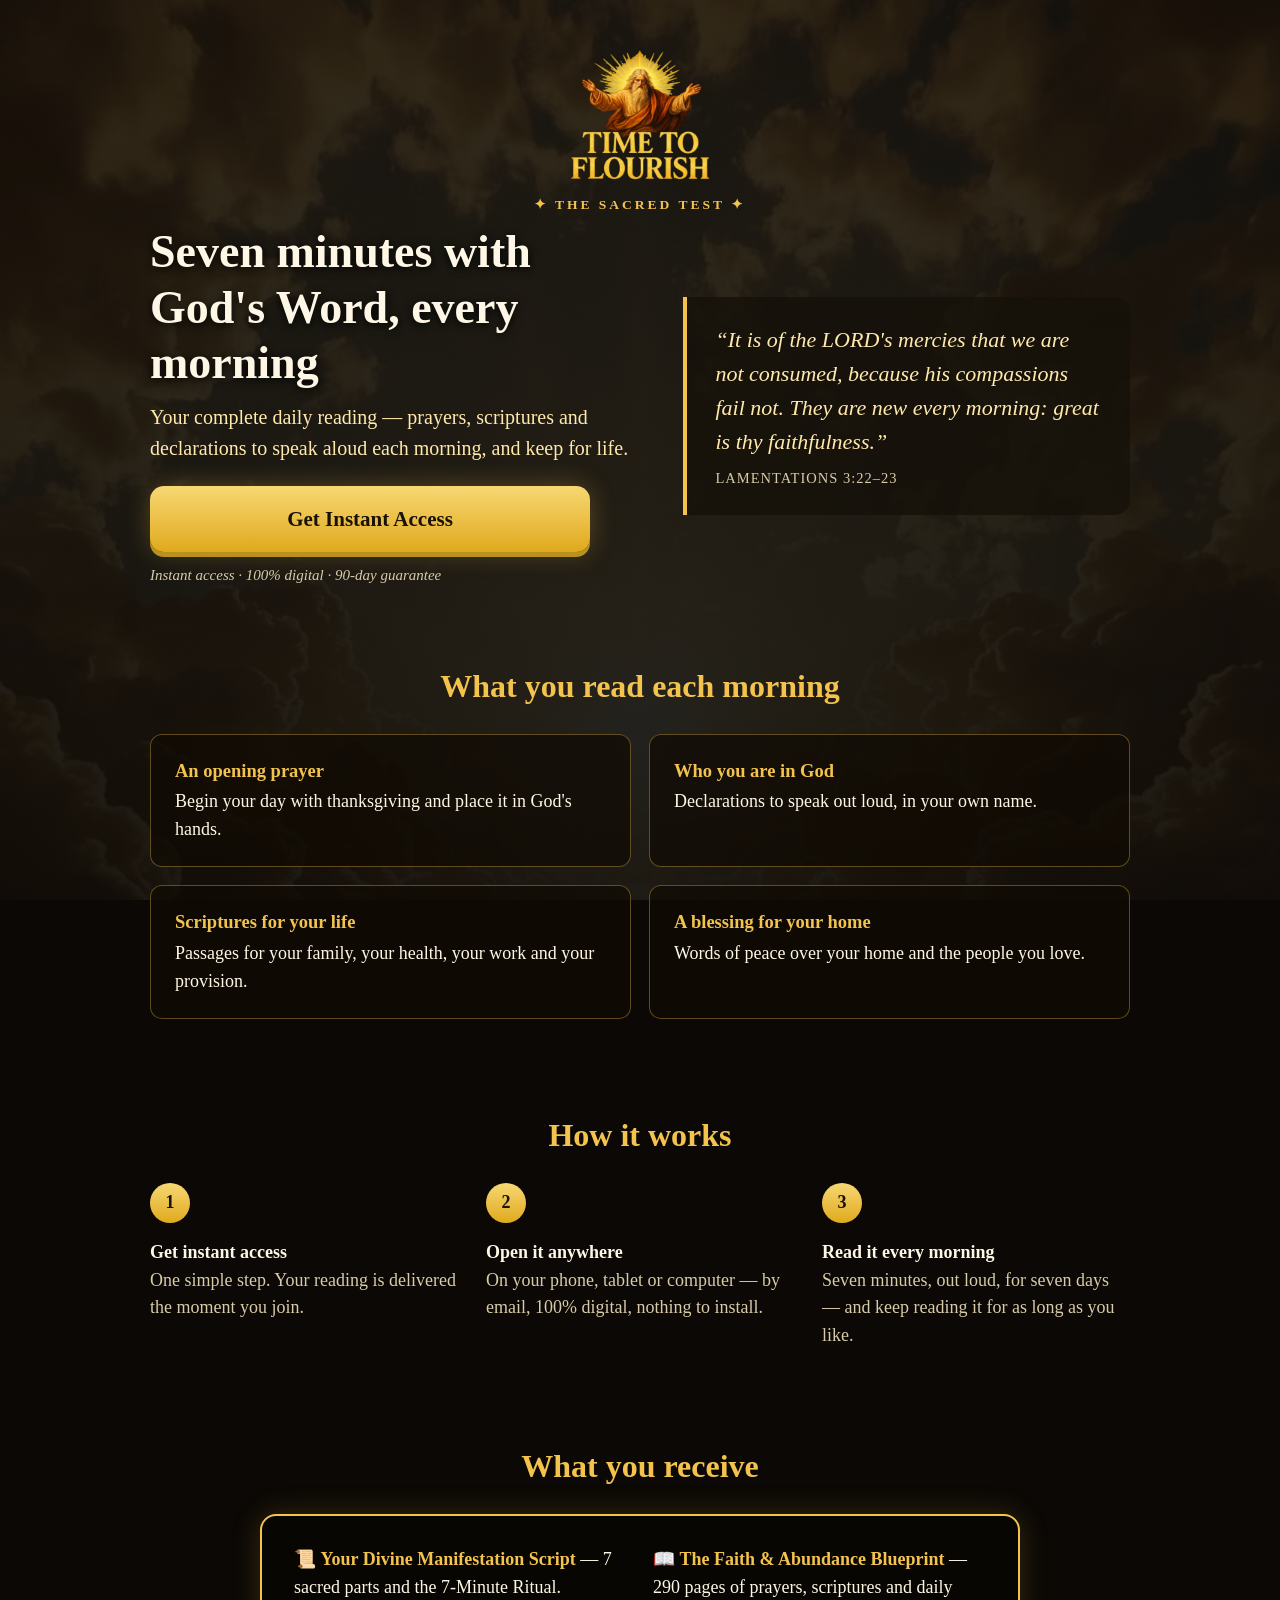
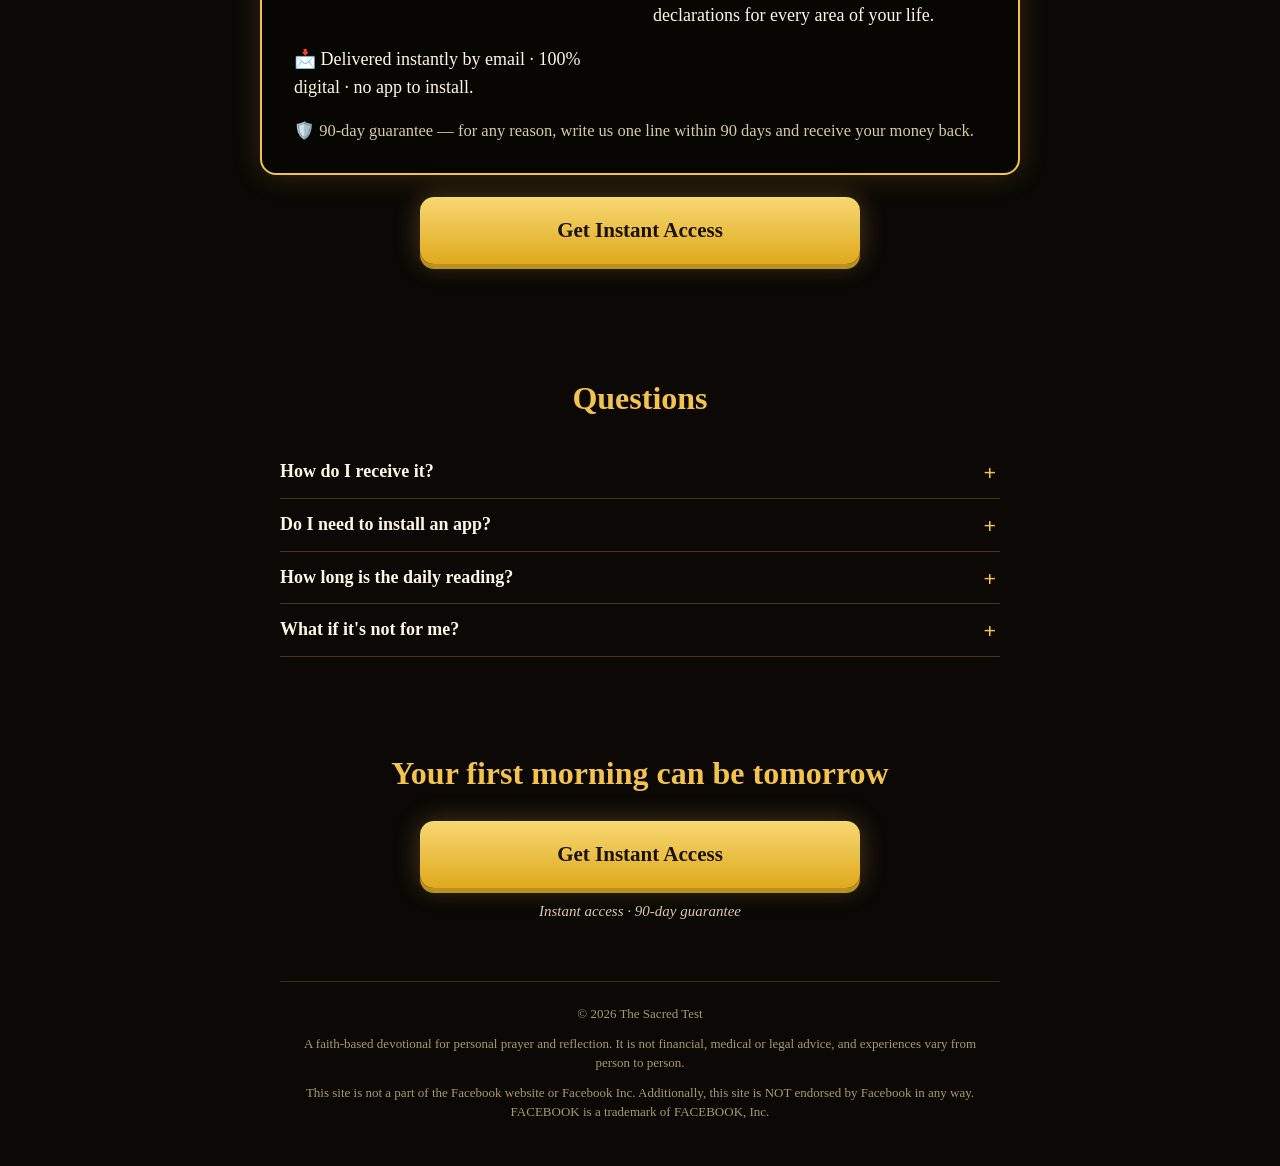
<file: index.html>
<!doctype html>
<html lang="en">
<head>
<meta charset="utf-8">
<meta name="viewport" content="width=device-width, initial-scale=1">
<!-- Nevian Track -->
<script async src="https://track.nevian.io/nv.js?w=67fb06a2"></script>
<title>The Sacred Test — Seven minutes with God's Word, every morning</title>
<meta name="description" content="Your complete daily reading of prayers, scriptures and declarations to read aloud every morning. Instant access, 100% digital, 90-day guarantee.">
<meta name="robots" content="noindex">
<meta property="og:type" content="website">
<meta property="og:title" content="The Sacred Test">
<meta property="og:description" content="Seven minutes with God's Word, every morning.">
<meta property="og:image" content="https://thesacredtest.com/thrive/media/voz/poster.jpg">
<link rel="preload" as="image" href="/thrive/media/thrive/logo-flourish.webp">
<style>
  :root { --gold:#f3c34e; --gold2:#f7d873; --gold3:#e0a91d; --edge:#b8911f; --ink:#1a1206; --cream:#fff7e6; --muted:#d8cba7; }
  * { box-sizing:border-box; }
  html { -webkit-text-size-adjust:100%; }
  body { margin:0; color:var(--cream); background:#0b0805; font:18px/1.55 Georgia, 'Times New Roman', serif; }
  body::before { content:""; position:fixed; inset:0; z-index:-1;
    background:linear-gradient(rgba(6,4,2,.80), rgba(6,4,2,.90)), url(/thrive/media/thrive/background.jpg) center top / cover no-repeat #0b0805; }
  main { max-width:560px; margin:0 auto; padding:0 18px; }
  section { padding:30px 0; }
  .center { text-align:center; }

  .hero { padding:34px 0 26px; text-align:center; }
  .logo { display:block; width:190px; height:auto; margin:0 auto 14px; }
  .kicker { margin:0 0 8px; font-size:13.5px; letter-spacing:3px; color:var(--gold); font-weight:bold; }
  h1 { margin:0 0 12px; font-size:31px; line-height:1.2; text-shadow:0 2px 10px #000; }
  .sub { margin:0 auto 22px; max-width:470px; color:#ffe9ab; font-size:18.5px; }

  h2 { margin:0 0 16px; font-size:24px; line-height:1.25; color:var(--gold); text-align:center; }

  .cta { display:block; width:100%; max-width:440px; margin:0 auto; text-align:center; text-decoration:none; font-weight:bold; font-size:21px; padding:17px 18px;
    border-radius:14px; background:linear-gradient(180deg, var(--gold2), var(--gold3)); color:var(--ink);
    box-shadow:0 5px 0 var(--edge), 0 0 26px rgba(243,195,78,.28); }
  .cta:active { transform:translateY(2px); box-shadow:0 2px 0 var(--edge); }
  .cta:focus-visible { outline:3px solid var(--cream); outline-offset:3px; }
  .micro { margin:12px 0 0; text-align:center; font-size:15px; color:var(--muted); font-style:italic; }

  .verse { margin:0; padding:18px 20px; border-left:4px solid var(--gold); background:rgba(21,17,10,.78); border-radius:0 12px 12px 0;
    font-size:19px; font-style:italic; color:#ffe9ab; }
  .verse cite { display:block; margin-top:8px; font-size:14.5px; font-style:normal; letter-spacing:1px; color:var(--muted); }

  .items { display:grid; gap:12px; margin:0 auto; padding:0; list-style:none; max-width:860px; }
  .items li { padding:16px 18px; border:1px solid rgba(243,195,78,.35); border-radius:12px; background:rgba(16,11,3,.72); }
  .items b { display:block; color:var(--gold); font-size:18.5px; margin-bottom:3px; }

  .steps { counter-reset:passo; display:grid; gap:16px; margin:0 auto; padding:0; list-style:none; max-width:860px; }
  .steps li { counter-increment:passo; position:relative; padding:2px 0 0 54px; min-height:40px; }
  .steps li::before { content:counter(passo); position:absolute; left:0; top:0; width:40px; height:40px; border-radius:50%;
    display:grid; place-items:center; font-weight:bold; color:var(--ink); background:linear-gradient(180deg, var(--gold2), var(--gold3)); }
  .steps b { display:block; color:var(--cream); }
  .steps span { color:var(--muted); }

  .card { max-width:620px; margin:0 auto; padding:22px 20px; border:2px solid var(--gold); border-radius:16px; background:rgba(8,6,3,.85); box-shadow:0 0 30px rgba(243,195,78,.18); }
  .card ul { margin:0 0 16px; padding:0; list-style:none; display:grid; gap:12px; }
  .card li b { color:var(--gold); }
  .guarantee { margin:0; font-size:16.5px; color:var(--muted); }

  .faq { max-width:720px; margin:0 auto; }
  details { border-bottom:1px solid rgba(243,195,78,.25); padding:12px 0; }
  summary { cursor:pointer; font-weight:bold; color:var(--cream); list-style:none; padding-right:28px; position:relative; }
  summary::-webkit-details-marker { display:none; }
  summary::after { content:"+"; position:absolute; right:4px; top:-2px; color:var(--gold); font-size:22px; }
  details[open] summary::after { content:"–"; }
  details p { margin:8px 0 0; color:var(--muted); }

  footer { max-width:720px; margin:10px auto 0; padding:22px 18px 34px; border-top:1px solid rgba(243,195,78,.2);
    font-size:13px; line-height:1.5; color:#a89a70; text-align:center; }
  footer p { margin:0 0 10px; }

  @media (min-width:880px) {
    main { max-width:1060px; padding:0 32px; }
    section { padding:48px 0; }
    .hero { padding:48px 0 30px; }
    .logo { width:150px; margin-bottom:10px; }
    h1 { font-size:46px; }
    h2 { font-size:32px; margin-bottom:28px; }
    .hero-grid { display:grid; grid-template-columns:1.05fr .95fr; gap:40px; align-items:center; text-align:left; max-width:980px; margin:0 auto; }
    .hero-copy h1 { margin-top:0; }
    .hero-copy .sub { margin-left:0; font-size:20px; max-width:none; }
    .hero-copy .cta { margin-left:0; }
    .hero-copy .micro { text-align:left; }
    .verse { font-size:22px; padding:26px 28px; border-radius:0 16px 16px 0; }
    .items { grid-template-columns:1fr 1fr; gap:18px; max-width:980px; }
    .items li { padding:22px 24px; }
    .steps { grid-template-columns:repeat(3,1fr); gap:28px; max-width:980px; }
    .steps li { padding:56px 0 0; min-height:0; }
    .steps li::before { left:0; top:0; }
    .card { max-width:760px; padding:30px 32px; }
    .card ul { grid-template-columns:1fr 1fr; gap:16px 26px; }
    .card .guarantee { grid-column:1 / -1; }
  }
</style>
</head>
<body>
<main>
  <section class="hero">
    <img class="logo" src="/thrive/media/thrive/logo-flourish.webp" width="800" height="733" alt="Time To Flourish">
    <p class="kicker center">✦ THE SACRED TEST ✦</p>
    <div class="hero-grid">
      <div class="hero-copy">
        <h1>Seven minutes with God's Word, every morning</h1>
        <p class="sub">Your complete daily reading — prayers, scriptures and declarations to speak aloud each morning, and keep for life.</p>
        <a class="cta" data-checkout href="#">Get Instant Access</a>
        <p class="micro">Instant access · 100% digital · 90-day guarantee</p>
      </div>
      <blockquote class="verse">“It is of the LORD's mercies that we are not consumed, because his compassions fail not. They are new every morning: great is thy faithfulness.”
        <cite>LAMENTATIONS 3:22–23</cite></blockquote>
    </div>
  </section>

  <section>
    <h2>What you read each morning</h2>
    <ul class="items">
      <li><b>An opening prayer</b>Begin your day with thanksgiving and place it in God's hands.</li>
      <li><b>Who you are in God</b>Declarations to speak out loud, in your own name.</li>
      <li><b>Scriptures for your life</b>Passages for your family, your health, your work and your provision.</li>
      <li><b>A blessing for your home</b>Words of peace over your home and the people you love.</li>
    </ul>
  </section>

  <section>
    <h2>How it works</h2>
    <ol class="steps">
      <li><b>Get instant access</b><span>One simple step. Your reading is delivered the moment you join.</span></li>
      <li><b>Open it anywhere</b><span>On your phone, tablet or computer — by email, 100% digital, nothing to install.</span></li>
      <li><b>Read it every morning</b><span>Seven minutes, out loud, for seven days — and keep reading it for as long as you like.</span></li>
    </ol>
  </section>

  <section>
    <h2>What you receive</h2>
    <div class="card">
      <ul>
        <li>📜 <b>Your Divine Manifestation Script</b> — 7 sacred parts and the 7-Minute Ritual.</li>
        <li>📖 <b>The Faith &amp; Abundance Blueprint</b> — 290 pages of prayers, scriptures and daily declarations for every area of your life.</li>
        <li>📩 Delivered instantly by email · 100% digital · no app to install.</li>
      </ul>
      <p class="guarantee">🛡️ 90-day guarantee — for any reason, write us one line within 90 days and receive your money back.</p>
    </div>
    <p class="center" style="margin-top:22px"><a class="cta" data-checkout href="#">Get Instant Access</a></p>
  </section>

  <section>
    <h2>Questions</h2>
    <div class="faq">
      <details><summary>How do I receive it?</summary><p>The moment you join, your Script and the Blueprint arrive by email, ready to read on your phone, tablet or computer.</p></details>
      <details><summary>Do I need to install an app?</summary><p>No. Everything is 100% digital and opens right in your email or browser — nothing to install.</p></details>
      <details><summary>How long is the daily reading?</summary><p>About 7 minutes, read out loud each morning, for 7 days in a row — and you can keep reading it for as long as you like.</p></details>
      <details><summary>What if it's not for me?</summary><p>You are covered by the 90-day guarantee: write us one line and receive your money back.</p></details>
    </div>
  </section>

  <section class="center">
    <h2>Your first morning can be tomorrow</h2>
    <a class="cta" data-checkout href="#">Get Instant Access</a>
    <p class="micro center">Instant access · 90-day guarantee</p>
  </section>
</main>
<footer>
  <p>© 2026 The Sacred Test</p>
  <p>A faith-based devotional for personal prayer and reflection. It is not financial, medical or legal advice, and experiences vary from person to person.</p>
  <p>This site is not a part of the Facebook website or Facebook Inc. Additionally, this site is NOT endorsed by Facebook in any way. FACEBOOK is a trademark of FACEBOOK, Inc.</p>
</footer>
<script>
  // >>> COLE AQUI O LINK DO CHECKOUT (ex.: "https://pay.kashpay.com/XXXX"). Vazio = botão inativo (prévia). <<<
  var CHECKOUT = "";
  (function () {
    var botoes = document.querySelectorAll('a[data-checkout]');
    if (!CHECKOUT) {
      // sem link ainda: o botão não leva a lugar nenhum
      botoes.forEach(function (a) { a.addEventListener('click', function (e) { e.preventDefault(); }); });
      return;
    }
    // leva as UTMs/fbclid do anúncio para o checkout (atribuição)
    var qs = location.search || "";
    var url = CHECKOUT + (qs ? (CHECKOUT.indexOf('?') === -1 ? qs : '&' + qs.slice(1)) : "");
    botoes.forEach(function (a) { a.href = url; });
  })();
</script>
</body>
</html>
</file>
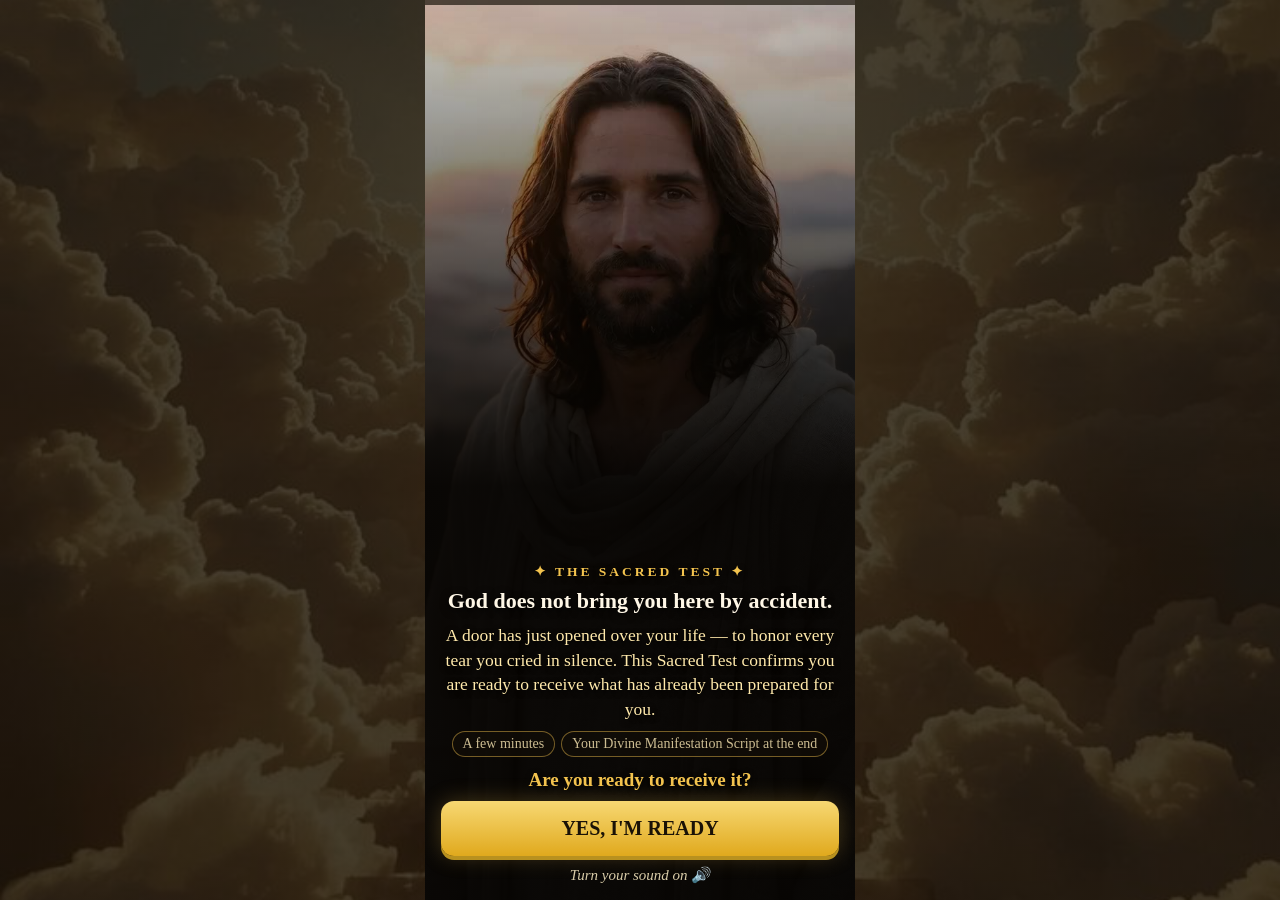
<file: thrive/index.html>
<!DOCTYPE html><html lang="en"><head><script>window.__pk="k3"</script><script>window.__ttfAB={"quiz_voz":0,"quiz_entrada":0}</script>
<meta name="robots" content="noindex, nofollow">
<meta charset="utf-8">
<meta name="viewport" content="width=device-width, initial-scale=1.0">
<!-- Nevian Track -->
<script async src="https://track.nevian.io/nv.js?w=67fb06a2"></script>

<script>

(function(){try{var s=sessionStorage,p=performance,n=((p.getEntriesByType&&p.getEntriesByType("navigation")[0])||{}).type;
if(!n&&p.navigation)n=p.navigation.type===2?"back_forward":p.navigation.type===1?"reload":"";
if(s.getItem("ttf_emb_on")==="1"&&s.getItem("flourish_offer")&&(n==="back_forward"||n==="reload")){window.__ttfIndo=1;
document.documentElement.style.visibility="hidden";location.replace("/thrive/seed/"+location.search);}}catch(e){}})();
</script>



<title>TIME TO FLOURISH</title>
<style>
  * { margin:0; padding:0; box-sizing:border-box; }
  html, body { min-height:100%; }
  body {
    font-family: Georgia, 'Times New Roman', serif;
    color: #fff7e6;
    min-height: 100vh;
    padding-bottom: 60px;
  }
  /* background image + 70% dark overlay */
  body::before {
    content:""; position:fixed; inset:0; z-index:-2;
    background:url('/thrive/media/thrive/background.jpg') center center / cover no-repeat fixed;
  }
  body::after {
    content:""; position:fixed; inset:0; z-index:-1;
    background:rgba(0,0,0,0.78);
  }

  /* ---------- SCREENS ---------- */
  .screen { display:none; }
  .screen.active { display:block; animation: fade .4s ease; }
  @keyframes fade { from{opacity:0; transform:translateY(12px);} to{opacity:1; transform:translateY(0);} }
  .wrap { max-width: 820px; margin:0 auto; padding: 26px 18px; text-align:center; }

  /* ---------- ENTRANCE ---------- */
  .logo { width: 300px; max-width: 78%; height:auto; margin: 6px auto 22px; display:block; filter: drop-shadow(0 0 22px rgba(243,195,78,.35)); }
  .lead { font-size: 30px; line-height: 1.4; font-weight: bold; margin: 6px auto 26px; max-width: 700px; }
  .lead .big { color:#f3c34e; }
  /* ---------- READY (first screen) ---------- */
  #ready .logo, #welcomeBack .logo { width:140px; margin-bottom:8px; }
  #emailScreen .logo { width:160px; margin-bottom:0; }
  .rtag { font-size:16px; letter-spacing:4px; color:#f3c34e; font-weight:bold; margin:0 auto 14px; }
  .door {
    width:64px; height:90px; margin:0 auto 18px; border-radius:32px 32px 6px 6px;
    border:2px solid #f3c34e;
    background: radial-gradient(ellipse at 50% 62%, #fffbe9 0%, #ffe9a6 22%, #f3c34e 48%, rgba(243,195,78,.18) 78%, rgba(243,195,78,0) 100%);
    animation: doorglow 2.4s ease-in-out infinite;
  }
  @keyframes doorglow {
    0%,100% { box-shadow: 0 0 22px rgba(243,195,78,.55), 0 0 60px rgba(243,195,78,.25); }
    50%     { box-shadow: 0 0 36px rgba(243,195,78,.9),  0 0 90px rgba(243,195,78,.45); }
  }
  .rhead { font-size:32px; line-height:1.25; margin:0 auto 14px; max-width:700px; }
  .rsub { font-size:20px; line-height:1.45; color:#ffe9ab; margin:0 auto 18px; max-width:640px; }
  .facts { display:flex; flex-wrap:wrap; justify-content:center; gap:8px; margin:0 auto 22px; max-width:640px; }
  .facts span { font-size:16px; color:#cdbd92; border:1px solid rgba(243,195,78,.45); border-radius:30px; padding:6px 14px; background:rgba(20,16,8,.55); }
  .ask { font-size:26px; font-weight:bold; color:#f3c34e; margin:0 auto 16px; }

  /* ---------- BIG CTA ---------- */
  .cta {
    font-family: inherit; font-size: 30px; font-weight:bold;
    padding: 22px 40px; border:none; border-radius: 14px;
    background: linear-gradient(180deg,#f7d873,#e0a91d); color:#1a1206;
    cursor:pointer; display:inline-block; width:100%; max-width:600px;
    box-shadow: 0 6px 0 #b8911f, 0 0 30px rgba(243,195,78,.25);
    transition: transform .08s ease;
  }
  .cta:hover { transform: translateY(-2px); }
  .cta:active { transform: translateY(3px); box-shadow:0 2px 0 #b8911f; }

  /* ---------- INPUTS ---------- */
  .name-input, .money-input {
    width: 100%; max-width: 600px; font-family: inherit; font-size: 30px;
    text-align:center; padding: 20px 16px; border: 3px solid #f3c34e; border-radius: 14px;
    background:#f7f3ea; color:#1a1206; outline:none; margin: 0 auto 20px; display:block; font-weight:bold;
  }
  .name-input::placeholder, .money-input::placeholder { color:#8a7c55; font-weight:normal; }

  /* ---------- AFFIRMATION GLOW BOX ---------- */
  .glowbox {
    max-width: 660px; margin: 40px auto; padding: 46px 30px; border-radius: 22px;
    border: 3px solid #f3c34e; background: rgba(10,8,4,.7);
    animation: glowpulse 2s ease-in-out infinite;
  }
  @keyframes glowpulse {
    0%,100% { box-shadow: 0 0 28px rgba(243,195,78,.45), inset 0 0 30px rgba(243,195,78,.12); }
    50%     { box-shadow: 0 0 60px rgba(243,195,78,.85), inset 0 0 45px rgba(243,195,78,.22); }
  }
  .glowbox .small { font-size: 24px; color:#ffe9ab; margin-bottom: 18px; }
  .glowbox .phrase { font-size: 36px; font-weight:bold; color:#f3c34e; line-height:1.25; margin: 22px auto; font-style:italic; }
  .glowbox .note { font-size: 20px; color:#cdbd92; margin-bottom: 30px; }

  /* ---------- EMAIL STEP + WELCOME BACK ---------- */
  .email-input { font-size: 24px; font-weight:normal; }
  .emhint { min-height: 0; font-size: 18px; color:#ffcf9e; margin: -8px auto 16px; }
  .emhint:empty { display:none; }
  .emhint button { background:none; border:none; padding:0; font:inherit; font-weight:bold; color:#f3c34e; text-decoration:underline; cursor:pointer; }
  .emsafe { font-size: 16px; color:#a89a70; margin-top: 18px; }
  .linkbtn { background:none; border:none; padding:10px; margin-top:14px; font-family:inherit; font-size:17px; color:#cdbd92; text-decoration:underline; cursor:pointer; }

  /* ---------- PERSISTENT HEADER ---------- */
  .qhead { text-align:center; padding-top: 14px; }
  .qhead .logo-sm { width: 110px; height:auto; margin: 0 auto 10px; display:block; }
  .hello { font-size: 24px; font-weight:bold; color:#f3c34e; margin-bottom: 16px; }
  .bal-label { font-size: 16px; letter-spacing: 3px; color:#9a9078; text-transform:uppercase; }
  .bal-value { font-size: 40px; font-weight:bold; color:#f3c34e; margin-top: 4px; animation: blink 1.6s ease-in-out infinite; }
  @keyframes blink { 0%,100%{opacity:1;} 50%{opacity:.55;} }

  .energy { max-width: 100%; margin: 22px auto 0; }
  .energy-row { display:flex; justify-content:space-between; font-size: 15px; font-style:italic; color:#b7a878; margin-bottom:6px; }
  .energy-track { height: 12px; width:100%; background:#1c1810; border-radius: 8px; overflow:hidden; border:1px solid #3a3018; }
  .energy-fill { height:100%; width:0%; background: linear-gradient(90deg,#e0a91d,#f7d873); transition: width .5s ease; border-radius:8px; }

  /* achievements strip — wraps to new lines so it never goes off-screen on mobile */
  .strip { display:flex; flex-wrap:wrap; justify-content:center; gap:8px; padding: 14px 2px 4px; margin-top: 12px; }
  .strip .thumb { width:52px; height:52px; border-radius:11px; border:2px solid #f3c34e; overflow:hidden; box-shadow:0 0 10px rgba(243,195,78,.4); }
  .strip .thumb img { width:100%; height:100%; object-fit:cover; display:block; }

  /* ---------- QUESTION CARD ---------- */
  .qcard {
    margin: 26px auto 0; max-width: 820px; padding: 34px 22px 30px;
    border-radius: 18px; background: rgba(8,6,3,.6); border:1px solid rgba(243,195,78,.25);
  }
  .tag {
    display:inline-block; font-size: 17px; padding: 7px 18px; border-radius: 30px;
    background: rgba(40,36,24,.8); color:#cdbd92; margin-bottom: 18px; border:1px solid #3a3018;
  }
  .question { font-size: 34px; line-height: 1.25; font-weight: bold; margin: 0 auto 30px; max-width: 740px; }

  .options { display:flex; flex-direction:column; gap:16px; max-width:720px; margin:0 auto; }
  .opt {
    font-family: inherit; font-size: 24px; font-weight:bold; line-height:1.3;
    padding: 22px 26px; border:none; border-radius: 12px;
    background: linear-gradient(180deg,#f7d873,#e0a91d); color:#1a1206; cursor:pointer; text-align:left;
    box-shadow: 0 0 18px rgba(243,195,78,.25); transition: transform .08s ease, filter .15s ease;
  }
  .opt:hover { filter:brightness(1.08); }
  .opt:active { transform: scale(.985); }

  /* ---------- TOP PROGRESS BAR ---------- */
  .progress-wrap { position: fixed; top:0; left:0; width:100%; height: 8px; background:#1c160c; z-index: 60; }
  .progress-bar { height:100%; width:0%; background:#f3c34e; transition: width .3s ease; }

  /* ---------- UNLOCK MODAL ---------- */
  .overlay {
    display:none; position:fixed; inset:0; z-index:80; background: rgba(0,0,0,.85);
    align-items:center; justify-content:center; padding: 20px; overflow-y:auto;
  }
  .overlay.active { display:flex; animation: fade .3s ease; }
  .modalcard {
    max-width: 520px; width:100%; margin:auto; text-align:center; padding: 36px 26px 30px;
    border-radius: 22px; background:#070503; border: 3px solid #f3c34e;
    box-shadow: 0 0 50px rgba(243,195,78,.55);
  }
  .modaltop { font-size: 30px; font-weight:bold; color:#f3c34e; letter-spacing:1px; margin-bottom: 22px; }
  .achimg {
    width: 170px; height:170px; margin: 0 auto 22px; border-radius: 18px; border:3px solid #f3c34e;
    overflow:hidden; box-shadow: 0 0 30px rgba(243,195,78,.5); background:#100b04;
  }
  .achimg img { width:100%; height:100%; object-fit:cover; display:block; }
  .slot-img { width:42px; height:42px; border-radius:8px; object-fit:cover; border:1px solid #f3c34e; }
  .portal-img { width:40px; height:40px; border-radius:8px; object-fit:cover; border:2px solid #f3c34e; }
  .achname { font-size: 40px; font-weight:bold; color:#f3c34e; margin-bottom: 14px; line-height:1.1; }
  .achsub { font-size: 24px; line-height:1.35; margin: 0 auto 24px; max-width: 440px; }
  .balbox {
    font-size: 30px; font-weight:bold; color:#f3c34e; background:#15110a; border:2px solid #6a5418;
    border-radius: 14px; padding: 20px; margin: 0 auto 22px;
  }
  .modalcard .cta { font-size: 26px; padding: 20px; }

  /* ---------- INSIGHT / COMMIT MODALS ---------- */
  .insight-lead { font-size: 27px; font-weight:bold; color:#f3c34e; line-height:1.25; margin: 0 auto 16px; max-width:460px; }
  .modalcard .achsub b { color:#ffe9ab; }
  .verse {
    font-size: 22px; font-style:italic; color:#ffe9ab; line-height:1.35;
    border-left: 4px solid #f3c34e; background:rgba(21,17,10,.8);
    padding: 12px 16px; margin: 0 auto 18px; max-width:440px; text-align:left;
  }
  .verse span { display:block; font-style:normal; font-size:15px; color:#cdbd92; margin-top:6px; letter-spacing:1px; }
  .cta2 { margin-top: 12px; background: transparent; color:#f3c34e; border:2px solid #f3c34e; box-shadow:none; }
  .modalcard .cta2 { font-size: 20px; padding: 14px; }

  /* ---------- SCRIPT PREVIEW ---------- */
  #previewScreen .rhead { margin-top: 10px; }
  .scriptcard {
    max-width: 640px; margin: 8px auto 20px; padding: 28px 26px 22px; text-align:left;
    border-radius: 16px; border: 2px solid #f3c34e;
    background: linear-gradient(180deg, #f8f1de 0%, #efe3c3 100%); color:#2a1d08;
    box-shadow: 0 0 40px rgba(243,195,78,.35);
  }
  .sc-title { font-size: 19px; font-weight:bold; letter-spacing:2px; color:#7a5310; text-align:center; }
  .sc-date { font-size: 14px; color:#8a6a2a; text-align:center; margin: 4px 0 18px; font-style:italic; }
  .sc-sec { font-size: 21px; font-weight:bold; color:#6b4508; margin: 10px 0 8px; }
  .sc-line { font-size: 19px; line-height:1.5; margin: 0 0 10px; }
  .sc-sealed { position:relative; }
  .sc-blur { filter: blur(5px); user-select:none; pointer-events:none; }
  .sc-lock {
    margin-top: 14px; padding: 12px 14px; border-radius: 10px; font-size: 15px; line-height:1.45;
    background: rgba(42,29,8,.08); border: 1px dashed #b28a3a; color:#5a3c0c; text-align:center;
  }
  .pv-focus { max-width: 640px; margin: 0 auto 18px; text-align:left; }
  .pv-focus:empty { display:none; }
  .pv-ftitle { font-size: 19px; font-weight:bold; color:#f3c34e; margin-bottom: 8px; text-align:center; }
  .pv-fitem { font-size: 18px; line-height:1.4; color:#fff7e6; padding: 8px 12px; border-radius: 10px; background:rgba(20,16,8,.6); border:1px solid rgba(243,195,78,.3); margin-bottom: 8px; }
  .pv-fitem b { color:#ffe9ab; }

  /* ---------- LOADING SCREEN ---------- */
  .loadwrap { max-width: 720px; margin: 0 auto; padding: 40px 20px; text-align:center; }
  .loadwrap h2 { font-size: 38px; color:#f3c34e; line-height:1.2; margin-bottom: 16px; }
  .loadwrap .sub { font-size: 22px; color:#cdbd92; margin-bottom: 28px; }
  .load-status { font-size: 24px; font-weight:bold; min-height: 32px; margin-bottom: 14px; }
  .load-track { height: 22px; width:100%; max-width:560px; margin:0 auto; background:#1c1810; border-radius: 12px; overflow:hidden; border:2px solid #3a3018; }
  .load-fill { height:100%; width:0%; background: linear-gradient(90deg,#e0a91d,#f7d873); transition: width .2s linear; }
  .load-pct { font-size: 44px; font-weight:bold; color:#f3c34e; margin: 16px 0 30px; }

  /* ---------- WINNERS ---------- */
  .winners { display:grid; grid-template-columns:repeat(2,1fr); gap:14px; max-width:520px; margin:16px auto 6px; }
  .winner img { width:100%; aspect-ratio:1/1; object-fit:cover; border-radius:14px; border:3px solid #f3c34e; display:block; box-shadow:0 0 16px rgba(243,195,78,.3); }
  .winner .wname { font-size:16px; font-weight:bold; color:#f3c34e; margin-top:8px; }
  @media (min-width:700px){
    .winners { grid-template-columns:repeat(4,1fr); max-width:820px; }
  }

  /* ---------- OFFER PAGE ---------- */
  .offer { max-width: 760px; margin:0 auto; text-align:center; }
  .offer h1 { font-size: 42px; line-height:1.15; color:#f3c34e; margin: 10px auto 18px; }
  .offer h2 { font-size: 32px; line-height:1.2; color:#f3c34e; margin: 40px auto 18px; }
  .offer p { font-size: 23px; line-height:1.5; margin: 0 auto 16px; }
  .offer .quote { font-size: 25px; font-style:italic; color:#ffe9ab; border-left: 6px solid #f3c34e; padding:14px 20px; margin: 22px auto; background:rgba(21,17,10,.7); text-align:left; max-width:680px; }
  .offer .divider { height:4px; width:120px; background:#f3c34e; margin: 38px auto; border-radius:4px; }
  .offer .stat { font-size: 28px; font-weight:bold; color:#fff; background:rgba(21,17,10,.7); border:3px solid #f3c34e; border-radius:12px; padding:18px; margin:14px auto; max-width:560px; }

  .portals { display:grid; grid-template-columns:repeat(2,1fr); gap:14px; margin: 26px auto 10px; max-width:640px; }
  .portal { font-size: 22px; font-weight:bold; padding:20px 12px; border:3px solid #f3c34e; border-radius:14px; background:rgba(22,18,10,.7); color:#fff7e6; display:flex; align-items:center; justify-content:center; gap:8px; min-height:80px; box-shadow:0 0 16px rgba(243,195,78,.25); }
  .portal .emo { font-size: 26px; }

  .seeds { display:flex; flex-direction:column; gap:34px; max-width:600px; margin:30px auto 0; }
  .seed { font-family: inherit; font-size: 27px; font-weight:bold; padding: 24px 20px; border:none; border-radius:16px; background: linear-gradient(180deg,#f7d873,#e0a91d); color:#1a1206; cursor:pointer; box-shadow: 0 6px 0 #b8911f; transition: transform .08s ease; }
  .seed small { display:block; font-size:18px; font-weight:bold; opacity:.7; margin-top:4px; }
  .seed:hover { transform: translateY(-2px); }
  .seed:active { transform: translateY(3px); box-shadow:0 2px 0 #b8911f; }
  .seed.free { background: linear-gradient(180deg,#86e58a,#3fae45); box-shadow:0 6px 0 #2c7e30; }
  /* each seed = product image (square, mobile-optimized) + gold CTA button below */
  .seed-block { width:100%; max-width:420px; margin:0 auto; display:flex; flex-direction:column; gap:12px; }
  .seed-card { background:none; box-shadow:none; padding:0; border:3px solid #f3c34e; border-radius:16px; overflow:hidden; aspect-ratio:1/1; width:100%; line-height:0; }
  .seed-card img { width:100%; height:100%; object-fit:cover; display:block; }
  .seed-card:hover { filter:brightness(1.06); box-shadow:0 0 22px rgba(243,195,78,.45); }
  .seed-card:active { transform: translateY(1px); }
  .seed-cta { width:100%; max-width:none; font-size:23px; padding:18px; }

  /* ---------- COMPLIANCE FOOTER ---------- */
  .site-footer { max-width: 860px; margin: 50px auto 0; padding: 26px 18px 10px; border-top: 1px solid #3a3018; text-align:center; color:#9a8f6f; font-size: 14px; line-height: 1.7; }
  .site-footer a { color:#cdb86a; text-decoration:underline; }
  .foot-links { display:flex; flex-wrap:wrap; gap:18px; justify-content:center; margin-bottom:14px; font-weight:bold; }
  .foot-legal { margin-bottom:10px; }
  .foot-disc { font-style:italic; opacity:.85; max-width:640px; margin:0 auto; }

  @media (max-width:600px){
    .lead { font-size: 23px; }
    .site-footer { font-size: 13px; }
    .foot-links { gap: 12px 16px; }
    .glowbox .phrase { font-size: 27px; }
    .question { font-size: 27px; }
    .opt { font-size: 20px; padding:18px; }
    .name-input, .money-input { font-size: 24px; }
    .bal-value { font-size: 32px; }
    .achname { font-size: 30px; }
    .achsub { font-size: 20px; }
    .offer h1 { font-size: 29px; }
    .offer h2 { font-size: 24px; }
    .offer p { font-size: 20px; }
    .portals { grid-template-columns:1fr; }
    .seed { font-size: 21px; }
    .seed-cta { font-size: 19px; padding: 15px; }
    .strip .thumb { width:46px; height:46px; }
    .loadwrap h2 { font-size: 28px; }
  }

  /* ---------- MOBILE APP SHELL ----------
     One screen = one viewport. The page itself never scrolls, so answering a
     question can't jump the scroll position, the URL bar never collapses (which
     is what exposed the white strip), and a long screen scrolls inside itself. */
  @media (max-width:760px){
    /* nothing white can show through, even for a frame */
    html { background:#0a0805; }
    html, body { height:100%; overflow:hidden; }
    body {
      min-height:0; padding-bottom:0;
      display:flex; flex-direction:column;
      overscroll-behavior:none;   /* no pull-to-refresh, no rubber-banding */
    }
    /* background-attachment:fixed is unreliable on mobile Safari. The pseudo
       element is already position:fixed, so this changes nothing visually. */
    body::before { background-attachment:scroll; }

    .screen.active { display:flex; flex-direction:column; flex:1; min-height:0; }
    .screen.active > .wrap {
      flex:1; min-height:0; width:100%;
      display:flex; flex-direction:column;
      padding:14px 16px 18px;
      overflow-y:auto; -webkit-overflow-scrolling:touch;
    }

    /* question screen: header pinned, only the answers scroll if they must */
    #questionScreen > .wrap { overflow:hidden; }
    #questionScreen .qhead { flex-shrink:0; padding-top:2px; }
    #questionScreen .qcard {
      flex:1; min-height:0; margin-top:10px; padding:16px 14px;
      display:flex; flex-direction:column;
    }
    #questionScreen #qbody {
      flex:1; min-height:0; overflow-y:auto; -webkit-overflow-scrolling:touch;
    }

    /* compact header so the answers fit without scrolling on a normal phone */
    .qhead .logo-sm { width:58px; margin-bottom:2px; }
    .hello { font-size:16px; margin-bottom:4px; }
    .bal-label { font-size:10px; letter-spacing:2px; }
    .bal-value { font-size:24px; margin-top:0; }
    .energy { margin-top:8px; }
    .energy-row { font-size:10px; margin-bottom:3px; }
    .energy-track { height:8px; }
    .strip { gap:5px; padding:6px 2px 0; margin-top:4px; }
    .strip .thumb { width:32px; height:32px; border-radius:7px; border-width:1px; }
    .tag { font-size:11px; padding:4px 11px; margin-bottom:8px; }
    .question { font-size:19px; line-height:1.25; margin-bottom:12px; }
    .options { gap:9px; }
    .opt { font-size:15px; line-height:1.25; padding:13px 15px; border-radius:10px; }
    .money-input { font-size:20px; padding:14px 12px; margin-bottom:12px; }
    .qcard .cta { font-size:18px; padding:14px 20px; }

    /* keyboard open: the shell shrinks to the visible area above the keyboard
       (--vvh comes from visualViewport) and the question header steps aside,
       so the field and its button stay in view while typing */
    html.kb-open, html.kb-open body { height:var(--vvh, 100%); }
    html.kb-open #questionScreen .qhead { display:none; }
    html.kb-open #questionScreen .qcard { margin-top:0; }

    /* entrance + affirmation: the CTA must be above the fold, not scrolled to */
    #entrance .logo { width:120px; margin:0 auto 12px; }
    /* ready screen has to fit a ~600px in-app browser without scrolling */
    #ready .wrap { justify-content:center; }
    #ready .logo { width:92px; margin:0 auto 6px; }
    .rtag { font-size:12px; letter-spacing:3px; margin-bottom:10px; }
    .door { width:52px; height:72px; border-radius:26px 26px 4px 4px; margin-bottom:12px; }
    .rhead { font-size:21px; margin-bottom:8px; }
    .rsub { font-size:16px; line-height:1.4; margin-bottom:12px; }
    .facts { gap:6px; margin-bottom:14px; }
    .facts span { font-size:12px; padding:4px 10px; }
    .ask { font-size:19px; margin-bottom:12px; }
    .lead { font-size:18px; line-height:1.35; margin:2px auto 16px; }
    .name-input { font-size:20px; padding:14px 12px; margin-bottom:14px; }
    .cta { font-size:20px; padding:16px 24px; }
    #affirmation .glowbox, #emailScreen .glowbox { padding:24px 16px; margin:14px auto; border-radius:16px; }
    #emailScreen .logo, #welcomeBack .logo { width:92px; margin:0 auto 6px; }
    html.kb-open #emailScreen .logo { display:none; }
    html.kb-open #emailScreen .glowbox { margin-top:0; }
    .email-input { font-size:18px; }
    .emhint { font-size:15px; margin:-6px auto 12px; }
    .emsafe { font-size:13px; margin-top:12px; }
    #welcomeBack .wrap { justify-content:center; }
    .linkbtn { font-size:15px; margin-top:8px; }
    .glowbox .small { font-size:16px; margin-bottom:10px; }
    .glowbox .phrase { font-size:21px; line-height:1.25; margin:12px auto; }
    .glowbox .note { font-size:14px; margin-bottom:18px; }

    /* unlock modal has to fit too */
    .modalcard { padding:22px 18px 20px; }
    .modaltop { font-size:20px; margin-bottom:12px; }
    .achimg { width:110px; height:110px; margin-bottom:14px; }
    .achname { font-size:24px; margin-bottom:8px; }
    .achsub { font-size:16px; margin-bottom:14px; }
    .balbox { font-size:20px; padding:12px; margin-bottom:14px; }
    .modalcard .cta { font-size:18px; padding:14px; }

    /* insight / commit modals */
    .insight-lead { font-size:19px; margin-bottom:10px; }
    .verse { font-size:16px; padding:9px 12px; margin-bottom:12px; }
    .verse span { font-size:12px; }
    .modalcard .cta2 { font-size:16px; padding:11px; margin-top:8px; }

    /* script preview */
    #previewScreen .rhead { margin-top:2px; }
    .scriptcard { padding:16px 14px 14px; margin:4px auto 12px; border-radius:12px; }
    .sc-title { font-size:13px; letter-spacing:1px; }
    .sc-date { font-size:11px; margin-bottom:10px; }
    .sc-sec { font-size:15px; margin:6px 0 5px; }
    .sc-line { font-size:14px; line-height:1.45; margin-bottom:7px; }
    .sc-lock { font-size:12px; padding:9px 10px; margin-top:8px; }
    .pv-ftitle { font-size:15px; margin-bottom:6px; }
    .pv-fitem { font-size:13.5px; padding:7px 10px; margin-bottom:6px; }
    #previewScreen .facts { margin-bottom:12px; }
  }
</style>

<script>
(function () {
  var KEYS = ['utm_source','utm_medium','utm_campaign','utm_content','utm_term',
              'fbclid','gclid','ttclid','xcod','sck'];
  var STORE = 'pf_tracking';
  function read(){ try { return JSON.parse(localStorage.getItem(STORE) || '{}'); } catch(e){ return {}; } }
  // capture on landing; merge so a later page view never wipes the original source
  try {
    var q = new URLSearchParams(location.search), saved = read(), dirty = false;
    KEYS.forEach(function (k) {
      var v = q.get(k);
      if (v && saved[k] !== v) { saved[k] = v; dirty = true; }
    });
    if (dirty) localStorage.setItem(STORE, JSON.stringify(saved));
  } catch (e) {}
  window.pfTrackingParams = function () {
    var saved = read(), parts = [];
    for (var k in saved) {
      if (saved[k]) parts.push(encodeURIComponent(k) + '=' + encodeURIComponent(saved[k]));
    }
    return parts.join('&');
  };
  // Only fills gaps: never overwrites a param already present on the outbound URL.
  window.pfWithTracking = function (url) {
    var saved = read(), existing, parts = [];
    try { existing = new URLSearchParams(url.split('?')[1] || ''); }
    catch (e) { existing = null; }
    for (var k in saved) {
      if (!saved[k]) continue;
      if (existing && existing.get(k)) continue;
      parts.push(encodeURIComponent(k) + '=' + encodeURIComponent(saved[k]));
    }
    if (!parts.length) return url;
    return url + (url.indexOf('?') === -1 ? '?' : '&') + parts.join('&');
  };
})();
</script>


<script>
(function () {
  try { if (/[?&]novo=1(&|$)/.test(location.search)) { localStorage.removeItem('flourish_done'); localStorage.removeItem('flourish_prog'); } } catch (e) {}
  var KEY = 'ttf_quiz_ab', BASE = 'voz', arm = 'classico', como = 'fora', ligado = false, forca = null;
  try { if (window.__ttfAB && typeof window.__ttfAB.quiz_voz !== 'undefined') ligado = !!window.__ttfAB.quiz_voz; } catch (e) {}
  try { forca = new URLSearchParams(location.search).get('voz'); } catch (e) {}
  if (forca === '1' || forca === '0') { arm = forca === '1' ? 'voz' : 'classico'; como = 'forcado'; }
  else if (ligado || BASE === 'voz') {
    var feito = null, salvo = null;
    try { feito = JSON.parse(localStorage.getItem('flourish_done') || 'null'); } catch (e) {}
    var jaTerminou = !!(feito && feito.name && Array.isArray(feito.answers) && Date.now() - (feito.ts || 0) < 30 * 24 * 3600 * 1000);
    if (!jaTerminou) {
      if (ligado) {
        try { salvo = localStorage.getItem(KEY); } catch (e) {}
        if (salvo === 'voz' || salvo === 'classico') { arm = salvo; como = 'salvo'; }
        else { arm = Math.random() < 0.5 ? 'voz' : 'classico'; como = 'sorteio'; try { localStorage.setItem(KEY, arm); } catch (e) {} }
      } else { arm = 'voz'; como = 'todos'; }
      try { (window.dataLayer = window.dataLayer || []).push({ event: 'quiz_step', quiz_event: 'voz_ab', quiz_q: 'thrive', quiz_answer: arm, quiz_ms: undefined, quiz_amount: undefined }); } catch (e) {}
    }
  }
  window.__quizArm = arm; window.__quizArmComo = como;
  if (arm !== 'voz') return;
  // teste da 1ª tela do narrado (quiz_entrada)
  var EKEY = 'ttf_entrada_ab', entrada = 'atual', eLigado = false, eForca = null;
  try { if (window.__ttfAB && typeof window.__ttfAB.quiz_entrada !== 'undefined') eLigado = !!window.__ttfAB.quiz_entrada; } catch (e) {}
  try { eForca = new URLSearchParams(location.search).get('entrada'); } catch (e) {}
  if (eForca === 'classica' || eForca === 'atual') entrada = eForca;
  else if (eLigado && como !== 'forcado') {
    var eSalvo = null;
    try { eSalvo = localStorage.getItem(EKEY); } catch (e) {}
    if (eSalvo === 'classica' || eSalvo === 'atual') entrada = eSalvo;
    else { entrada = Math.random() < 0.5 ? 'classica' : 'atual'; try { localStorage.setItem(EKEY, entrada); } catch (e) {} }
    try { (window.dataLayer = window.dataLayer || []).push({ event: 'quiz_step', quiz_event: 'entrada_ab', quiz_q: 'thrive', quiz_answer: entrada, quiz_ms: undefined, quiz_amount: undefined }); } catch (e) {}
  }
  window.__vzEntrada = entrada;
  var h = document.documentElement, solta = function () { h.className = h.className.replace(/\s*\bvz-pending\b/g, ''); };
  if (entrada !== 'classica') {
    var s = document.createElement('style');
    s.textContent = 'html.vz-pending{background:#000}html.vz-pending body{visibility:hidden}';
    document.head.appendChild(s);
    h.className += ' vz-pending';
    setTimeout(solta, 4000);
  }
  ['dados.js', 'voz.js'].forEach(function (f) {
    var j = document.createElement('script'); j.src = '/thrive/media/voz/' + f + '?v=21'; j.async = false; j.onerror = solta;
    document.head.appendChild(j);
  });
})();
</script>

</head>
<body>


<div class="progress-wrap"><div class="progress-bar" id="progressBar"></div></div>


<div class="screen active" id="ready">
  <div class="wrap">
    <img src="/thrive/media/thrive/logo-flourish.webp" alt="Time To Flourish" class="logo" id="logoImg" width="800" height="733">
    <div class="rtag">✦ THE SACRED TEST ✦</div>
    <div class="door" aria-hidden="true"></div>
    <h1 class="rhead">God does not bring you here by accident.</h1>
    <p class="rsub">A door has just opened over your life — to honor every tear you cried in silence. This Sacred Test confirms you are ready to receive what has already been prepared for you.</p>
    <div class="facts"><span>A few minutes</span><span>Your Divine Manifestation Script at the end</span></div>
    <div class="ask">Are you ready to receive it?</div>
    <button class="cta" id="readyBtn">YES, I'M READY</button>
  </div>
</div>


<div class="screen" id="entrance">
  <div class="wrap">
    <img src="/thrive/media/thrive/logo-flourish.webp" alt="Time To Flourish" class="logo" width="800" height="733">
    <div class="lead">
      Before the door opens…<br><br>
      <span class="big">Write your name below. Your Sacred Test will be prepared in your name.</span>
    </div>
    <input type="text" id="nameInput" class="name-input" placeholder="Your first name" autocomplete="given-name">
    <button class="cta" id="startBtn">START MY SACRED TEST</button>
  </div>
</div>


<div class="screen" id="affirmation">
  <div class="wrap">
    <img src="/thrive/media/thrive/logo-flourish.webp" alt="Time To Flourish" class="logo" style="width:160px;">
    <div class="glowbox">
      <div class="small" id="affName"></div>
      <div class="note">Repeat this phrase out loud:</div>
      <div class="phrase">"The life of my dreams begins with my choice."</div>
      <div class="note">Only click continue after repeating it out loud.</div>
      <button class="cta" id="affBtn">Continue Journey</button>
    </div>
  </div>
</div>


<div class="screen" id="questionScreen">
  <div class="wrap">
    <div class="qhead">
      <img src="/thrive/media/thrive/logo-flourish.webp" alt="Time To Flourish" class="logo-sm">
      <div class="hello" id="hello"></div>
      <div class="bal-label">Account Balance</div>
      <div class="bal-value" id="balValue">$0.00</div>
      <div class="energy">
        <div class="energy-row"><span>Your energy is aligning with the divine...</span><span id="energyPct">5%</span></div>
        <div class="energy-track"><div class="energy-fill" id="energyFill"></div></div>
      </div>
      <div class="strip" id="strip"></div>
    </div>
    <div class="qcard">
      <div class="tag" id="qtag"></div>
      <div class="question" id="qtext"></div>
      <div id="qbody"></div>
    </div>
  </div>
</div>


<div class="screen" id="loading">
  <div class="wrap">
    <div class="loadwrap">
      <h2 id="loadTitle"></h2>
      <div class="sub">Processing your answers with divine precision</div>
      <div class="load-status" id="loadStatus">Starting transformation...</div>
      <div class="load-track"><div class="load-fill" id="loadFill"></div></div>
      <div class="load-pct" id="loadPct">0%</div>
      <h2 style="font-size:26px;">Unlocked Portals</h2>
      <div class="portals" id="loadPortals"></div>
      <p style="font-size:21px;color:#cdbd92;margin-top:24px;" id="loadFoot"></p>
    </div>
  </div>
</div>


<div class="screen" id="previewScreen">
  <div class="wrap">
    <div class="rtag">✦ YOUR SCRIPT IS READY ✦</div>
    <h1 class="rhead" id="pvHead">Here is how your Divine Manifestation Script begins…</h1>
    <div class="scriptcard">
      <div class="sc-title" id="pvTitle">YOUR DIVINE MANIFESTATION SCRIPT</div>
      <div class="sc-date" id="pvDate"></div>
      <div class="sc-sec">Opening Invocation</div>
      <p class="sc-line">Father in heaven, on this new day I come before You.</p>
      <p class="sc-line" id="pvL2"></p>
      <p class="sc-line">I do not come with hands full of merits. I come with an open heart, just as I am.</p>
      <div class="sc-sealed" aria-hidden="true">
        <p class="sc-line sc-blur">Lord Jesus, You who know my name and my story, stay beside me while I pray.</p>
        <div class="sc-sec sc-blur">Who I Am in God</div>
        <p class="sc-line sc-blur" id="pvL4"></p>
        <p class="sc-line sc-blur">I am not a mistake and I am not an accident. God thought of me before I was born.</p>
      </div>
      <div class="sc-lock">🔒 Sealed in your name: <b>Who I Am in God · Breaking the Blocks · Opening the Doors — Abundance · Blessing of the Home and Family · The Seed and the Harvest · Final Seal</b></div>
    </div>
    <div class="pv-focus" id="pvFocus"></div>
    <div class="facts"><span>7 minutes every morning</span><span>7 days in a row</span><span>Spoken out loud, in your name</span></div>
    <button class="cta" id="pvBtn">SEND ME MY COMPLETE SCRIPT ✦</button>
  </div>
</div>


<div class="screen" id="emailScreen">
  <div class="wrap">
    <img src="/thrive/media/thrive/logo-flourish.webp" alt="Time To Flourish" class="logo">
    <div class="glowbox">
      <div class="small" id="emName"></div>
      <div class="phrase" style="font-style:normal;">Where should we send your complete Divine Manifestation Script?</div>
      <div class="note">Enter the email where you want to receive it. It was written in your name, word by word.</div>
      <input type="email" id="emailInput" class="name-input email-input" placeholder="your@email.com" autocomplete="email" inputmode="email" autocapitalize="off" autocorrect="off" spellcheck="false">
      <div class="emhint" id="emHint"></div>
      <button class="cta" id="emailBtn">SEND MY SCRIPT ✦</button>
      <div class="emsafe">🔒 Private. We use your email to deliver your Script and your next steps, and we never sell it. <a href="/ttf-privacy" target="_blank" rel="noopener" style="color:inherit;text-decoration:underline;">Privacy Policy</a></div>
    </div>
  </div>
</div>


<div class="screen" id="welcomeBack">
  <div class="wrap">
    <img src="/thrive/media/thrive/logo-flourish.webp" alt="Time To Flourish" class="logo">
    <div class="rtag">✦ YOUR SCRIPT IS READY ✦</div>
    <div class="door" aria-hidden="true"></div>
    <h1 class="rhead" id="wbHead">Your Divine Manifestation Script is waiting for you.</h1>
    <p class="rsub">You already completed your Sacred Test. Your answers are saved, and the door is still open.</p>
    <button class="cta" id="wbBtn">OPEN MY SCRIPT ✦</button>
    <button class="linkbtn" id="wbRetake">Take the Sacred Test again</button>
  </div>
</div>


<div class="screen" id="finalScreen">
  <div class="wrap"><div class="offer" id="offer"></div></div>
</div>


<div class="overlay" id="overlay">
  <div class="modalcard" id="modalcard"></div>
</div>

<script>
const $ = id => document.getElementById(id);





window.dataLayer = window.dataLayer || [];
let qzShownAt = Date.now();
function qz(ev, data){
  try {
    const p = Object.assign({ event: 'quiz_step', quiz_event: ev, quiz_q: undefined, quiz_answer: undefined, quiz_ms: undefined, quiz_amount: undefined }, data || {});
    window.dataLayer.push(p);
  } catch(e){}
}


const questions = [
  // BLOCK 1 — Financial Awakening
  
  { type:"range", text:"[NAME], if you looked at your bank account today, how much would you have available?",
    options:[
      { label:"Almost nothing ($0)", v:0,     k:"0" },
      { label:"Less than $100",      v:87,    k:"lt100" },
      { label:"$100 to $1,000",      v:550,   k:"100_1k" },
      { label:"$1,000 to $10,000",   v:5000,  k:"1k_10k" },
      { label:"More than $10,000",   v:25000, k:"gt10k" },
    ] },
  { type:"choice", text:"[NAME], do you feel like you're living the life God dreamed for you?",
    options:["Yes, but I know I can live more","No, I feel I'm far from it","Sometimes I wonder about this..."] },
  { type:"choice", text:"How often do you feel an emptiness in your chest... as if something is missing?",
    options:["Every day","A few times a week","Rarely"] },
  { type:"choice", text:"Do you feel stuck in the same negative cycles for years?",
    options:["Yes, it feels like a loop","Sometimes I feel this","I'm not sure"] },
  { type:"choice", text:"If the life you live today was the direct result of your own choices... would you be satisfied?",
    options:["No, I want to change","More or less","Yes, but I want more"] },
  { type:"choice", text:"How many times have you asked God for a sign to change your life?",
    options:["Many times","A few times","I don't usually ask for signs","This is my first time"] },
  // BLOCK 2 — Faith & Commitment
  { type:"choice", text:"[NAME], if today were your final faith test… what would you do right now?",
    options:["I would take action like someone who believes in miracles","I'd take a small, scared step... but still take a step","I'd stay frozen... one more time... just like the other times I gave up"] },
  { type:"choice", text:"Do you believe God can transform your life with just one single decision from you?",
    options:["Yes, absolutely","I have doubts","I don't know"] },
  { type:"choice", text:"Are you willing to make TODAY your day of faith and responsibility for your new life?",
    options:["Yes, I'm ready","I need a clearer sign","No"] },
  // BLOCK 3 — Vision & Desire
  { type:"choice", text:"If God gave you the chance to win your dream home… what would it look like?",
    options:["Large, with several rooms","A modern apartment","A simple house, but full of peace","I don't think much about it"] },
  { type:"choice", text:"What car do you imagine parked in front of your ideal home?",
    options:["A luxury SUV","A comfortable sedan","A simple but reliable car","I don't care about cars"] },
  { type:"choice", text:"What is your family life like today?",
    options:["I feel there's a lack of unity","I miss someone special","I have a good family, but we can be happier","I don't think much about it"] },
  { type:"choice", text:"If you could wake up tomorrow with perfect health… what would be different?",
    options:["More energy to chase my dreams","Being able to play sports without pain","Feeling good about my body","My health is good, but I want more vitality"] },
  { type:"choice", text:"If you received a large sum of money today… what would you do first?",
    options:["Pay off my debts","Buy a house","Fulfill my family's dream","Invest in my future"] },
  { type:"choice", text:"Imagine that 30 days from now, your life is 100% transformed. Which of these images represents your future?",
    options:["Luxury home and financial freedom","Perfect health and vitality","Happy family and love","Travel and new experiences"] },
  // BLOCK 4 — Breaking Blocks
  { type:"choice", text:"Do you feel there's something spiritual or emotional blocking you?",
    options:["Yes, a weight I can't explain","Sometimes I feel this","No"] },
  { type:"choice", text:"Which of these statements best describes you?",
    options:["I feel cursed, nothing ever works out for me","My life has never been easy","I don't feel worthy","I lack energy and motivation"] },
  { type:"choice", text:"Do you accept to be part of a group of people who decided to create their dream life through the power of faith?",
    options:["Yes, I accept","I'm not sure","I need to think about it"] },
  { type:"choice", text:"If you could change just one thing right now... what would it be?",
    options:["My financial situation","My relationships","My health","My purpose in life"] },
  { type:"choice", text:"If God gave you the chance to start over today… would you accept?",
    options:["Yes, without hesitation","Yes, but with some fear","I'm not ready"] },
  // Q21 of the original quiz (Time to Thrive): the last commitment before the Script
  { type:"choice", text:"To finish… complete this sentence: \"From today onwards...\"",
    options:["I choose to live in abundance","I accept the destiny God has reserved for me","I free myself from everything that was blocking me"] },
];

function tagFor(i){
  if(i<=5) return "Financial Awakening";
  if(i<=8) return "Faith & Commitment";
  if(i<=14) return "Vision & Desire";
  if(i<=17) return "Breaking Blocks";
  return "Your New Beginning";
}


const insightAfter = { 5:"revelation", 16:"absolution" };


const ACH = {
  mult:      { name:"100x Multiplication", img:"/thrive/media/thrive/100X-god.jpg", sub:"", btn:"⚡ YES! I receive 100x more!" },
  future:    { name:"I Choose My Future", img:"/thrive/media/thrive/I-choose-my-future.jpg", sub:"The power to change your life is in your hands!", btn:"⚡ Continue Evolution" },
  faith:     { name:"Faith Decision", img:"/thrive/media/thrive/Faith.jpg", sub:"🙏 Your Faith Will Move Mountains", btn:"⚡ Continue Evolution" },
  home:      { name:"Dream Home", img:"/thrive/media/thrive/dream-house.jpg", sub:"🏠 Your Dream Home Is on Its Way", btn:"⚡ Continue Evolution" },
  car:       { name:"Dream Car", img:"/thrive/media/thrive/Dream-car.jpg", sub:"🚗 Your Dream Car Is Reserved", btn:"⚡ Continue Evolution" },
  family:    { name:"Happy Family", img:"/thrive/media/thrive/family.jpg", sub:"👨‍👩‍👧‍👦 The Happy Family You Deserve", btn:"⚡ Continue Evolution" },
  health:    { name:"Perfect Health", img:"/thrive/media/thrive/health.jpg", sub:"❤️ Your Perfect Health Is Activated", btn:"⚡ Continue Evolution" },
  abundance: { name:"Abundance", img:"/thrive/media/thrive/abundance.jpg", sub:"💸 Imagine… $277,000 being deposited into your account right now!", btn:"⚡ YES! I believe, I receive!" },
  boost:     { name:"100x Boost", img:"/thrive/media/thrive/100x-boost.jpg", sub:"⚡ Your Manifestation Power Just Multiplied by 100x", btn:"⚡ Continue Evolution" },
  blocks:    { name:"Blocks Broken", img:"/thrive/media/thrive/blocks-broken.jpg", sub:"🔓 All Mental Blocks Have Been Removed", btn:"⚡ Continue Evolution" },
};
// which achievement unlocks AFTER answering question index (0-based).
// Each unlock is matched to the THEME of the question just answered:
//   idx0  Q1  bank account ............ 100x Multiplication
//   idx4  Q5  "your own choices" ....... I Choose My Future
//   idx7  Q8  "God can transform you" .. Faith Decision
//   idx9  Q10 dream home ............... Dream Home
//   idx10 Q11 dream car ............... Dream Car
//   idx11 Q12 family life ............. Happy Family
//   idx12 Q13 perfect health .......... Perfect Health
//   idx13 Q14 large sum of money ...... Abundance (+ Money box)
//   idx14 Q15 life 100% transformed ... 100x Boost
//   idx15 Q16 something blocking you .. Blocks Broken
const unlockAfter = { 0:"mult", 4:"future", 7:"faith", 9:"home", 10:"car", 11:"family", 12:"health", 13:"abundance", 14:"boost", 15:"blocks" };
// strip / final list order
const ALL_KEYS = ["mult","future","faith","home","car","family","health","abundance","boost","blocks"];
const FINAL_ORDER = ["future","faith","home","car","family","health","abundance","boost","blocks","mult"];


let current = 0;
let userName = "";
let balanceValue = 0;
let p1Key = "";          // P1 range key (analytics), e.g. "lt100"
const answers = [];
const unlocked = [];



const seedLinks = {"27":"#","47":"#","77":"#","100":"#"};

const winners = [];


const seedImgs = {
  "27": "/thrive/media/thrive/sedd-of-fath-27.jpg",
  "47": "/thrive/media/thrive/seed-of-faith47.jpg",
  "77": "/thrive/media/thrive/seed-of-fath-77.jpg",
  
  "100": "/thrive/media/thrive/seed-of-faith-100.jpg",
};



function show(id){
  document.querySelectorAll('.screen').forEach(s=>s.classList.remove('active'));
  const el = $(id);
  el.classList.add('active');
  // on mobile the page can't scroll (app shell) — reset the screen's own scroller
  const w = el.querySelector('.wrap');
  if(w) w.scrollTop = 0;
  window.scrollTo(0,0);
}
const isAppShell = ()=> window.matchMedia('(max-width:760px)').matches;


function fitAboveKeyboard(input, btn){
  const vv = window.visualViewport, root = document.documentElement;
  if(!vv) return;
  const fit = ()=>{
    root.style.setProperty('--vvh', vv.height + 'px');
    btn.scrollIntoView({block:'nearest'});
    window.scrollTo(0,0);
  };
  input.addEventListener('focus', ()=>{
    if(!isAppShell()) return;
    root.classList.add('kb-open');
    fit();
    vv.addEventListener('resize', fit);
  });
  input.addEventListener('blur', ()=>{
    vv.removeEventListener('resize', fit);
    root.classList.remove('kb-open');
    root.style.removeProperty('--vvh');
    window.scrollTo(0,0);
  });
  // tapping the button must not blur the field first: the header would come
  // back mid-tap, push the button down, and the tap would miss it
  btn.addEventListener('mousedown', e=> e.preventDefault());
}
function personalize(t){ return t.replaceAll("[NAME]", userName || "friend"); }
function fmt(n){ return "$" + Number(n).toLocaleString('en-US',{minimumFractionDigits:2, maximumFractionDigits:2}); }

function renderHeader(){
  $('hello').textContent = "Hello, " + userName + " — your journey has begun...";
  $('balValue').textContent = fmt(balanceValue);
  const pct = Math.round(((current+1)/questions.length)*100);
  $('energyPct').textContent = pct + "%";
  $('energyFill').style.width = pct + "%";
  // achievements strip
  const strip = $('strip');
  if(unlocked.length === 0){ strip.style.display = "none"; strip.innerHTML=""; return; }
  strip.style.display = "flex";
  strip.innerHTML = unlocked.map(k=>
    '<div class="thumb" title="'+ACH[k].name+'"><img src="'+ACH[k].img+'" alt="'+ACH[k].name+'"></div>'
  ).join('');
}

function updateProgress(){
  $('progressBar').style.width = (current/questions.length*100) + "%";
}


function renderQuestion(){
  qzShownAt = Date.now();
  const q = questions[current];
  renderHeader();
  updateProgress();
  $('qtag').textContent = tagFor(current);
  $('qtext').textContent = personalize(q.text);
  const body = $('qbody'); body.innerHTML = "";

  if(q.type === "range"){
    const w = document.createElement('div'); w.className = "options";
    q.options.forEach(o=>{
      const b = document.createElement('button'); b.className = "opt"; b.textContent = o.label;
      b.onclick = ()=>{
        answers[current] = o.v;          // representative number (lead `balance`, game)
        p1Key = o.k;                     // what analytics receives
        // an empty account still gets a harvest in the game: 100 × 101, never $0.00
        balanceValue = (o.v > 0 ? o.v : 100) * 101;
        afterAnswer();
      };
      w.appendChild(b);
    });
    body.appendChild(w);
  } else if(q.type === "number"){
    const input = document.createElement('input');
    input.type = "number"; input.className = "money-input"; input.placeholder = q.placeholder; input.id = "numInput";
    const btn = document.createElement('button');
    btn.className = "cta"; btn.textContent = "Continue";
    btn.onclick = ()=>{
      if(input.value === ""){ input.focus(); return; }
      const v = parseFloat(input.value) || 0;
      answers[current] = v;
      balanceValue = v * 101; // original + 100x
      input.blur();   // close the keyboard before the unlock modal opens
      afterAnswer();
    };
    body.appendChild(input); body.appendChild(btn);
    fitAboveKeyboard(input, btn);
    // don't auto-open the keyboard on mobile — it covers the screen we just fitted
    if(!isAppShell()) input.focus();
    input.addEventListener('keydown', e=>{ if(e.key==='Enter'){ e.preventDefault(); btn.click(); } });
  } else {
    const w = document.createElement('div'); w.className = "options";
    q.options.forEach(opt=>{
      const b = document.createElement('button'); b.className = "opt"; b.textContent = opt;
      b.onclick = ()=>{ answers[current] = opt; afterAnswer(); };
      w.appendChild(b);
    });
    body.appendChild(w);
  }
  // every question starts at the top of its own scroller, never mid-scroll
  body.scrollTop = 0;
  const wrap = $('questionScreen').querySelector('.wrap');
  if(wrap) wrap.scrollTop = 0;
}


function afterAnswer(){
  // track quiz progress (where people drop off)
  const a = answers[current];
  const qa = questions[current].type === "range" ? 'range:' + p1Key
           : (typeof a === 'number' ? 'number:' + a : (a || ''));
  qz('quiz_answer', { quiz_q: current + 1, quiz_answer: String(qa).slice(0, 120), quiz_ms: Date.now() - qzShownAt });
  const key = unlockAfter[current];
  const insight = insightAfter[current];
  const next = insight ? ()=> showInsight(insight, advance) : advance;
  if(key){
    showUnlock(key, next);
  } else {
    next();
  }
}
function advance(){
  current++;
  if(current >= questions.length){ startLoading(); }
  else { renderQuestion(); }
}


function openOverlay(html){
  if(document.activeElement && document.activeElement.blur) document.activeElement.blur();
  $('modalcard').innerHTML = html; $('overlay').classList.add('active');
}
function closeOverlay(){ $('overlay').classList.remove('active'); }

function showUnlock(key, done){
  const a = ACH[key];
  let html;
  if(key === "mult"){
    html = `
      <div class="modaltop">✓  UNLOCKED!  ✦</div>
      <div class="achimg"><img src="${a.img}" alt="${a.name}"></div>
      <div class="achname">${a.name}</div>
      <div class="achsub">${answers[0] === 0
        ? esc(userName) + ", even with an empty account today, I'm multiplying your seed of faith by 100 — do you believe?"
        : esc(userName) + ", today I'm adding 100x more to your account — do you believe?"}</div>
      <div class="balbox">New Balance: ${fmt(balanceValue)}</div>
      <button class="cta" id="modalBtn">${a.btn}</button>`;
  } else {
    html = `
      <div class="modaltop">✓  UNLOCKED!  ✦</div>
      <div class="achimg"><img src="${a.img}" alt="${a.name}"></div>
      <div class="achname">${a.name}</div>
      <div class="achsub">${a.sub}</div>
      <button class="cta" id="modalBtn">${a.btn}</button>`;
  }
  openOverlay(html);
  $('modalBtn').onclick = ()=>{
    if(!unlocked.includes(key)) unlocked.push(key);
    qz('quiz_unlock', { quiz_q: current + 1, quiz_answer: key });
    if(key === "abundance"){ showMoneyBox(done); }
    else { closeOverlay(); done(); }
  };
}

function showMoneyBox(done){
  const html = `
    <div class="modaltop">💰  Money</div>
    <div class="achname" style="font-size:32px;">${esc(userName)}</div>
    <div class="achsub">Your manifestation potential depends on your choice. Think big to manifest big things — you are the size of your courage.</div>
    <button class="cta" id="modalBtn">Continue Journey</button>`;
  openOverlay(html);
  $('modalBtn').onclick = ()=>{ closeOverlay(); done(); };
}


function esc(s){ return String(s).replace(/[&<>"']/g, c=>({'&':'&amp;','<':'&lt;','>':'&gt;','"':'&quot;',"'":'&#39;'}[c])); }
function showInsight(kind, done){
  const N = esc(userName || "friend");
  let html;
  if(kind === "revelation"){
    // the mechanism: praying from lack + asking for a harvest never planted
    const a = answers[5];
    const lead = a === "Many times"  ? `${N}, you have asked God for a sign many times. Heaven heard every single one.`
               : a === "A few times" ? `${N}, you have asked for a sign before — and Heaven heard you.`
               : a === "This is my first time" ? `${N}, this may be the first time you ask — and Heaven is already answering.`
               : `${N}, Heaven hears even the prayers you never say out loud.`;
    html = `
      <div class="modaltop">✦ A REVELATION FOR YOU ✦</div>
      <div class="insight-lead">${lead}</div>
      <div class="achsub">Your prayers were never ignored. But most people pray <b>from lack</b> — <i>"I don't have… I need… please…"</i> — and a prayer spoken from lack keeps announcing lack. And many ask for a harvest <b>they never planted</b>.</div>
      <div class="verse">"Whatsoever a man soweth, that shall he also reap."<span>Galatians 6:7</span></div>
      <div class="achsub">It was never a lack of faith. No one ever showed you the other way: to speak <b>from the answer</b>, in your own name — and to plant before you ask.</div>
      <button class="cta" id="modalBtn">🙏 I understand — continue</button>`;
  } else {
    // absolution right after the "cursed / never easy / not worthy" confession
    const a = answers[16] || "";
    const head = /cursed/i.test(a)        ? "No curse has the last word over your life."
               : /never been easy/i.test(a) ? "A hard road is not a closed road."
               : /worthy/i.test(a)        ? "You never had to earn God's love."
               : "Tired does not mean finished.";
    html = `
      <div class="modaltop">🙏 Thank you for your honesty</div>
      <div class="insight-lead">${head}</div>
      <div class="achsub">${N}, what you have been carrying was never your fault.</div>
      <div class="verse">"And I will restore to you the years that the locust hath eaten."<span>Joel 2:25</span></div>
      <div class="achsub">Your Script has a part called <b>Breaking the Blocks</b>. You will speak it in your own name — and lay this weight down.</div>
      <button class="cta" id="modalBtn">🙏 I receive it</button>`;
  }
  openOverlay(html);
  qz('quiz_insight', { quiz_q: current + 1, quiz_answer: kind });
  $('modalBtn').onclick = ()=>{ closeOverlay(); done(); };
}


function startLoading(){
  qz('quiz_loading');
  // finished all questions
  $('progressBar').style.width = "100%";
  $('loadTitle').textContent = userName + ", your Divine Manifestation Script is being created...";
  $('loadFoot').textContent = '"We\'re preparing your Divine Manifestation Script, based on everything you\'ve told us, ' + userName + '..."';
  $('loadPortals').innerHTML = FINAL_ORDER.map(k=>'<div class="portal"><img class="portal-img" src="'+ACH[k].img+'" alt="">'+ACH[k].name+'</div>').join('');
  show('loading');

  // the stages are the real sections of the Script the buyer receives
  const stages = [
    [0,  "Starting your Sacred Script..."],
    [12, "Writing your Opening Invocation..."],
    [26, "Who I Am in God — in your name..."],
    [40, "Breaking the Blocks..."],
    [54, "Opening the Doors — Abundance..."],
    [68, "Blessing your Home and Family..."],
    [82, "The Seed and the Harvest..."],
    [94, "Placing the Final Seal..."],
  ];
  let pct = 0, asked = false, paused = false;
  const fill = $('loadFill'), pctEl = $('loadPct'), statusEl = $('loadStatus');

  // nothing to wait for any more — the VSL is served by VTurb on the next page
  const timer = setInterval(()=>{
    if(paused) return;
    // one commitment before the seal: the 7-minute, 7-day ritual of the real Script
    if(!asked && pct >= 60){
      asked = true; paused = true;
      showCommit(()=>{ paused = false; });
      return;
    }
    pct += Math.random()*3 + 1;
    if(pct >= 100){ pct = 100; }
    for(let i=stages.length-1;i>=0;i--){ if(pct >= stages[i][0]){ statusEl.textContent = stages[i][1]; break; } }
    fill.style.width = pct + "%";
    pctEl.textContent = Math.floor(pct) + "%";
    if(pct >= 100){
      clearInterval(timer);
      statusEl.textContent = "Your Divine Manifestation Script is ready ✦";
      setTimeout(afterLoading, 1100);
    }
  }, 140);
}



const EMAIL_STEP = true;
const DONE_KEY = 'flourish_done';                 // finished quiz kept in this browser
const DONE_TTL_MS = 30 * 24 * 3600 * 1000;
let userEmail = "";

const EMAIL_RE = /^[^\s@<>"',;]{1,64}@[^\s@<>"',;]{1,253}\.[a-z]{2,24}$/i;

const DOMAIN_FIX = {
  "gmial.com":"gmail.com", "gmai.com":"gmail.com", "gmal.com":"gmail.com", "gamil.com":"gmail.com",
  "gnail.com":"gmail.com", "gmaill.com":"gmail.com", "gmsil.com":"gmail.com", "gmail.co":"gmail.com",
  "gmail.con":"gmail.com", "gmail.cm":"gmail.com", "gmail.om":"gmail.com",
  "yaho.com":"yahoo.com", "yahooo.com":"yahoo.com", "yhoo.com":"yahoo.com", "yahoo.co":"yahoo.com", "yahoo.con":"yahoo.com",
  "hotmial.com":"hotmail.com", "hotmal.com":"hotmail.com", "hotmai.com":"hotmail.com", "hotmail.co":"hotmail.com", "hotmail.con":"hotmail.com",
  "outlok.com":"outlook.com", "outloo.com":"outlook.com", "outlook.co":"outlook.com", "outlook.con":"outlook.com",
  "iclod.com":"icloud.com", "icoud.com":"icloud.com", "icloud.co":"icloud.com", "icloud.con":"icloud.com",
  "aol.co":"aol.com", "aol.con":"aol.com", "comcast.ner":"comcast.net", "att.ner":"att.net", "sbcglobal.ner":"sbcglobal.net",
  // seen in bounced emails (02/10/2026)
  "gimail.com":"gmail.com", "gmi.com":"gmail.com", "gm.com":"gmail.com", "gmail.cim":"gmail.com", "gmail.vom":"gmail.com",
  "gmail.xom":"gmail.com", "icloud.gom":"icloud.com", "icloud.cm":"icloud.com", "cloud.com":"icloud.com",
  "yahooemail.com":"yahoo.com", "yahoomail.com":"yahoo.com", "hotmail.co.ul":"hotmail.co.uk",
  // seen in bounced emails (03/10/2026)
  "gamail.com":"gmail.com", "glail.com":"gmail.com", "g.mail.com":"gmail.com", "gmail.c.com":"gmail.com",
  "gmai.co.com":"gmail.com", "gmail.icom":"gmail.com",
  "yaoo.com":"yahoo.com", "hayoo.com":"yahoo.com", "hotmail.cim":"hotmail.com",
  "hotmail.vom":"hotmail.com", "hotmail.becom":"hotmail.com", "ucloyd.com":"icloud.com", "icloud.net":"icloud.com",
};
// "gmail.comr", "gmail.comthankssomuch", "aol.comhidemyemail": a known provider + ".com" + something stuck after it.
// yahoo.com.br, hotmail.com.ar, outlook.com.mx… are real addresses: a 2-letter country after these is left alone.
const PROVIDER_JUNK = /^(gmail|yahoo|hotmail|outlook|icloud|aol|live|msn|comcast|att|sbcglobal|verizon|me|mac)\.com([a-z.]+)$/;
const COUNTRY_DOMAINS = /^(yahoo|hotmail|outlook|live|aol|msn)$/;
function emailFix(e){
  const at = e.lastIndexOf('@');
  if(at < 1) return null;
  const dom = e.slice(at + 1).toLowerCase();
  let junk = PROVIDER_JUNK.exec(dom);
  if(junk && COUNTRY_DOMAINS.test(junk[1]) && /^\.[a-z]{2}$/.test(junk[2])) junk = null;
  const fixed = DOMAIN_FIX[dom] || (junk ? junk[1] + '.com' : null);
  return fixed ? e.slice(0, at + 1) + fixed : null;
}

function showCommit(done){
  const N = esc(userName || "friend");
  openOverlay(`
    <div class="modaltop">✦ Before we seal your Script ✦</div>
    <div class="insight-lead">${N}, your Script works when it is spoken.</div>
    <div class="achsub">Will you read it <b>out loud every morning</b> — just <b>7 minutes</b> — for <b>7 days in a row</b>?</div>
    <button class="cta" id="modalBtn">YES — I commit to 7 days</button>
    <button class="cta cta2" id="modalBtn2">I'll do my best</button>`);
  const pick = (ans)=>{ qz('quiz_commit', { quiz_answer: ans }); closeOverlay(); done(); };
  $('modalBtn').onclick = ()=> pick('commit_7_days');
  $('modalBtn2').onclick = ()=> pick('best_effort');
}

function afterLoading(){
  qz('quiz_complete');
  showPreview();
}


function previewFocus(){
  const out = [];
  const add = (sec, why)=>{ if(out.length < 3 && !out.some(o=>o[0]===sec)) out.push([sec, why]); };
  const p14 = answers[13], p16 = answers[15], p17 = answers[16] || "", p3 = answers[2];
  if(p14 === "Pay off my debts")          add("Opening the Doors — Abundance", "the debts you want to pay off first");
  if(p14 === "Buy a house")               add("Blessing of the Home and Family", "the home you are asking for");
  if(p14 === "Fulfill my family's dream") add("Blessing of the Home and Family", "your family's dream");
  if(p14 === "Invest in my future")       add("Opening the Doors — Abundance", "the future you are building");
  if(/cursed|never been easy/i.test(p17) || p16 === "Yes, a weight I can't explain")
                                          add("Breaking the Blocks", "the weight you told us about");
  if(/worthy/i.test(p17))                 add("Who I Am in God", "the worth you have questioned");
  if(p3 === "Every day")                  add("Who I Am in God", "the emptiness you feel every day");
  add("The Seed and the Harvest", "the harvest you are about to plant");
  add("Breaking the Blocks", "every block that held you back");
  return out;
}
function showPreview(){
  const N = esc(userName || "friend");
  $('pvHead').textContent = (userName || "Friend") + ", here is how your Divine Manifestation Script begins…";
  $('pvTitle').textContent = (userName || "Your").toUpperCase() + "'S DIVINE MANIFESTATION SCRIPT";
  $('pvDate').textContent = "Prepared in your name · " + todayString();
  $('pvL2').textContent = "I, " + (userName || "friend") + ", thank You for the breath of this morning, for the light coming through the window, for the life You still entrust to me today.";
  $('pvL4').textContent = "I, " + (userName || "friend") + ", declare before heaven and earth who I am in God.";
  $('pvFocus').innerHTML = '<div class="pv-ftitle">Based on your answers, your Script speaks directly to:</div>' +
    previewFocus().map(f=>'<div class="pv-fitem">✦ <b>' + esc(f[0]) + '</b> — for ' + esc(f[1]) + '</div>').join('');
  $('pvBtn').textContent = userEmail ? "SEE HOW TO UNLOCK IT ✦" : "SEND ME MY COMPLETE SCRIPT ✦";
  qzShownAt = Date.now();
  show('previewScreen');
  qz('preview_view');
}
function showEmailStep(){
  qzShownAt = Date.now();
  $('emName').textContent = userName + ", your Script is ready ✦";
  try { const e = localStorage.getItem('flourish_email'); if(e && !$('emailInput').value) $('emailInput').value = e; } catch(e){}
  $('emHint').textContent = "";
  show('emailScreen');
  qz('email_view');
  if(!isAppShell()) $('emailInput').focus();
}
let emailWarned = "";   // an address that looks misspelled goes through on the second tap
let emailMxChecked = ""; // domain that does not receive email: warn once, the second tap goes through
let emailBusy = false;

async function domainReceives(dom){
  try {
    const ctl = new AbortController(); const t = setTimeout(()=>ctl.abort(), 1500);
    const r = await fetch('/api/ttf-mx?d=' + encodeURIComponent(dom), { signal: ctl.signal });
    clearTimeout(t);
    if(!r.ok) return true;
    const j = await r.json();
    return j.ok !== false;
  } catch(e){ return true; }
}
async function submitEmail(){
  if(emailBusy) return;
  const input = $('emailInput'), hint = $('emHint');
  const v = input.value.replace(/\s+/g, '').replace(/\.{2,}/g, '.');   // "yahoo..com" → "yahoo.com"
  if(!EMAIL_RE.test(v)){
    hint.textContent = "Please enter a valid email so your Script can reach you.";
    input.focus();
    return;
  }
  const fix = emailFix(v);
  if(fix && emailWarned !== v){
    emailWarned = v;
    hint.innerHTML = 'Did you mean <button type="button" id="emFix"></button>?';
    $('emFix').textContent = fix;
    $('emFix').onclick = ()=>{ input.value = fix; hint.textContent = ""; submitEmail(); };
    return;
  }
  if(emailMxChecked !== v){
    emailBusy = true;
    const dom = v.split('@')[1].toLowerCase();
    const ok = await domainReceives(dom);
    emailBusy = false;
    emailMxChecked = v;
    if(!ok){
      hint.textContent = 'We couldn’t find “' + dom + '”. Please check your email. If it is correct, tap the button again.';
      qz('email_bad_domain', { quiz_answer: dom.slice(0, 60) });
      input.focus();
      return;
    }
  }
  userEmail = v.toLowerCase();
  input.blur();
  try { localStorage.setItem('flourish_email', userEmail); } catch(e){}
  sendLead();
  // only the domain goes to the dataLayer (GA4 must not receive the address)
  qz('email_submit', { quiz_answer: userEmail.split('@')[1].slice(0, 60), quiz_ms: Date.now() - qzShownAt });
  gotoOffer();
}
function sendLead(){
  let tracking = {};
  try { tracking = JSON.parse(localStorage.getItem('pf_tracking') || '{}'); } catch(e){}
  let tz = "";
  try { tz = Intl.DateTimeFormat().resolvedOptions().timeZone || ""; } catch(e){}
  const payload = JSON.stringify({
    funnel: 'flourish_en', email: userEmail, name: userName,
    answers: answers.slice(), balance: typeof answers[0] === 'number' ? answers[0] : null,
    unlocked: unlocked.slice(), tracking: tracking,
    lang: navigator.language || "", tz: tz, page: location.pathname,
  });
  // text/plain beacon: no preflight, and it survives the navigation to /seed
  try { if(navigator.sendBeacon && navigator.sendBeacon('/api/ttf-lead', payload)) return; } catch(e){}
  try { fetch('/api/ttf-lead', { method:'POST', body:payload, keepalive:true, headers:{ 'Content-Type':'text/plain' } }); } catch(e){}
}


function gotoOffer(){
  const offer = {
    fromQuiz: true,
    name: userName,
    unlocked: unlocked.slice(),   // keys in the order they were unlocked (offer page shows only these)
    balance: balanceValue,
    email: userEmail,
    answers: answers.slice(),     // lets /seed speak to the person's own answers
    p1: p1Key,
  };
  try { sessionStorage.setItem('flourish_offer', JSON.stringify(offer)); } catch(e){}
  // the finished quiz stays in this browser: whoever comes back skips the 20 questions
  try { localStorage.setItem(DONE_KEY, JSON.stringify(Object.assign({ v: 1, ts: Date.now(), answers: answers.slice() }, offer))); } catch(e){}
  // keep the UTMs on the URL across the hand-off, not just in localStorage
  window.location.href = '/thrive/seed/' + window.location.search;
}


function todayString(){ return new Date().toLocaleDateString('en-US',{year:'numeric',month:'long',day:'numeric'}); }

function winnersHTML(){
  if(!winners.length) return "";
  const cells = winners.map(w =>
    '<div class="winner"><img src="'+w.img+'" alt="'+w.name+'" onerror="this.style.opacity=.15"><div class="wname">'+w.name+'</div></div>'
  ).join('');
  return '<h2>🏆 Recent Winners</h2><div class="winners">'+cells+'</div>';
}
function offerFooterHTML(){
  return `
    <footer class="site-footer">
      <div class="foot-disc">This site is not a part of the Facebook website or Facebook Inc. Additionally, This site is NOT endorsed by Facebook in any way. FACEBOOK is a trademark of FACEBOOK, Inc.</div>
      <div class="foot-links" style="margin:14px 0 0"><a href="/ttf-terms">Terms</a> <span>|</span> <a href="/ttf-privacy">Privacy</a></div>
    </footer>`;
}
function seedsMarkup(){
  const amts = ["27","47","77","100"];
  return amts.map(a =>
    '<div class="seed-block">'+
      '<button class="seed seed-card" data-amt="'+a+'"><img src="'+seedImgs[a]+'" alt="Seed of Faith $'+a+'"></button>'+
      '<button class="seed seed-cta" data-amt="'+a+'">This is the life I choose – $'+a+'</button>'+
    '</div>'
  ).join('');
}
function wireSeeds(){
  $('offer').querySelectorAll('.seed').forEach(btn=>{
    btn.onclick = ()=>{
      const amt = btn.getAttribute('data-amt');
      const link = seedLinks[amt];
      if(link && link !== "#"){ window.location.href = link; }
      else { alert("Checkout link for $"+amt+" not set yet (edit seedLinks in the code)."); }
    };
  });
}

function buildOffer(){

  const N = userName.toUpperCase();
  const portalsHTML = FINAL_ORDER.map(k=>'<div class="portal"><img class="portal-img" src="'+ACH[k].img+'" alt="">'+ACH[k].name+'</div>').join('');
  const seedsHTML = seedsMarkup();

  $('offer').innerHTML = `
    <h1>${N}, you've made it this far… and that's no accident.</h1>
    <p>Today is <b>${todayString()}</b> – the first day of your new reality.</p>
    <h2>🏆 Your Unlocked Prosperity Portals:</h2>
    <div class="portals">${portalsHTML}</div>
    <p>You went through every step…</p>
    <p>👉 Reflected on your life…</p>
    <p>👉 Faced your inner blocks…</p>
    <p>👉 Visualized your dreams…</p>
    <p>👉 And unlocked breakthroughs that showed… a new life is possible.</p>
    <p>Now… you're standing before a decision.</p>
    <p>And just like Joseph, Abraham, and Job…</p>
    <p><b>Maybe this... Is your moment of being tested.</b></p>
    <div class="divider"></div>
    <h2>📖 Remember…</h2>
    <p>👉 Joseph went through prison… before reaching the palace.</p>
    <p>👉 Abraham had to trust… even without understanding.</p>
    <p>👉 Job lost everything… before receiving double.</p>
    <p>And now… you're also being called… to choose.</p>
    <div class="divider"></div>
    <h2>Remember What Happened to Jamie Heavens?</h2>
    <p>He's living proof that God uses even the smallest details to change a life…</p>
    <p>Jamie Heavens was a simple carpenter in England.</p>
    <p>👉 Every day… the same routine…</p>
    <p>👉 The same paycheck that barely covered the bills…</p>
    <p>👉 The same challenges… over and over.</p>
    <p>But one ordinary day in 2018… Something seemingly insignificant happened…</p>
    <p>👉 He went to the convenience store near the job site…</p>
    <p>👉 Like he did every day… grabbed his usual drink…</p>
    <p>👉 But… distracted… he accidentally grabbed the wrong one.</p>
    <p>👉 At checkout, the cashier said:</p>
    <div class="quote">"Today… with this drink… you get a free lottery scratch card."</div>
    <p>👉 Jamie almost declined… 👉 But on impulse… took the scratch card…</p>
    <p>And with the same carelessness with which he picked the wrong drink… Scratched the ticket…</p>
    <p>In less than 30 seconds… <b>👉 1 million pounds.</b></p>
    <p>No planning. No expectation. No idea… That this "small mistake" was part of something much bigger.</p>
    <p>And do you know what Jamie said in the interview right after?</p>
    <div class="quote">"It felt like God organized everything… I didn't even want that drink… but when it's your time… God finds a way."</div>
    <p>And today… ${N}… <b>👉 It's your time.</b></p>
    <p>The proof? 👉 Is that you're reading these exact words… right now.</p>
    <div class="divider"></div>
    <h2>What Has Been Prepared Especially For You…</h2>
    <p>${N}… After everything you answered… After every choice you made…</p>
    <p>And after each of the pains and dreams you shared with us… <b>Something VERY special was created for you.</b></p>
    <p>And it's not just anything… Not just a prayer… Not just a beautiful motivational text…</p>
    <p>And definitely not another generic internet message…</p>
    <p>What's being released for you right now… <b>Is a Sacred Script.</b></p>
    <p>👉 A true Divine Manifestation Script… Written… Word by word… Comma by comma… Every line… every sentence…</p>
    <p>👉 Totally inspired by the answers you gave us…</p>
    <p>👉 Aligned with your biggest struggles…</p>
    <p>👉 And also… with the deepest dreams you carry in your heart…</p>
    <p>Yes… today… Heaven literally opened over your life.</p>
    <p>God… The Universe… And all the Spiritual Energy that brought you here… Came together… To deliver to you… Exactly what you need right now…</p>
    <p>👉 A call to finally break the blocks…</p>
    <p>👉 A spiritual command to open the paths…</p>
    <p>👉 A release from everything that's been holding you back…</p>
    <p>${N}… Today… is the day when the cycle of scarcity ends…</p>
    <p><b>And the cycle of prosperity… abundance… and manifestation begins!</b></p>
    <p>👉 And this Manifestation Script is not a pre-written text. 👉 It's not something we give to everyone.</p>
    <p>It's being WRITTEN now… 👉 Just for you. 👉 Based on YOU. 👉 Designed for YOUR life.</p>
    <p>This… is your chance. 👉 Your answer. 👉 Your sign. 👉 Your open door.</p>
    <p>And now… all that's left… is your decision.</p>
    <div class="divider"></div>
    <p>${N}… before you make your choice… Let me tell you something few people know…</p>
    <p>This site you're accessing right now… Is not simple… nor cheap to maintain.</p>
    <p>Behind this page… there's an entire team working day and night…</p>
    <p>People who pray… People who care that every word… Every line… Every personalized Script… Is delivered with the utmost spiritual responsibility.</p>
    <p>After all… we're not just dealing with technology… 👉 We're dealing with lives.</p>
    <p>👉 We're dealing with cries for help… With people… just like you…</p>
    <p>👉 Who've gone through the same blocks… The same pain… The same sleepless nights…</p>
    <p>👉 And who… just like you… reached this point… asking for an answer.</p>
    <div class="stat">👥 People online today:<br>Over 1,100 visitors</div>
    <div class="stat">💻 Daily cost:<br>Over 1,177 euros per day</div>
    <p>👉 Our team works day and night… so people like you can have access to this opportunity.</p>
    <p>But… ${N}… since the beginning… we made a decision:</p>
    <p>We NEVER… under any circumstance… want money to be a barrier for someone to experience their breakthrough.</p>
    <p><b>That's why… WE DO NOT CHARGE ANYTHING FOR WHAT WE DO.</b></p>
    <p>👉 You don't have to pay anything for this.</p>
    <p>👉 What you'll do now… is a step of faith… A symbolic gesture… A spiritual decision…</p>
    <p>👉 A Seed of Faith… that you plant… to determine the size of your harvest.</p>
    <div class="quote">"I am ready… and I choose to live the best that the Lord has for me."</div>
    <p>So now… the decision… Is entirely in your hands.</p>
    <p>But… let's be clear: This is not for everyone. Not everyone is ready to live the extraordinary.</p>
    <p>👉 The life you have today… is the result of the choices you've made so far.</p>
    <p>👉 And the life you'll live tomorrow… will be the result of the choice you make right now.</p>
    <p>So… ${N}… <b>👉 Which life do you choose?</b></p>
    <div class="divider"></div>
    <p>Remember Abraham? 👉 Tested until the last second… before provision appeared.</p>
    <p>Remember Joseph? 👉 Spent years in prison… before leading an entire nation.</p>
    <p>Remember Job? 👉 Lost everything… before receiving double.</p>
    <p>Now… ${N}… it's your turn. This is your test. This is your moment.</p>
    <div class="divider"></div>
    <h2>Important for you to know:</h2>
    <p>${N}… 👉 This page… 👉 This opportunity… 👉 And your Divine Manifestation Script… Are available only now.</p>
    <p>👉 Everything we prepared until this point… was based on your answers.</p>
    <p>👉 There is no replay… 👉 No way to go back later.</p>
    <p><b>👉 The size of your faith… will determine the size of your harvest.</b></p>
    <p>No matter which seed you choose… Your Divine Manifestation Script will be created and delivered directly to your email.</p>
    <p>${N}… 👉 Now… it's up to you. 👉 Your decision… your faith… your harvest.</p>
    <p>👉 All of Heaven is watching the choice you're about to make… right now.</p>
    <p>👇 Click… choose your seed… 👉 Unlock your Divine Manifestation Script</p>
    <h2>${N}, Make your choice now!</h2>
    <div class="seeds">${seedsHTML}</div>
    ${offerFooterHTML()}
  `;
  $('offer').querySelectorAll('.seed').forEach(btn=>{
    btn.onclick = ()=>{
      const amt = btn.getAttribute('data-amt');
      const link = seedLinks[amt];
      if(link && link !== "#"){ window.location.href = link; }
      else { alert("Checkout link for $"+amt+" not set yet (edit seedLinks in the code)."); }
    };
  });
  show('finalScreen');
}


// 1st screen: one tap. Then the name — pre-filled for people coming back.
$('readyBtn').onclick = ()=>{
  qz('quiz_ready');
  try { const n = localStorage.getItem('flourish_name'); if(n && !$('nameInput').value) $('nameInput').value = n; } catch(e){}
  show('entrance');
  if(!isAppShell()) $('nameInput').focus();
};
$('startBtn').onclick = ()=>{
  const v = $('nameInput').value.trim();
  if(v === ""){ $('nameInput').focus(); return; }
  userName = String(v || '').replace(/[<>&"`]/g, '');
  try { localStorage.setItem('flourish_name', userName); } catch(e){}   // so the offer page still knows the name in a new tab / later visit
  // VSL da /seed com o nome: já gera a fala com o nome agora (fica no cache do R2), para chegar pronta na oferta
  try { fetch('/api/vsl-name?n=' + encodeURIComponent(userName)).catch(function(){}); } catch(e){}
  $('nameInput').blur();   // close the keyboard before leaving the screen
  $('affName').textContent = userName + ", before we continue...";
  show('affirmation');
  qz('quiz_start');
};
$('nameInput').addEventListener('keydown', e=>{ if(e.key==='Enter'){ e.preventDefault(); $('startBtn').click(); } });
fitAboveKeyboard($('nameInput'), $('startBtn'));

$('affBtn').onclick = ()=>{ qz('quiz_affirmation'); current = 0; show('questionScreen'); renderQuestion(); };

$('pvBtn').onclick = ()=>{
  qz('preview_click', { quiz_ms: Date.now() - qzShownAt });
  if(EMAIL_STEP && !userEmail) showEmailStep(); else gotoOffer();
};

$('emailBtn').onclick = submitEmail;
$('emailInput').addEventListener('keydown', e=>{ if(e.key==='Enter'){ e.preventDefault(); submitEmail(); } });
fitAboveKeyboard($('emailInput'), $('emailBtn'));

// Finished the quiz before in this browser (87 people redid all 20 questions in the
// first week, 7 of the 17 buyers among them): open straight on "your Script is ready".
let savedQuiz = null;
try { savedQuiz = JSON.parse(localStorage.getItem(DONE_KEY) || 'null'); } catch(e){}
if(!window.__ttfIndo && savedQuiz && savedQuiz.name && Array.isArray(savedQuiz.answers) && Date.now() - (savedQuiz.ts || 0) < DONE_TTL_MS){
  $('wbHead').textContent = savedQuiz.name + ", your Divine Manifestation Script is waiting for you.";
  show('welcomeBack');
  qz('quiz_return');
}
$('wbBtn').onclick = ()=>{
  userName = String(savedQuiz.name || '').replace(/[<>&"`]/g, '');
  answers.length = 0; savedQuiz.answers.forEach(a => answers.push(a));
  unlocked.length = 0; (savedQuiz.unlocked || []).forEach(k => unlocked.push(k));
  balanceValue = Number(savedQuiz.balance) || 0;
  userEmail = savedQuiz.email || "";
  qz('quiz_return_open');
  if(EMAIL_STEP && !userEmail) showEmailStep(); else gotoOffer();
};
$('wbRetake').onclick = ()=>{
  try { localStorage.removeItem(DONE_KEY); } catch(e){}
  qz('quiz_retake');
  show('ready');
};

$('logoImg').onerror = function(){ this.style.display='none'; };
</script>


<script>
(function () {
  var PADRAO = false;
  try {
    var q = /[?&]emb=([01])(&|$)/.exec(location.search), ligado = q ? q[1] === '1' : PADRAO;
    if (!ligado || window.__quizArm === 'voz' || window.__ttfIndo) return;
    var html = document.documentElement, seedFrame = null;
    var st = document.createElement('style');
    
    st.textContent = '#qSeed{position:fixed;left:0;top:0;width:100%;height:100%;height:100dvh;border:0;z-index:2147483000;' +
      'opacity:0;visibility:hidden;pointer-events:none;background:#000;transition:opacity .45s ease}' +
      'html.q-vsl #qSeed{opacity:1;visibility:visible;pointer-events:auto}' +
      'html.q-vsl,html.q-vsl body{overflow:hidden!important}';
    document.head.appendChild(st);

    function ev(a) { try { qz('q_vsl', { quiz_answer: a }); } catch (e) {} }
    function ofertaDoQuiz() {               // o mesmo objeto que o gotoOffer grava ao sair para a /seed
      return { fromQuiz: true, name: userName, unlocked: unlocked.slice(), balance: balanceValue,
               email: userEmail, answers: answers.slice(), p1: p1Key };
    }
    function prepara() {
      if (seedFrame) return;
      try {
        sessionStorage.setItem('flourish_offer', JSON.stringify(ofertaDoQuiz()));   // a /seed lê nome, prêmios e respostas ao carregar
        window.__vzEmb = 1;                 // aviso para a /seed: está dentro do quiz (ela confere o domínio do quadro)
        seedFrame = document.createElement('iframe');
        seedFrame.id = 'qSeed'; seedFrame.title = 'Your message';
        seedFrame.setAttribute('allow', 'autoplay; fullscreen');
        seedFrame.src = '/thrive/seed/' + window.location.search;
        document.body.appendChild(seedFrame);
      } catch (e) { seedFrame = null; }
    }
    function janela() {                     // a janela da /seed, só se ela trouxe os ganchos (funil novo, já carregado)
      try { var w = seedFrame && seedFrame.contentWindow; return w && typeof w.__embReady === 'function' ? w : null; } catch (e) { return null; }
    }
    function abencoa() { try { var w = janela(); if (w) w.__embBless(); } catch (e) {} }
    function mostra() {
      try { sessionStorage.setItem('ttf_emb_on', '1'); } catch (e) {}
      html.classList.add('q-vsl');
      try { if (document.activeElement && document.activeElement.blur) document.activeElement.blur(); } catch (e) {}
      try { window.scrollTo(0, 0); seedFrame.focus(); } catch (e) {}
    }

    var oPrev = showPreview;
    showPreview = function () { oPrev(); prepara(); };
    ['previewScreen', 'emailScreen'].forEach(function (id) {
      var tela = document.getElementById(id); if (!tela) return;
      tela.addEventListener('click', abencoa, true);
      tela.addEventListener('keydown', function (e) { if (e.key === 'Enter') abencoa(); }, true);
    });
    var oGo = gotoOffer;
    gotoOffer = function () {
      var w = janela(), motivo = !seedFrame ? 'sem_quadro' : !w ? 'nao_carregou' : '';
      try { if (!motivo && !w.__embReady()) motivo = 'nao_pronto'; } catch (e) { motivo = 'erro'; }
      if (!motivo) {
        try {
          // o que o gotoOffer grava ao sair para a /seed, sem a navegação
          var oferta = ofertaDoQuiz();
          sessionStorage.setItem('flourish_offer', JSON.stringify(oferta));
          localStorage.setItem(DONE_KEY, JSON.stringify(Object.assign({ v: 1, ts: Date.now(), answers: answers.slice() }, oferta)));
          if (w.__embEmail) w.__embEmail(userEmail);
          if (w.__embStart()) { mostra(); ev('emb'); return; }
          motivo = 'recusou';
        } catch (e) { motivo = 'erro'; }
      }
      ev('nav:' + motivo);
      oGo();
    };
  } catch (e) {}
})();
</script>



</body></html>
</file>
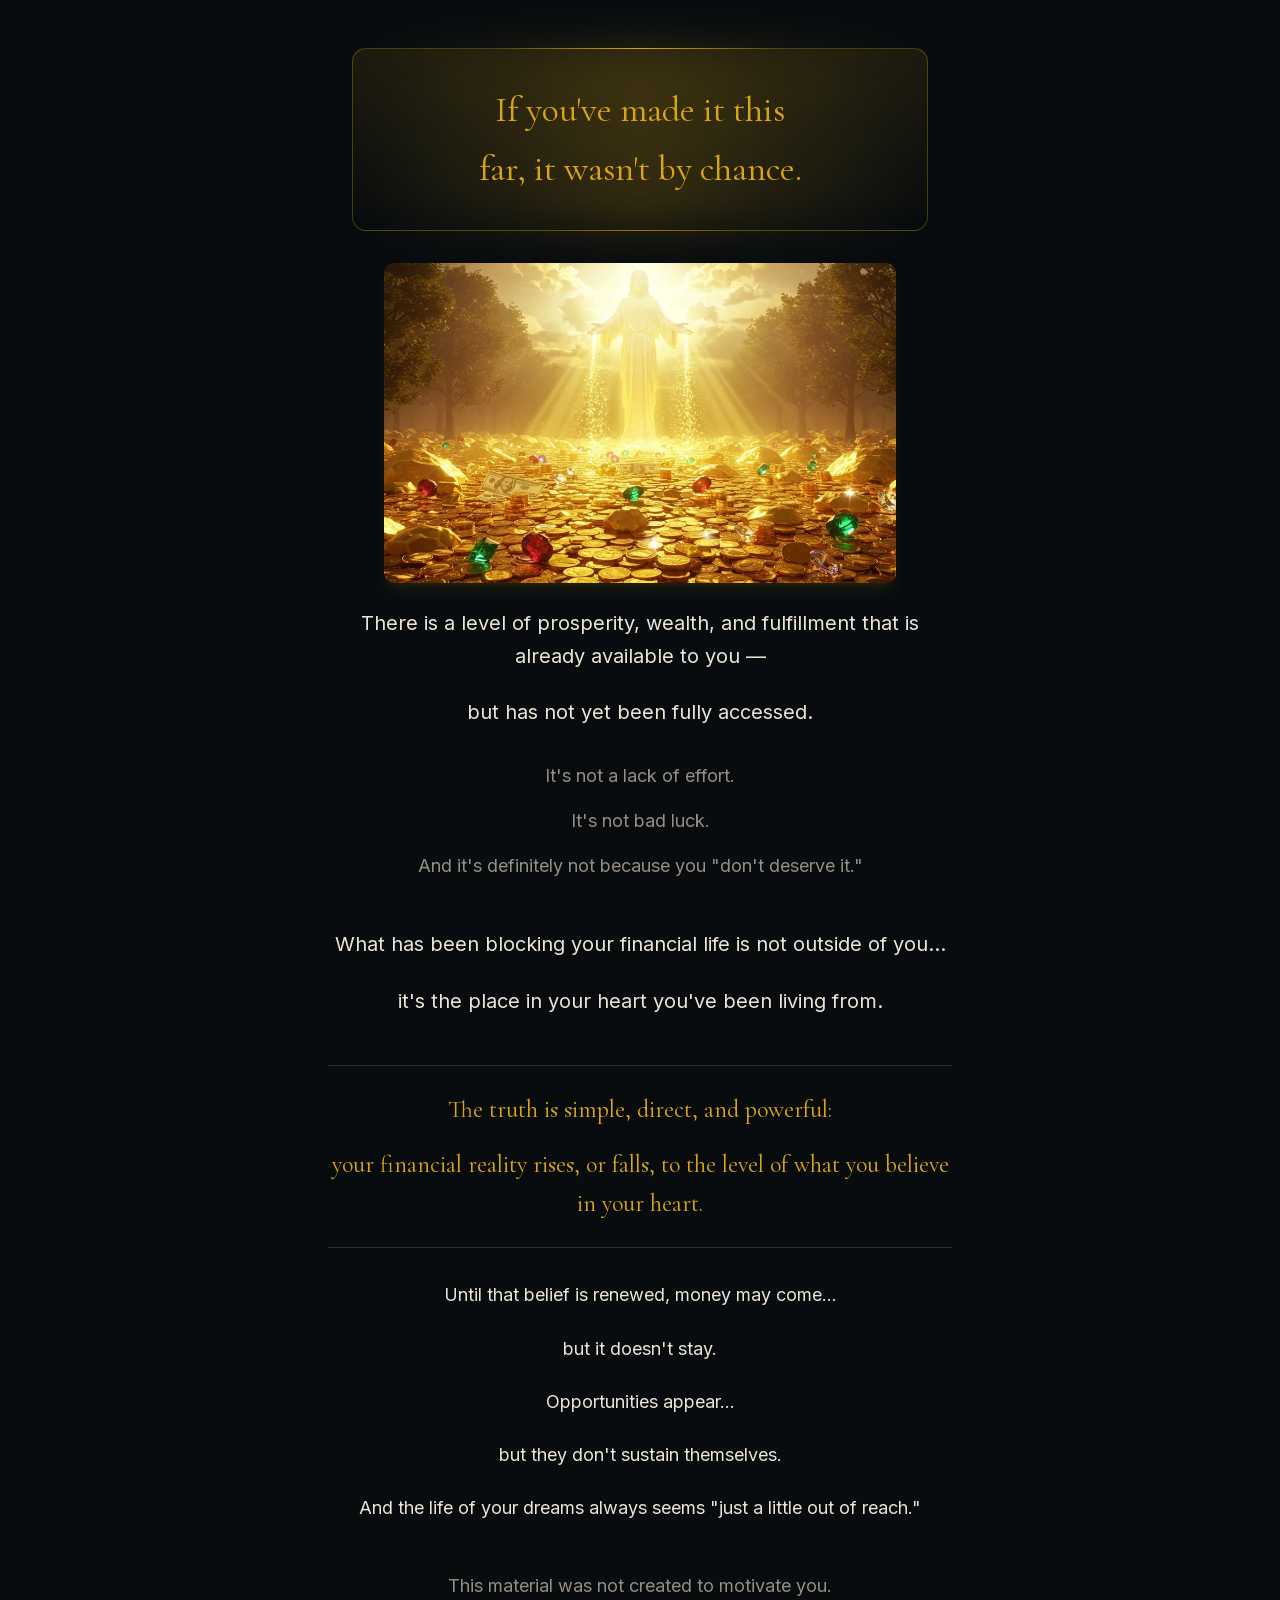
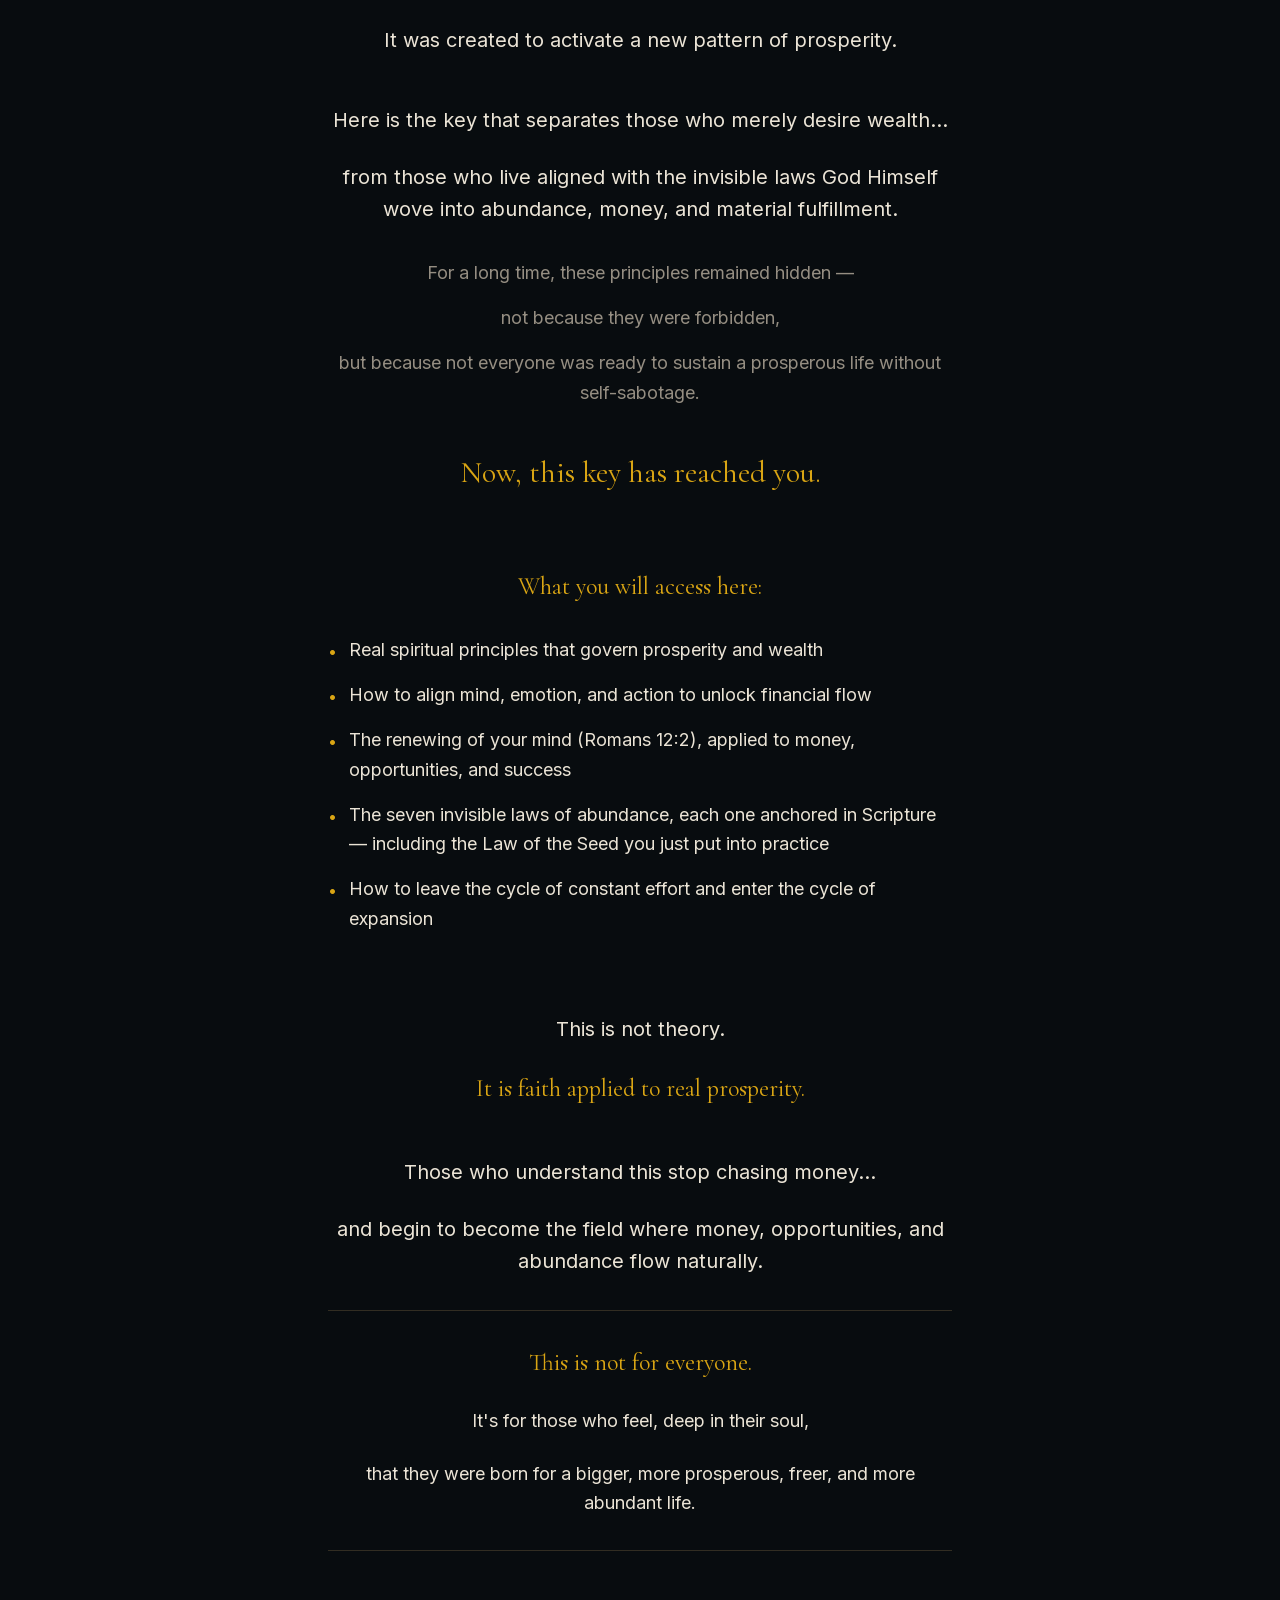
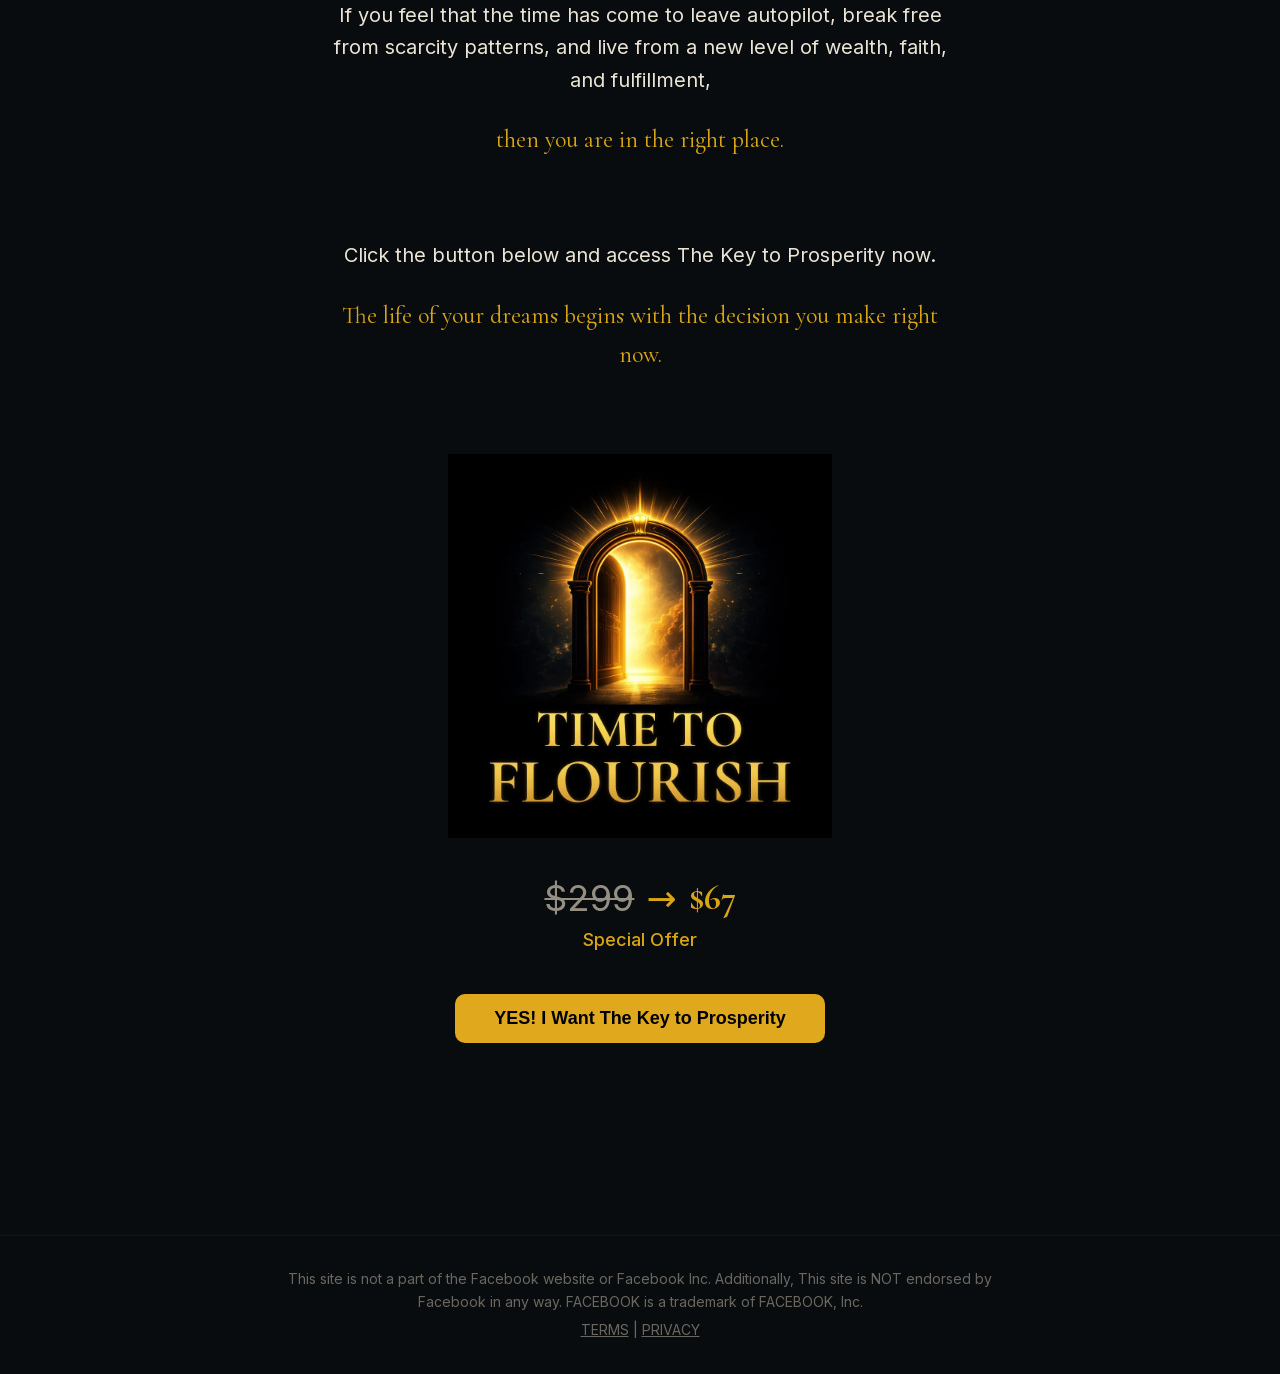
<file: up1/index.html>
<!DOCTYPE html><html lang="en"><head>

<!-- Google Tag Manager -->

<!-- End Google Tag Manager -->
<meta name="robots" content="noindex, nofollow">
<meta charSet="utf-8"/><meta name="viewport" content="width=device-width, initial-scale=1"/>
<!-- Nevian Track -->
<script async src="https://track.nevian.io/nv.js?w=67fb06a2"></script><script src="https://checkout.kashpay.com/scripts/upsell-processor.js"></script><link rel="preload" href="assets/01e4147cff8141ee-s.p.10ked.7w885.g.woff2" as="font" crossorigin="" type="font/woff2"/><link rel="preload" href="assets/83afe278b6a6bb3c-s.p.0q-301v4kxxnr.woff2" as="font" crossorigin="" type="font/woff2"/><link rel="stylesheet" href="assets/02by-6sn_n1h2.css" data-precedence="next"/><meta name="next-size-adjust" content=""/><title>The Key to Prosperity</title><meta name="description" content="Unlock your path to abundance, wealth, and fulfillment"/></head><body class="inter_d78cfd57-module__YRpgtq__variable cormorant_garamond_c4896293-module__Wr1kuW__variable font-sans antialiased">
<!-- Google Tag Manager (noscript) -->

<!-- End Google Tag Manager (noscript) -->
<div hidden=""><!--$--><!--/$--></div><main class="min-h-screen bg-background"><section class="relative flex flex-col items-center px-4 sm:px-6 pt-8 sm:pt-12 pb-6"><div class="relative w-full max-w-xl mb-6 sm:mb-8"><div class="absolute inset-0 bg-gradient-to-r from-transparent via-primary/20 to-transparent blur-xl"></div><div class="relative bg-gradient-to-b from-primary/10 via-primary/5 to-transparent border border-primary/30 rounded-xl px-4 sm:px-8 py-6 sm:py-8"><div class="absolute -top-px left-1/2 -translate-x-1/2 w-1/2 h-px bg-gradient-to-r from-transparent via-primary to-transparent"></div><h1 class="font-serif text-2xl sm:text-3xl md:text-4xl text-primary text-center leading-tight sm:leading-relaxed text-balance">If you&#x27;ve made it this far, it wasn&#x27;t by chance.</h1><div class="absolute -bottom-px left-1/2 -translate-x-1/2 w-1/3 h-px bg-gradient-to-r from-transparent via-primary/50 to-transparent"></div></div></div><div class="relative w-full max-w-lg aspect-[16/10] rounded-lg overflow-hidden shadow-lg shadow-primary/10"><img alt="Divine figure radiating golden light over abundance" decoding="async" data-nimg="fill" class="object-cover" style="position:absolute;height:100%;width:100%;left:0;top:0;right:0;bottom:0;color:transparent" sizes="100vw" src="assets/hero-prosperity.webp"/></div></section><section class="max-w-2xl mx-auto px-4 sm:px-6 pb-12 sm:pb-16"><div class="space-y-6 sm:space-y-8 text-center"><div class="space-y-4 sm:space-y-6 text-foreground"><p class="text-base sm:text-lg md:text-xl leading-relaxed">There is a level of prosperity, wealth, and fulfillment that is already available to you —</p><p class="text-base sm:text-lg md:text-xl leading-relaxed">but has not yet been fully accessed.</p></div><div class="space-y-3 sm:space-y-4 text-muted-foreground"><p class="text-base sm:text-lg leading-relaxed">It&#x27;s not a lack of effort.</p><p class="text-base sm:text-lg leading-relaxed">It&#x27;s not bad luck.</p><p class="text-base sm:text-lg leading-relaxed">And it&#x27;s definitely not because you &quot;don&#x27;t deserve it.&quot;</p></div><div class="space-y-4 sm:space-y-6 text-foreground py-3 sm:py-4"><p class="text-base sm:text-lg md:text-xl leading-relaxed">What has been blocking your financial life is not outside of you…</p><p class="text-base sm:text-lg md:text-xl leading-relaxed">it&#x27;s the place in your heart you&#x27;ve been living from.</p></div><div class="py-4 sm:py-6 border-y border-border"><p class="font-serif text-lg sm:text-xl md:text-2xl text-primary leading-relaxed">The truth is simple, direct, and powerful:</p><p class="font-serif text-lg sm:text-xl md:text-2xl text-primary leading-relaxed mt-3 sm:mt-4">your financial reality rises, or falls, to the level of what you believe in your heart.</p></div><div class="space-y-4 sm:space-y-6 text-foreground"><p class="text-base sm:text-lg leading-relaxed">Until that belief is renewed, money may come…</p><p class="text-base sm:text-lg leading-relaxed">but it doesn&#x27;t stay.</p><p class="text-base sm:text-lg leading-relaxed">Opportunities appear…</p><p class="text-base sm:text-lg leading-relaxed">but they don&#x27;t sustain themselves.</p><p class="text-base sm:text-lg leading-relaxed">And the life of your dreams always seems &quot;just a little out of reach.&quot;</p></div><div class="space-y-4 sm:space-y-6 text-muted-foreground py-3 sm:py-4"><p class="text-base sm:text-lg leading-relaxed">This material was not created to motivate you.</p><p class="text-base sm:text-lg md:text-xl text-foreground leading-relaxed">It was created to activate a new pattern of prosperity.</p></div><div class="space-y-4 sm:space-y-6 text-foreground"><p class="text-base sm:text-lg md:text-xl leading-relaxed">Here is the key that separates those who merely desire wealth…</p><p class="text-base sm:text-lg md:text-xl leading-relaxed">from those who live aligned with the invisible laws God Himself wove into abundance, money, and material fulfillment.</p></div><div class="space-y-3 sm:space-y-4 text-muted-foreground"><p class="text-base sm:text-lg leading-relaxed">For a long time, these principles remained hidden —</p><p class="text-base sm:text-lg leading-relaxed">not because they were forbidden,</p><p class="text-base sm:text-lg leading-relaxed">but because not everyone was ready to sustain a prosperous life without self-sabotage.</p></div><p class="font-serif text-xl sm:text-2xl md:text-3xl text-primary py-3 sm:py-4">Now, this key has reached you.</p><div class="text-left space-y-4 sm:space-y-6 py-6 sm:py-8"><p class="font-serif text-lg sm:text-xl md:text-2xl text-primary text-center mb-6 sm:mb-8">What you will access here:</p><ul class="space-y-3 sm:space-y-4"><li class="flex items-start gap-2 sm:gap-3"><span class="text-primary mt-1">•</span><span class="text-base sm:text-lg text-foreground leading-relaxed">Real spiritual principles that govern prosperity and wealth</span></li><li class="flex items-start gap-2 sm:gap-3"><span class="text-primary mt-1">•</span><span class="text-base sm:text-lg text-foreground leading-relaxed">How to align mind, emotion, and action to unlock financial flow</span></li><li class="flex items-start gap-2 sm:gap-3"><span class="text-primary mt-1">•</span><span class="text-base sm:text-lg text-foreground leading-relaxed">The renewing of your mind (Romans 12:2), applied to money, opportunities, and success</span></li><li class="flex items-start gap-2 sm:gap-3"><span class="text-primary mt-1">•</span><span class="text-base sm:text-lg text-foreground leading-relaxed">The seven invisible laws of abundance, each one anchored in Scripture — including the Law of the Seed you just put into practice</span></li><li class="flex items-start gap-2 sm:gap-3"><span class="text-primary mt-1">•</span><span class="text-base sm:text-lg text-foreground leading-relaxed">How to leave the cycle of constant effort and enter the cycle of expansion</span></li></ul></div><div class="space-y-4 sm:space-y-6 text-foreground py-3 sm:py-4"><p class="text-base sm:text-lg md:text-xl leading-relaxed">This is not theory.</p><p class="font-serif text-lg sm:text-xl md:text-2xl text-primary leading-relaxed">It is faith applied to real prosperity.</p></div><div class="space-y-4 sm:space-y-6 text-foreground"><p class="text-base sm:text-lg md:text-xl leading-relaxed">Those who understand this stop chasing money…</p><p class="text-base sm:text-lg md:text-xl leading-relaxed">and begin to become the field where money, opportunities, and abundance flow naturally.</p></div><div class="space-y-4 sm:space-y-6 py-6 sm:py-8 border-y border-border"><p class="font-serif text-lg sm:text-xl md:text-2xl text-primary leading-relaxed">This is not for everyone.</p><p class="text-base sm:text-lg text-foreground leading-relaxed">It&#x27;s for those who feel, deep in their soul,</p><p class="text-base sm:text-lg text-foreground leading-relaxed">that they were born for a bigger, more prosperous, freer, and more abundant life.</p></div><div class="space-y-4 sm:space-y-6 text-foreground py-3 sm:py-4"><p class="text-base sm:text-lg md:text-xl leading-relaxed">If you feel that the time has come to leave autopilot, break free from scarcity patterns, and live from a new level of wealth, faith, and fulfillment,</p><p class="font-serif text-lg sm:text-xl md:text-2xl text-primary leading-relaxed">then you are in the right place.</p></div><div class="space-y-4 sm:space-y-6 pt-6 sm:pt-8 pb-3 sm:pb-4"><p class="text-base sm:text-lg md:text-xl text-foreground leading-relaxed">Click the button below and access The Key to Prosperity now.</p><p class="font-serif text-lg sm:text-xl md:text-2xl text-primary leading-relaxed">The life of your dreams begins with the decision you make right now.</p></div><div class="flex flex-col items-center gap-6 pt-8 pb-12 sm:pb-16"><div class="relative w-full max-w-xs sm:max-w-sm aspect-square mb-4"><img alt="Time To Flourish - The Key to Prosperity" loading="lazy" decoding="async" data-nimg="fill" class="object-contain" style="position:absolute;height:100%;width:100%;left:0;top:0;right:0;bottom:0;color:transparent" sizes="100vw" src="assets/product-time-to-thrive.webp"/></div><div class="flex flex-col items-center gap-2 mb-4"><div class="flex items-center gap-2 sm:gap-3 text-2xl sm:text-3xl md:text-4xl"><span class="text-muted-foreground line-through decoration-2">$299</span><span class="text-primary">→</span><span class="font-serif text-primary font-bold">$67</span></div><p class="text-primary text-base sm:text-lg font-medium">Special Offer</p></div><div id="offer-wrap" class="w-full" style="max-width:560px;margin:0 auto">
<div id="offer"><button type="button" onclick="acceptUpsell('https://checkout.kashpay.com/u/bc813d073cdb04fa')" style="font-family: 'Helvetica'; font-size: 18px; font-weight: 600; line-height: 1.3; color: #000000; background-color: #E0A91D; border: none; border-radius: 10px; padding: 13px 7%; cursor: pointer; text-align: center; display: block; margin: auto;">YES! I Want The Key to Prosperity</button></div>
<!--- script --->

</div></div></div></section></main><!--$--><!--/$--><footer class="w-full border-t border-border/30 mt-16 py-8 px-4 sm:px-6"><div class="max-w-3xl mx-auto"><p class="text-xs sm:text-sm text-muted-foreground/70 text-center leading-relaxed">This site is not a part of the Facebook website or Facebook Inc. Additionally, This site is NOT endorsed by Facebook in any way. FACEBOOK is a trademark of FACEBOOK, Inc.</p><p class="text-xs sm:text-sm text-muted-foreground/70 text-center leading-relaxed" style="margin-top:6px"><a href="../terms.html" style="text-decoration:underline">TERMS</a> | <a href="../privacy-policy.html" style="text-decoration:underline">PRIVACY</a></p></div></footer>
</body></html>
</file>
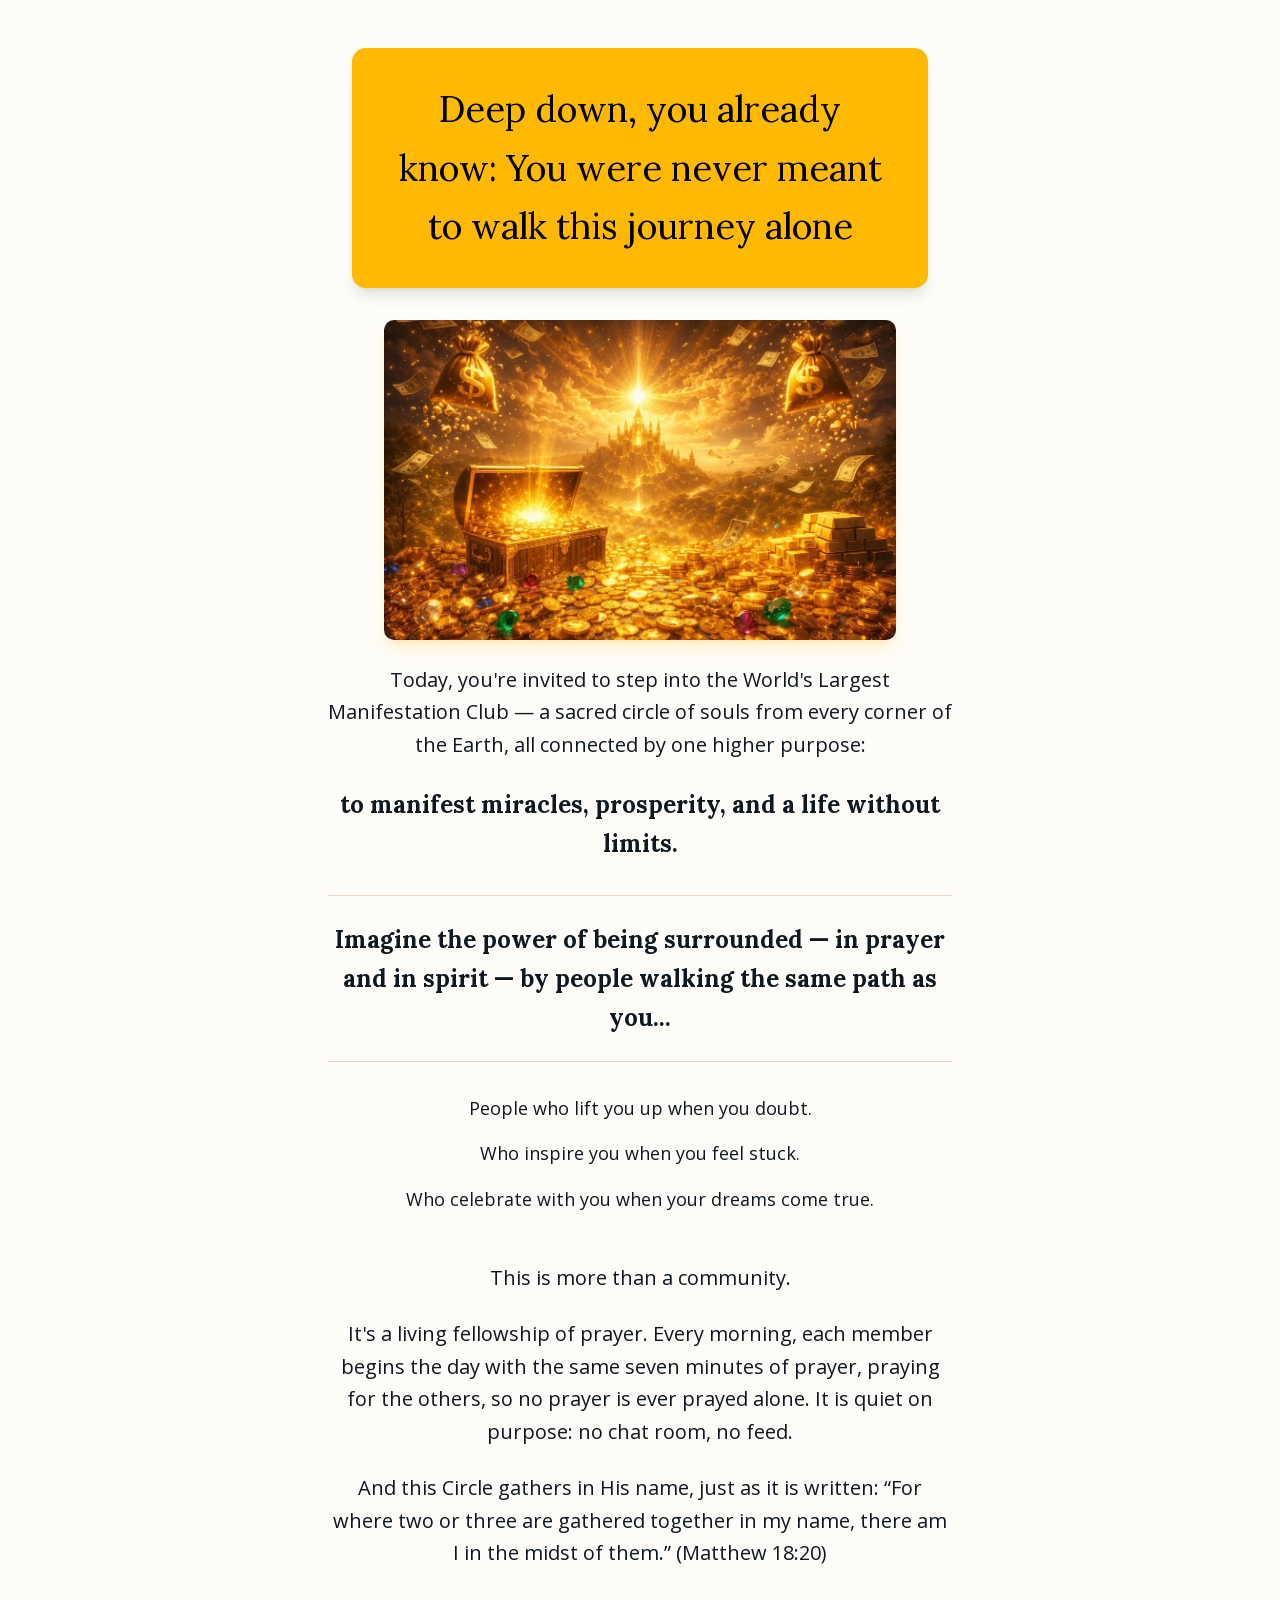
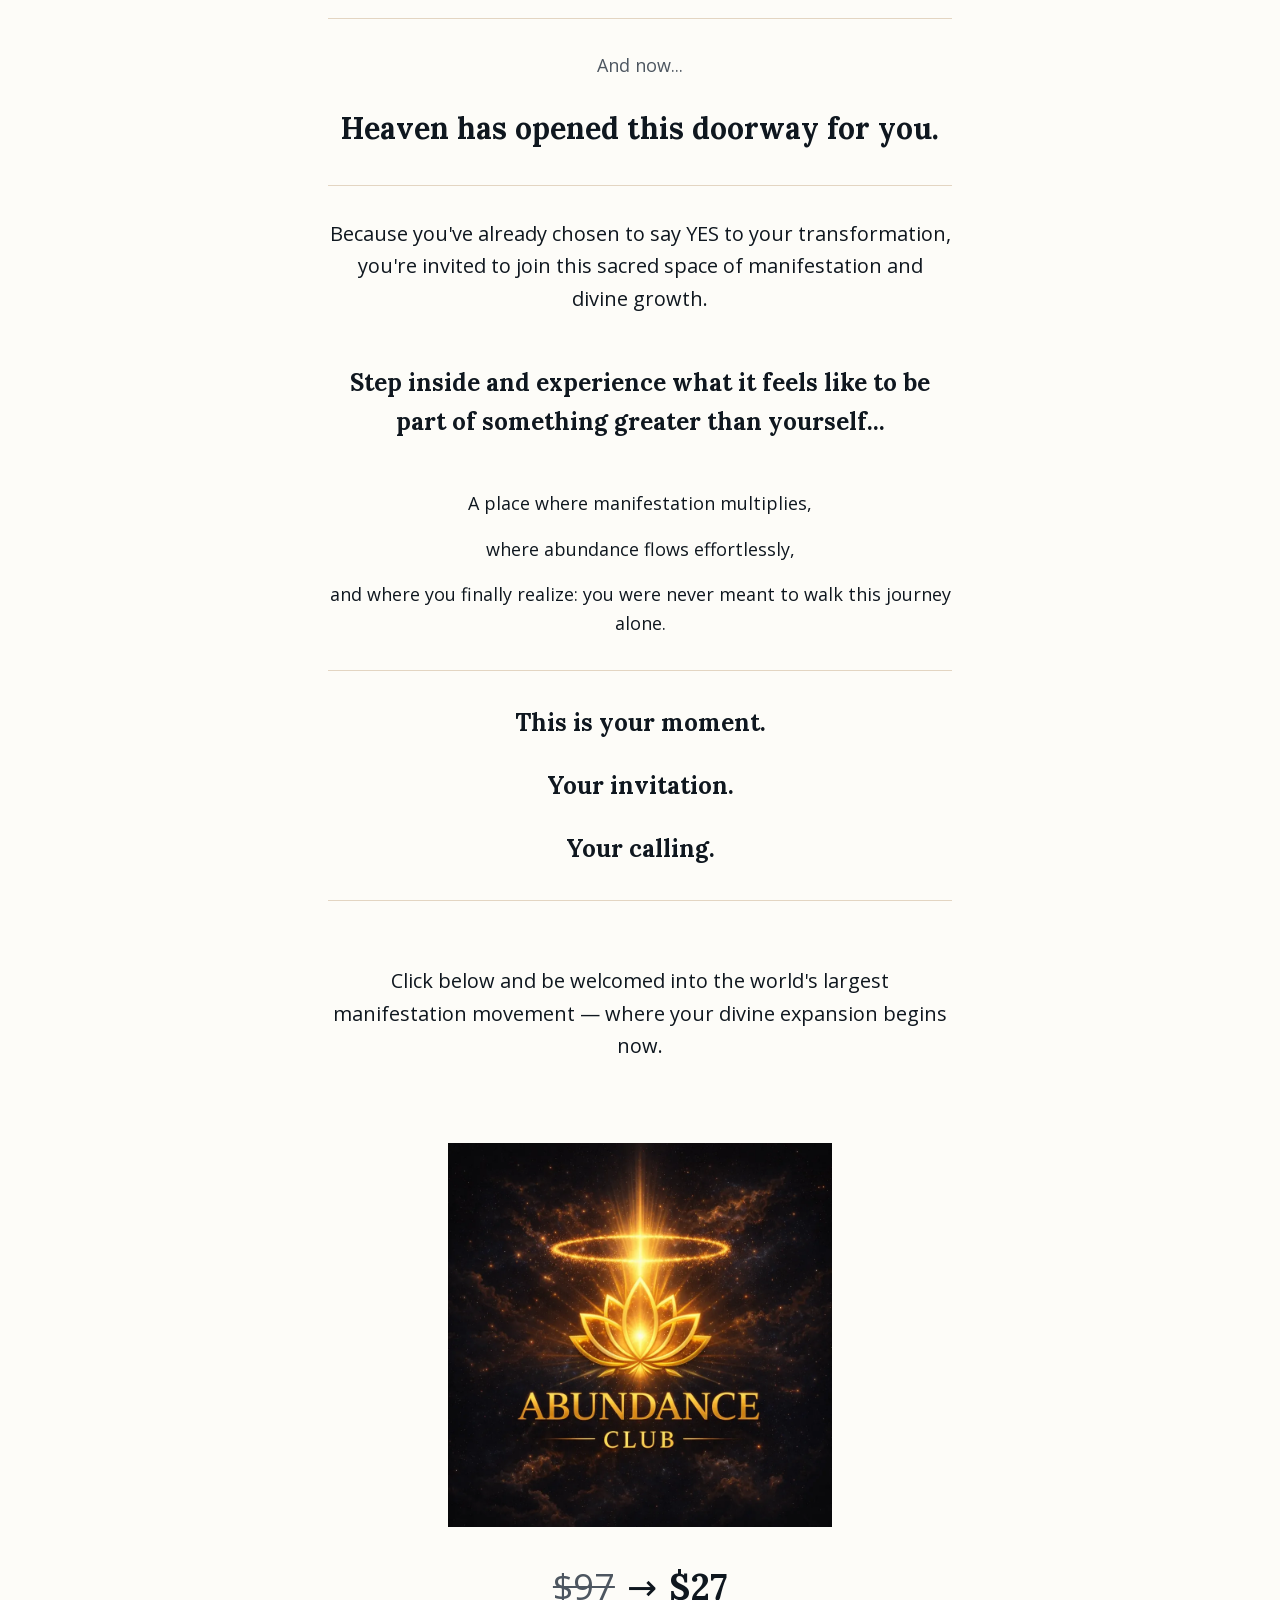
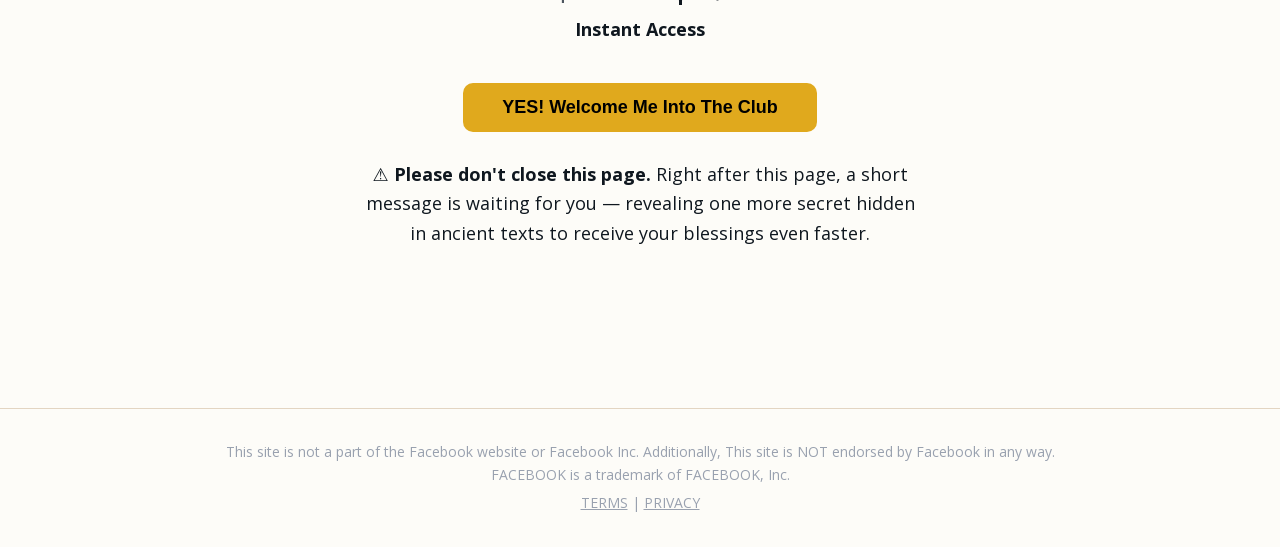
<file: up2/index.html>
<!DOCTYPE html><html lang="en" class="vu-open"><head>



<meta name="robots" content="noindex, nofollow">
<meta charSet="utf-8"/><meta name="viewport" content="width=device-width, initial-scale=1"/>
<!-- Nevian Track -->
<script async src="https://track.nevian.io/nv.js?w=67fb06a2"></script><script src="https://checkout.kashpay.com/scripts/upsell-processor.js"></script><link rel="preload" href="assets/01e4147cff8141ee-s.p.10ked.7w885.g.woff2" as="font" crossorigin="" type="font/woff2"/><link rel="preload" href="assets/83afe278b6a6bb3c-s.p.0q-301v4kxxnr.woff2" as="font" crossorigin="" type="font/woff2"/><link rel="preload" href="assets/8c2eb9ceedecfc8e-s.p.0oeo8epbafgia.woff2" as="font" crossorigin="" type="font/woff2"/><link rel="preload" href="assets/cf514f5d0007dafa-s.p.0lok5zj4ubzox.woff2" as="font" crossorigin="" type="font/woff2"/><link rel="stylesheet" href="assets/0lwmsmn_vfc_-.css" data-precedence="next"/><meta name="next-size-adjust" content=""/><title>World&#x27;s Largest Manifestation Club</title><meta name="description" content="Unlock your path to abundance, wealth, and fulfillment"/>
<style>
[data-timed-style]{display:revert !important}
#vu .vu-bar{opacity:1 !important}
.vu-skip,.vu-pill,.vu-spin,.vu-big,.vu-hit{display:none !important}
#vuVideo{width:100%;max-width:450px;display:block;margin:0 auto;height:auto}
</style>
</head><body class="open_sans_9a1e2f6f-module__6a8rQG__variable lora_577388e4-module__L11RzW__variable font-sans antialiased">



<div hidden=""></div><main class="min-h-screen bg-background"><section class="relative flex flex-col items-center px-4 sm:px-6 pt-8 sm:pt-12 pb-6"><div class="relative w-full max-w-xl mb-6 sm:mb-8"><div class="relative bg-amber-400 rounded-xl px-4 sm:px-8 py-6 sm:py-8 shadow-lg"><h1 class="font-serif text-2xl sm:text-3xl md:text-4xl text-black text-center leading-tight sm:leading-relaxed text-balance">Deep down, you already know: You were never meant to walk this journey alone</h1></div></div><div class="relative w-full max-w-lg aspect-[16/10] rounded-lg overflow-hidden shadow-lg shadow-amber-400/20"><img alt="Golden treasure chest overflowing with coins, gems and abundance" decoding="async" data-nimg="fill" class="object-cover" style="position:absolute;height:100%;width:100%;left:0;top:0;right:0;bottom:0;color:transparent" sizes="100vw" src="assets/hero-abundance.webp"/></div></section><section class="max-w-2xl mx-auto px-4 sm:px-6 pb-12 sm:pb-16"><div class="space-y-6 sm:space-y-8 text-center"><div class="space-y-4 sm:space-y-6 text-foreground"><p class="text-base sm:text-lg md:text-xl leading-relaxed">Today, you&#x27;re invited to step into the World&#x27;s Largest Manifestation Club — a sacred circle of souls from every corner of the Earth, all connected by one higher purpose:</p><p class="font-serif text-lg sm:text-xl md:text-2xl text-foreground font-bold leading-relaxed">to manifest miracles, prosperity, and a life without limits.</p></div><div class="py-4 sm:py-6 border-y border-border"><p class="font-serif text-lg sm:text-xl md:text-2xl text-foreground font-bold leading-relaxed">Imagine the power of being surrounded — in prayer and in spirit — by people walking the same path as you...</p></div><div class="space-y-3 sm:space-y-4 text-foreground"><p class="text-base sm:text-lg leading-relaxed">People who lift you up when you doubt.</p><p class="text-base sm:text-lg leading-relaxed">Who inspire you when you feel stuck.</p><p class="text-base sm:text-lg leading-relaxed">Who celebrate with you when your dreams come true.</p></div><div class="space-y-4 sm:space-y-6 text-foreground py-3 sm:py-4"><p class="text-base sm:text-lg md:text-xl leading-relaxed">This is more than a community.</p><p class="text-base sm:text-lg md:text-xl leading-relaxed">It&#x27;s a living fellowship of prayer. Every morning, each member begins the day with the same seven minutes of prayer, praying for the others, so no prayer is ever prayed alone. It is quiet on purpose: no chat room, no feed.</p><p class="text-base sm:text-lg md:text-xl leading-relaxed">And this Circle gathers in His name, just as it is written: &ldquo;For where two or three are gathered together in my name, there am I in the midst of them.&rdquo; (Matthew 18:20)</p></div><div class="space-y-4 sm:space-y-6 py-6 sm:py-8 border-y border-border"><p class="text-base sm:text-lg text-muted-foreground leading-relaxed">And now...</p><p class="font-serif text-xl sm:text-2xl md:text-3xl text-foreground font-bold leading-relaxed">Heaven has opened this doorway for you.</p></div><div class="space-y-4 sm:space-y-6 text-foreground"><p class="text-base sm:text-lg md:text-xl leading-relaxed">Because you&#x27;ve already chosen to say YES to your transformation, you&#x27;re invited to join this sacred space of manifestation and divine growth.</p></div><div class="space-y-4 sm:space-y-6 text-foreground py-3 sm:py-4"><p class="font-serif text-lg sm:text-xl md:text-2xl text-foreground font-bold leading-relaxed">Step inside and experience what it feels like to be part of something greater than yourself...</p></div><div class="space-y-3 sm:space-y-4 text-foreground"><p class="text-base sm:text-lg leading-relaxed">A place where manifestation multiplies,</p><p class="text-base sm:text-lg leading-relaxed">where abundance flows effortlessly,</p><p class="text-base sm:text-lg leading-relaxed">and where you finally realize: you were never meant to walk this journey alone.</p></div><div class="space-y-4 sm:space-y-6 py-6 sm:py-8 border-y border-border"><p class="font-serif text-lg sm:text-xl md:text-2xl text-foreground font-bold leading-relaxed">This is your moment.</p><p class="font-serif text-lg sm:text-xl md:text-2xl text-foreground font-bold leading-relaxed">Your invitation.</p><p class="font-serif text-lg sm:text-xl md:text-2xl text-foreground font-bold leading-relaxed">Your calling.</p></div><div class="space-y-4 sm:space-y-6 pt-6 sm:pt-8 pb-3 sm:pb-4"><p class="text-base sm:text-lg md:text-xl text-foreground leading-relaxed">Click below and be welcomed into the world&#x27;s largest manifestation movement — where your divine expansion begins now.</p></div><div class="flex flex-col items-center gap-6 pt-8 pb-12 sm:pb-16"><div class="relative w-full max-w-xs sm:max-w-sm aspect-square mb-4"><img alt="World&#x27;s Largest Manifestation Club - Instant Access" loading="lazy" decoding="async" data-nimg="fill" class="object-contain" style="position:absolute;height:100%;width:100%;left:0;top:0;right:0;bottom:0;color:transparent" sizes="100vw" src="assets/abundance-club.webp"/></div><div class="flex flex-col items-center gap-2 mb-4"><div class="flex items-center gap-2 sm:gap-3 text-2xl sm:text-3xl md:text-4xl"><span class="text-muted-foreground line-through decoration-2">$97</span><span class="text-foreground">→</span><span class="font-serif text-foreground font-bold">$27</span></div><p class="text-foreground text-base sm:text-lg font-bold">Instant Access</p></div><div id="offer-wrap" class="w-full" style="max-width:560px;margin:0 auto">
<div id="offer"><button type="button" onclick="acceptUpsell('https://checkout.kashpay.com/u/39ecabda0068b918')" style="font-family: 'Helvetica'; font-size: 18px; font-weight: 600; line-height: 1.3; color: #000000; background-color: #E0A91D; border: none; border-radius: 10px; padding: 13px 7%; cursor: pointer; text-align: center; display: block; margin: auto;">YES! Welcome Me Into The Club</button></div>


</div><p class="text-base sm:text-lg text-foreground leading-relaxed" style="max-width:560px;margin:4px auto 0;text-align:center">&#9888;&#65039; <strong>Please don&#x27;t close this page.</strong> Right after this page, a short message is waiting for you &mdash; revealing one more secret hidden in ancient texts to receive your blessings even faster.</p></div></div></section><footer class="w-full border-t border-border mt-8"><div class="max-w-4xl mx-auto px-4 sm:px-6 py-6 sm:py-8"><p class="text-xs sm:text-sm text-gray-400 text-center leading-relaxed">This site is not a part of the Facebook website or Facebook Inc. Additionally, This site is NOT endorsed by Facebook in any way. FACEBOOK is a trademark of FACEBOOK, Inc.</p><p class="text-xs sm:text-sm text-gray-400 text-center leading-relaxed" style="margin-top:6px"><a href="../terms.html" style="text-decoration:underline">TERMS</a> | <a href="../privacy-policy.html" style="text-decoration:underline">PRIVACY</a></p></div></footer></main></body></html>
</file>
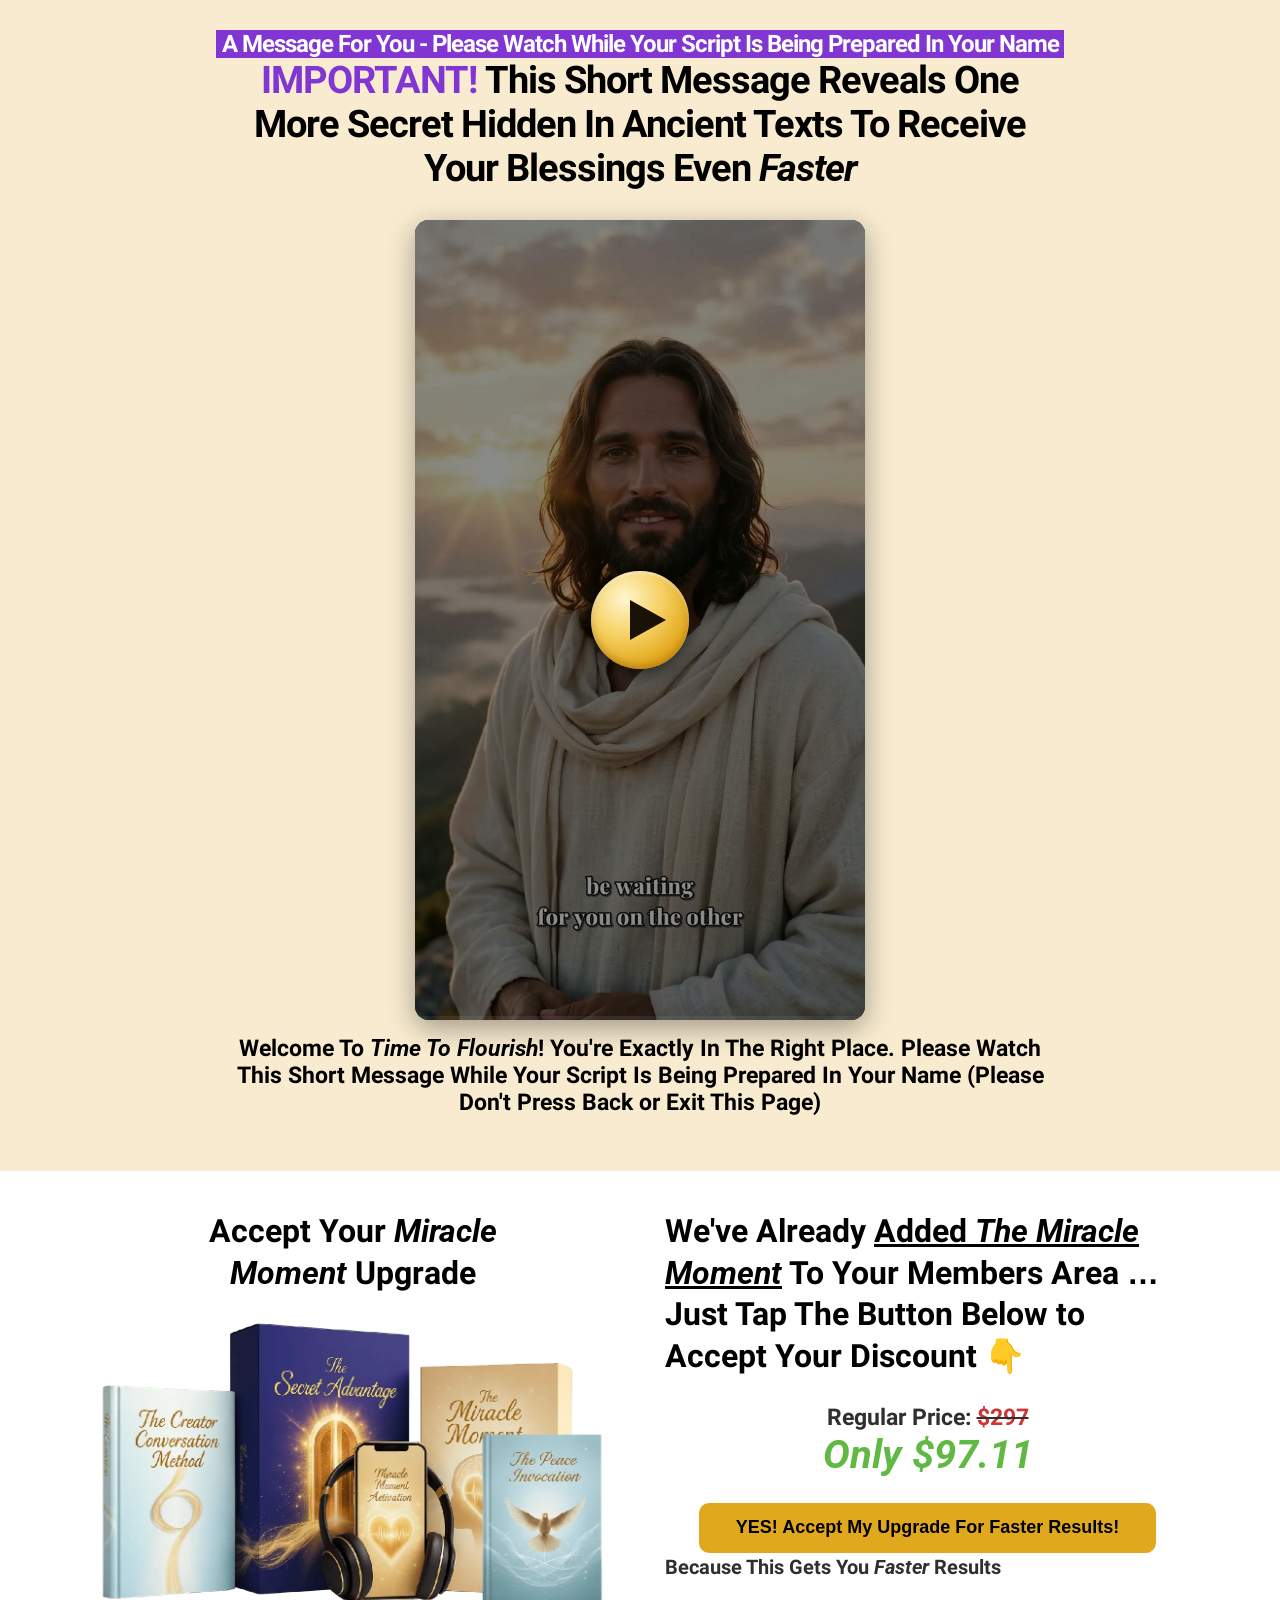
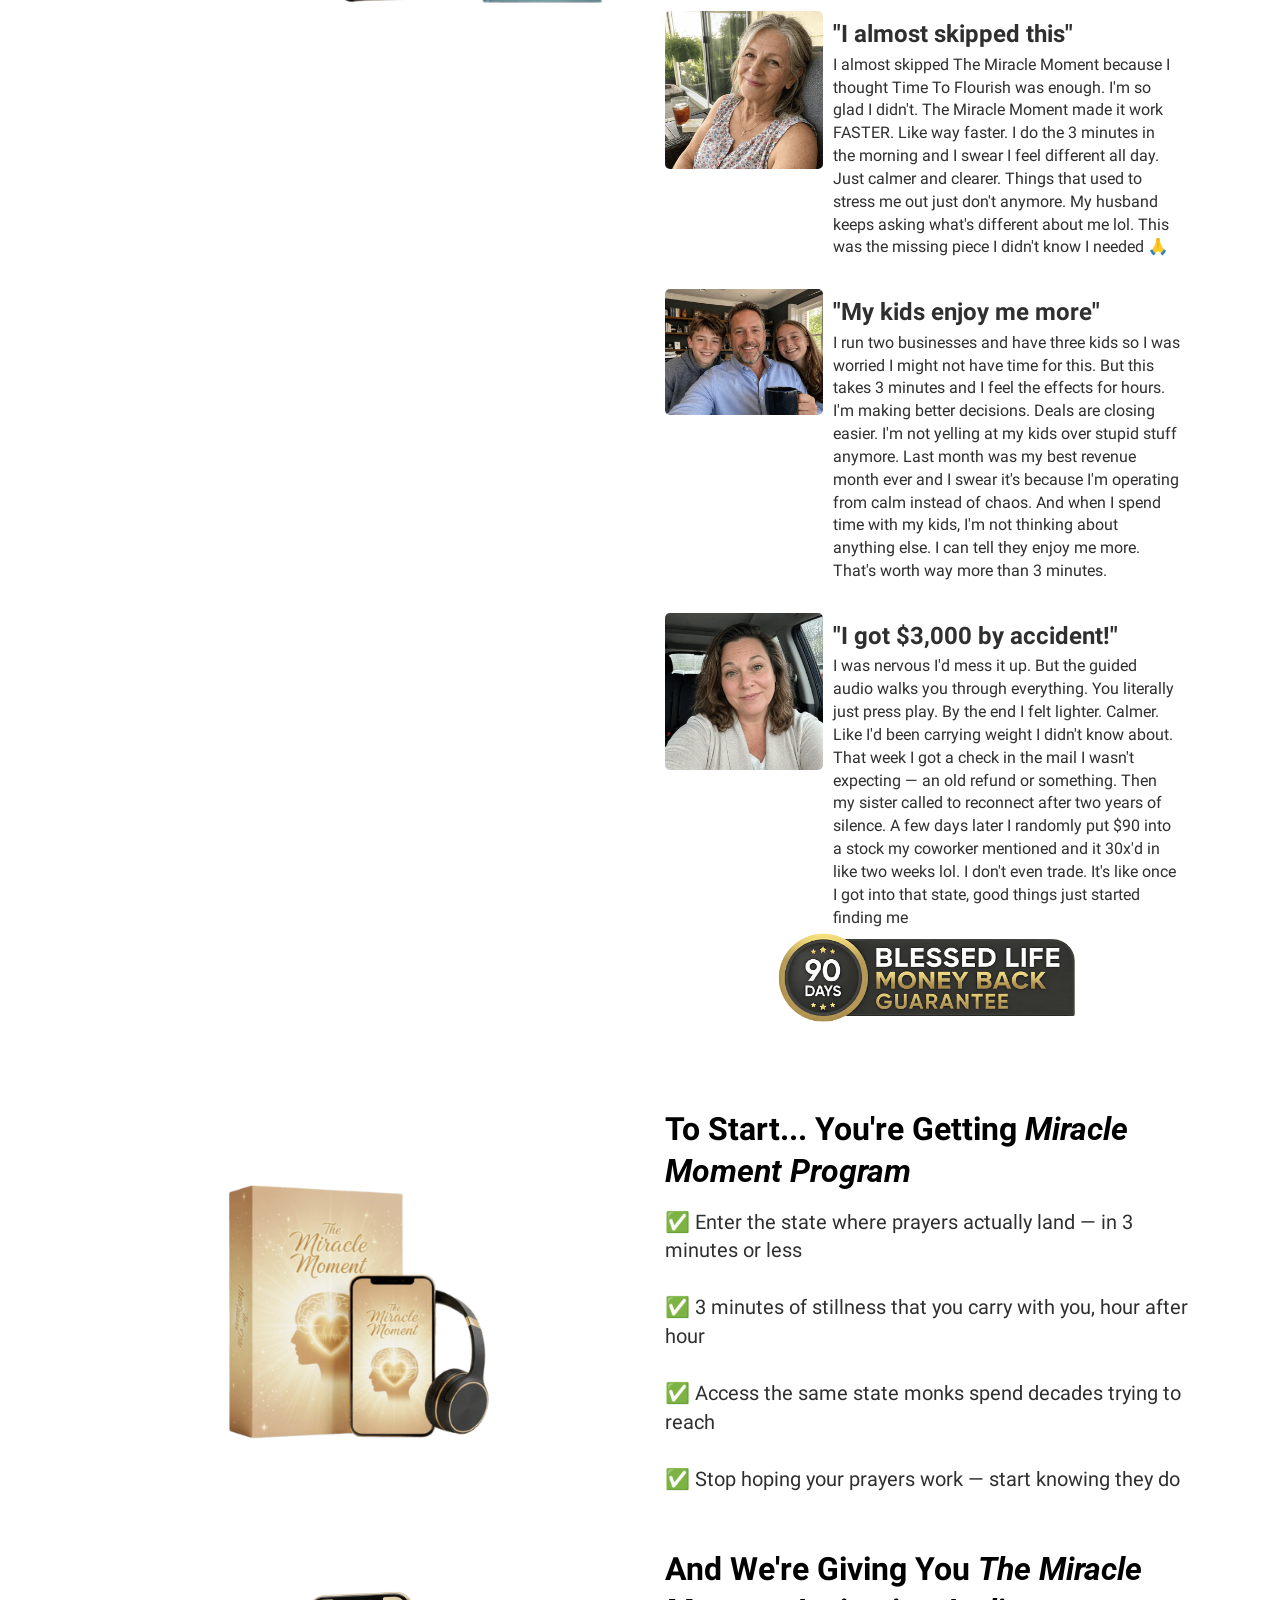
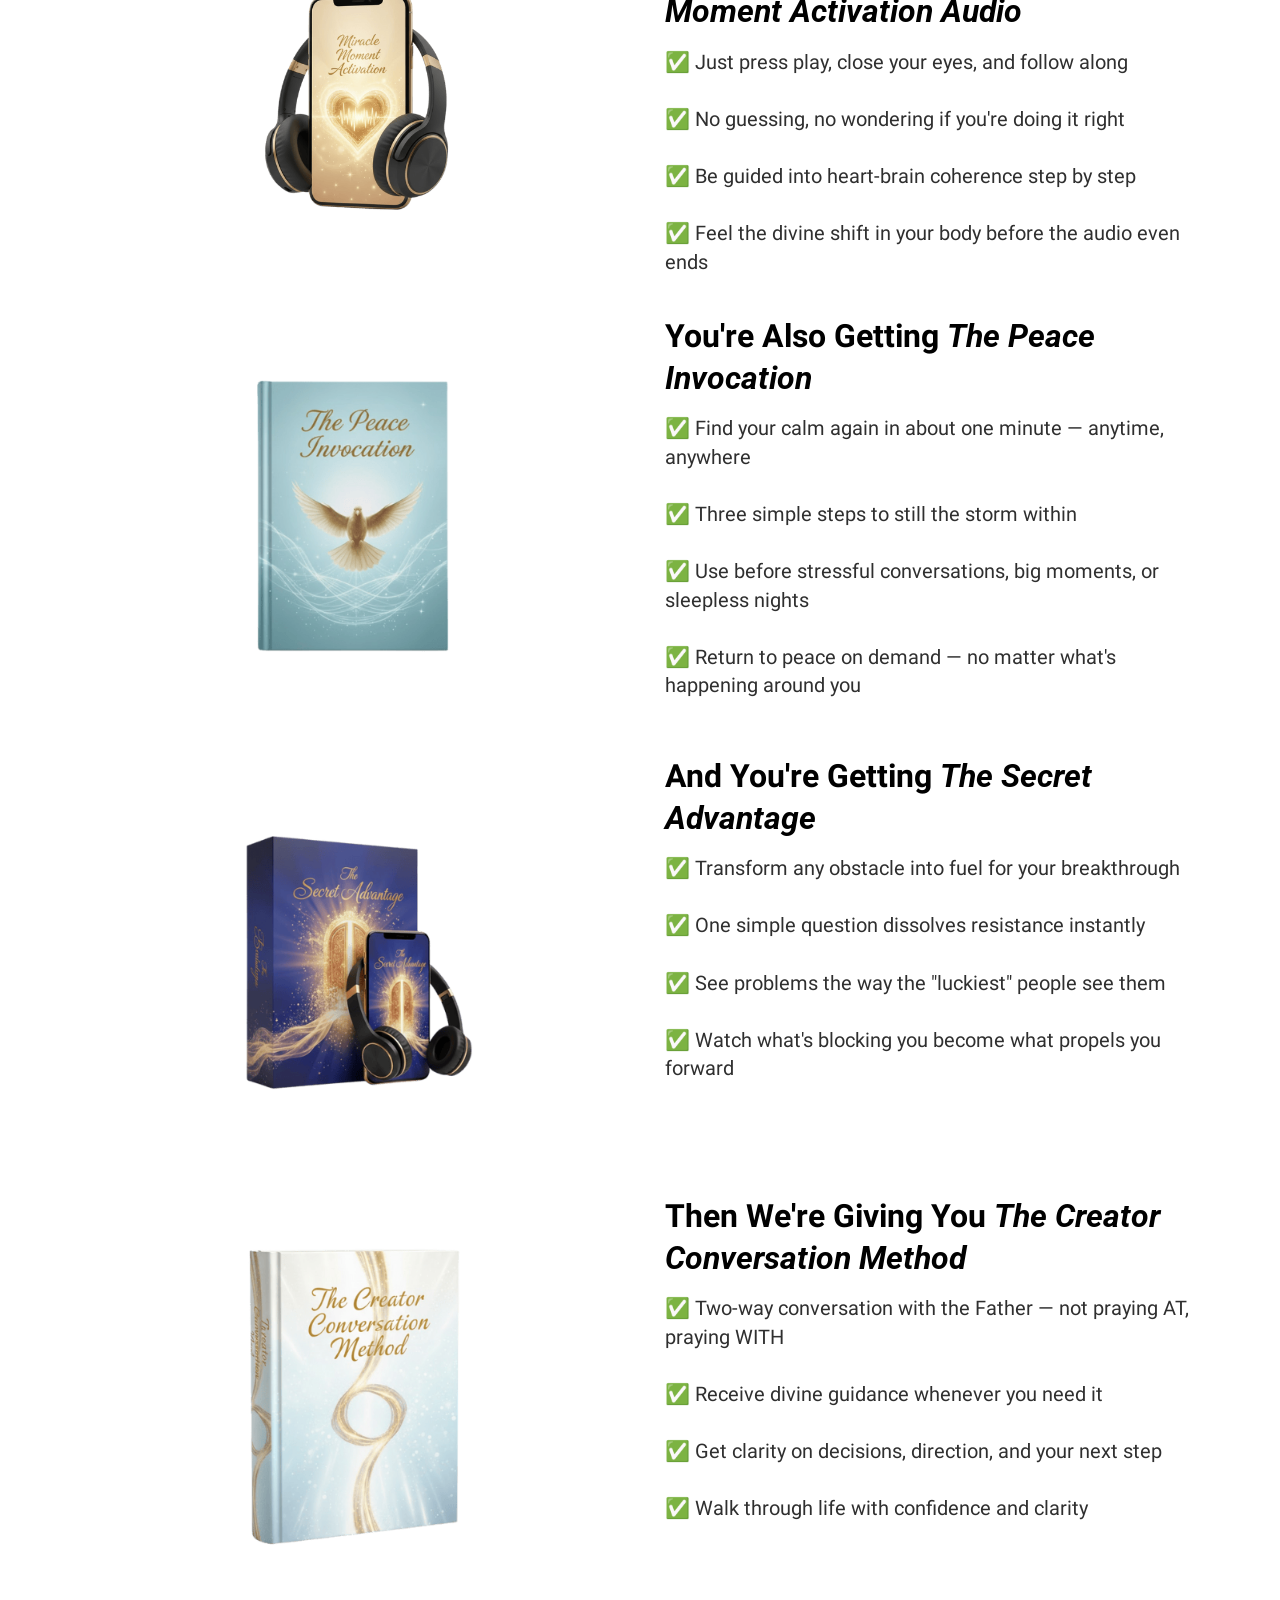
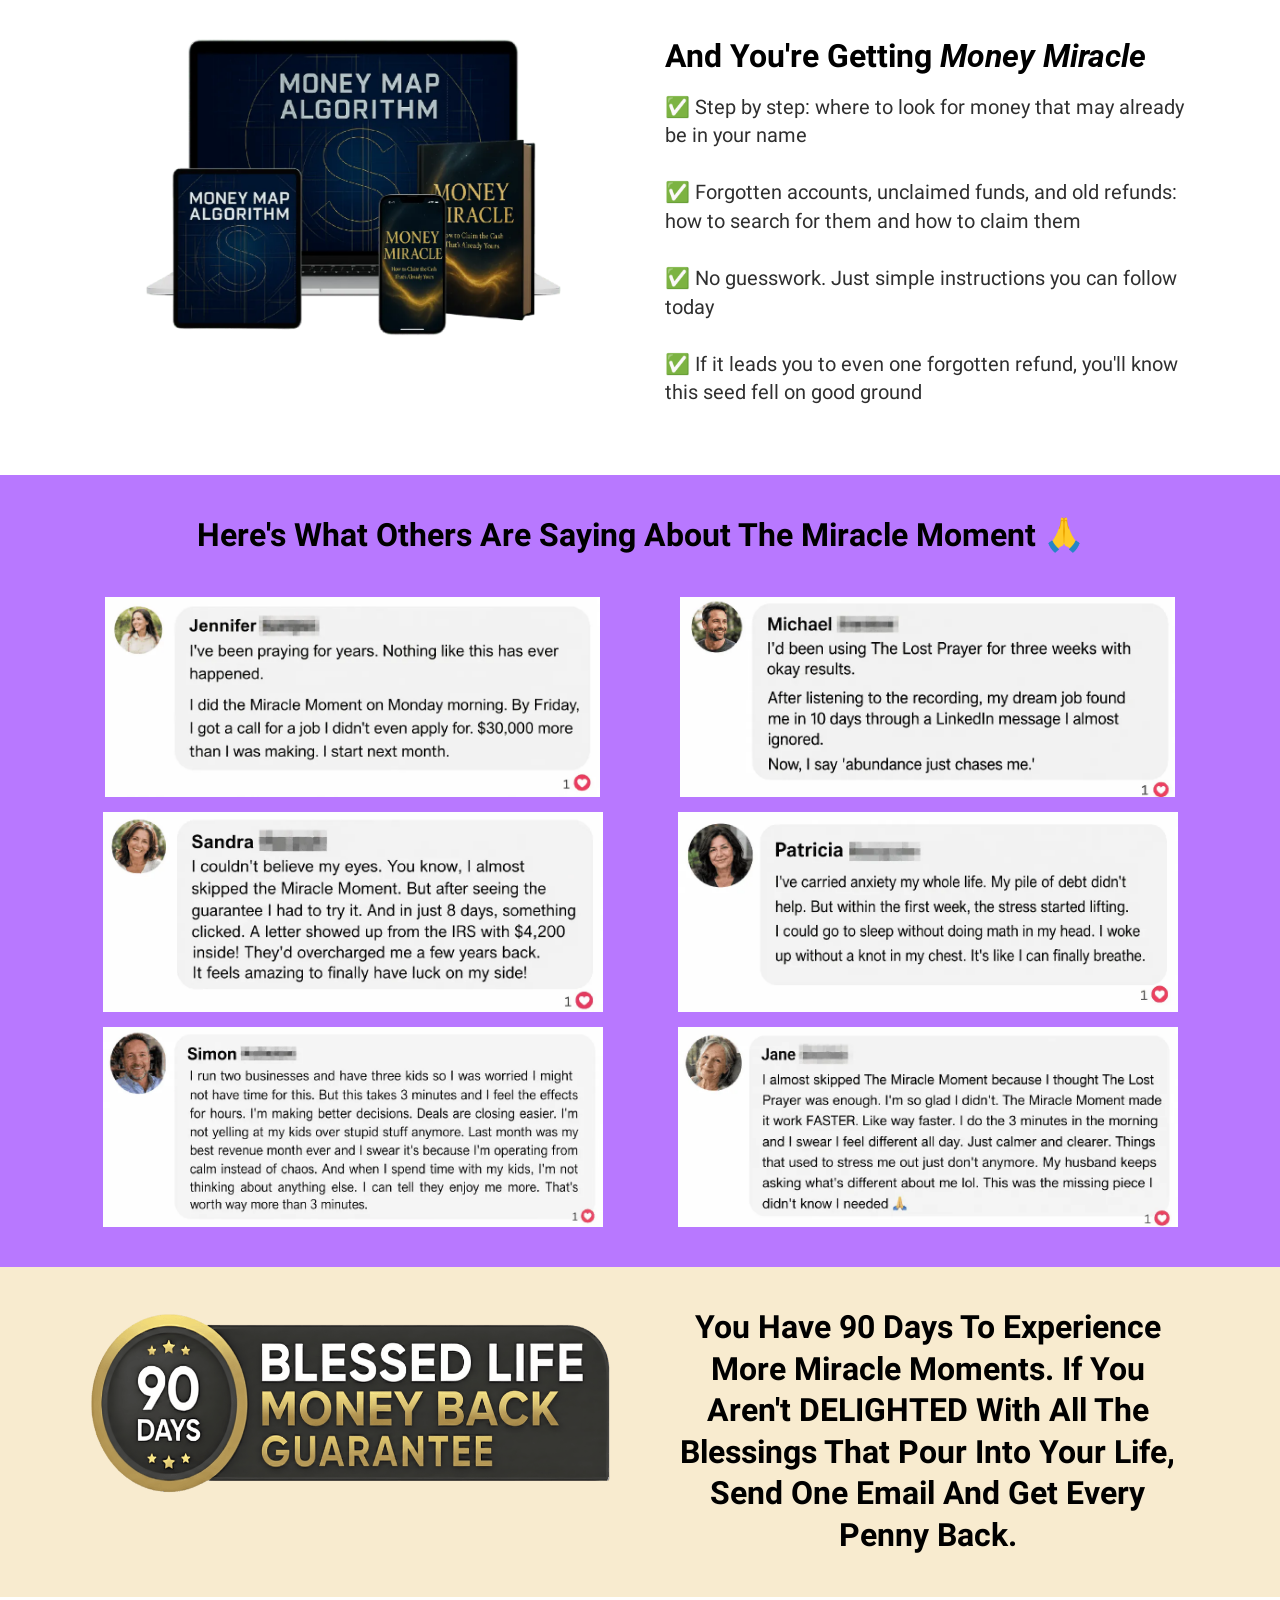
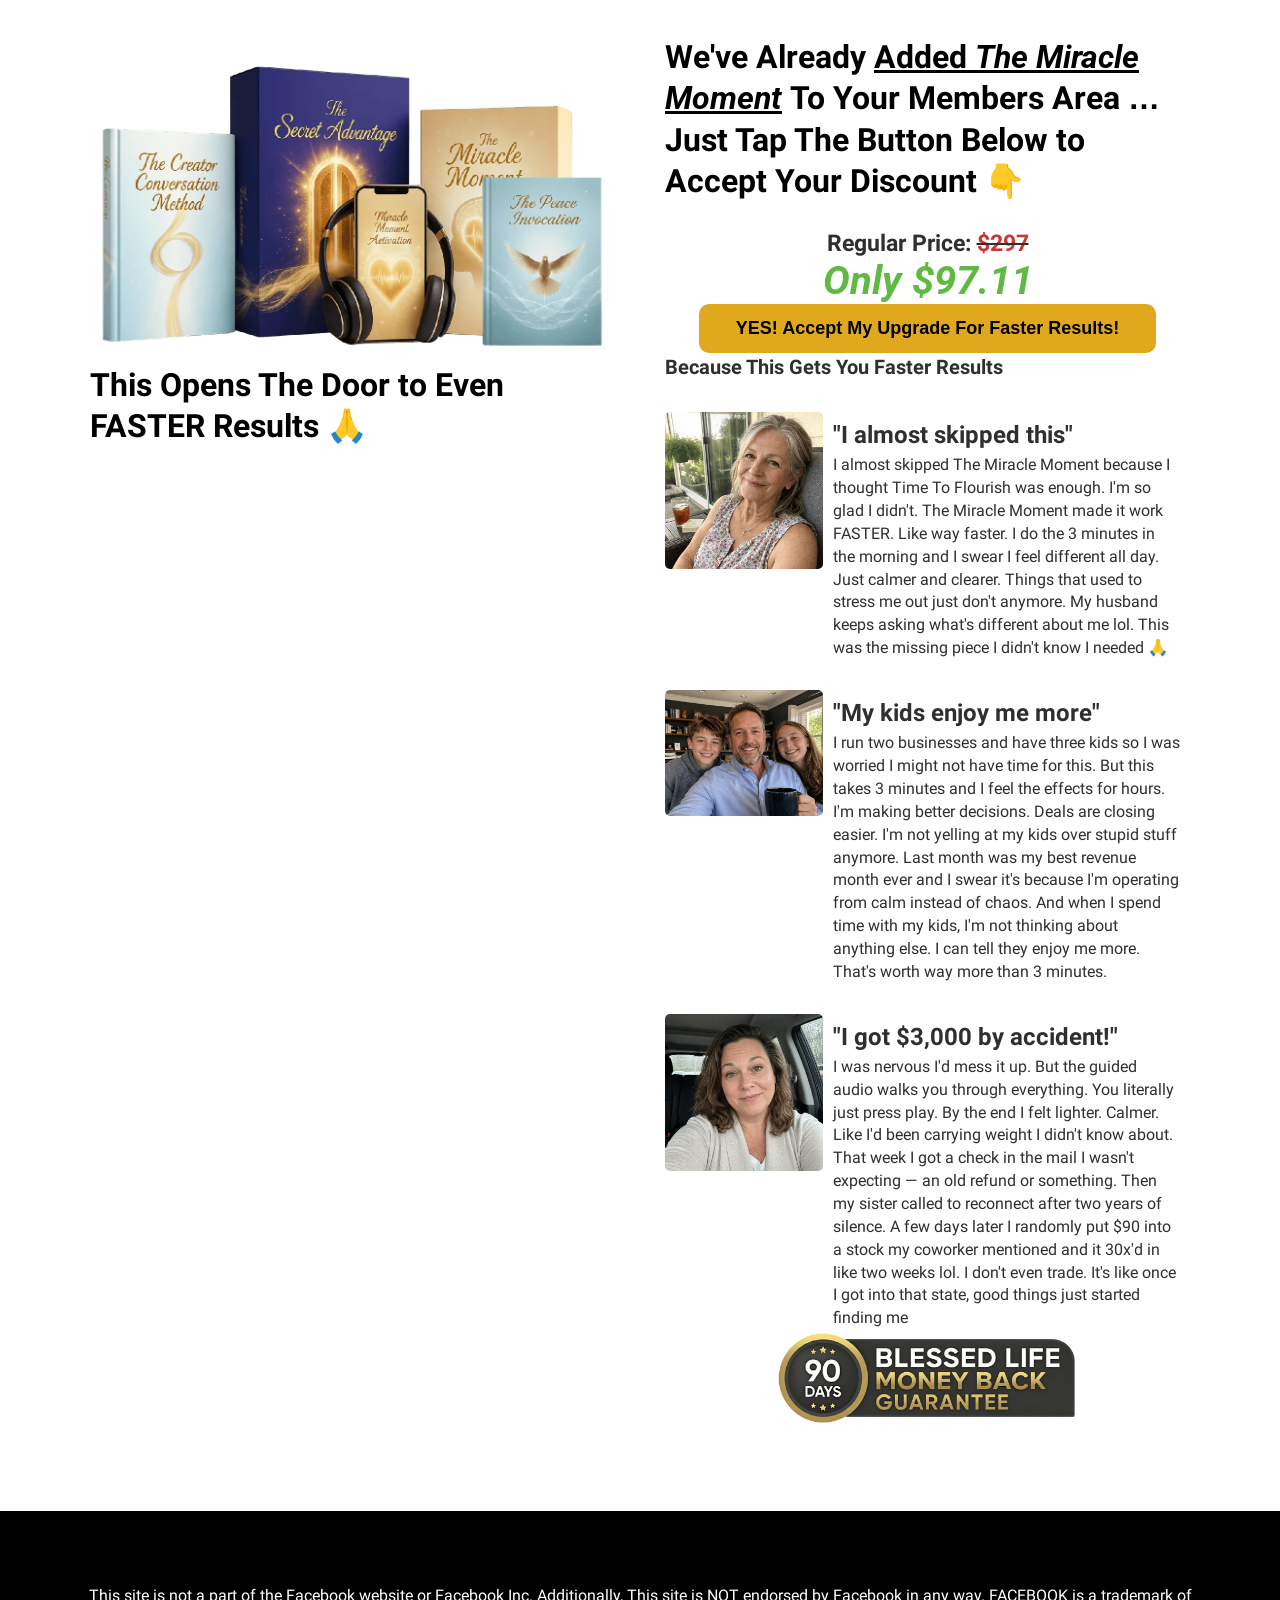
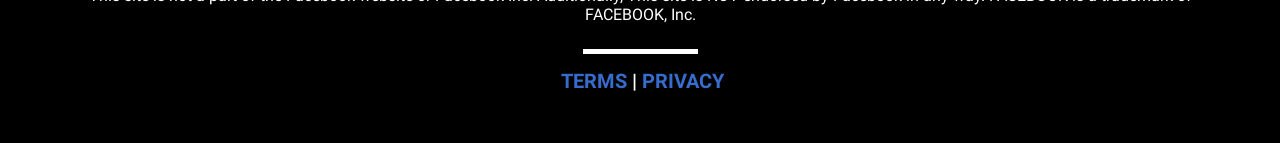
<file: up3/index.html>
<!DOCTYPE html>
<html lang="en" class="clickfunnels-com bgCover wf-proximanova-i4-active wf-proximanova-i7-active wf-proximanova-n4-active wf-proximanova-n7-active wf-active wf-proximanova-i3-active wf-proximanova-n3-active wf-proximanovasoft-n7-active wf-proximanovasoft-n4-active wf-proximasoft-n4-active wf-proximasoft-i4-active wf-proximasoft-i6-active wf-proximasoft-n6-active wf-proximasoft-i7-active wf-proximasoft-n7-active gr__app_clickfunnels_com avcHn2VQJenBvoR5hilPG js-focus-visible vu-open" style="background-color: rgb(255, 255, 255); overflow: initial; font-family: Roboto, Helvetica, sans-serif !important;">
<head data-next-url="" data-this-url="">




  <meta charset="UTF-8">
  <meta content="text/html;charset=utf-8" http-equiv="Content-Type">
  <meta content="utf-8" http-equiv="encoding">
  <meta name="viewport" content="width=device-width, initial-scale=1">
<!-- Nevian Track -->
<script async src="https://track.nevian.io/nv.js?w=67fb06a2"></script><script src="https://checkout.kashpay.com/scripts/upsell-processor.js"></script>
    <title>Congrats! But wait..</title>
<meta class="metaTagTop" name="description" content="">
<meta class="metaTagTop" name="keywords" content="">
<meta class="metaTagTop" name="author" content="">
<meta class="metaTagTop" property="og:image" content="" id="social-image">
    <meta property="og:title" content="Congrats! But wait..">
<meta property="og:description" content="">
  <meta property="og:type" content="website">

  <link rel="stylesheet" media="screen" href="assets/lander.css">

  <link rel="stylesheet" href="assets/all.css">
  <link rel="stylesheet" href="assets/v4-shims.css">
  <link href="https://fonts.googleapis.com/css?family=Open+Sans:400,700|Oswald:400,700|Droid+Sans:400,700|Roboto:400,700|Lato:400,700|PT+Sans:400,700|Source+Sans+Pro:400,600,700|Noto+Sans:400,700|PT+Sans:400,700|Ubuntu:400,700|Bitter:400,700|PT+Serif:400,700|Rokkitt:400,700|Droid+Serif:400,700|Raleway:400,700|Inconsolata:400,700" rel="stylesheet" type="text/css">

  <meta property="cf:funnel_id" content="OWhFUThKclpmaHNnMEM4KzRIejdQQT09LS1XTjdFZVpNODhIaVp3bjJZWVBod1BnPT0=--65cfdd66748174f5d34276a90da8ab4be7d8d803">
  <meta property="cf:page_id" content="MWxjSnRJQTFPT2FrM3libEhrSVJyZz09LS1YNWZYbDhmd05KTGtOdEgvSTlpMXN3PT0=--4044200edf70a29600c2109f07afea9d732d890b">
  <meta property="cf:funnel_step_id" content="b3QvRGNscjVEVTVlMFVEN1hmbjNqUT09LS1OUUhxdVhadlR3OVVDNXFrTnpRZmNBPT0=--73ad1de42c602672a0d7d39e30b3a122791f440f">
  <meta property="cf:user_id" content="SGErQzZMSDhqNzVYeUNOdmJOd2ZGZz09LS16WWEyRlRFOFJHZ2x4NmlOZVhiMGVRPT0=--1e5db55630b8d4d690a9cc3a5cee7507c4ff2172">
  <meta property="cf:account_id" content="b3VxVytKVVVYVkRmb2RVZXNJSGVDQT09LS0ydGdpTzh0VXpLSDJqT1RBMzdDWDJRPT0=--d83aa51391d8c1d844152af9631db893ec78e6cc">
  <meta property="cf:page_code" content="NjQwMjg2MzQ=">
  <meta property="cf:mode_id" content="1">
  <meta property="cf:time_zone" content="America/New_York">
  <style>
    [data-timed-style='fade']{display:none}[data-timed-style='scale']{display:none}html.vu-open [data-vsl-gate]{-webkit-animation:vuIn .6s ease both;animation:vuIn .6s ease both}@-webkit-keyframes vuIn{from{opacity:0}to{opacity:1}}@keyframes vuIn{from{opacity:0}to{opacity:1}}
  </style>














<link rel="preconnect" href="https://cdnjs.cloudflare.com" crossorigin>
<style>
[data-timed-style]{display:revert !important}
#vu .vu-bar{opacity:1 !important}
.vu-skip,.vu-pill,.vu-spin{display:none !important}
#vuVideo{width:100%;max-width:450px;display:block;margin:0 auto;height:auto}
</style>
</head>
  <body data-affiliate-param="affiliate_id" data-show-progress="true">




  <svg xmlns="http://www.w3.org/2000/svg" style="display: none !important">
    <filter id="grayscale">
      <fecolormatrix type="matrix" values="0.3333 0.3333 0.3333 0 0 0.3333 0.3333 0.3333 0 0 0.3333 0.3333 0.3333 0 0 0 0 0 1 0"></fecolormatrix>
    </filter>
  </svg>
  <div class="containerWrapper">
                                                                                                                                                                                                                                                                                                                                                                                                                                    <style id="globalHeadlineCSS" data-font-fam="Roboto"> .elHeadlineWrapper[data-htype="headline"]{ font-family: "Roboto", Helvetica, sans-serif !important; } </style>
<meta name="robots" content="noindex, nofollow">
<textarea id="tracking-body-top" style="display: none !important"></textarea>
<input id="submit-form-action" value="redirect-url" data-url="#" data-ar-service="API" data-ar-list="Soulmate Reading Buyers" data-webhook="" type="hidden" data-ar-list-id="4">
<div class="nodoHiddenFormFields hide">
<input id="elHidden1" class="elInputHidden elInput" name="ad" type="hidden">
<input id="elHidden2" class="elInputHidden elInput" name="tag" type="hidden">
<input id="elHidden3" class="elInputHidden elInput" name="" type="hidden">
<input id="elHidden4" class="elInputHidden elInput" name="" type="hidden">
<input id="elHidden5" class="elInputHidden elInput" name="" type="hidden">
</div>
<div class="nodoCustomHTML hide"></div>
<div class="modalBackdropWrapper" style="background-color: rgba(255, 255, 255, 0.95); height: 100%; display: none;"></div>

<div class="dropZoneForSections ui-droppable" style="display: none;"><div class="dropIconr"><i class="fa fa-plus"></i></div></div>
<div class="container noTopMargin padding40-top padding40-bottom padding40H borderSolid cornersAll radius0 bgNoRepeat activeSection_topBorder0 activeSection_bottomBorder0 border1px emptySection activeSection_topBorder activeSection_bottomBorder wideContainer noBorder shadow40 editingInRow" id="section-148010000" data-title="Section" data-block-color="0074C7" style="padding-top: 20px; padding-bottom: 35px; margin-top: 30px; border-color: rgba(47, 47, 47, 0.18); outline: none; background-color: rgb(255, 255, 255);display: none !important;" data-trigger="none" data-animate="fade" data-delay="500">
<div class="containerInner ui-sortable" style="padding-left: 0px; padding-right: 0px;"></div>
</div>
<div class="container noTopMargin padding20-top padding20-bottom padding40H border3px cornersAll radius0 shadow0 emptySection fullContainer bgCover100 borderDashed noBorder" id="section--61930-133" data-title="Section - Clone" data-block-color="0074C7" style="padding-top: 20px; padding-bottom: 45px; outline: none; background-color: rgb(248, 235, 207); margin-top: 0px; border-color: rgb(255, 255, 255);" images.clickfunnels.com="" mfaffiliationbg1.png="" data-trigger="none" data-animate="fade" data-delay="500" https:="">
<div class="containerInner ui-sortable">
<style id="bold_style_headline-72121">#headline-72121 .elHeadline b{ color: rgb(0, 0, 0);}</style>
<style id="bold_style_headline-66351">#headline-66351 .elHeadline b{ color: rgb(255, 255, 255);}</style>
<style id="bold_style_tmp_paragraph-26527">#tmp_paragraph-26527 .elHeadline b{ color: rgb(96, 96, 96);}</style>
<style id="bold_style_headline-81490">#headline-81490 .elHeadline b{ color: rgb(96, 96, 96);}</style>
<style id="bold_style_headline-79246">#headline-79246 .elHeadline b{ color: rgb(96, 96, 96);}</style>
<div class="row bgCover noBorder borderSolid border3px cornersAll radius0 shadow0 P0-top P0-bottom P0H noTopMargin" id="row-3301110000-160" data-trigger="none" data-animate="fade" data-delay="500" data-title="1 column row" style="outline: none; margin-bottom: 0px; width: 75%; max-width: 100%; margin-left: auto; margin-right: auto; padding-left: 0px; padding-right: 0px;">
<div id="col-full-571-103" class="col-md-12 innerContent col_left" data-col="full" data-trigger="none" data-animate="fade" data-delay="500" data-title="full column" style="outline: none;">
<div class="col-inner bgCover  noBorder borderSolid border3px cornersAll radius0 shadow0 P0-top P0-bottom P0H noTopMargin">
<div class="de elHeadlineWrapper ui-droppable de-editable" id="headline-88798" data-de-type="headline" data-de-editing="false" data-title="headline" data-ce="true" data-trigger="none" data-animate="fade" data-delay="500" style="margin-top: 0px; outline: none; cursor: pointer; display: block; background-color: rgb(129, 54, 212); font-family: Roboto, Helvetica, sans-serif !important;" aria-disabled="false" data-google-font="Roboto" data-hide-on="">
<div class="ne elHeadline hsSize3 elMargin0 elBGStyle0 hsTextShadow0 deneg1pxLetterSpacing lh3 mfs_18" style="text-align: center; font-size: 24px; color: rgb(255, 255, 255); background-color: rgb(129, 54, 212);" data-bold="inherit" contenteditable="false"><b>A Message For You - Please Watch While Your Script Is Being Prepared In Your Name</b></div>
</div>
<div class="de elHeadlineWrapper ui-droppable de-editable" id="headline-55712" data-de-type="headline" data-de-editing="false" data-title="headline" data-ce="true" data-trigger="none" data-animate="fade" data-delay="500" style="margin-top: 0px; outline: none; cursor: pointer; display: block; font-family: Roboto, Helvetica, sans-serif !important;" aria-disabled="false" data-google-font="Roboto" data-hide-on="desktop">
<div class="ne elHeadline hsSize3 elMargin0 elBGStyle0 hsTextShadow0 deneg1pxLetterSpacing mfs_28 lh3" style="text-align: center; font-size: 38px; color: rgb(255, 255, 255);" data-bold="inherit" contenteditable="false"><b><a href="#" id="link-49574-297" class="" target="_self" rel="noopener noreferrer" style="color: rgb(129, 54, 212);">IMPORTANT!</a> This Short Message Reveals One More Secret Hidden In Ancient Texts To Receive Your Blessings Even <i>Faster</i></b></div>
</div>
<div class="de elHeadlineWrapper ui-droppable de-editable" id="headline-90622" data-de-type="headline" data-de-editing="false" data-title="headline" data-ce="true" data-trigger="none" data-animate="fade" data-delay="500" style="margin-top: 10px; outline: none; cursor: pointer; display: block; font-family: Roboto, Helvetica, sans-serif !important;" aria-disabled="false" data-google-font="Roboto" data-hide-on="mobile">
<div class="ne elHeadline hsSize3 elMargin0 elBGStyle0 hsTextShadow0 deneg1pxLetterSpacing lh3 mfs_24" style="text-align: center; font-size: 26px; color: rgb(255, 255, 255);" data-bold="inherit" contenteditable="false"><b><a href="#" id="link-29643" class="" target="_self" rel="noopener noreferrer" style="color: rgb(129, 54, 212);">IMPORTANT!</a> This Short Message Reveals <u>One More Secret</u> Hidden In Ancient Texts To Receive Your Blessings Even Faster</b></div>
</div>
<div class="de elVideoWrapper de-video-block elVideoWidth100 elMargin0 ui-droppable de-editable" id="tmp_video-10217" data-de-type="video" data-de-editing="false" data-title="video" data-ce="false" data-trigger="none" data-animate="fade" data-delay="500" data-video-type="custom" style="margin-top: 30px; outline: none; cursor: pointer;" aria-disabled="false" data-hide-on="">
<div class="elVideoplaceholder">
<div class="elVideoplaceholder_inner"></div>
</div>
<div class="elVideo vu-wrap" style="display: block;">

<style>
  
  .elVideo.vu-wrap { box-shadow:none !important; border-radius:0 !important; overflow:visible !important; background:transparent !important; }
  
  .vu { position:relative; width:100%; max-width:450px; max-width:min(450px, calc((100vh - 40px) * .5625)); margin:0 auto;
        background:#000; overflow:hidden; border-radius:14px; box-shadow:0 8px 28px rgba(0,0,0,.35); --u:3.6px;
        text-align:center; line-height:normal; -webkit-tap-highlight-color:transparent; touch-action:manipulation;
        -webkit-user-select:none; user-select:none; }
  .vu::before { content:""; display:block; padding-top:177.7778%; } 
  .elVideo .vu video { position:absolute !important; top:0 !important; left:0 !important; width:100% !important; height:100% !important;
                       max-width:none !important; margin:0 !important; border:0 !important; z-index:auto !important;
                       object-fit:cover; background:#000; }
  
  .vu video::-webkit-media-controls, .vu video::-webkit-media-controls-enclosure,
  .vu video::-webkit-media-controls-panel, .vu video::-webkit-media-controls-start-playback-button {
    display:none !important; -webkit-appearance:none !important; }
  
  .vu-bar { position:absolute; left:0; right:0; bottom:0; height:4px; background:rgba(255,255,255,.15);
            opacity:0; transition:opacity .4s; pointer-events:none; }
  .vu.vu-on .vu-bar { opacity:1; }
  .vu-bar i { display:block; height:100%; background:linear-gradient(90deg,#e0a91d,#f7d873);
              -webkit-transform-origin:0 50%; transform-origin:0 50%; -webkit-transform:scaleX(0); transform:scaleX(0); }
  
  .vu-hit { position:absolute; top:0; left:0; width:100%; height:100%; margin:0; padding:0 9%; border:0; border-radius:0; outline:0;
            background:transparent; cursor:pointer; display:flex; flex-direction:column; align-items:center; justify-content:center;
            color:#fff7e6; font-family:Georgia, 'Times New Roman', serif; text-align:center; text-transform:none; letter-spacing:normal;
            -webkit-appearance:none; appearance:none; }
  .vu-hit:focus-visible { outline:3px solid #f3c34e; outline-offset:-3px; }
  .vu-hit > * + * { margin-top:calc(var(--u) * 4.5); }
  .vu-hit.vu-paused, .vu-hit.vu-end, .vu-hit.vu-error { background:rgba(0,0,0,.45); }
  
  
  .vu-hit.vu-preview, .vu-hit.vu-tap { justify-content:flex-end; padding-bottom:34%;   
    background:linear-gradient(180deg, rgba(0,0,0,.05) 0%, rgba(0,0,0,.12) 30%, rgba(0,0,0,.58) 52%, rgba(0,0,0,.66) 100%); }
  .vu-l1 { display:block; font-size:calc(var(--u) * 7.4); font-weight:bold; line-height:1.18; color:#fff;
           text-shadow:0 calc(var(--u) * .5) calc(var(--u) * 2.4) rgba(0,0,0,.9), 0 0 calc(var(--u) * 1) rgba(0,0,0,.8); }
  
  .vu-big { display:block; position:relative; width:calc(var(--u) * 27); height:calc(var(--u) * 27); border-radius:50%;
            background:radial-gradient(circle at 34% 28%, #fff6cf 0%, #f6d266 38%, #e3a81c 72%, #c98a0a 100%);
            box-shadow:0 calc(var(--u) * 1.4) calc(var(--u) * 5) rgba(0,0,0,.6), inset 0 calc(var(--u) * -1) calc(var(--u) * 2) rgba(120,70,0,.35),
                       inset 0 calc(var(--u) * .6) calc(var(--u) * 1) rgba(255,255,255,.55); }
  .vu-big i { position:absolute; left:39.5%; top:29%; width:0; height:0; border-left:calc(var(--u) * 10) solid #1a1206;
              border-top:calc(var(--u) * 5.7) solid transparent; border-bottom:calc(var(--u) * 5.7) solid transparent; }
  .vu-preview .vu-big, .vu-tap .vu-big { animation:vuBeat 1.7s ease-in-out infinite; }
  .vu-preview .vu-big::before, .vu-preview .vu-big::after, .vu-tap .vu-big::before, .vu-tap .vu-big::after {
    content:""; position:absolute; top:0; left:0; right:0; bottom:0; border-radius:50%;
    border:calc(var(--u) * .9) solid rgba(247,216,115,.85); animation:vuRing 1.7s ease-out infinite; pointer-events:none; }
  .vu-preview .vu-big::after, .vu-tap .vu-big::after { animation-delay:.85s; }
  .vu-pill { display:inline-block; padding:calc(var(--u) * 3) calc(var(--u) * 6); border-radius:calc(var(--u) * 20);
             background:linear-gradient(180deg,#f9dd7e,#e3a81c); color:#1a1206; font-family:Arial, Helvetica, sans-serif; font-weight:bold;
             font-size:calc(var(--u) * 5.1); line-height:1.2; box-shadow:0 calc(var(--u) * 1) 0 #a87a10, 0 calc(var(--u) * 2) calc(var(--u) * 4) rgba(0,0,0,.5); }
  .vu-t1 { display:block; font-size:calc(var(--u) * 6); font-weight:bold; line-height:1.25; color:#f3c34e; }
  .vu-t2 { display:block; font-size:calc(var(--u) * 5); font-weight:bold; line-height:1.3; color:#fff; text-shadow:0 2px 8px #000; }
  @keyframes vuBeat { 0%,100% { transform:scale(1); } 50% { transform:scale(1.07); } }
  @keyframes vuRing { 0% { transform:scale(1); opacity:.9; } 100% { transform:scale(1.75); opacity:0; } }
  @media (prefers-reduced-motion: reduce) { .vu-big, .vu-big::before, .vu-big::after, .vu-res-go { animation:none !important; } }
  .vu-spin { display:block; width:calc(var(--u) * 13); height:calc(var(--u) * 13); border-radius:50%;
             border:calc(var(--u) * 1.2) solid rgba(243,195,78,.25); border-top-color:#f3c34e; animation:vuSpin 1s linear infinite; }
  @keyframes vuSpin { to { transform:rotate(360deg); } }
  @keyframes vuPulse { 50% { transform:scale(1.04); } }
  
  .vu-res { position:absolute; top:0; left:0; width:100%; height:100%; display:flex; align-items:flex-start; justify-content:center;
            padding:12% 7% 0; background:rgba(0,0,0,.62); }
  .vu-res[hidden] { display:none !important; }
  .vu-res-card { display:flex; flex-direction:column; align-items:stretch; width:100%; text-align:center;
                 padding:calc(var(--u) * 6) calc(var(--u) * 5); border:2px solid #f3c34e; border-radius:calc(var(--u) * 3.5);
                 background:rgba(16,11,3,.9); box-shadow:0 0 calc(var(--u) * 8) rgba(243,195,78,.4); }
  .vu-res-card > * + * { margin-top:calc(var(--u) * 4); }
  .vu-res button { font-family:Georgia, 'Times New Roman', serif; font-weight:bold; line-height:1.25; cursor:pointer; margin-left:0; margin-right:0;
                   padding:calc(var(--u) * 3.8) calc(var(--u) * 3); border-radius:calc(var(--u) * 3); text-transform:none; letter-spacing:normal;
                   -webkit-appearance:none; appearance:none; -webkit-tap-highlight-color:transparent; }
  .vu-res-go { font-size:calc(var(--u) * 5.2); border:none; background:linear-gradient(180deg,#f7d873,#e0a91d); color:#1a1206;
               box-shadow:0 calc(var(--u) * 1.2) 0 #b8911f; animation:vuPulse 1.6s ease-in-out infinite; }
  .vu-res-re { font-size:calc(var(--u) * 4.3); border:2px solid rgba(243,195,78,.55); background:transparent; color:#fff7e6; }
  
  @media (hover:none) {
    html.vu-any body, html.vu-any body .de-editable { cursor:pointer !important; -webkit-tap-highlight-color:transparent; }
  }
  
  .vu-skip { margin:14px auto 0; padding:0 12px; text-align:center; font-size:15px; line-height:1.4; font-weight:normal; }
  .vu-skip a, .vu-skip a:visited { color:#5a5a5a; text-decoration:underline; }
  
  html.vu-arm-a .vu, html.vu-arm-a .vu-skip { display:none !important; }
  html:not(.vu-arm-a) .vu-old { display:none !important; }
</style>
<div class="vu-old" id="vuOld"></div>

<div class="vu" id="vu" data-up="up1" data-media="/media/vsl-up/t/torj1a.i0topodazk5tof.5Naj2U6kGh79CAT4asUY0Q/up1/a/" data-dur="922.4">
  <video id="vuVideo" playsinline preload="metadata" poster="assets/vsl-poster.jpg" src="https://media.thesacredtest.com/up3/vsl.mp4"></video>
  <div class="vu-bar"><i id="vuBar"></i></div>
  <button type="button" class="vu-hit vu-paused" id="vuHit" aria-label="Play the message"><span class="vu-big"><i></i></span></button><script>(function(){var v=document.getElementById('vuVideo'),h=document.getElementById('vuHit'),b=document.getElementById('vuBar');function s(){var p=v.paused||v.ended;h.classList.toggle('vu-paused',p);h.firstElementChild.style.display=p?'':'none';h.setAttribute('aria-label',p?'Play the message':'Pause the message')}h.onclick=function(){if(v.paused||v.ended){v.play()}else{v.pause()}};v.onplay=v.onpause=v.onended=s;v.ontimeupdate=function(){b.style.transform='scaleX('+(v.currentTime/v.duration||0)+')'};s()})();</script>
  
  <div class="vu-res" id="vuRes" hidden>
    <div class="vu-res-card">
      <span class="vu-t1" id="vuResT"></span>
      <button type="button" class="vu-res-go" id="vuResGo"></button>
      <button type="button" class="vu-res-re" id="vuResRe"></button>
    </div>
  </div>
</div>



</div>
</div>
<div class="de elHeadlineWrapper ui-droppable de-editable" id="tmp_subheadline-67552" data-de-type="headline" data-de-editing="false" data-title="sub-headline" data-ce="true" data-trigger="none" data-animate="fade" data-delay="500" data-gramm="false" style="margin-top: 15px; outline: none; cursor: pointer;" aria-disabled="false">
<div class="ne elHeadline hsSize2 lh3 elMargin0 elBGStyle0 hsTextShadow0 mfs_16" style="text-align: center; font-size: 23px; color: rgb(255, 255, 255);" data-bold="inherit" data-gramm="false" contenteditable="false"><b>Welcome To <i>Time To Flourish</i>! You're Exactly In The Right Place. Please Watch This Short Message While Your Script Is Being Prepared In Your Name (Please Don't Press Back or Exit This Page)</b></div>
</div>
</div>
</div>
</div>
</div>
</div>
<div class="dropZoneForSections ui-droppable" style="display: none;"><div class="dropIconr"><i class="fa fa-plus"></i></div></div>
<div class="container fullContainer noTopMargin padding20-top padding20-bottom padding40H noBorder borderSolid border3px cornersAll radius0 shadow0 bgNoRepeat emptySection fade" id="section--41628" data-title="Section" data-block-color="0074C7" style="padding-top: 20px; padding-bottom: 20px; outline: none;" data-trigger="none" data-animate="fade" data-delay="500" data-vsl-gate="1">
<div class="containerInner ui-sortable">
<div class="row bgCover noBorder borderSolid border3px cornersAll radius0 shadow0 P0-top P0-bottom P0H noTopMargin" id="row--21438" data-trigger="none" data-animate="fade" data-delay="500" data-title="2 column row" style="padding-top: 20px; padding-bottom: 20px; margin: 0px; outline: none;">
<div id="col-left-133" class="col-md-6 innerContent col_left ui-resizable" data-col="left" data-trigger="none" data-animate="fade" data-delay="500" data-title="1st column" style="outline: none;">
<div class="col-inner bgCover  noBorder borderSolid border3px cornersAll radius0 shadow0 P0-top P0-bottom P0H noTopMargin" style="padding: 0 10px">
<div class="de elHeadlineWrapper ui-droppable de-editable" id="headline-93151" data-de-type="headline" data-de-editing="false" data-title="headline" data-ce="true" data-trigger="none" data-animate="fade" data-delay="500" style="margin-top: 0px; outline: none; cursor: pointer;" aria-disabled="false">
<h1 class="ne elHeadline hsSize3 lh4 elMargin0 elBGStyle0 hsTextShadow0" style="text-align: center; font-size: 32px;" data-bold="inherit" data-gramm="false" contenteditable="false"><div><font color="#000000"><b>Accept Your <i>Miracle Moment</i> Upgrade</b></font></div></h1>
</div>
<div class="de elImageWrapper de-image-block elAlign_center elMargin0 ui-droppable de-editable" id="tmp_image-90376-152-124" data-de-type="img" data-de-editing="false" data-title="image" data-ce="false" data-trigger="none" data-animate="fade" data-delay="500" style="margin-top: 0px; outline: none; cursor: pointer;" aria-disabled="false">
<img src="assets/40446d94_Miracle-Moment-Stack.webp" class="elIMG ximg" alt="" data-src="assets/40446d94_Miracle-Moment-Stack.webp">
</div>
</div>
</div>
<div id="col-right-100" class="col-md-6 innerContent col_right ui-resizable" data-col="right" data-trigger="none" data-animate="fade" data-delay="500" data-title="2nd column" style="outline: none;">
<div class="col-inner bgCover  noBorder borderSolid border3px cornersAll radius0 shadow0 P0-top P0-bottom P0H noTopMargin" style="padding: 0 10px">
<div class="de elHeadlineWrapper ui-droppable de-editable" id="headline-29196" data-de-type="headline" data-de-editing="false" data-title="headline" data-ce="true" data-trigger="none" data-animate="fade" data-delay="500" style="margin-top: 0px; outline: none; cursor: pointer;" aria-disabled="false">
<h1 class="ne elHeadline hsSize3 lh4 elMargin0 elBGStyle0 hsTextShadow0 mfs_24" style="text-align: left; font-size: 32px;" data-bold="inherit" data-gramm="false" contenteditable="false"><div><font color="#000000"><b>We've Already <u>Added <i>The Miracle Moment</i></u> To Your Members Area … Just Tap The Button Below to Accept Your Discount 👇</b></font></div></h1>
</div>
<div class="de elHeadlineWrapper ui-droppable de-editable" id="tmp_subheadline-17570" data-de-type="headline" data-de-editing="false" data-title="sub-headline" data-ce="true" data-trigger="none" data-animate="fade" data-delay="500" data-gramm="false" style="margin-top: 0px; outline: none; cursor: pointer;" aria-disabled="false">
<h2 class="ne elHeadline hsSize2 lh3 elMargin0 elBGStyle0 hsTextShadow0" style="text-align: center;font-size: 23px" data-bold="inherit" data-gramm="false" contenteditable="false">
<div><b><br></b></div>
<b>
Regular Price: <strike><a href="#" id="link-87668" class="" target="_self" rel="noopener noreferrer" style="color: rgb(204, 54, 54);">$297</a></strike></b>
</h2>
</div>
<div class="de elHeadlineWrapper ui-droppable de-editable" id="headline-36723" data-de-type="headline" data-de-editing="false" data-title="sub-headline" data-ce="true" data-trigger="none" data-animate="fade" data-delay="500" data-gramm="false" style="margin-top: 0px; outline: none; cursor: pointer;" aria-disabled="false">
<h2 class="ne elHeadline hsSize2 lh3 elMargin0 elBGStyle0 hsTextShadow0" style="text-align: center; font-size: 40px;" data-bold="inherit" data-gramm="false" contenteditable="false"><b><i>Only $97.11</i><strike></strike></b></h2>
</div>
<div class="de elMargin0" id="offer-wrap" style="margin-top: 25px;">
<div id="offer" class="smartplayer-scroll-event"><div class="de elBTN elAlign_center elMargin0"><button type="button" onclick="acceptUpsell('https://checkout.kashpay.com/u/140ac5101b23fa20')" style="font-family: 'Helvetica'; font-size: 18px; font-weight: 600; line-height: 1.3; color: #000000; background-color: #E0A91D; border: none; border-radius: 10px; padding: 13px 7%; cursor: pointer; text-align: center; display: block; margin: auto;">YES! Accept My Upgrade For Faster Results!</button></div></div>



</div>
<div class="de elHeadlineWrapper ui-droppable de-editable" id="tmp_paragraph-99508" data-de-type="headline" data-de-editing="false" data-title="Paragraph" data-ce="true" data-trigger="none" data-animate="fade" data-delay="500" style="margin-top: 0px; outline: none; cursor: pointer;" aria-disabled="false">
<div class="ne elHeadline hsSize1 lh5 elMargin0 elBGStyle0 hsTextShadow0" data-bold="inherit" style="text-align: left; font-size: 20px;" data-gramm="false" contenteditable="false"><b>Because This Gets You <i>Faster</i> Results</b></div>
</div>
<div class="de elMargin0 elScreenshot_right clearfix elFeatureImage_70_30 ui-droppable de-editable" id="featureimage-74930" data-de-type="featureimage" data-de-editing="false" data-title="Image Feature" data-ce="true" data-trigger="none" data-animate="fade" data-delay="500" style="margin-top: 30px; outline: none; cursor: pointer;" data-hide-on="desktop" aria-disabled="false">
			<div class="elFeatureImage">
				<div class="elScreenshot_image elAlign_center">
						<img loading="lazy" src="assets/f4eddfbc_porch-woman.webp" class="elScreenshot_image_src1 ximg imgRoundCorners" height="auto" width="auto" data-src="assets/f4eddfbc_porch-woman.webp">
		  		</div>
		  		<div class="elScreenshot_text">
		  			<div class="elScreenshot_text_padding" style="padding: 0 10px">
              <h3 class="ne elScreenshot_text_headline ssHeadlineSize2" contenteditable="false"><b>"I almost skipped this"</b></h3>
		  				<div class="ne elScreenshot_text_body ssBodySize1" contenteditable="false" style="font-size: 16px;">I almost skipped The Miracle Moment because I thought Time To Flourish was enough. I'm so glad I didn't. The Miracle Moment made it work FASTER. Like way faster. I do the 3 minutes in the morning and I swear I feel different all day. Just calmer and clearer. Things that used to stress me out just don't anymore. My husband keeps asking what's different about me lol. This was the missing piece I didn't know I needed 🙏</div>
		  			</div>
		  		</div>
		  </div>
</div>
<div class="de elMargin0 elScreenshot_right clearfix elFeatureImage_80_20 ui-droppable de-editable" id="featureimage-71402" data-de-type="featureimage" data-de-editing="false" data-title="Image Feature" data-ce="true" data-trigger="none" data-animate="fade" data-delay="500" style="margin-top: 30px; outline: none; cursor: pointer;" data-hide-on="mobile" aria-disabled="false">
			<div class="elFeatureImage">
				<div class="elScreenshot_image elAlign_center">
						<img loading="lazy" src="assets/f4eddfbc_porch-woman.webp" class="elScreenshot_image_src1 ximg imgRoundCorners" height="auto" width="200" data-src="assets/f4eddfbc_porch-woman.webp">
		  		</div>
		  		<div class="elScreenshot_text">
		  			<div class="elScreenshot_text_padding" style="padding: 0 10px">
              <h3 class="ne elScreenshot_text_headline ssHeadlineSize2" contenteditable="false"><b>"I almost skipped this"</b></h3>
		  				<div class="ne elScreenshot_text_body ssBodySize1" contenteditable="false" style="font-size: 16px;">I almost skipped The Miracle Moment because I thought Time To Flourish was enough. I'm so glad I didn't. The Miracle Moment made it work FASTER. Like way faster. I do the 3 minutes in the morning and I swear I feel different all day. Just calmer and clearer. Things that used to stress me out just don't anymore. My husband keeps asking what's different about me lol. This was the missing piece I didn't know I needed 🙏</div>
		  			</div>
		  		</div>
		  </div>
</div>
<div class="de elMargin0 elScreenshot_right clearfix elFeatureImage_70_30 ui-droppable de-editable" id="featureimage-77591" data-de-type="featureimage" data-de-editing="false" data-title="Image Feature" data-ce="true" data-trigger="none" data-animate="fade" data-delay="500" style="margin-top: 30px; outline: none; cursor: pointer;" data-hide-on="desktop" aria-disabled="false">
			<div class="elFeatureImage">
				<div class="elScreenshot_image elAlign_center">
						<img loading="lazy" src="assets/77cdf514_dad1.webp" class="elScreenshot_image_src1 ximg imgRoundCorners" height="auto" width="auto" data-src="assets/77cdf514_dad1.webp">
		  		</div>
		  		<div class="elScreenshot_text">
		  			<div class="elScreenshot_text_padding" style="padding: 0 10px">
              <h3 class="ne elScreenshot_text_headline ssHeadlineSize2" contenteditable="false"><b>"My kids enjoy me more"</b></h3>
		  				<div class="ne elScreenshot_text_body ssBodySize1" contenteditable="false" style="font-size: 16px;">I run two businesses and have three kids so I was worried I might not have time for this. But this takes 3 minutes and I feel the effects for hours. I'm making better decisions. Deals are closing easier. I'm not yelling at my kids over stupid stuff anymore. Last month was my best revenue month ever and I swear it's because I'm operating from calm instead of chaos. And when I spend time with my kids, I'm not thinking about anything else. I can tell they enjoy me more. That's worth way more than 3 minutes.</div>
		  			</div>
		  		</div>
		  </div>
</div>
<div class="de elMargin0 elScreenshot_right clearfix elFeatureImage_70_30 ui-droppable de-editable" id="featureimage-56082" data-de-type="featureimage" data-de-editing="false" data-title="Image Feature" data-ce="true" data-trigger="none" data-animate="fade" data-delay="500" style="margin-top: 30px; outline: none; cursor: pointer;" data-hide-on="mobile" aria-disabled="false">
			<div class="elFeatureImage">
				<div class="elScreenshot_image elAlign_center">
						<img loading="lazy" src="assets/77cdf514_dad1.webp" class="elScreenshot_image_src1 ximg imgRoundCorners" height="auto" width="200" data-src="assets/77cdf514_dad1.webp">
		  		</div>
		  		<div class="elScreenshot_text">
		  			<div class="elScreenshot_text_padding" style="padding: 0 10px">
              <h3 class="ne elScreenshot_text_headline ssHeadlineSize2" contenteditable="false"><b>"My kids enjoy me more"</b></h3>
		  				<div class="ne elScreenshot_text_body ssBodySize1" contenteditable="false" style="font-size: 16px;">I run two businesses and have three kids so I was worried I might not have time for this. But this takes 3 minutes and I feel the effects for hours. I'm making better decisions. Deals are closing easier. I'm not yelling at my kids over stupid stuff anymore. Last month was my best revenue month ever and I swear it's because I'm operating from calm instead of chaos. And when I spend time with my kids, I'm not thinking about anything else. I can tell they enjoy me more. That's worth way more than 3 minutes.</div>
		  			</div>
		  		</div>
		  </div>
</div>
<div class="de elMargin0 elScreenshot_right clearfix elFeatureImage_70_30 ui-droppable hiddenElementTools de-editable" id="featureimage-47487" data-de-type="featureimage" data-de-editing="false" data-title="Image Feature" data-ce="true" data-trigger="none" data-animate="fade" data-delay="500" style="margin-top: 30px; outline: none; cursor: pointer;" data-hide-on="desktop" aria-disabled="false">
			<div class="elFeatureImage">
				<div class="elScreenshot_image elAlign_center">
						<img loading="lazy" src="assets/135f54c4_car7.webp" class="elScreenshot_image_src1 ximg imgRoundCorners" height="auto" width="auto" data-src="assets/135f54c4_car7.webp">
		  		</div>
		  		<div class="elScreenshot_text">
		  			<div class="elScreenshot_text_padding" style="padding: 0 10px">
              <h3 class="ne elScreenshot_text_headline ssHeadlineSize2" contenteditable="false"><b>"I got $3,000 by accident!"</b></h3>
		  				<div class="ne elScreenshot_text_body ssBodySize1" contenteditable="false" style="font-size: 16px;">I was nervous I'd mess it up. But the guided audio walks you through everything. You literally just press play. By the end I felt lighter. Calmer. Like I'd been carrying weight I didn't know about. That week I got a check in the mail I wasn't expecting — an old refund or something. Then my sister called to reconnect after two years of silence. A few days later I randomly put $90 into a stock my coworker mentioned and it 30x'd in like two weeks lol. I don't even trade. It's like once I got into that state, good things just started finding me</div>
		  			</div>
		  		</div>
		  </div>
</div>
<div class="de elMargin0 elScreenshot_right clearfix elFeatureImage_70_30 ui-droppable de-editable" id="featureimage-46196" data-de-type="featureimage" data-de-editing="false" data-title="Image Feature" data-ce="true" data-trigger="none" data-animate="fade" data-delay="500" style="margin-top: 30px; outline: none; cursor: pointer;" data-hide-on="mobile" aria-disabled="false">
			<div class="elFeatureImage">
				<div class="elScreenshot_image elAlign_center">
						<img loading="lazy" src="assets/135f54c4_car7.webp" class="elScreenshot_image_src1 ximg imgRoundCorners" height="auto" width="200" data-src="assets/135f54c4_car7.webp">
		  		</div>
		  		<div class="elScreenshot_text">
		  			<div class="elScreenshot_text_padding" style="padding: 0 10px">
              <h3 class="ne elScreenshot_text_headline ssHeadlineSize2" contenteditable="false"><b>"I got $3,000 by accident!"</b></h3>
		  				<div class="ne elScreenshot_text_body ssBodySize1" contenteditable="false" style="font-size: 16px;">I was nervous I'd mess it up. But the guided audio walks you through everything. You literally just press play. By the end I felt lighter. Calmer. Like I'd been carrying weight I didn't know about. That week I got a check in the mail I wasn't expecting — an old refund or something. Then my sister called to reconnect after two years of silence. A few days later I randomly put $90 into a stock my coworker mentioned and it 30x'd in like two weeks lol. I don't even trade. It's like once I got into that state, good things just started finding me</div>
		  			</div>
		  		</div>
		  </div>
</div>
<div class="de elImageWrapper de-image-block elAlign_center elMargin0 ui-droppable de-editable" id="tmp_image-39997" data-de-type="img" data-de-editing="false" data-title="image" data-ce="false" data-trigger="none" data-animate="fade" data-delay="500" style="margin-top: 0px; outline: none; cursor: pointer;" aria-disabled="false">
		<img loading="lazy" src="assets/546c438b_Blessed-Life-Guarantee-3.png" class="elIMG ximg" alt="" width="300" data-src="assets/546c438b_Blessed-Life-Guarantee-3.png">
</div>
</div>
</div>
</div>
</div>
</div>
<div class="dropZoneForSections ui-droppable" style="display: none;"><div class="dropIconr"><i class="fa fa-plus"></i></div></div>
<div class="container fullContainer noTopMargin padding20-top padding20-bottom padding40H noBorder borderSolid border3px cornersAll radius0 shadow0 bgNoRepeat emptySection fade" id="section--61267" data-title="Section" data-block-color="0074C7" style="padding-top: 20px; padding-bottom: 20px; outline: none; background-color: rgb(255, 255, 255);" data-trigger="none" data-animate="fade" data-delay="500" data-vsl-gate="1">
<div class="containerInner ui-sortable">
<div class="row bgCover noBorder borderSolid border3px cornersAll radius0 shadow0 P0-top P0-bottom P0H noTopMargin" id="row--21438-108" data-trigger="none" data-animate="fade" data-delay="500" data-title="2 column row" style="padding-top: 20px; padding-bottom: 20px; margin: 0px; outline: none;">
<div id="col-left-133-136" class="col-md-6 innerContent col_left ui-resizable" data-col="left" data-trigger="none" data-animate="fade" data-delay="500" data-title="1st column" style="outline: none;">
<div class="col-inner bgCover  noBorder borderSolid border3px cornersAll radius0 shadow0 P0-top P0-bottom P0H noTopMargin" style="padding: 0 10px">
<div class="de elImageWrapper de-image-block elAlign_center elMargin0 ui-droppable de-editable" id="tmp_image-90376-152" data-de-type="img" data-de-editing="false" data-title="image" data-ce="false" data-trigger="none" data-animate="fade" data-delay="500" style="margin-top: 0px; outline: none; cursor: pointer;" aria-disabled="false">
<img loading="lazy" src="assets/0f7beab4_The-Miracle-Moment.png" class="elIMG ximg" alt="" height="400" data-src="assets/0f7beab4_The-Miracle-Moment.png">
</div>
</div>
</div>
<div id="col-right-100-172" class="col-md-6 innerContent col_right ui-resizable" data-col="right" data-trigger="none" data-animate="fade" data-delay="500" data-title="2nd column" style="outline: none;">
<div class="col-inner bgCover  noBorder borderSolid border3px cornersAll radius0 shadow0 P0-top P0-bottom P0H noTopMargin" style="padding: 0 10px">
<div class="de elHeadlineWrapper ui-droppable hiddenElementTools de-editable" id="headline-92502" data-de-type="headline" data-de-editing="false" data-title="headline" data-ce="true" data-trigger="none" data-animate="fade" data-delay="500" style="margin-top: 0px; outline: none; cursor: pointer;" aria-disabled="false">
<h1 class="ne elHeadline hsSize3 lh4 elMargin0 elBGStyle0 hsTextShadow0" style="text-align: left; font-size: 32px;" data-bold="inherit" data-gramm="false" contenteditable="false"><div><b>To Start... You're Getting <i>Miracle Moment Program</i></b></div></h1>
</div>
<div class="de elHeadlineWrapper ui-droppable hiddenElementTools de-editable" id="tmp_paragraph-89037" data-de-type="headline" data-de-editing="false" data-title="Paragraph" data-ce="true" data-trigger="none" data-animate="fade" data-delay="500" style="margin-top: 15px; outline: none; cursor: pointer;" aria-disabled="false">
<div class="ne elHeadline hsSize1 lh5 elMargin0 elBGStyle0 hsTextShadow0" data-bold="inherit" style="text-align: left; font-size: 20px;" data-gramm="false" contenteditable="false">✅ Enter the state where prayers actually land — in 3 minutes or less<div>
<br>
<div>✅ 3 minutes of stillness that you carry with you, hour after hour</div>
<div><br></div>
<div>✅ Access the same state monks spend decades trying to reach</div>
<div><br></div>
<div>✅ Stop hoping your prayers work — start knowing they do</div>
</div>
</div>
</div>
<div class="de elHeadlineWrapper ui-droppable de-editable" id="headline-85408" data-de-type="headline" data-de-editing="false" data-title="headline" data-ce="true" data-trigger="none" data-animate="fade" data-delay="500" style="margin-top: 0px; outline: none; cursor: pointer;" aria-disabled="false">
<h1 class="ne elHeadline hsSize3 lh4 elMargin0 elBGStyle0 hsTextShadow0" style="text-align: left; font-size: 32px;" data-bold="inherit" data-gramm="false" contenteditable="false"></h1>
</div>
</div>
</div>
</div>
<div class="row bgCover noBorder borderSolid border3px cornersAll radius0 shadow0 P0-top P0-bottom P0H noTopMargin" id="row--21438-108-178" data-trigger="none" data-animate="fade" data-delay="500" data-title="2 column row - Clone" style="padding-top: 20px; padding-bottom: 20px; margin: 0px; outline: none;">
<div id="col-left-133-136-175" class="col-md-6 innerContent col_left ui-resizable" data-col="left" data-trigger="none" data-animate="fade" data-delay="500" data-title="1st column" style="outline: none;">
<div class="col-inner bgCover  noBorder borderSolid border3px cornersAll radius0 shadow0 P0-top P0-bottom P0H noTopMargin" style="padding: 0 10px">
<div class="de elImageWrapper de-image-block elAlign_center elMargin0 ui-droppable hiddenElementTools de-editable" id="tmp_image-90376-152-164" data-de-type="img" data-de-editing="false" data-title="image" data-ce="false" data-trigger="none" data-animate="fade" data-delay="500" style="margin-top: 0px; outline: none; cursor: pointer;" aria-disabled="false">
<img loading="lazy" src="assets/00b9c2b2_The-Miracle-Moment-Activation-Audio-1-.png" class="elIMG ximg" alt="" height="300" data-src="assets/00b9c2b2_The-Miracle-Moment-Activation-Audio-1-.png">
</div>
</div>
</div>
<div id="col-right-100-172-181" class="col-md-6 innerContent col_right ui-resizable" data-col="right" data-trigger="none" data-animate="fade" data-delay="500" data-title="2nd column" style="outline: none;">
<div class="col-inner bgCover  noBorder borderSolid border3px cornersAll radius0 shadow0 P0-top P0-bottom P0H noTopMargin" style="padding: 0 10px">
<div class="de elHeadlineWrapper ui-droppable hiddenElementTools de-editable" id="headline-29196-183" data-de-type="headline" data-de-editing="false" data-title="headline" data-ce="true" data-trigger="none" data-animate="fade" data-delay="500" style="margin-top: 0px; outline: none; cursor: pointer;" aria-disabled="false">
<h1 class="ne elHeadline hsSize3 lh4 elMargin0 elBGStyle0 hsTextShadow0" style="text-align: left; font-size: 32px;" data-bold="inherit" data-gramm="false" contenteditable="false"><div><b>And We're Giving You <i>The Miracle Moment Activation Audio</i></b></div></h1>
</div>
<div class="de elHeadlineWrapper ui-droppable hiddenElementTools de-editable" id="tmp_paragraph-89037-187" data-de-type="headline" data-de-editing="false" data-title="Paragraph" data-ce="true" data-trigger="none" data-animate="fade" data-delay="500" style="margin-top: 15px; outline: none; cursor: pointer;" aria-disabled="false">
<div class="ne elHeadline hsSize1 lh5 elMargin0 elBGStyle0 hsTextShadow0" data-bold="inherit" style="text-align: left; font-size: 20px;" data-gramm="false" contenteditable="false">✅ Just press play, close your eyes, and follow along<div>
<br>
<div>✅ No guessing, no wondering if you're doing it right</div>
<div><br></div>
<div>✅ Be guided into heart-brain coherence step by step</div>
<div><br></div>
<div>✅ Feel the divine shift in your body before the audio even ends</div>
</div>
</div>
</div>
<div class="de elHeadlineWrapper ui-droppable de-editable" id="headline-85408-178" data-de-type="headline" data-de-editing="false" data-title="headline" data-ce="true" data-trigger="none" data-animate="fade" data-delay="500" style="margin-top: 0px; outline: none; cursor: pointer;" aria-disabled="false">
<h1 class="ne elHeadline hsSize3 lh4 elMargin0 elBGStyle0 hsTextShadow0" style="text-align: left; font-size: 32px;" data-bold="inherit" data-gramm="false" contenteditable="false"></h1>
</div>
</div>
</div>
</div>
<div class="row bgCover noBorder borderSolid border3px cornersAll radius0 shadow0 P0-top P0-bottom P0H noTopMargin" id="row--21438-108-148" data-trigger="none" data-animate="fade" data-delay="500" data-title="2 column row - Clone" style="padding-top: 20px; padding-bottom: 20px; margin: 0px; outline: none;">
<div id="col-left-133-136-162" class="col-md-6 innerContent col_left ui-resizable" data-col="left" data-trigger="none" data-animate="fade" data-delay="500" data-title="1st column" style="outline: none;">
<div class="col-inner bgCover  noBorder borderSolid border3px cornersAll radius0 shadow0 P0-top P0-bottom P0H noTopMargin" style="padding: 0 10px">
<div class="de elImageWrapper de-image-block elAlign_center elMargin0 ui-droppable de-editable" id="tmp_image-90376-152-174" data-de-type="img" data-de-editing="false" data-title="image" data-ce="false" data-trigger="none" data-animate="fade" data-delay="500" style="margin-top: 0px; outline: none; cursor: pointer;" aria-disabled="false">
<img loading="lazy" src="assets/757558ac_The-Peace-Invocation.png" class="elIMG ximg" alt="" height="" width="400" data-src="assets/757558ac_The-Peace-Invocation.png">
</div>
</div>
</div>
<div id="col-right-100-172-166" class="col-md-6 innerContent col_right ui-resizable" data-col="right" data-trigger="none" data-animate="fade" data-delay="500" data-title="2nd column" style="outline: none;">
<div class="col-inner bgCover  noBorder borderSolid border3px cornersAll radius0 shadow0 P0-top P0-bottom P0H noTopMargin" style="padding: 0 10px">
<div class="de elHeadlineWrapper ui-droppable hiddenElementTools de-editable" id="headline-29196-115" data-de-type="headline" data-de-editing="false" data-title="headline" data-ce="true" data-trigger="none" data-animate="fade" data-delay="500" style="margin-top: 0px; outline: none; cursor: pointer;" aria-disabled="false">
<h1 class="ne elHeadline hsSize3 lh4 elMargin0 elBGStyle0 hsTextShadow0" style="text-align: left; font-size: 32px;" data-bold="inherit" data-gramm="false" contenteditable="false"><div><b>You're Also Getting <i>The Peace Invocation</i></b></div></h1>
</div>
<div class="de elHeadlineWrapper ui-droppable de-editable" id="tmp_paragraph-89037-164" data-de-type="headline" data-de-editing="false" data-title="Paragraph" data-ce="true" data-trigger="none" data-animate="fade" data-delay="500" style="margin-top: 15px; outline: none; cursor: pointer;" aria-disabled="false">
<div class="ne elHeadline hsSize1 lh5 elMargin0 elBGStyle0 hsTextShadow0" data-bold="inherit" style="text-align: left; font-size: 20px;" data-gramm="false" contenteditable="false">✅ Find your calm again in about one minute — anytime, anywhere<div>
<br>
<div>✅ Three simple steps to still the storm within</div>
<div><br></div>
<div>✅ Use before stressful conversations, big moments, or sleepless nights</div>
<div><br></div>
<div>✅ Return to peace on demand — no matter what's happening around you</div>
</div>
</div>
</div>
<div class="de elHeadlineWrapper ui-droppable de-editable" id="headline-85408-153" data-de-type="headline" data-de-editing="false" data-title="headline" data-ce="true" data-trigger="none" data-animate="fade" data-delay="500" style="margin-top: 0px; outline: none; cursor: pointer;" aria-disabled="false">
<h1 class="ne elHeadline hsSize3 lh4 elMargin0 elBGStyle0 hsTextShadow0" style="text-align: left; font-size: 32px;" data-bold="inherit" data-gramm="false" contenteditable="false"></h1>
</div>
</div>
</div>
</div>
<div class="row bgCover noBorder borderSolid border3px cornersAll radius0 shadow0 P0-top P0-bottom P0H noTopMargin" id="row--21438-108-162" data-trigger="none" data-animate="fade" data-delay="500" data-title="2 column row - Clone" style="padding-top: 20px; padding-bottom: 20px; margin: 0px; outline: none;">
<div id="col-left-133-136-110" class="col-md-6 innerContent col_left ui-resizable" data-col="left" data-trigger="none" data-animate="fade" data-delay="500" data-title="1st column" style="outline: none;">
<div class="col-inner bgCover  noBorder borderSolid border3px cornersAll radius0 shadow0 P0-top P0-bottom P0H noTopMargin" style="padding: 0 10px">
<div class="de elImageWrapper de-image-block elAlign_center elMargin0 ui-droppable de-editable" id="tmp_image-90376-152-187" data-de-type="img" data-de-editing="false" data-title="image" data-ce="false" data-trigger="none" data-animate="fade" data-delay="500" style="margin-top: 0px; outline: none; cursor: pointer;" aria-disabled="false">
<img loading="lazy" src="assets/ce7fecb0_The-Secret-Advantage-MM.png" class="elIMG ximg" alt="" height="" width="400" data-src="assets/ce7fecb0_The-Secret-Advantage-MM.png">
</div>
</div>
</div>
<div id="col-right-100-172-157" class="col-md-6 innerContent col_right ui-resizable" data-col="right" data-trigger="none" data-animate="fade" data-delay="500" data-title="2nd column" style="outline: none;">
<div class="col-inner bgCover  noBorder borderSolid border3px cornersAll radius0 shadow0 P0-top P0-bottom P0H noTopMargin" style="padding: 0 10px">
<div class="de elHeadlineWrapper ui-droppable hiddenElementTools de-editable" id="headline-29196-132" data-de-type="headline" data-de-editing="false" data-title="headline" data-ce="true" data-trigger="none" data-animate="fade" data-delay="500" style="margin-top: 0px; outline: none; cursor: pointer;" aria-disabled="false">
<h1 class="ne elHeadline hsSize3 lh4 elMargin0 elBGStyle0 hsTextShadow0" style="text-align: left; font-size: 32px;" data-bold="inherit" data-gramm="false" contenteditable="false"><div><b>And You're Getting <i>The Secret Advantage</i></b></div></h1>
</div>
<div class="de elHeadlineWrapper ui-droppable hiddenElementTools de-editable" id="tmp_paragraph-89037-114" data-de-type="headline" data-de-editing="false" data-title="Paragraph" data-ce="true" data-trigger="none" data-animate="fade" data-delay="500" style="margin-top: 15px; outline: none; cursor: pointer;" aria-disabled="false">
<div class="ne elHeadline hsSize1 lh5 elMargin0 elBGStyle0 hsTextShadow0" data-bold="inherit" style="text-align: left; font-size: 20px;" data-gramm="false" contenteditable="false">✅ Transform any obstacle into fuel for your breakthrough<div>
<br>
<div>✅ One simple question dissolves resistance instantly</div>
<div><br></div>
<div>✅ See problems the way the "luckiest" people see them</div>
<div><br></div>
<div>✅ Watch what's blocking you become what propels you forward</div>
</div>
</div>
</div>
<div class="de elHeadlineWrapper ui-droppable de-editable" id="headline-85408-171" data-de-type="headline" data-de-editing="false" data-title="headline" data-ce="true" data-trigger="none" data-animate="fade" data-delay="500" style="margin-top: 0px; outline: none; cursor: pointer;" aria-disabled="false">
<h1 class="ne elHeadline hsSize3 lh4 elMargin0 elBGStyle0 hsTextShadow0" style="text-align: left; font-size: 32px;" data-bold="inherit" data-gramm="false" contenteditable="false"></h1>
</div>
</div>
</div>
</div>
<div class="row bgCover noBorder borderSolid border3px cornersAll radius0 shadow0 P0-top P0-bottom P0H noTopMargin" id="row--21438-108-162-103" data-trigger="none" data-animate="fade" data-delay="500" data-title="2 column row - Clone - Clone" style="padding-top: 20px; padding-bottom: 20px; margin: 0px; outline: none;">
<div id="col-left-133-136-110-159" class="col-md-6 innerContent col_left ui-resizable" data-col="left" data-trigger="none" data-animate="fade" data-delay="500" data-title="1st column" style="outline: none;">
<div class="col-inner bgCover  noBorder borderSolid border3px cornersAll radius0 shadow0 P0-top P0-bottom P0H noTopMargin" style="padding: 0 10px">
<div class="de elImageWrapper de-image-block elAlign_center elMargin0 ui-droppable hiddenElementTools de-editable" id="tmp_image-90376-152-187-179" data-de-type="img" data-de-editing="false" data-title="image" data-ce="false" data-trigger="none" data-animate="fade" data-delay="500" style="margin-top: 0px; outline: none; cursor: pointer;" aria-disabled="false">
<img loading="lazy" src="assets/07436522_The-Creator-Conversation-Method.png" class="elIMG ximg" alt="" height="400" data-src="assets/07436522_The-Creator-Conversation-Method.png">
</div>
</div>
</div>
<div id="col-right-100-172-157-105" class="col-md-6 innerContent col_right ui-resizable" data-col="right" data-trigger="none" data-animate="fade" data-delay="500" data-title="2nd column" style="outline: none;">
<div class="col-inner bgCover  noBorder borderSolid border3px cornersAll radius0 shadow0 P0-top P0-bottom P0H noTopMargin" style="padding: 0 10px">
<div class="de elHeadlineWrapper ui-droppable de-editable" id="headline-29196-132-176" data-de-type="headline" data-de-editing="false" data-title="headline" data-ce="true" data-trigger="none" data-animate="fade" data-delay="500" style="margin-top: 0px; outline: none; cursor: pointer;" aria-disabled="false">
<h1 class="ne elHeadline hsSize3 lh4 elMargin0 elBGStyle0 hsTextShadow0" style="text-align: left; font-size: 32px;" data-bold="inherit" data-gramm="false" contenteditable="false"><div><b>Then We're Giving You <i>The Creator Conversation Method</i></b></div></h1>
</div>
<div class="de elHeadlineWrapper ui-droppable de-editable" id="tmp_paragraph-89037-114-133" data-de-type="headline" data-de-editing="false" data-title="Paragraph" data-ce="true" data-trigger="none" data-animate="fade" data-delay="500" style="margin-top: 15px; outline: none; cursor: pointer;" aria-disabled="false">
<div class="ne elHeadline hsSize1 lh5 elMargin0 elBGStyle0 hsTextShadow0" data-bold="inherit" style="text-align: left; font-size: 20px;" data-gramm="false" contenteditable="false">✅ Two-way conversation with the Father — not praying AT, praying WITH<div>
<br>
<div>✅ Receive divine guidance whenever you need it</div>
<div><br></div>
<div>✅ Get clarity on decisions, direction, and your next step</div>
<div><br></div>
<div>✅ Walk through life with confidence and clarity</div>
</div>
</div>
</div>
<div class="de elHeadlineWrapper ui-droppable de-editable" id="headline-85408-171-112" data-de-type="headline" data-de-editing="false" data-title="headline" data-ce="true" data-trigger="none" data-animate="fade" data-delay="500" style="margin-top: 0px; outline: none; cursor: pointer;" aria-disabled="false">
<h1 class="ne elHeadline hsSize3 lh4 elMargin0 elBGStyle0 hsTextShadow0" style="text-align: left; font-size: 32px;" data-bold="inherit" data-gramm="false" contenteditable="false"></h1>
</div>
</div>
</div>
</div>
<div class="row bgCover noBorder borderSolid border3px cornersAll radius0 shadow0 P0-top P0-bottom P0H noTopMargin" id="row--21438-108-162-169" data-trigger="none" data-animate="fade" data-delay="500" data-title="2 column row - Clone - Clone" style="padding-top: 20px; padding-bottom: 20px; margin: 0px; outline: none;">
<div id="col-left-133-136-110-113" class="col-md-6 innerContent col_left ui-resizable" data-col="left" data-trigger="none" data-animate="fade" data-delay="500" data-title="1st column" style="outline: none;">
<div class="col-inner bgCover  noBorder borderSolid border3px cornersAll radius0 shadow0 P0-top P0-bottom P0H noTopMargin" style="padding: 0 10px">
<div class="de elImageWrapper de-image-block elAlign_center elMargin0 ui-droppable de-editable" id="tmp_image-90376-152-187-167" data-de-type="img" data-de-editing="false" data-title="image" data-ce="false" data-trigger="none" data-animate="fade" data-delay="500" style="margin-top: 0px; outline: none; cursor: pointer;" aria-disabled="false">
<img loading="lazy" src="assets/6bfccdcc_Copy-of-197.webp" class="elIMG ximg" alt="" height="300" data-src="assets/6bfccdcc_Copy-of-197.webp">
</div>
</div>
</div>
<div id="col-right-100-172-157-184" class="col-md-6 innerContent col_right ui-resizable" data-col="right" data-trigger="none" data-animate="fade" data-delay="500" data-title="2nd column" style="outline: none;">
<div class="col-inner bgCover  noBorder borderSolid border3px cornersAll radius0 shadow0 P0-top P0-bottom P0H noTopMargin" style="padding: 0 10px">
<div class="de elHeadlineWrapper ui-droppable de-editable" id="headline-29196-132-163" data-de-type="headline" data-de-editing="false" data-title="headline" data-ce="true" data-trigger="none" data-animate="fade" data-delay="500" style="margin-top: 0px; outline: none; cursor: pointer;" aria-disabled="false">
<h1 class="ne elHeadline hsSize3 lh4 elMargin0 elBGStyle0 hsTextShadow0" style="text-align: left; font-size: 32px;" data-bold="inherit" data-gramm="false" contenteditable="false"><div><b>And You're Getting <i>Money Miracle</i></b></div></h1>
</div>
<div class="de elHeadlineWrapper ui-droppable hiddenElementTools de-editable" id="tmp_paragraph-89037-114-108" data-de-type="headline" data-de-editing="false" data-title="Paragraph" data-ce="true" data-trigger="none" data-animate="fade" data-delay="500" style="margin-top: 15px; outline: none; cursor: pointer;" aria-disabled="false">
<div class="ne elHeadline hsSize1 lh5 elMargin0 elBGStyle0 hsTextShadow0" data-bold="inherit" style="text-align: left; font-size: 20px;" data-gramm="false" contenteditable="false">
<div>✅ Step by step: where to look for money that may already be in your name</div>
<div><br></div>
<div>✅ Forgotten accounts, unclaimed funds, and old refunds: how to search for them and how to claim them</div>
<div><br></div>
<div>✅ No guesswork. Just simple instructions you can follow today</div>
<div><br></div>
<div>✅ If it leads you to even one forgotten refund, you'll know this seed fell on good ground<br>
<div><br></div>
</div>
</div>
</div>
<div class="de elHeadlineWrapper ui-droppable de-editable" id="headline-85408-171-111" data-de-type="headline" data-de-editing="false" data-title="headline" data-ce="true" data-trigger="none" data-animate="fade" data-delay="500" style="margin-top: 0px; outline: none; cursor: pointer;" aria-disabled="false">
<h1 class="ne elHeadline hsSize3 lh4 elMargin0 elBGStyle0 hsTextShadow0" style="text-align: left; font-size: 32px;" data-bold="inherit" data-gramm="false" contenteditable="false"></h1>
</div>
</div>
</div>
</div>
</div>
</div>
<div class="dropZoneForSections ui-droppable" style="display: none;"><div class="dropIconr"><i class="fa fa-plus"></i></div></div>
<div class="container fullContainer noTopMargin padding20-top padding20-bottom padding40H noBorder borderSolid border3px cornersAll radius0 shadow0 bgNoRepeat emptySection fade" id="section--41628-175" data-title="Section - Clone" data-block-color="0074C7" style="padding-top: 20px; padding-bottom: 20px; outline: none; background-color: rgb(184, 120, 255);" data-trigger="none" data-animate="fade" data-delay="500" data-vsl-gate="1">
<div class="containerInner ui-sortable">
<div class="row bgCover noBorder borderSolid border3px cornersAll radius0 shadow0 P0-top P0-bottom P0H noTopMargin" id="row--46079" data-trigger="none" data-animate="fade" data-delay="500" data-title="1 column row" style="padding-top: 20px; padding-bottom: 20px; margin: 0px; outline: none;">
		  <div id="col-full-165" class="col-md-12 innerContent col_left" data-col="full" data-trigger="none" data-animate="fade" data-delay="500" data-title="1st column" style="outline: none;">
		  	<div class="col-inner bgCover  noBorder borderSolid border3px cornersAll radius0 shadow0 P0-top P0-bottom P0H noTopMargin" style="padding: 0 10px">
  <div class="de elHeadlineWrapper ui-droppable de-editable" id="tmp_headline1-74153" data-de-type="headline" data-de-editing="false" data-title="headline" data-ce="true" data-trigger="none" data-animate="fade" data-delay="500" style="margin-top: 0px; outline: none; cursor: pointer;" aria-disabled="false">
    <h1 class="ne elHeadline hsSize3 lh4 elMargin0 elBGStyle0 hsTextShadow0" style="text-align: center;font-size: 32px" data-bold="inherit" data-gramm="false" contenteditable="false"><b>Here's What Others Are Saying About The Miracle Moment 🙏</b></h1>
</div>
</div>
		  </div>
</div>
<div class="row bgCover noBorder borderSolid border3px cornersAll radius0 shadow0 P0-top P0-bottom P0H noTopMargin" id="row--21438-108-119" data-trigger="none" data-animate="fade" data-delay="500" data-title="2 column row - Clone" style="padding-top: 20px; padding-bottom: 20px; margin: 0px; outline: none;">
<div id="col-left-133-136-145" class="col-md-6 innerContent col_left ui-resizable" data-col="left" data-trigger="none" data-animate="fade" data-delay="500" data-title="1st column" style="outline: none;">
<div class="col-inner bgCover  noBorder borderSolid border3px cornersAll radius0 shadow0 P0-top P0-bottom P0H noTopMargin" style="padding: 0 10px">
<div class="de elImageWrapper de-image-block elAlign_center elMargin0 ui-droppable de-editable" id="tmp_image-90376-152-142" data-de-type="img" data-de-editing="false" data-title="image" data-ce="false" data-trigger="none" data-animate="fade" data-delay="500" style="margin-top: 0px; outline: none; cursor: pointer;" aria-disabled="false">
<img loading="lazy" src="assets/115f83c7_MM-testi-1.webp" class="elIMG ximg" alt="" height="200" data-src="assets/115f83c7_MM-testi-1.webp">
</div>
<div class="de elImageWrapper de-image-block elAlign_center elMargin0 ui-droppable hiddenElementTools de-editable" id="img-98062" data-de-type="img" data-de-editing="false" data-title="image" data-ce="false" data-trigger="none" data-animate="fade" data-delay="500" style="margin-top: 15px; outline: none; cursor: pointer;" aria-disabled="false">
<img loading="lazy" src="assets/5af4ddca_MM-testi-3.webp" class="elIMG ximg" alt="" height="200" data-src="assets/5af4ddca_MM-testi-3.webp">
</div>
<div class="de elImageWrapper de-image-block elAlign_center elMargin0 ui-droppable de-editable" id="img-97708" data-de-type="img" data-de-editing="false" data-title="image" data-ce="false" data-trigger="none" data-animate="fade" data-delay="500" style="margin-top: 15px; outline: none; cursor: pointer;" aria-disabled="false">
<img loading="lazy" src="assets/6ea8deb4_MM-testi-5.webp" class="elIMG ximg" alt="" height="200" data-src="assets/6ea8deb4_MM-testi-5.webp">
</div>
</div>
</div>
<div id="col-right-100-172-132" class="col-md-6 innerContent col_right ui-resizable" data-col="right" data-trigger="none" data-animate="fade" data-delay="500" data-title="2nd column" style="outline: none;">
<div class="col-inner bgCover  noBorder borderSolid border3px cornersAll radius0 shadow0 P0-top P0-bottom P0H noTopMargin" style="padding: 0 10px">
<div class="de elImageWrapper de-image-block elAlign_center elMargin0 ui-droppable hiddenElementTools de-editable" id="img-17379" data-de-type="img" data-de-editing="false" data-title="image" data-ce="false" data-trigger="none" data-animate="fade" data-delay="500" style="margin-top: 0px; outline: none; cursor: pointer;" aria-disabled="false">
<img loading="lazy" src="assets/d23c4d4d_MM-testi-2.webp" class="elIMG ximg" alt="" height="200" data-src="assets/d23c4d4d_MM-testi-2.webp">
</div>
<div class="de elImageWrapper de-image-block elAlign_center elMargin0 ui-droppable de-editable" id="img-35838" data-de-type="img" data-de-editing="false" data-title="image" data-ce="false" data-trigger="none" data-animate="fade" data-delay="500" style="margin-top: 15px; outline: none; cursor: pointer;" aria-disabled="false">
<img loading="lazy" src="assets/3f17fcd9_MM-testi-4.webp" class="elIMG ximg" alt="" height="200" data-src="assets/3f17fcd9_MM-testi-4.webp">
</div>
<div class="de elImageWrapper de-image-block elAlign_center elMargin0 ui-droppable de-editable" id="img-32358" data-de-type="img" data-de-editing="false" data-title="image" data-ce="false" data-trigger="none" data-animate="fade" data-delay="500" style="margin-top: 15px; outline: none; cursor: pointer;" aria-disabled="false">
<img loading="lazy" src="assets/b3e85dfe_MM-Test-6.webp" class="elIMG ximg" alt="" height="200" data-src="assets/b3e85dfe_MM-Test-6.webp">
</div>
<div class="de elHeadlineWrapper ui-droppable de-editable" id="headline-85408-132" data-de-type="headline" data-de-editing="false" data-title="headline" data-ce="true" data-trigger="none" data-animate="fade" data-delay="500" style="margin-top: 0px; outline: none; cursor: pointer;" aria-disabled="false">
<h1 class="ne elHeadline hsSize3 lh4 elMargin0 elBGStyle0 hsTextShadow0" style="text-align: left; font-size: 32px;" data-bold="inherit" data-gramm="false" contenteditable="false"></h1>
</div>
</div>
</div>
</div>
</div>
</div>
<div class="dropZoneForSections ui-droppable" style="display: none;"><div class="dropIconr"><i class="fa fa-plus"></i></div></div>
<div class="container fullContainer noTopMargin padding20-top padding20-bottom padding40H noBorder borderSolid border3px cornersAll radius0 shadow0 bgNoRepeat emptySection fade" id="section--41628-175-103" data-title="Section - Clone - Clone" data-block-color="0074C7" style="padding-top: 20px; padding-bottom: 20px; outline: none; background-color: rgb(248, 235, 207);" data-trigger="none" data-animate="fade" data-delay="500" data-vsl-gate="1">
<div class="containerInner ui-sortable">
<div class="row bgCover noBorder borderSolid border3px cornersAll radius0 shadow0 P0-top P0-bottom P0H noTopMargin" id="row--21438-108-119-174" data-trigger="none" data-animate="fade" data-delay="500" data-title="2 column row - Clone" style="padding-top: 20px; padding-bottom: 20px; margin: 0px; outline: none;">
<div id="col-left-133-136-145-131" class="col-md-6 innerContent col_left ui-resizable" data-col="left" data-trigger="none" data-animate="fade" data-delay="500" data-title="1st column" style="outline: none;">
<div class="col-inner bgCover  noBorder borderSolid border3px cornersAll radius0 shadow0 P0-top P0-bottom P0H noTopMargin" style="padding: 0 10px">
<div class="de elImageWrapper de-image-block elAlign_center elMargin0 ui-droppable de-editable" id="tmp_image-90376-152-142-123" data-de-type="img" data-de-editing="false" data-title="image" data-ce="false" data-trigger="none" data-animate="fade" data-delay="500" style="margin-top: 0px; outline: none; cursor: pointer;" aria-disabled="false">
<img loading="lazy" src="assets/546c438b_Blessed-Life-Guarantee-3.png" class="elIMG ximg" alt="" height="200" data-src="assets/546c438b_Blessed-Life-Guarantee-3.png">
</div>
</div>
</div>
<div id="col-right-100-172-132-130" class="col-md-6 innerContent col_right ui-resizable" data-col="right" data-trigger="none" data-animate="fade" data-delay="500" data-title="2nd column" style="outline: none;">
<div class="col-inner bgCover  noBorder borderSolid border3px cornersAll radius0 shadow0 P0-top P0-bottom P0H noTopMargin" style="padding: 0 10px">
<div class="de elHeadlineWrapper ui-droppable de-editable" id="headline-29196-173-155" data-de-type="headline" data-de-editing="false" data-title="headline" data-ce="true" data-trigger="none" data-animate="fade" data-delay="500" style="margin-top: 0px; outline: none; cursor: pointer;" aria-disabled="false">
<h1 class="ne elHeadline hsSize3 lh4 elMargin0 elBGStyle0 hsTextShadow0 mfs_24" style="text-align: center; font-size: 32px; color: rgb(0, 0, 0);" data-bold="inherit" data-gramm="false" contenteditable="false"><div><b>You Have 90 Days To Experience More Miracle Moments. If You Aren't DELIGHTED With All The Blessings That Pour Into Your Life, Send One Email And Get Every Penny Back.</b></div></h1>
</div>
<div class="de elHeadlineWrapper ui-droppable de-editable" id="headline-85408-132-113" data-de-type="headline" data-de-editing="false" data-title="headline" data-ce="true" data-trigger="none" data-animate="fade" data-delay="500" style="margin-top: 0px; outline: none; cursor: pointer;" aria-disabled="false">
<h1 class="ne elHeadline hsSize3 lh4 elMargin0 elBGStyle0 hsTextShadow0" style="text-align: left; font-size: 32px;" data-bold="inherit" data-gramm="false" contenteditable="false"></h1>
</div>
</div>
</div>
</div>
</div>
</div>
<div class="dropZoneForSections ui-droppable" style="display: none;"><div class="dropIconr"><i class="fa fa-plus"></i></div></div>
<div class="container fullContainer noTopMargin padding20-top padding20-bottom padding40H noBorder borderSolid border3px cornersAll radius0 shadow0 bgNoRepeat emptySection fade" id="section--41628-175-185" data-title="Section - Clone - Clone" data-block-color="0074C7" style="padding-top: 20px; padding-bottom: 20px; outline: none;" data-trigger="none" data-animate="fade" data-delay="500" data-vsl-gate="1">
<div class="containerInner ui-sortable">
<div class="row bgCover noBorder borderSolid border3px cornersAll radius0 shadow0 P0-top P0-bottom P0H noTopMargin" id="row--21438-108-103" data-trigger="none" data-animate="fade" data-delay="500" data-title="2 column row" style="padding-top: 20px; padding-bottom: 20px; margin: 0px; outline: none;">
<div id="col-left-133-136-124" class="col-md-6 innerContent col_left ui-resizable" data-col="left" data-trigger="none" data-animate="fade" data-delay="500" data-title="1st column" style="outline: none;">
<div class="col-inner bgCover  noBorder borderSolid border3px cornersAll radius0 shadow0 P0-top P0-bottom P0H noTopMargin" style="padding: 0 10px">
<div class="de elImageWrapper de-image-block elAlign_center elMargin0 ui-droppable hiddenElementTools de-editable" id="img-75460" data-de-type="img" data-de-editing="false" data-title="image" data-ce="false" data-trigger="none" data-animate="fade" data-delay="500" style="margin-top: 0px; outline: none; cursor: pointer;" aria-disabled="false">
<img loading="lazy" src="assets/40446d94_Miracle-Moment-Stack.webp" class="elIMG ximg" alt="" data-src="assets/40446d94_Miracle-Moment-Stack.webp">
</div>
<div class="de elHeadlineWrapper ui-droppable de-editable" id="headline-23020" data-de-type="headline" data-de-editing="false" data-title="headline" data-ce="true" data-trigger="none" data-animate="fade" data-delay="500" style="margin-top: 0px; outline: none; cursor: pointer;" aria-disabled="false">
<h1 class="ne elHeadline hsSize3 lh4 elMargin0 elBGStyle0 hsTextShadow0 mfs_24" style="text-align: left; font-size: 32px;" data-bold="inherit" data-gramm="false" contenteditable="false"><div><font color="#000000"><b>This Opens The Door to Even FASTER Results 🙏</b></font></div></h1>
</div>
</div>
</div>
<div id="col-right-100-172-110" class="col-md-6 innerContent col_right ui-resizable" data-col="right" data-trigger="none" data-animate="fade" data-delay="500" data-title="2nd column" style="outline: none;">
<div class="col-inner bgCover  noBorder borderSolid border3px cornersAll radius0 shadow0 P0-top P0-bottom P0H noTopMargin" style="padding: 0 10px">
<div class="de elHeadlineWrapper ui-droppable hiddenElementTools de-editable" id="headline-41552" data-de-type="headline" data-de-editing="false" data-title="headline" data-ce="true" data-trigger="none" data-animate="fade" data-delay="500" style="margin-top: 0px; outline: none; cursor: pointer;" aria-disabled="false">
<h1 class="ne elHeadline hsSize3 lh4 elMargin0 elBGStyle0 hsTextShadow0 mfs_24" style="text-align: left; font-size: 32px;" data-bold="inherit" data-gramm="false" contenteditable="false"><div><font color="#000000"><b>We've Already <u>Added <i>The Miracle Moment</i></u> To Your Members Area … Just Tap The Button Below to Accept Your Discount 👇</b></font></div></h1>
</div>
<div class="de elHeadlineWrapper ui-droppable hiddenElementTools de-editable" id="tmp_subheadline-17570-145-111" data-de-type="headline" data-de-editing="false" data-title="sub-headline" data-ce="true" data-trigger="none" data-animate="fade" data-delay="500" data-gramm="false" style="margin-top: 0px; outline: none; cursor: pointer;" aria-disabled="false">
<h2 class="ne elHeadline hsSize2 lh3 elMargin0 elBGStyle0 hsTextShadow0" style="text-align: center;font-size: 23px" data-bold="inherit" data-gramm="false" contenteditable="false">
<div><b><br></b></div>
<b>
Regular Price: <strike><a href="#" id="link-87668-1075-542" class="" target="_self" rel="noopener noreferrer" style="color: rgb(204, 54, 54);">$297</a></strike></b>
</h2>
</div>
<div class="de elHeadlineWrapper ui-droppable de-editable" id="headline-36723-107-112" data-de-type="headline" data-de-editing="false" data-title="sub-headline" data-ce="true" data-trigger="none" data-animate="fade" data-delay="500" data-gramm="false" style="margin-top: 0px; outline: none; cursor: pointer;" aria-disabled="false">
<h2 class="ne elHeadline hsSize2 lh3 elMargin0 elBGStyle0 hsTextShadow0" style="text-align: center; font-size: 40px;" data-bold="inherit" data-gramm="false" contenteditable="false"><font color="#60b942"><b><i>Only $97.11</i></b></font></h2>
</div>
<div class="de elBTN elAlign_center elMargin0 ui-droppable de-editable" id="tmp_button-72293-118-132" data-de-type="button" data-de-editing="false" data-title="button" data-ce="false" data-trigger="none" data-animate="fade" data-delay="500" style="margin-top: 0px; outline: none; cursor: pointer;" data-elbuttontype="1" aria-disabled="false">
<button type="button" onclick="acceptUpsell('https://checkout.kashpay.com/u/140ac5101b23fa20')" style="font-family: 'Helvetica'; font-size: 18px; font-weight: 600; line-height: 1.3; color: #000000; background-color: #E0A91D; border: none; border-radius: 10px; padding: 13px 7%; cursor: pointer; text-align: center; display: block; margin: auto;">YES! Accept My Upgrade For Faster Results!</button>
</div>
<div class="de elHeadlineWrapper ui-droppable de-editable" id="headline-35209" data-de-type="headline" data-de-editing="false" data-title="Paragraph" data-ce="true" data-trigger="none" data-animate="fade" data-delay="500" style="margin-top: 0px; outline: none; cursor: pointer;" aria-disabled="false">
<div class="ne elHeadline hsSize1 lh5 elMargin0 elBGStyle0 hsTextShadow0" data-bold="inherit" style="text-align: left; font-size: 20px;" data-gramm="false" contenteditable="false"><b>Because This Gets You Faster Results</b></div>
</div>
<div class="de elMargin0 elScreenshot_right clearfix elFeatureImage_70_30 ui-droppable de-editable" id="featureimage-62327" data-de-type="featureimage" data-de-editing="false" data-title="Image Feature" data-ce="true" data-trigger="none" data-animate="fade" data-delay="500" style="margin-top: 30px; outline: none; cursor: pointer;" data-hide-on="desktop" aria-disabled="false">
			<div class="elFeatureImage">
				<div class="elScreenshot_image elAlign_center">
						<img loading="lazy" src="assets/f4eddfbc_porch-woman.webp" class="elScreenshot_image_src1 ximg imgRoundCorners" height="auto" width="auto" data-src="assets/f4eddfbc_porch-woman.webp">
		  		</div>
		  		<div class="elScreenshot_text">
		  			<div class="elScreenshot_text_padding" style="padding: 0 10px">
              <h3 class="ne elScreenshot_text_headline ssHeadlineSize2" contenteditable="false"><b>"I almost skipped this"</b></h3>
		  				<div class="ne elScreenshot_text_body ssBodySize1" contenteditable="false" style="font-size: 16px;">I almost skipped The Miracle Moment because I thought Time To Flourish was enough. I'm so glad I didn't. The Miracle Moment made it work FASTER. Like way faster. I do the 3 minutes in the morning and I swear I feel different all day. Just calmer and clearer. Things that used to stress me out just don't anymore. My husband keeps asking what's different about me lol. This was the missing piece I didn't know I needed 🙏</div>
		  			</div>
		  		</div>
		  </div>
</div>
<div class="de elMargin0 elScreenshot_right clearfix elFeatureImage_70_30 ui-droppable hiddenElementTools de-editable" id="featureimage-64874" data-de-type="featureimage" data-de-editing="false" data-title="Image Feature" data-ce="true" data-trigger="none" data-animate="fade" data-delay="500" style="margin-top: 30px; outline: none; cursor: pointer;" data-hide-on="mobile" aria-disabled="false">
			<div class="elFeatureImage">
				<div class="elScreenshot_image elAlign_center">
						<img loading="lazy" src="assets/f4eddfbc_porch-woman.webp" class="elScreenshot_image_src1 ximg imgRoundCorners" height="auto" width="200" data-src="assets/f4eddfbc_porch-woman.webp">
		  		</div>
		  		<div class="elScreenshot_text">
		  			<div class="elScreenshot_text_padding" style="padding: 0 10px">
              <h3 class="ne elScreenshot_text_headline ssHeadlineSize2" contenteditable="false"><b>"I almost skipped this"</b></h3>
		  				<div class="ne elScreenshot_text_body ssBodySize1" contenteditable="false" style="font-size: 16px;">I almost skipped The Miracle Moment because I thought Time To Flourish was enough. I'm so glad I didn't. The Miracle Moment made it work FASTER. Like way faster. I do the 3 minutes in the morning and I swear I feel different all day. Just calmer and clearer. Things that used to stress me out just don't anymore. My husband keeps asking what's different about me lol. This was the missing piece I didn't know I needed 🙏</div>
		  			</div>
		  		</div>
		  </div>
</div>
<div class="de elMargin0 elScreenshot_right clearfix elFeatureImage_70_30 ui-droppable de-editable" id="featureimage-89480" data-de-type="featureimage" data-de-editing="false" data-title="Image Feature" data-ce="true" data-trigger="none" data-animate="fade" data-delay="500" style="margin-top: 30px; outline: none; cursor: pointer;" data-hide-on="desktop" aria-disabled="false">
			<div class="elFeatureImage">
				<div class="elScreenshot_image elAlign_center">
						<img loading="lazy" src="assets/77cdf514_dad1.webp" class="elScreenshot_image_src1 ximg imgRoundCorners" height="auto" width="auto" data-src="assets/77cdf514_dad1.webp">
		  		</div>
		  		<div class="elScreenshot_text">
		  			<div class="elScreenshot_text_padding" style="padding: 0 10px">
              <h3 class="ne elScreenshot_text_headline ssHeadlineSize2" contenteditable="false"><b>"My kids enjoy me more"</b></h3>
		  				<div class="ne elScreenshot_text_body ssBodySize1" contenteditable="false" style="font-size: 16px;">I run two businesses and have three kids so I was worried I might not have time for this. But this takes 3 minutes and I feel the effects for hours. I'm making better decisions. Deals are closing easier. I'm not yelling at my kids over stupid stuff anymore. Last month was my best revenue month ever and I swear it's because I'm operating from calm instead of chaos. And when I spend time with my kids, I'm not thinking about anything else. I can tell they enjoy me more. That's worth way more than 3 minutes.</div>
		  			</div>
		  		</div>
		  </div>
</div>
<div class="de elMargin0 elScreenshot_right clearfix elFeatureImage_70_30 ui-droppable de-editable" id="featureimage-70896" data-de-type="featureimage" data-de-editing="false" data-title="Image Feature" data-ce="true" data-trigger="none" data-animate="fade" data-delay="500" style="margin-top: 30px; outline: none; cursor: pointer;" data-hide-on="mobile" aria-disabled="false">
			<div class="elFeatureImage">
				<div class="elScreenshot_image elAlign_center">
						<img loading="lazy" src="assets/77cdf514_dad1.webp" class="elScreenshot_image_src1 ximg imgRoundCorners" height="auto" width="200" data-src="assets/77cdf514_dad1.webp">
		  		</div>
		  		<div class="elScreenshot_text">
		  			<div class="elScreenshot_text_padding" style="padding: 0 10px">
              <h3 class="ne elScreenshot_text_headline ssHeadlineSize2" contenteditable="false"><b>"My kids enjoy me more"</b></h3>
		  				<div class="ne elScreenshot_text_body ssBodySize1" contenteditable="false" style="font-size: 16px;">I run two businesses and have three kids so I was worried I might not have time for this. But this takes 3 minutes and I feel the effects for hours. I'm making better decisions. Deals are closing easier. I'm not yelling at my kids over stupid stuff anymore. Last month was my best revenue month ever and I swear it's because I'm operating from calm instead of chaos. And when I spend time with my kids, I'm not thinking about anything else. I can tell they enjoy me more. That's worth way more than 3 minutes.</div>
		  			</div>
		  		</div>
		  </div>
</div>
<div class="de elMargin0 elScreenshot_right clearfix elFeatureImage_70_30 ui-droppable de-editable" id="featureimage-54851" data-de-type="featureimage" data-de-editing="false" data-title="Image Feature" data-ce="true" data-trigger="none" data-animate="fade" data-delay="500" style="margin-top: 30px; outline: none; cursor: pointer;" data-hide-on="desktop" aria-disabled="false">
			<div class="elFeatureImage">
				<div class="elScreenshot_image elAlign_center">
						<img loading="lazy" src="assets/135f54c4_car7.webp" class="elScreenshot_image_src1 ximg imgRoundCorners" height="auto" width="auto" data-src="assets/135f54c4_car7.webp">
		  		</div>
		  		<div class="elScreenshot_text">
		  			<div class="elScreenshot_text_padding" style="padding: 0 10px">
              <h3 class="ne elScreenshot_text_headline ssHeadlineSize2" contenteditable="false"><b>"I got $3,000 by accident!"</b></h3>
		  				<div class="ne elScreenshot_text_body ssBodySize1" contenteditable="false" style="font-size: 16px;">I was nervous I'd mess it up. But the guided audio walks you through everything. You literally just press play. By the end I felt lighter. Calmer. Like I'd been carrying weight I didn't know about. That week I got a check in the mail I wasn't expecting — an old refund or something. Then my sister called to reconnect after two years of silence. A few days later I randomly put $90 into a stock my coworker mentioned and it 30x'd in like two weeks lol. I don't even trade. It's like once I got into that state, good things just started finding me</div>
		  			</div>
		  		</div>
		  </div>
</div>
<div class="de elMargin0 elScreenshot_right clearfix elFeatureImage_70_30 ui-droppable de-editable" id="featureimage-60429" data-de-type="featureimage" data-de-editing="false" data-title="Image Feature" data-ce="true" data-trigger="none" data-animate="fade" data-delay="500" style="margin-top: 30px; outline: none; cursor: pointer;" data-hide-on="mobile" aria-disabled="false">
			<div class="elFeatureImage">
				<div class="elScreenshot_image elAlign_center">
						<img loading="lazy" src="assets/135f54c4_car7.webp" class="elScreenshot_image_src1 ximg imgRoundCorners" height="auto" width="200" data-src="assets/135f54c4_car7.webp">
		  		</div>
		  		<div class="elScreenshot_text">
		  			<div class="elScreenshot_text_padding" style="padding: 0 10px">
              <h3 class="ne elScreenshot_text_headline ssHeadlineSize2" contenteditable="false"><b>"I got $3,000 by accident!"</b></h3>
		  				<div class="ne elScreenshot_text_body ssBodySize1" contenteditable="false" style="font-size: 16px;">I was nervous I'd mess it up. But the guided audio walks you through everything. You literally just press play. By the end I felt lighter. Calmer. Like I'd been carrying weight I didn't know about. That week I got a check in the mail I wasn't expecting — an old refund or something. Then my sister called to reconnect after two years of silence. A few days later I randomly put $90 into a stock my coworker mentioned and it 30x'd in like two weeks lol. I don't even trade. It's like once I got into that state, good things just started finding me</div>
		  			</div>
		  		</div>
		  </div>
</div>
<div class="de elImageWrapper de-image-block elAlign_center elMargin0 ui-droppable de-editable" id="img-40643" data-de-type="img" data-de-editing="false" data-title="image" data-ce="false" data-trigger="none" data-animate="fade" data-delay="500" style="margin-top: 0px; outline: none; cursor: pointer;" aria-disabled="false">
		<img loading="lazy" src="assets/546c438b_Blessed-Life-Guarantee-3.png" class="elIMG ximg" alt="" width="300" data-src="assets/546c438b_Blessed-Life-Guarantee-3.png">
</div>
</div>
</div>
</div>
<div class="row bgCover noBorder borderSolid border3px cornersAll radius0 shadow0 P0-top P0-bottom P0H noTopMargin" id="row--69004" data-trigger="none" data-animate="fade" data-delay="500" data-title="1 column row" style="padding-top: 20px; padding-bottom: 20px; margin: 0px; outline: none;">
<div id="col-full-144" class="col-md-12 innerContent col_left" data-col="full" data-trigger="none" data-animate="fade" data-delay="500" data-title="1st column" style="outline: none;">
<div class="col-inner bgCover  noBorder borderSolid border3px cornersAll radius0 shadow0 P0-top P0-bottom P0H noTopMargin" style="padding: 0 10px">

</div>
</div>
</div>
</div>
</div>
<div class="dropZoneForSections ui-droppable" style="display: none;"><div class="dropIconr"><i class="fa fa-plus"></i></div></div>
<div class="container noTopMargin padding40-top padding40-bottom padding40H noBorder borderSolid border3px cornersAll radius0 shadow0 bgNoRepeat emptySection activeSection_topBorder0 activeSection_bottomBorder0 fullContainer fade" id="section--37857" data-title="footer area" data-block-color="0074C7" style="padding-top: 40px; padding-bottom: 40px; outline: none; background-color: rgb(0, 0, 0);" data-trigger="none" data-animate="fade" data-delay="500" data-vsl-gate="1">
<div class="containerInner ui-sortable"><div class="row bgCover noBorder borderSolid border3px cornersAll radius0 shadow0 P0-top P0-bottom P0H noTopMargin" id="row-104" data-trigger="none" data-animate="fade" data-delay="500" data-title="1 column row" data-block-color="409FB8" style="outline: none; margin-bottom: 0px;">
<div id="col-full-868-185-109-111" class="col-md-12 innerContent col_left" data-col="full" data-trigger="none" data-animate="fade" data-delay="500" data-title="full column" style="outline: none;"><div class="col-inner bgCover  noBorder borderSolid border3px cornersAll radius0 shadow0 P0-top P0-bottom P0H noTopMargin">
<div class="de elHeadlineWrapper ui-droppable de-editable" id="tmp_headline1-14534-125-122-171" data-de-type="headline" data-de-editing="false" data-title="footer text" data-ce="true" data-trigger="none" data-animate="fade" data-delay="500" style="outline: none; cursor: pointer; margin-top: 25px; font-family: Roboto, Helvetica, sans-serif !important;" aria-disabled="false" data-google-font="Roboto">
<div class="ne elHeadline lh3 elMargin0 elBGStyle0 hsTextShadow0 hsSize1" style="text-align: center; color: rgb(255, 255, 255); font-size: 16px;" data-bold="inherit" contenteditable="false">This site is not a part of the Facebook website or Facebook Inc. Additionally, This site is NOT endorsed by Facebook in any way. FACEBOOK is a trademark of FACEBOOK, Inc.
</div>
</div>
<div class="de elSeperator elMargin0 ui-droppable de-editable" id="tmp_divider-34565-103" data-de-type="divider" data-de-editing="false" data-title="Divider" data-ce="false" data-trigger="none" data-animate="fade" data-delay="500" style="margin-top: 15px; outline: none; cursor: pointer;" aria-disabled="false"> <div class="elDivider elDividerStyle1 padding10-top padding10-bottom"> <div class="elDividerInner" data-height-border="5" data-align="center" data-width-border="10" style="border-color: rgb(255, 255, 255);"></div> </div>
</div>
<div class="de elHeadlineWrapper ui-droppable de-editable" id="headline-43060-109-165-152" data-de-type="headline" data-de-editing="false" data-title="footer text" data-ce="true" data-trigger="none" data-animate="fade" data-delay="500" style="outline: none; cursor: pointer; margin-top: 5px; font-family: Roboto, Helvetica, sans-serif !important;" aria-disabled="false" data-google-font="Roboto">
<div class="ne elHeadline lh3 elMargin0 elBGStyle0 hsTextShadow0 hsSize1 deNormalLS" style="text-align: center; color: rgb(255, 255, 255); font-size: 20px;" data-bold="inherit" contenteditable="false"><b> <a href="../terms.html" id="link-39867" class="" target="_self" rel="noopener noreferrer">TERMS</a> | <a href="../privacy-policy.html" id="link-54986" class="" target="_self" rel="noopener noreferrer">PRIVACY</a></b></div>
</div>
</div></div>
</div></div>
</div>
<div class="dropZoneForSections ui-droppable" style="display: none;"><div class="dropIconr"><i class="fa fa-plus"></i></div></div>
<style id="link_color_style">a{color:rgb(54,108,204);}</style>
<style id="bold_style_tmp_headline1-82608-173">#tmp_headline1-82608-173 .elHeadline b{ color: rgb(1, 116, 199);}</style>
<style id="button_style_tmp_button-70655-146">#tmp_button-70655-146 .elButtonFlat:hover{ background-color: #015c9e !important;} 
#tmp_button-70655-146 .elButtonBottomBorder:hover{ background-color: #015c9e !important;}
#tmp_button-70655-146 .elButtonSubtle:hover{ background-color: #015c9e !important;}
#tmp_button-70655-146 .elButtonGradient{                                                background-image: -webkit-gradient( linear, left top, left bottom, color-stop(0, rgb(1, 116, 199)), color-stop(1, #015c9e));                                                 background-image: -o-linear-gradient(bottom, rgb(1, 116, 199) 0%, #015c9e 100%);                                                 background-image: -moz-linear-gradient(bottom, rgb(1, 116, 199) 0%, #015c9e 100%);                                                 background-image: -webkit-linear-gradient(bottom, rgb(1, 116, 199) 0%, #015c9e 100%);                                                 background-image: -ms-linear-gradient(bottom, rgb(1, 116, 199) 0%, #015c9e 100%);                                                 background-image: linear-gradient(to bottom, rgb(1, 116, 199) 0%, #015c9e 100%);                                             }
#tmp_button-70655-146 .elButtonGradient:hover{                                                background-image: -webkit-gradient( linear, left top, left bottom, color-stop(1, rgb(1, 116, 199)), color-stop(0, #015c9e));                                                 background-image: -o-linear-gradient(bottom, rgb(1, 116, 199) 100%, #015c9e 0%);                                                 background-image: -moz-linear-gradient(bottom, rgb(1, 116, 199) 100%, #015c9e 0%);                                                 background-image: -webkit-linear-gradient(bottom, rgb(1, 116, 199) 100%, #015c9e 0%);                                                 background-image: -ms-linear-gradient(bottom, rgb(1, 116, 199) 100%, #015c9e 0%);                                                 background-image: linear-gradient(to bottom, rgb(1, 116, 199) 100%, #015c9e 0%);                                             }
#tmp_button-70655-146 .elButtonGradient2{    background-image: -webkit-gradient( linear, left top, left bottom, color-stop(0, rgb(1, 116, 199)), color-stop(1, #015c9e));     background-image: -o-linear-gradient(bottom, rgb(1, 116, 199) 30%, #015c9e 80%);     background-image: -moz-linear-gradient(bottom, rgb(1, 116, 199) 30%, #015c9e 80%);     background-image: -webkit-linear-gradient(bottom, rgb(1, 116, 199) 30%, #015c9e 80%);     background-image: -ms-linear-gradient(bottom, rgb(1, 116, 199) 30%, #015c9e 80%);     background-image: linear-gradient(to bottom, rgb(1, 116, 199) 30%, #015c9e 80%); }
#tmp_button-70655-146 .elButtonGradient2:hover{    background-image: -webkit-gradient( linear, left top, left bottom, color-stop(1, rgb(1, 116, 199)), color-stop(0, #015c9e));     background-image: -o-linear-gradient(bottom, rgb(1, 116, 199) 100%, #015c9e 30%);     background-image: -moz-linear-gradient(bottom, rgb(1, 116, 199) 100%, #015c9e 30%);     background-image: -webkit-linear-gradient(bottom, rgb(1, 116, 199) 100%, #015c9e 30%);     background-image: -ms-linear-gradient(bottom, rgb(1, 116, 199) 100%, #015c9e 30%);     background-image: linear-gradient(to bottom, rgb(1, 116, 199) 100%, #015c9e 30%); }
#tmp_button-70655-146 .elButtonBorder{                        border: 3px solid rgb(1, 116, 199) !important;                         color: rgb(1, 116, 199) !important;                     }
#tmp_button-70655-146 .elButtonBorder:hover{                          background-color:rgb(1, 116, 199) !important;                          color: #FFF !important;                       }
</style>
<link rel="stylesheet" href="https://fonts.googleapis.com/css?family=Open+Sans%7CRoboto%7CRoboto%7C" id="custom_google_font" google-font="Roboto">
<style id="button_style_tmp_button-70655">#tmp_button-70655 .elButtonFlat:hover{ background-color: #f47d0b !important;} 
#tmp_button-70655 .elButtonBottomBorder:hover{ background-color: #f47d0b !important;}
#tmp_button-70655 .elButtonSubtle:hover{ background-color: #f47d0b !important;}
#tmp_button-70655 .elButtonGradient{                                                background-image: -webkit-gradient( linear, left top, left bottom, color-stop(0, rgb(246, 146, 49)), color-stop(1, #f47d0b));                                                 background-image: -o-linear-gradient(bottom, rgb(246, 146, 49) 0%, #f47d0b 100%);                                                 background-image: -moz-linear-gradient(bottom, rgb(246, 146, 49) 0%, #f47d0b 100%);                                                 background-image: -webkit-linear-gradient(bottom, rgb(246, 146, 49) 0%, #f47d0b 100%);                                                 background-image: -ms-linear-gradient(bottom, rgb(246, 146, 49) 0%, #f47d0b 100%);                                                 background-image: linear-gradient(to bottom, rgb(246, 146, 49) 0%, #f47d0b 100%);                                             }
#tmp_button-70655 .elButtonGradient:hover{                                                background-image: -webkit-gradient( linear, left top, left bottom, color-stop(1, rgb(246, 146, 49)), color-stop(0, #f47d0b));                                                 background-image: -o-linear-gradient(bottom, rgb(246, 146, 49) 100%, #f47d0b 0%);                                                 background-image: -moz-linear-gradient(bottom, rgb(246, 146, 49) 100%, #f47d0b 0%);                                                 background-image: -webkit-linear-gradient(bottom, rgb(246, 146, 49) 100%, #f47d0b 0%);                                                 background-image: -ms-linear-gradient(bottom, rgb(246, 146, 49) 100%, #f47d0b 0%);                                                 background-image: linear-gradient(to bottom, rgb(246, 146, 49) 100%, #f47d0b 0%);                                             }
#tmp_button-70655 .elButtonGradient2{    background-image: -webkit-gradient( linear, left top, left bottom, color-stop(0, rgb(246, 146, 49)), color-stop(1, #f47d0b));     background-image: -o-linear-gradient(bottom, rgb(246, 146, 49) 30%, #f47d0b 80%);     background-image: -moz-linear-gradient(bottom, rgb(246, 146, 49) 30%, #f47d0b 80%);     background-image: -webkit-linear-gradient(bottom, rgb(246, 146, 49) 30%, #f47d0b 80%);     background-image: -ms-linear-gradient(bottom, rgb(246, 146, 49) 30%, #f47d0b 80%);     background-image: linear-gradient(to bottom, rgb(246, 146, 49) 30%, #f47d0b 80%); }
#tmp_button-70655 .elButtonGradient2:hover{    background-image: -webkit-gradient( linear, left top, left bottom, color-stop(1, rgb(246, 146, 49)), color-stop(0, #f47d0b));     background-image: -o-linear-gradient(bottom, rgb(246, 146, 49) 100%, #f47d0b 30%);     background-image: -moz-linear-gradient(bottom, rgb(246, 146, 49) 100%, #f47d0b 30%);     background-image: -webkit-linear-gradient(bottom, rgb(246, 146, 49) 100%, #f47d0b 30%);     background-image: -ms-linear-gradient(bottom, rgb(246, 146, 49) 100%, #f47d0b 30%);     background-image: linear-gradient(to bottom, rgb(246, 146, 49) 100%, #f47d0b 30%); }
#tmp_button-70655 .elButtonBorder{                        border: 3px solid rgb(246, 146, 49) !important;                         color: rgb(246, 146, 49) !important;                     }
#tmp_button-70655 .elButtonBorder:hover{                          background-color:rgb(246, 146, 49) !important;                          color: #FFF !important;                       }
</style>
<style id="bold_style_tmp_headline1-82608-173-139">#tmp_headline1-82608-173-139 .elHeadline b{ color: rgb(1, 116, 199);}</style>
<style id="bold_style_tmp_headline1-83421">#tmp_headline1-83421 .elHeadline b{ color: rgb(6, 6, 6);}</style>
<style id="bold_style_tmp_headline1-82608">#tmp_headline1-82608 .elHeadline b{ color: rgb(66, 185, 159);}</style>
<style id="bold_style_headline-93935">#headline-93935 .elHeadline b{ color: rgb(255, 255, 255);}</style>
<style id="bold_style_headline-21387">#headline-21387 .elHeadline b{ color: rgb(255, 255, 255);}</style>
<style id="bold_style_headline-37804">#headline-37804 .elHeadline b{ color: rgb(255, 255, 255);}</style>
<style id="bold_style_headline-64535">#headline-64535 .elHeadline b{ color: rgb(0, 0, 0);}</style>
<style id="bold_style_headline-47952">#headline-47952 .elHeadline b{ color: rgb(204, 0, 0);}</style>
<style id="bold_style_headline-70362">#headline-70362 .elHeadline b{ color: rgb(0, 0, 0);}</style>
<style id="bold_style_headline-34170">#headline-34170 .elHeadline b{ color: rgb(204, 0, 0);}</style>
<style id="bold_style_headline-30775">#headline-30775 .elHeadline b{ color: rgb(0, 0, 0);}</style>
<style id="bold_style_headline-51568">#headline-51568 .elHeadline b{ color: rgb(255, 227, 0);}</style>
<style id="bold_style_headline-77735">#headline-77735 .elHeadline b{ color: rgb(255, 20, 0);}</style>
<style id="bold_style_tmp_headline1-46468-157-178-101">#tmp_headline1-46468-157-178-101 .elHeadline b{ color: rgb(204, 0, 0);}</style>
<style id="bold_style_headline-51568-144">#headline-51568-144 .elHeadline b{ color: rgb(255, 227, 0);}</style>
<style id="bold_style_headline-32540">#headline-32540 .elHeadline b{ color: rgb(0, 0, 0);}</style>
<style id="bold_style_headline-34106">#headline-34106 .elHeadline b{ color: rgb(204, 0, 0);}</style>
<style id="bold_style_headline-44478">#headline-44478 .elHeadline b{ color: rgb(204, 0, 0);}</style>
<style id="bold_style_headline-63432">#headline-63432 .elHeadline b{ color: rgb(0, 0, 0);}</style>
<style id="bold_style_headline-98649-166">#headline-98649-166 .elHeadline b{ color: rgb(255, 255, 255);}</style>
<style id="bold_style_headline-33832">#headline-33832 .elHeadline b{ color: rgb(0, 0, 0);}</style>
<style id="bold_style_headline-11879">#headline-11879 .elHeadline b{ color: rgb(0, 0, 0);}</style>
<style id="bold_style_headline-76623">#headline-76623 .elHeadline b{ color: rgb(0, 0, 0);}</style>
<style id="bold_style_headline-18087">#headline-18087 .elHeadline b{ color: rgb(0, 0, 0);}</style>
<style id="bold_style_headline-36314">#headline-36314 .elHeadline b{ color: rgb(0, 0, 0);}</style>
<style id="bold_style_headline-11064">#headline-11064 .elHeadline b{ color: rgb(0, 0, 0);}</style>
<style id="bold_style_headline-72121-160">#headline-72121-160 .elHeadline b{ color: rgb(0, 0, 0);}</style>
<style id="bold_style_headline-66351-114">#headline-66351-114 .elHeadline b{ color: rgb(255, 255, 255);}</style>
<style id="bold_style_tmp_paragraph-26527-157">#tmp_paragraph-26527-157 .elHeadline b{ color: rgb(96, 96, 96);}</style>
<style id="bold_style_headline-81490-133">#headline-81490-133 .elHeadline b{ color: rgb(96, 96, 96);}</style>
<style id="bold_style_headline-79246-168">#headline-79246-168 .elHeadline b{ color: rgb(96, 96, 96);}</style>
<style id="bold_style_headline-32539">#headline-32539 .elHeadline b{ color: rgb(0, 0, 0);}</style>
<style id="bold_style_headline-14359">#headline-14359 .elHeadline b{ color: rgb(0, 0, 0);}</style>
<style id="bold_style_headline-57036">#headline-57036 .elHeadline b{ color: rgb(255, 255, 255);}</style>
<style id="bold_style_headline-13293">#headline-13293 .elHeadline b{ color: rgb(255, 20, 0);}</style>
<style id="bold_style_tmp_paragraph-22083">#tmp_paragraph-22083 .elHeadline b{ color: rgb(255, 227, 1);}</style>
<style id="bold_style_tmp_headline1-39170">#tmp_headline1-39170 .elHeadline b{ color: rgb(255, 255, 255);}</style>
<style id="bold_style_headline-68484">#headline-68484 .elHeadline b{ color: rgb(255, 255, 255);}</style>
<style id="bold_style_headline-25612">#headline-25612 .elHeadline b{ color: rgb(255, 255, 255);}</style>
<style id="bold_style_headline-98649-166-189">#headline-98649-166-189 .elHeadline b{ color: rgb(255, 255, 255);}</style>
<style id="bold_style_headline-13293-118">#headline-13293-118 .elHeadline b{ color: rgb(255, 20, 0);}</style>
<style id="button_style_headline-98649-166">#headline-98649-166 .elButtonFlat:hover{ background-color: #cd291a !important;} 
#headline-98649-166 .elButtonBottomBorder:hover{ background-color: #cd291a !important;}
#headline-98649-166 .elButtonSubtle:hover{ background-color: #cd291a !important;}
#headline-98649-166 .elButtonGradient{                                                background-image: -webkit-gradient( linear, left top, left bottom, color-stop(0, rgb(228, 59, 44)), color-stop(1, #cd291a));                                                 background-image: -o-linear-gradient(bottom, rgb(228, 59, 44) 0%, #cd291a 100%);                                                 background-image: -moz-linear-gradient(bottom, rgb(228, 59, 44) 0%, #cd291a 100%);                                                 background-image: -webkit-linear-gradient(bottom, rgb(228, 59, 44) 0%, #cd291a 100%);                                                 background-image: -ms-linear-gradient(bottom, rgb(228, 59, 44) 0%, #cd291a 100%);                                                 background-image: linear-gradient(to bottom, rgb(228, 59, 44) 0%, #cd291a 100%);                                             }
#headline-98649-166 .elButtonGradient:hover{                                                background-image: -webkit-gradient( linear, left top, left bottom, color-stop(1, rgb(228, 59, 44)), color-stop(0, #cd291a));                                                 background-image: -o-linear-gradient(bottom, rgb(228, 59, 44) 100%, #cd291a 0%);                                                 background-image: -moz-linear-gradient(bottom, rgb(228, 59, 44) 100%, #cd291a 0%);                                                 background-image: -webkit-linear-gradient(bottom, rgb(228, 59, 44) 100%, #cd291a 0%);                                                 background-image: -ms-linear-gradient(bottom, rgb(228, 59, 44) 100%, #cd291a 0%);                                                 background-image: linear-gradient(to bottom, rgb(228, 59, 44) 100%, #cd291a 0%);                                             }
#headline-98649-166 .elButtonGradient2{    background-image: -webkit-gradient( linear, left top, left bottom, color-stop(0, rgb(228, 59, 44)), color-stop(1, #cd291a));     background-image: -o-linear-gradient(bottom, rgb(228, 59, 44) 30%, #cd291a 80%);     background-image: -moz-linear-gradient(bottom, rgb(228, 59, 44) 30%, #cd291a 80%);     background-image: -webkit-linear-gradient(bottom, rgb(228, 59, 44) 30%, #cd291a 80%);     background-image: -ms-linear-gradient(bottom, rgb(228, 59, 44) 30%, #cd291a 80%);     background-image: linear-gradient(to bottom, rgb(228, 59, 44) 30%, #cd291a 80%); }
#headline-98649-166 .elButtonGradient2:hover{    background-image: -webkit-gradient( linear, left top, left bottom, color-stop(1, rgb(228, 59, 44)), color-stop(0, #cd291a));     background-image: -o-linear-gradient(bottom, rgb(228, 59, 44) 100%, #cd291a 30%);     background-image: -moz-linear-gradient(bottom, rgb(228, 59, 44) 100%, #cd291a 30%);     background-image: -webkit-linear-gradient(bottom, rgb(228, 59, 44) 100%, #cd291a 30%);     background-image: -ms-linear-gradient(bottom, rgb(228, 59, 44) 100%, #cd291a 30%);     background-image: linear-gradient(to bottom, rgb(228, 59, 44) 100%, #cd291a 30%); }
#headline-98649-166 .elButtonBorder{                        border: 3px solid rgb(228, 59, 44) !important;                         color: rgb(228, 59, 44) !important;                     }
#headline-98649-166 .elButtonBorder:hover{                          background-color:rgb(228, 59, 44) !important;                          color: #FFF !important;                       }
</style>
<style id="bold_style_headline-80794">#headline-80794 .elHeadline b{ color: rgb(0, 0, 0);}</style>
<style id="bold_style_headline-31694">#headline-31694 .elHeadline b{ color: rgb(255, 255, 255);}</style>
<style id="bold_style_headline-62693">#headline-62693 .elHeadline b{ color: rgb(0, 0, 0);}</style>
<style id="bold_style_headline-82060">#headline-82060 .elHeadline b{ color: rgb(0, 0, 0);}</style>
<style id="bold_style_headline-73925">#headline-73925 .elHeadline b{ color: rgb(228, 59, 44);}</style>
<style id="bold_style_headline-24931">#headline-24931 .elHeadline b{ color: rgb(228, 59, 44);}</style>
<style id="bold_style_headline-69031">#headline-69031 .elHeadline b{ color: rgb(0, 0, 0);}</style>
<style id="bold_style_headline-78286">#headline-78286 .elHeadline b{ color: rgb(0, 0, 0);}</style>
<style id="bold_style_headline-75926">#headline-75926 .elHeadline b{ color: rgb(0, 0, 0);}</style>
<style id="bold_style_headline-59666">#headline-59666 .elHeadline b{ color: rgb(0, 0, 0);}</style>
<style id="bold_style_headline-88702">#headline-88702 .elHeadline b{ color: rgb(0, 0, 0);}</style>
<style id="bold_style_headline-21270">#headline-21270 .elHeadline b{ color: rgb(0, 0, 0);}</style>
<style id="bold_style_headline-52001">#headline-52001 .elHeadline b{ color: rgb(228, 59, 44);}</style>
<style id="bold_style_headline-14666">#headline-14666 .elHeadline b{ color: rgb(228, 59, 44);}</style>
<style id="bold_style_headline-38203">#headline-38203 .elHeadline b{ color: rgb(228, 59, 44);}</style>
<style id="bold_style_headline-31841">#headline-31841 .elHeadline b{ color: rgb(228, 59, 44);}</style>
<style id="bold_style_headline-76964">#headline-76964 .elHeadline b{ color: rgb(228, 59, 44);}</style>
<style id="bold_style_headline-71688">#headline-71688 .elHeadline b{ color: rgb(228, 59, 44);}</style>
<style id="bold_style_headline-74022">#headline-74022 .elHeadline b{ color: rgb(228, 59, 44);}</style>
<style id="bold_style_headline-77320">#headline-77320 .elHeadline b{ color: rgb(228, 59, 44);}</style>
<style id="bold_style_headline-56787">#headline-56787 .elHeadline b{ color: rgb(228, 59, 44);}</style>
<style id="bold_style_headline-76898">#headline-76898 .elHeadline b{ color: rgb(228, 59, 44);}</style>
<style id="bold_style_headline-21334">#headline-21334 .elHeadline b{ color: rgb(228, 59, 44);}</style>
<style id="bold_style_headline-27048">#headline-27048 .elHeadline b{ color: rgb(228, 59, 44);}</style>
<style id="bold_style_headline-65074">#headline-65074 .elHeadline b{ color: rgb(228, 59, 44);}</style>
<style id="bold_style_headline-39796">#headline-39796 .elHeadline b{ color: rgb(228, 59, 44);}</style>
<style id="bold_style_headline-69258">#headline-69258 .elHeadline b{ color: rgb(228, 59, 44);}</style>
<style id="bold_style_headline-45973">#headline-45973 .elHeadline b{ color: rgb(228, 59, 44);}</style>
<style id="bold_style_headline-69832">#headline-69832 .elHeadline b{ color: rgb(228, 59, 44);}</style>
<style id="bold_style_headline-78803">#headline-78803 .elHeadline b{ color: rgb(0, 0, 0);}</style>
<style id="bold_style_headline-46797">#headline-46797 .elHeadline b{ color: rgb(0, 0, 0);}</style>
<style id="bold_style_headline-26274">#headline-26274 .elHeadline b{ color: rgb(0, 0, 0);}</style>
<style id="bold_style_headline-62437">#headline-62437 .elHeadline b{ color: rgb(0, 0, 0);}</style>
<style id="bold_style_headline-62253">#headline-62253 .elHeadline b{ color: rgb(0, 0, 0);}</style>
<style id="bold_style_headline-36890">#headline-36890 .elHeadline b{ color: rgb(0, 0, 0);}</style>
<style id="bold_style_headline-50332">#headline-50332 .elHeadline b{ color: rgb(0, 0, 0);}</style>
<style id="bold_style_headline-28917">#headline-28917 .elHeadline b{ color: rgb(0, 0, 0);}</style>
<style id="button_style_headline-78803">#headline-78803 .elButtonFlat:hover{ background-color: #cca900 !important;} 
#headline-78803 .elButtonBottomBorder:hover{ background-color: #cca900 !important;}
#headline-78803 .elButtonSubtle:hover{ background-color: #cca900 !important;}
#headline-78803 .elButtonGradient{                    background-image: -webkit-gradient( linear, left top, left bottom, color-stop(0, rgba(255, 211, 0, 0)), color-stop(1, #cca900));                     background-image: -o-linear-gradient(bottom, rgba(255, 211, 0, 0) 0%, #cca900 100%);                     background-image: -moz-linear-gradient(bottom, rgba(255, 211, 0, 0) 0%, #cca900 100%);                     background-image: -webkit-linear-gradient(bottom, rgba(255, 211, 0, 0) 0%, #cca900 100%);                     background-image: -ms-linear-gradient(bottom, rgba(255, 211, 0, 0) 0%, #cca900 100%);                     background-image: linear-gradient(to bottom, rgba(255, 211, 0, 0) 0%, #cca900 100%);                 }
#headline-78803 .elButtonGradient:hover{                    background-image: -webkit-gradient( linear, left top, left bottom, color-stop(1, rgba(255, 211, 0, 0)), color-stop(0, #cca900));                     background-image: -o-linear-gradient(bottom, rgba(255, 211, 0, 0) 100%, #cca900 0%);                     background-image: -moz-linear-gradient(bottom, rgba(255, 211, 0, 0) 100%, #cca900 0%);                     background-image: -webkit-linear-gradient(bottom, rgba(255, 211, 0, 0) 100%, #cca900 0%);                     background-image: -ms-linear-gradient(bottom, rgba(255, 211, 0, 0) 100%, #cca900 0%);                     background-image: linear-gradient(to bottom, rgba(255, 211, 0, 0) 100%, #cca900 0%);                 }
#headline-78803 .elButtonBorder{                    border: 3px solid rgba(255, 211, 0, 0) !important;                     color: rgba(255, 211, 0, 0) !important;                 }
#headline-78803 .elButtonBorder:hover{                      background-color:rgba(255, 211, 0, 0) !important;                      color: #000 !important;                   }
</style>
<style id="bold_style_headline-48090">#headline-48090 .elHeadline b{ color: rgb(0, 0, 0);}</style>
<style id="bold_style_headline-81553">#headline-81553 .elHeadline b{ color: rgb(0, 0, 0);}</style>
<style id="bold_style_headline-98649-166-106">#headline-98649-166-106 .elHeadline b{ color: rgb(255, 255, 255);}</style>
<style id="bold_style_headline-72121-160-182">#headline-72121-160-182 .elHeadline b{ color: rgb(0, 0, 0);}</style>
<style id="bold_style_headline-66351-114-188">#headline-66351-114-188 .elHeadline b{ color: rgb(255, 255, 255);}</style>
<style id="bold_style_tmp_paragraph-26527-157-140">#tmp_paragraph-26527-157-140 .elHeadline b{ color: rgb(96, 96, 96);}</style>
<style id="bold_style_headline-79246-168-106">#headline-79246-168-106 .elHeadline b{ color: rgb(96, 96, 96);}</style>
<style id="bold_style_headline-82060-145">#headline-82060-145 .elHeadline b{ color: rgb(0, 0, 0);}</style>
<style id="bold_style_headline-78803-155">#headline-78803-155 .elHeadline b{ color: rgb(0, 0, 0);}</style>
<style id="bold_style_headline-13293-105">#headline-13293-105 .elHeadline b{ color: rgb(255, 20, 0);}</style>
<style id="bold_style_headline-72121-160-151">#headline-72121-160-151 .elHeadline b{ color: rgb(0, 0, 0);}</style>
<style id="bold_style_headline-66351-114-187">#headline-66351-114-187 .elHeadline b{ color: rgb(255, 255, 255);}</style>
<style id="bold_style_tmp_paragraph-26527-157-123">#tmp_paragraph-26527-157-123 .elHeadline b{ color: rgb(96, 96, 96);}</style>
<style id="bold_style_headline-79246-168-146">#headline-79246-168-146 .elHeadline b{ color: rgb(96, 96, 96);}</style>
<style id="bold_style_headline-78803-157">#headline-78803-157 .elHeadline b{ color: rgb(0, 0, 0);}</style>
<style id="bold_style_headline-20455">#headline-20455 .elHeadline b{ color: rgb(0, 0, 0);}</style>
<style id="bold_style_headline-82250">#headline-82250 .elHeadline b{ color: rgb(0, 0, 0);}</style>
<style id="bold_style_headline-58501">#headline-58501 .elHeadline b{ color: rgb(0, 0, 0);}</style>
<style id="bold_style_headline-62145">#headline-62145 .elHeadline b{ color: rgb(228, 59, 44);}</style>
<style id="button_style_tmp_button-82915">#tmp_button-82915 .elButtonFlat:hover{ background-color: #379b54 !important;} 
#tmp_button-82915 .elButtonBottomBorder:hover{ background-color: #379b54 !important;}
#tmp_button-82915 .elButtonSubtle:hover{ background-color: #379b54 !important;}
#tmp_button-82915 .elButtonGradient{                                                background-image: -webkit-gradient( linear, left top, left bottom, color-stop(0, rgb(66, 185, 100)), color-stop(1, #379b54));                                                 background-image: -o-linear-gradient(bottom, rgb(66, 185, 100) 0%, #379b54 100%);                                                 background-image: -moz-linear-gradient(bottom, rgb(66, 185, 100) 0%, #379b54 100%);                                                 background-image: -webkit-linear-gradient(bottom, rgb(66, 185, 100) 0%, #379b54 100%);                                                 background-image: -ms-linear-gradient(bottom, rgb(66, 185, 100) 0%, #379b54 100%);                                                 background-image: linear-gradient(to bottom, rgb(66, 185, 100) 0%, #379b54 100%);                                             }
#tmp_button-82915 .elButtonGradient:hover{                                                background-image: -webkit-gradient( linear, left top, left bottom, color-stop(1, rgb(66, 185, 100)), color-stop(0, #379b54));                                                 background-image: -o-linear-gradient(bottom, rgb(66, 185, 100) 100%, #379b54 0%);                                                 background-image: -moz-linear-gradient(bottom, rgb(66, 185, 100) 100%, #379b54 0%);                                                 background-image: -webkit-linear-gradient(bottom, rgb(66, 185, 100) 100%, #379b54 0%);                                                 background-image: -ms-linear-gradient(bottom, rgb(66, 185, 100) 100%, #379b54 0%);                                                 background-image: linear-gradient(to bottom, rgb(66, 185, 100) 100%, #379b54 0%);                                             }
#tmp_button-82915 .elButtonGradient2{    background-image: -webkit-gradient( linear, left top, left bottom, color-stop(0, rgb(66, 185, 100)), color-stop(1, #379b54));     background-image: -o-linear-gradient(bottom, rgb(66, 185, 100) 30%, #379b54 80%);     background-image: -moz-linear-gradient(bottom, rgb(66, 185, 100) 30%, #379b54 80%);     background-image: -webkit-linear-gradient(bottom, rgb(66, 185, 100) 30%, #379b54 80%);     background-image: -ms-linear-gradient(bottom, rgb(66, 185, 100) 30%, #379b54 80%);     background-image: linear-gradient(to bottom, rgb(66, 185, 100) 30%, #379b54 80%); }
#tmp_button-82915 .elButtonGradient2:hover{    background-image: -webkit-gradient( linear, left top, left bottom, color-stop(1, rgb(66, 185, 100)), color-stop(0, #379b54));     background-image: -o-linear-gradient(bottom, rgb(66, 185, 100) 100%, #379b54 30%);     background-image: -moz-linear-gradient(bottom, rgb(66, 185, 100) 100%, #379b54 30%);     background-image: -webkit-linear-gradient(bottom, rgb(66, 185, 100) 100%, #379b54 30%);     background-image: -ms-linear-gradient(bottom, rgb(66, 185, 100) 100%, #379b54 30%);     background-image: linear-gradient(to bottom, rgb(66, 185, 100) 100%, #379b54 30%); }
#tmp_button-82915 .elButtonBorder{                        border: 3px solid rgb(66, 185, 100) !important;                         color: rgb(66, 185, 100) !important;                     }
#tmp_button-82915 .elButtonBorder:hover{                          background-color:rgb(66, 185, 100) !important;                          color: #FFF !important;                       }
</style>
<style id="bold_style_headline-51956">#headline-51956 .elHeadline b{ color: rgb(45, 45, 45);}</style>
<style id="button_style_tmp_button-72293">#tmp_button-72293 .elButtonFlat:hover{ background-color: #d68e00 !important;} 
#tmp_button-72293 .elButtonBottomBorder:hover{ background-color: #d68e00 !important;}
#tmp_button-72293 .elButtonSubtle:hover{ background-color: #d68e00 !important;}
#tmp_button-72293 .elButtonGradient{                                                background-image: -webkit-gradient( linear, left top, left bottom, color-stop(0, rgb(255, 169, 0)), color-stop(1, #d68e00));                                                 background-image: -o-linear-gradient(bottom, rgb(255, 169, 0) 0%, #d68e00 100%);                                                 background-image: -moz-linear-gradient(bottom, rgb(255, 169, 0) 0%, #d68e00 100%);                                                 background-image: -webkit-linear-gradient(bottom, rgb(255, 169, 0) 0%, #d68e00 100%);                                                 background-image: -ms-linear-gradient(bottom, rgb(255, 169, 0) 0%, #d68e00 100%);                                                 background-image: linear-gradient(to bottom, rgb(255, 169, 0) 0%, #d68e00 100%);                                             }
#tmp_button-72293 .elButtonGradient:hover{                                                background-image: -webkit-gradient( linear, left top, left bottom, color-stop(1, rgb(255, 169, 0)), color-stop(0, #d68e00));                                                 background-image: -o-linear-gradient(bottom, rgb(255, 169, 0) 100%, #d68e00 0%);                                                 background-image: -moz-linear-gradient(bottom, rgb(255, 169, 0) 100%, #d68e00 0%);                                                 background-image: -webkit-linear-gradient(bottom, rgb(255, 169, 0) 100%, #d68e00 0%);                                                 background-image: -ms-linear-gradient(bottom, rgb(255, 169, 0) 100%, #d68e00 0%);                                                 background-image: linear-gradient(to bottom, rgb(255, 169, 0) 100%, #d68e00 0%);                                             }
#tmp_button-72293 .elButtonGradient2{    background-image: -webkit-gradient( linear, left top, left bottom, color-stop(0, rgb(255, 169, 0)), color-stop(1, #d68e00));     background-image: -o-linear-gradient(bottom, rgb(255, 169, 0) 30%, #d68e00 80%);     background-image: -moz-linear-gradient(bottom, rgb(255, 169, 0) 30%, #d68e00 80%);     background-image: -webkit-linear-gradient(bottom, rgb(255, 169, 0) 30%, #d68e00 80%);     background-image: -ms-linear-gradient(bottom, rgb(255, 169, 0) 30%, #d68e00 80%);     background-image: linear-gradient(to bottom, rgb(255, 169, 0) 30%, #d68e00 80%); }
#tmp_button-72293 .elButtonGradient2:hover{    background-image: -webkit-gradient( linear, left top, left bottom, color-stop(1, rgb(255, 169, 0)), color-stop(0, #d68e00));     background-image: -o-linear-gradient(bottom, rgb(255, 169, 0) 100%, #d68e00 30%);     background-image: -moz-linear-gradient(bottom, rgb(255, 169, 0) 100%, #d68e00 30%);     background-image: -webkit-linear-gradient(bottom, rgb(255, 169, 0) 100%, #d68e00 30%);     background-image: -ms-linear-gradient(bottom, rgb(255, 169, 0) 100%, #d68e00 30%);     background-image: linear-gradient(to bottom, rgb(255, 169, 0) 100%, #d68e00 30%); }
#tmp_button-72293 .elButtonBorder{                        border: 3px solid rgb(255, 169, 0) !important;                         color: rgb(255, 169, 0) !important;                     }
#tmp_button-72293 .elButtonBorder:hover{                          background-color:rgb(255, 169, 0) !important;                          color: #FFF !important;                       }
</style>
<style id="bold_style_headline-36723">#headline-36723 .elHeadline b{ color: rgb(96, 185, 66);}</style>
<style id="bold_style_headline-36723-107-112">#headline-36723-107-112 .elHeadline b{ color: rgb(96, 185, 66);}</style>
<style id="button_style_tmp_button-72293-118-132">#tmp_button-72293-118-132 .elButtonFlat:hover{ background-color: #d68e00 !important;} 
#tmp_button-72293-118-132 .elButtonBottomBorder:hover{ background-color: #d68e00 !important;}
#tmp_button-72293-118-132 .elButtonSubtle:hover{ background-color: #d68e00 !important;}
#tmp_button-72293-118-132 .elButtonGradient{                                                background-image: -webkit-gradient( linear, left top, left bottom, color-stop(0, rgb(255, 169, 0)), color-stop(1, #d68e00));                                                 background-image: -o-linear-gradient(bottom, rgb(255, 169, 0) 0%, #d68e00 100%);                                                 background-image: -moz-linear-gradient(bottom, rgb(255, 169, 0) 0%, #d68e00 100%);                                                 background-image: -webkit-linear-gradient(bottom, rgb(255, 169, 0) 0%, #d68e00 100%);                                                 background-image: -ms-linear-gradient(bottom, rgb(255, 169, 0) 0%, #d68e00 100%);                                                 background-image: linear-gradient(to bottom, rgb(255, 169, 0) 0%, #d68e00 100%);                                             }
#tmp_button-72293-118-132 .elButtonGradient:hover{                                                background-image: -webkit-gradient( linear, left top, left bottom, color-stop(1, rgb(255, 169, 0)), color-stop(0, #d68e00));                                                 background-image: -o-linear-gradient(bottom, rgb(255, 169, 0) 100%, #d68e00 0%);                                                 background-image: -moz-linear-gradient(bottom, rgb(255, 169, 0) 100%, #d68e00 0%);                                                 background-image: -webkit-linear-gradient(bottom, rgb(255, 169, 0) 100%, #d68e00 0%);                                                 background-image: -ms-linear-gradient(bottom, rgb(255, 169, 0) 100%, #d68e00 0%);                                                 background-image: linear-gradient(to bottom, rgb(255, 169, 0) 100%, #d68e00 0%);                                             }
#tmp_button-72293-118-132 .elButtonGradient2{    background-image: -webkit-gradient( linear, left top, left bottom, color-stop(0, rgb(255, 169, 0)), color-stop(1, #d68e00));     background-image: -o-linear-gradient(bottom, rgb(255, 169, 0) 30%, #d68e00 80%);     background-image: -moz-linear-gradient(bottom, rgb(255, 169, 0) 30%, #d68e00 80%);     background-image: -webkit-linear-gradient(bottom, rgb(255, 169, 0) 30%, #d68e00 80%);     background-image: -ms-linear-gradient(bottom, rgb(255, 169, 0) 30%, #d68e00 80%);     background-image: linear-gradient(to bottom, rgb(255, 169, 0) 30%, #d68e00 80%); }
#tmp_button-72293-118-132 .elButtonGradient2:hover{    background-image: -webkit-gradient( linear, left top, left bottom, color-stop(1, rgb(255, 169, 0)), color-stop(0, #d68e00));     background-image: -o-linear-gradient(bottom, rgb(255, 169, 0) 100%, #d68e00 30%);     background-image: -moz-linear-gradient(bottom, rgb(255, 169, 0) 100%, #d68e00 30%);     background-image: -webkit-linear-gradient(bottom, rgb(255, 169, 0) 100%, #d68e00 30%);     background-image: -ms-linear-gradient(bottom, rgb(255, 169, 0) 100%, #d68e00 30%);     background-image: linear-gradient(to bottom, rgb(255, 169, 0) 100%, #d68e00 30%); }
#tmp_button-72293-118-132 .elButtonBorder{                        border: 3px solid rgb(255, 169, 0) !important;                         color: rgb(255, 169, 0) !important;                     }
#tmp_button-72293-118-132 .elButtonBorder:hover{                          background-color:rgb(255, 169, 0) !important;                          color: #FFF !important;                       }
</style>
  <style id="bold_style_tmp_headline1-74746">#tmp_headline1-74746 .elHeadline b{ color: rgb(84, 193, 86);}</style>
  <style id="bold_style_headline-29196">#headline-29196 .elHeadline b{ color: rgb(0, 0, 0);}</style>
<style id="bold_style_headline-23020">#headline-23020 .elHeadline b{ color: rgb(0, 0, 0);}</style>
  <style id="bold_style_headline-93151">#headline-93151 .elHeadline b{ color: rgb(0, 0, 0);}</style>
<style id="bold_style_headline-29196-183">#headline-29196-183 .elHeadline b{ color: rgb(0, 0, 0);}</style>
<style id="bold_style_headline-29196-115">#headline-29196-115 .elHeadline b{ color: rgb(0, 0, 0);}</style>
<style id="bold_style_headline-29196-132">#headline-29196-132 .elHeadline b{ color: rgb(0, 0, 0);}</style>
<style id="bold_style_headline-29196-132-163">#headline-29196-132-163 .elHeadline b{ color: rgb(0, 0, 0);}</style>
<style id="bold_style_headline-29196-132-176">#headline-29196-132-176 .elHeadline b{ color: rgb(0, 0, 0);}</style>
<style id="bold_style_headline-55712">#headline-55712 .elHeadline b{ color: rgb(0, 0, 0);}</style>
<style id="button_style_headline-88798">#headline-88798 .elButtonFlat:hover{ background-color: #6d28b9 !important;} 
#headline-88798 .elButtonBottomBorder:hover{ background-color: #6d28b9 !important;}
#headline-88798 .elButtonSubtle:hover{ background-color: #6d28b9 !important;}
#headline-88798 .elButtonGradient{                                                background-image: -webkit-gradient( linear, left top, left bottom, color-stop(0, rgb(129, 54, 212)), color-stop(1, #6d28b9));                                                 background-image: -o-linear-gradient(bottom, rgb(129, 54, 212) 0%, #6d28b9 100%);                                                 background-image: -moz-linear-gradient(bottom, rgb(129, 54, 212) 0%, #6d28b9 100%);                                                 background-image: -webkit-linear-gradient(bottom, rgb(129, 54, 212) 0%, #6d28b9 100%);                                                 background-image: -ms-linear-gradient(bottom, rgb(129, 54, 212) 0%, #6d28b9 100%);                                                 background-image: linear-gradient(to bottom, rgb(129, 54, 212) 0%, #6d28b9 100%);                                             }
#headline-88798 .elButtonGradient:hover{                                                background-image: -webkit-gradient( linear, left top, left bottom, color-stop(1, rgb(129, 54, 212)), color-stop(0, #6d28b9));                                                 background-image: -o-linear-gradient(bottom, rgb(129, 54, 212) 100%, #6d28b9 0%);                                                 background-image: -moz-linear-gradient(bottom, rgb(129, 54, 212) 100%, #6d28b9 0%);                                                 background-image: -webkit-linear-gradient(bottom, rgb(129, 54, 212) 100%, #6d28b9 0%);                                                 background-image: -ms-linear-gradient(bottom, rgb(129, 54, 212) 100%, #6d28b9 0%);                                                 background-image: linear-gradient(to bottom, rgb(129, 54, 212) 100%, #6d28b9 0%);                                             }
#headline-88798 .elButtonGradient2{    background-image: -webkit-gradient( linear, left top, left bottom, color-stop(0, rgb(129, 54, 212)), color-stop(1, #6d28b9));     background-image: -o-linear-gradient(bottom, rgb(129, 54, 212) 30%, #6d28b9 80%);     background-image: -moz-linear-gradient(bottom, rgb(129, 54, 212) 30%, #6d28b9 80%);     background-image: -webkit-linear-gradient(bottom, rgb(129, 54, 212) 30%, #6d28b9 80%);     background-image: -ms-linear-gradient(bottom, rgb(129, 54, 212) 30%, #6d28b9 80%);     background-image: linear-gradient(to bottom, rgb(129, 54, 212) 30%, #6d28b9 80%); }
#headline-88798 .elButtonGradient2:hover{    background-image: -webkit-gradient( linear, left top, left bottom, color-stop(1, rgb(129, 54, 212)), color-stop(0, #6d28b9));     background-image: -o-linear-gradient(bottom, rgb(129, 54, 212) 100%, #6d28b9 30%);     background-image: -moz-linear-gradient(bottom, rgb(129, 54, 212) 100%, #6d28b9 30%);     background-image: -webkit-linear-gradient(bottom, rgb(129, 54, 212) 100%, #6d28b9 30%);     background-image: -ms-linear-gradient(bottom, rgb(129, 54, 212) 100%, #6d28b9 30%);     background-image: linear-gradient(to bottom, rgb(129, 54, 212) 100%, #6d28b9 30%); }
#headline-88798 .elButtonBorder{                        border: 3px solid rgb(129, 54, 212) !important;                         color: rgb(129, 54, 212) !important;                     }
#headline-88798 .elButtonBorder:hover{                          background-color:rgb(129, 54, 212) !important;                          color: #FFF !important;                       }
</style>
<style id="bold_style_headline-88798">#headline-88798 .elHeadline b{ color: rgb(255, 255, 255);}</style>
<style id="bold_style_tmp_subheadline-67552">#tmp_subheadline-67552 .elHeadline b{ color: rgb(0, 0, 0);}</style>
<style id="bold_style_headline-90622">#headline-90622 .elHeadline b{ color: rgb(32, 22, 82);}</style>
  <style id="bold_style_headline-92502">#headline-92502 .elHeadline b{ color: rgb(0, 0, 0);}</style>
  <style id="bold_style_headline-29196-173-155">#headline-29196-173-155 .elHeadline b{ color: rgb(0, 0, 0);}</style>
<style id="bold_style_tmp_headline1-74153">#tmp_headline1-74153 .elHeadline b{ color: rgb(0, 0, 0);}</style>
<style id="bold_style_headline-41552">#headline-41552 .elHeadline b{ color: rgb(0, 0, 0);}</style>
  
  <input type="hidden" name="cf-state-county-dropdown-feature-enabled" value="true">
</div>
  <style id="custom-css">[data-title~='highlight'] div {
	background:#FFd300!important;
  display:inline;
  padding:0 4px;
  line-height: 1.6em;
}</style>

  <input type="hidden" value="64028634" id="page-id">
  <input type="hidden" value="64028634" id="root-id">
  <input type="hidden" value="core" id="variant-check">
  <input type="hidden" value="3867880" id="user-id">
  <input type="hidden" value="" id="cf-cid">
  <input type="hidden" value="true" id="cf-page-oto">
  <input type="hidden" value="false" id="ff-can-use-payment-intent-on-funnel-payments">
  <input type="hidden" value="false" id="ff-can-use-updated-source-api-deprecation">

  
  

  <div id="fb-root"></div>
  

  



  <form target="_parent" data-cf-form-action="true" action="#" onsubmit="return false" method="post" id="cfAR" style="display:none">
    <span data-cf-form-fields="true"></span>
    <input id="cf_contact_name" name="contact[name]" data-cf-form-field="name" placeholder="name" data-stripe="name">
    <input id="cf_contact_first_name" name="contact[first_name]" data-cf-form-field="first_name" placeholder="first_name" data-recurly="first_name">
    <input id="cf_contact_last_name" name="contact[last_name]" data-cf-form-field="last_name" placeholder="last_name" data-recurly="last_name">
    <input id="cf_contact_email" name="contact[email]" data-cf-form-field="email" placeholder="email">
    <input id="cf_contact_phone" name="contact[phone]" data-cf-form-field="phone" placeholder="phone" data-recurly="phone">
    <input id="cf_contact_address" name="contact[address]" data-cf-form-field="address" placeholder="address" data-stripe="address_line1" data-recurly="address1">
    <input id="cf_contact_city" name="contact[city]" data-cf-form-field="city" placeholder="city" data-stripe="address_city" data-recurly="city">
    <input id="cf_contact_state" name="contact[state]" data-cf-form-field="state" placeholder="state" data-stripe="address_state" data-recurly="state">
    <input id="cf_contact_country" name="contact[country]" data-cf-form-field="country" placeholder="country" data-stripe="address_country" data-recurly="country">
    <input id="cf_contact_zip" name="contact[zip]" data-cf-form-field="zip" placeholder="ZIP" data-stripe="address_zip" data-recurly="postal_code">
    <input id="cf_contact_shipping_address" name="contact[shipping_address]" data-cf-form-field="shipping_address" placeholder="shipping_address" data-stripe="shipping_address">
    <input id="cf_contact_shipping_city" name="contact[shipping_city]" data-cf-form-field="shipping_city" placeholder="shipping_city" data-stripe="shipping_city">
    <input id="cf_contact_shipping_state" name="contact[shipping_state]" data-cf-form-field="shipping_state" placeholder="shipping_state" data-stripe="shipping_state">
    <input id="cf_contact_shipping_country" name="contact[shipping_country]" data-cf-form-field="shipping_country" placeholder="shipping_country" data-stripe="shipping_country">
    <input id="cf_contact_shipping_zip" name="contact[shipping_zip]" data-cf-form-field="shipping_zip" placeholder="shipping_ZIP" data-stripe="shipping_zip">
    <input id="cf_contact_vat_number" name="contact[vat_number]" data-cf-form-field="vat_number" data-recurly="vat_number">
    <input id="cf_contact_affiliate_id" name="contact[affiliate_id]" data-cf-form-field="affiliate_id" data-param="affiliate_id">
    <input id="cf_contact_cf_affiliate_id" name="contact[cf_affiliate_id]" data-cf-form-field="cf_affiliate_id" data-param="cf_affiliate_id">
    <input id="cf_cf_affiliate_id" name="cf_affiliate_id" data-param="cf_affiliate_id">
    <input id="cf_contact_affiliate_aff_sub" name="contact[aff_sub]" data-cf-form-field="aff_sub" data-param="aff_sub">
    <input id="cf_contact_affiliate_aff_sub2" name="contact[aff_sub2]" data-cf-form-field="aff_sub2" data-param="aff_sub2">
    <input id="cf_contact_time_zone" name="time_zone" data-cf-form-field="time_zone" placeholder="time_zone">
    <input id="utm_source" name="utm_source" data-cf-form-field="utm_source" data-param="utm_source">
    <input id="utm_medium" name="utm_medium" data-cf-form-field="utm_medium" data-param="utm_medium">
    <input id="utm_campaign" name="utm_campaign" data-cf-form-field="utm_campaign" data-param="utm_campaign">
    <input id="utm_term" name="utm_term" data-cf-form-field="utm_term" data-param="utm_term">
    <input id="utm_content" name="utm_content" data-cf-form-field="utm_content" data-param="utm_content">
    <input id="cf_uvid" name="cf_uvid" data-cf-form-field="cf_uvid">
    <input type="text" name="webinar_delay" id="webinar_delay" placeholder="Webinar Delay">
    <span data-cf-product-template="true">
      <input type="radio" name="purchase[product_id]" value="" data-storage="false">
      <input type="checkbox" name="purchase[product_ids][]" value="" data-storage="false">
    </span>
    <span data-cf-product-variations-template="true">
      <input type="checkbox" class="pvPurchaseProductName" name="purchase[product_variants][][product_id]" value="" data-storage="false">
      <input type="checkbox" class="pvPurchaseProductVariantName" name="purchase[product_variants][][product_variant_id]" value="" data-storage="false">
      <input type="input" class="pvPurchaseProductVariantQuantity" name="purchase[product_variants][][quantity]" value="" data-storage="false">
    </span>
    <input id="cf_contact_number" data-stripe="number" data-storage="false" data-recurly="number">
    <input id="cf_contact_month" data-stripe="exp-month" data-storage="" data-recurly="month">
    <input id="cf_contact_year" data-stripe="exp-year" data-storage="" data-recurly="year">
    <input id="cf_contact_month_year" data-stripe="exp" data-storage="">
    <input id="cf_contact_cvc" data-stripe="cvc" data-storage="false" data-recurly="cvv">
    <input type="hidden" name="purchase[payment_method_nonce]" data-storage="false">
    <input type="hidden" name="purchase[order_saas_url]" data-storage="false">

    <input type="submit">
  <input name="contact[cart_affiliate_id]" value="" type="hidden" style="display:none;" data-param="affiliate">
</form>
        <span class="countdown-time" style="display:none;"></span>
  <span class="webinar-last-time" style="display:none;"></span>
  <span class="webinar-ext" style="display:none;"></span>
  <span class="webinar-ot" style="display:none;"></span>
  <span class="contact-created" style="display:none;"></span>
  
  <div class="otoloading" style="display: none;">
    <div class="otoloadingtext">
      <h2>Working...</h2>
      <div><i class="fa fa-spinner fa-spin"></i></div>
    </div>
  </div>
  
  <style>
    #IntercomDefaultWidget {
      display:none;
    }
    .selectAW-date-demo, .elTicketAddToCalendar, .elTicketAddToCalendarV2 {
      display:none;
    }
    .video-js {
      padding-top:56.25%;
    }
    .vjs-big-play-button,.vjs-control-bar {
      z-index: 10 !important;
    }
    .vjs-fullscreen {
      padding-top:0;
    }
  </style>









    

<meta name='can_calculate_taxes' content='false'></body>
</html>
</file>
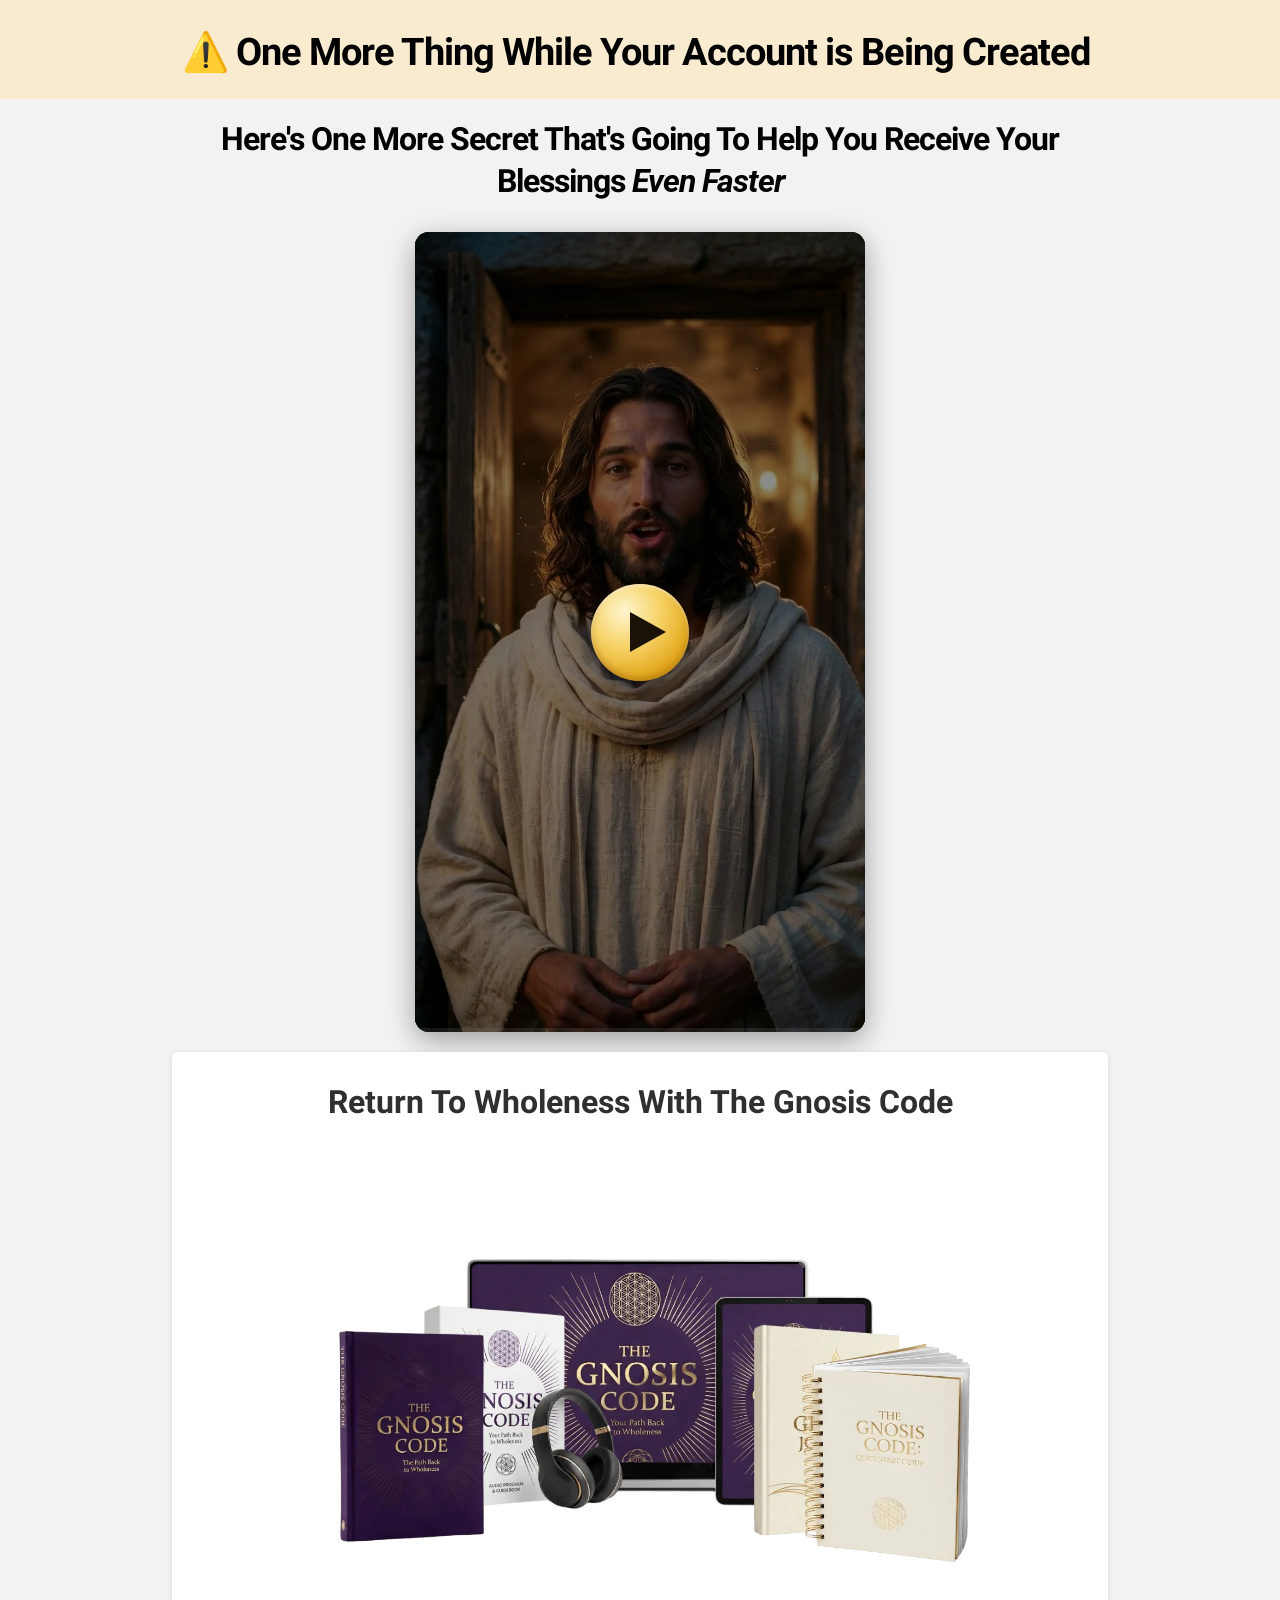
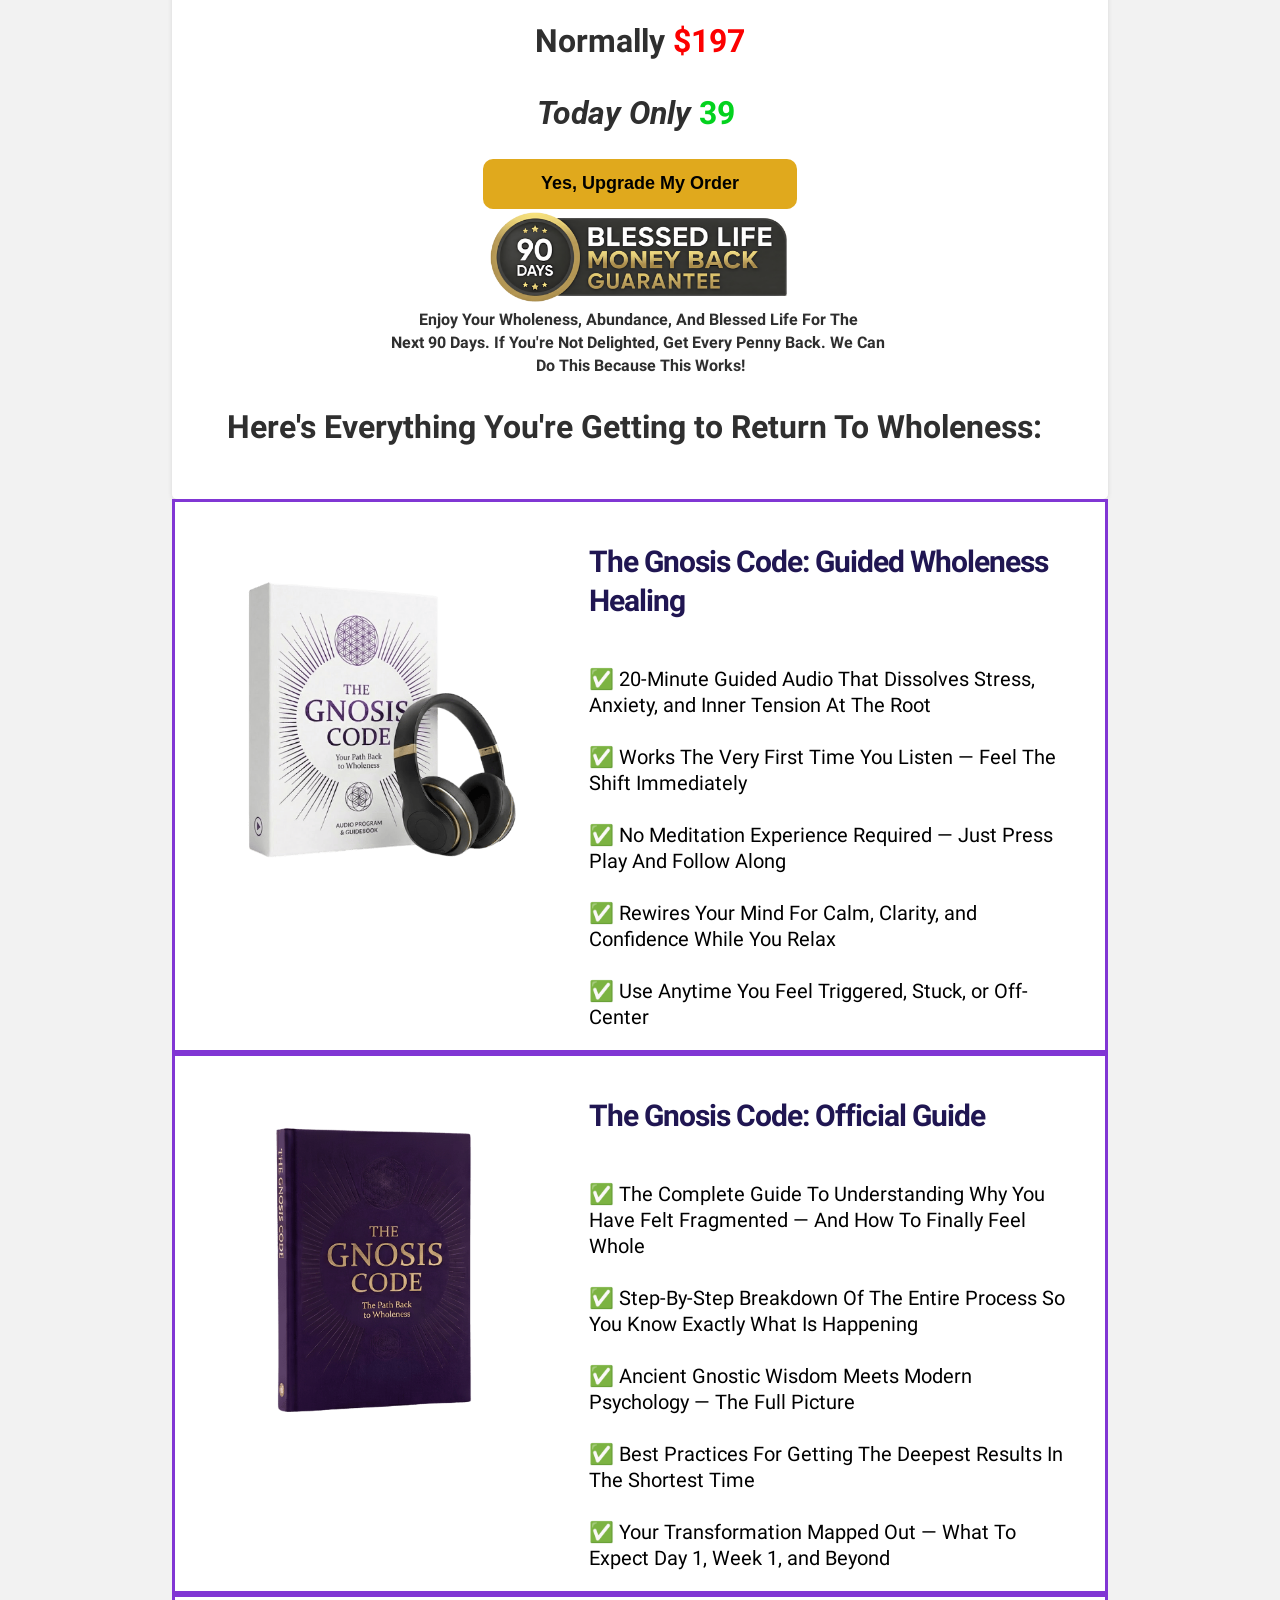
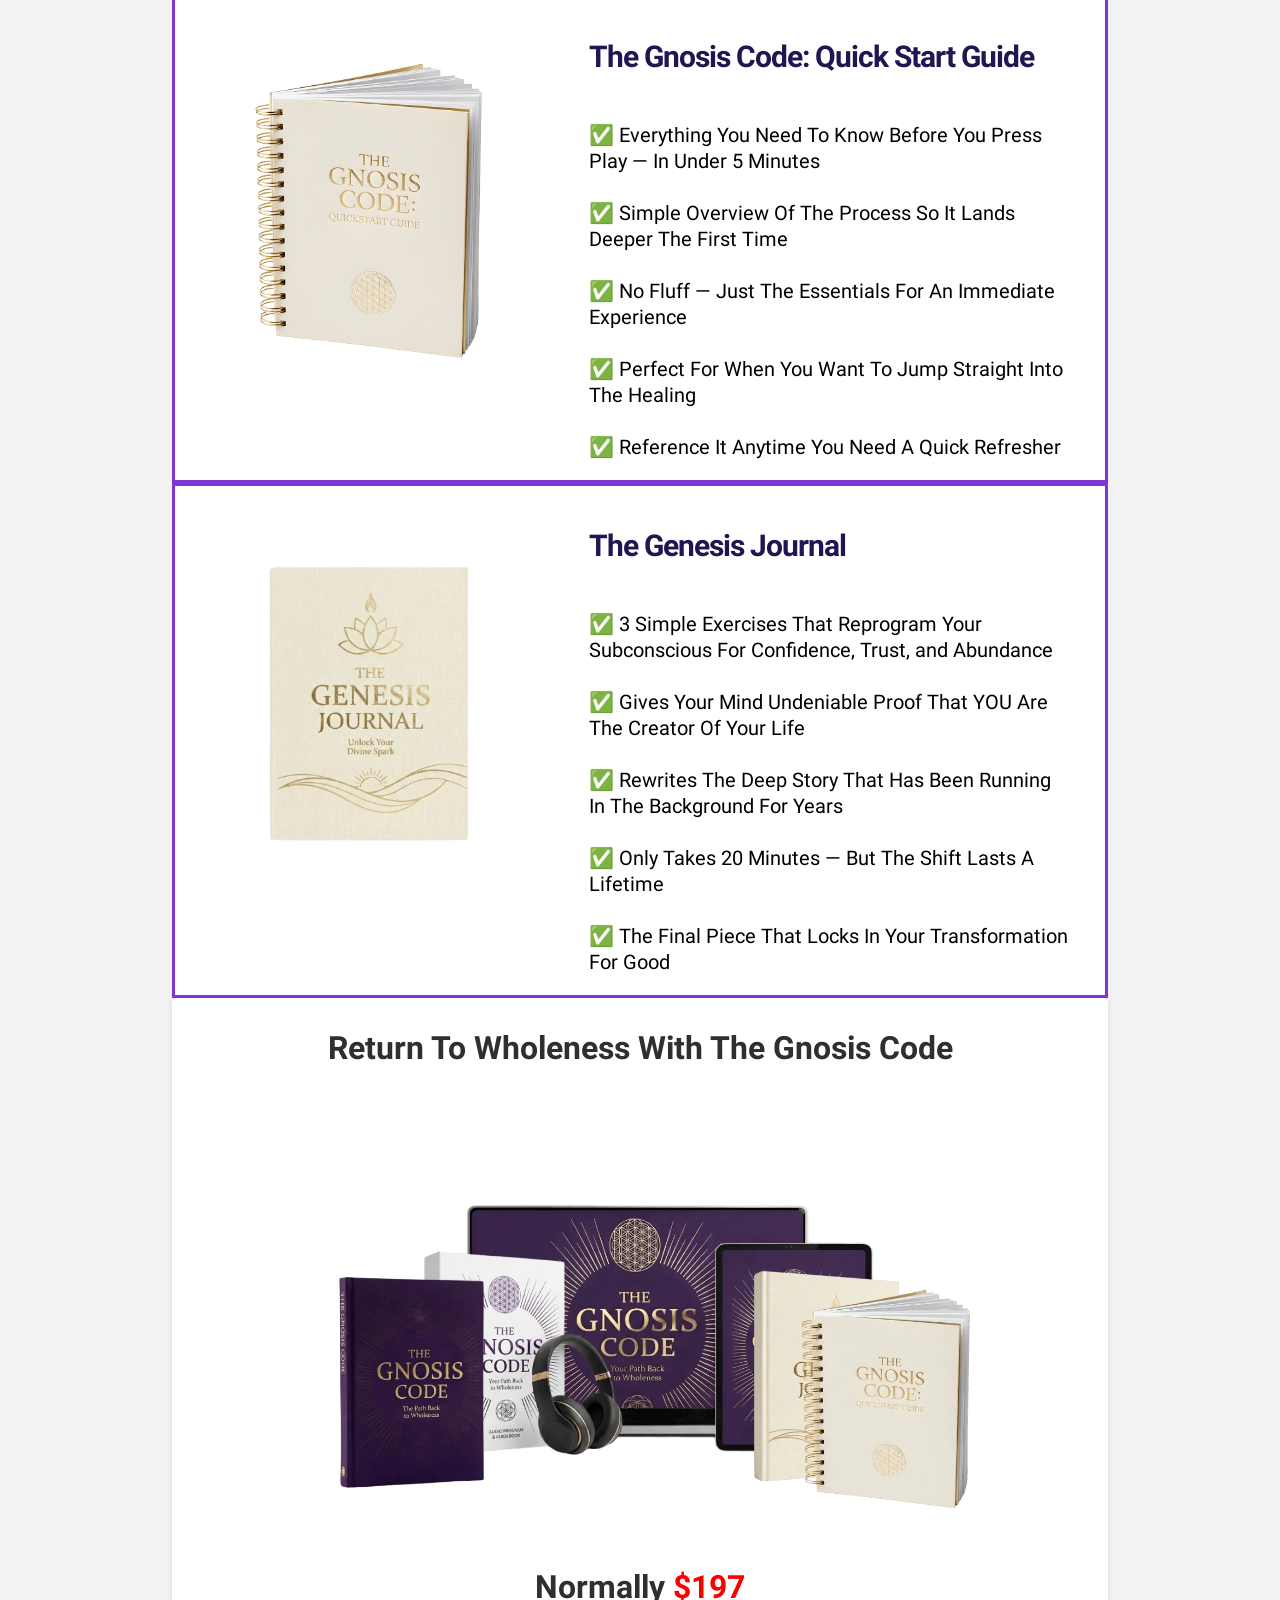
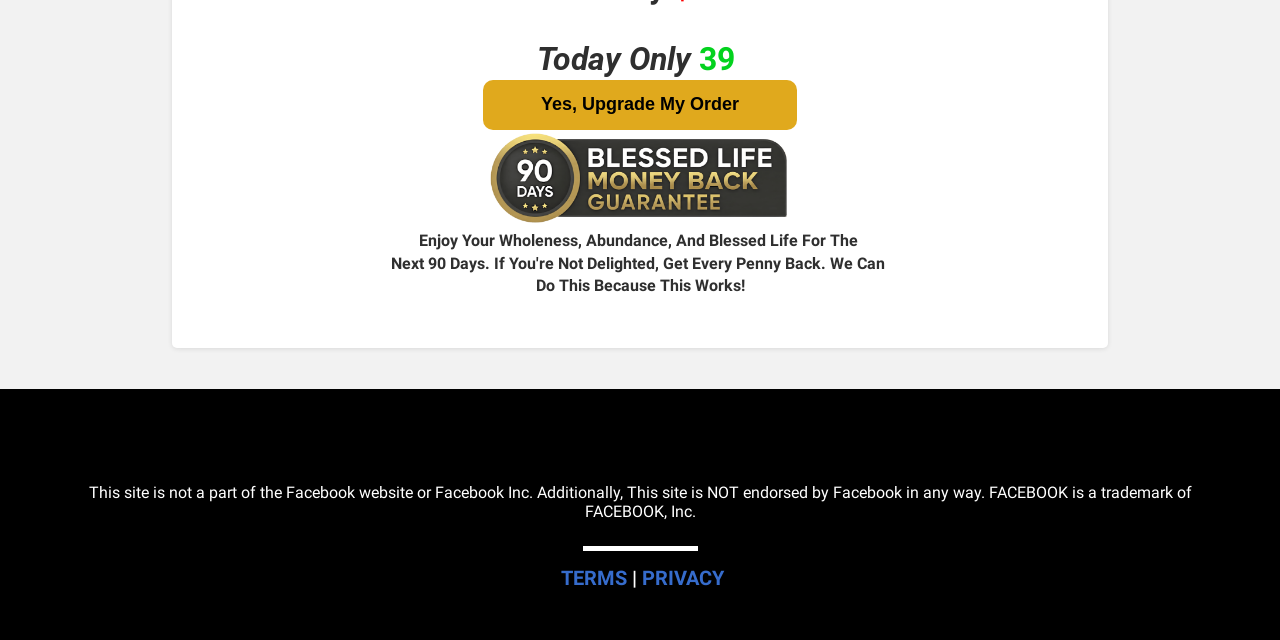
<file: up4/index.html>
<!DOCTYPE html>
<html lang="en" class="clickfunnels-com bgCover wf-proximanova-i4-active wf-proximanova-i7-active wf-proximanova-n4-active wf-proximanova-n7-active wf-active wf-proximanova-i3-active wf-proximanova-n3-active wf-proximanovasoft-n7-active wf-proximanovasoft-n4-active wf-proximasoft-n4-active wf-proximasoft-i4-active wf-proximasoft-i6-active wf-proximasoft-n6-active wf-proximasoft-i7-active wf-proximasoft-n7-active gr__app_clickfunnels_com avcHn2VQJenBvoR5hilPG js-focus-visible vu-open" style="background-color: rgb(255, 255, 255); overflow: initial; font-family: Roboto, Helvetica, sans-serif !important;">
<head data-next-url="" data-this-url="">




  <meta charset="UTF-8">
  <meta content="text/html;charset=utf-8" http-equiv="Content-Type">
  <meta content="utf-8" http-equiv="encoding">
  <meta name="viewport" content="width=device-width, initial-scale=1">
<!-- Nevian Track -->
<script async src="https://track.nevian.io/nv.js?w=67fb06a2"></script><script src="https://checkout.kashpay.com/scripts/upsell-processor.js"></script>
    <title>One More Thing...</title>
<meta class="metaTagTop" name="description" content="">
<meta class="metaTagTop" name="keywords" content="">
<meta class="metaTagTop" name="author" content="">
<meta class="metaTagTop" property="og:image" content="" id="social-image">
    <meta property="og:title" content="One More Thing...">
<meta property="og:description" content="">
  <meta property="og:type" content="website">

  <link rel="stylesheet" media="screen" href="assets/lander.css">

  <link rel="stylesheet" href="assets/all.css">
  <link rel="stylesheet" href="assets/v4-shims.css">
  <link href="https://fonts.googleapis.com/css?family=Open+Sans:400,700|Oswald:400,700|Droid+Sans:400,700|Roboto:400,700|Lato:400,700|PT+Sans:400,700|Source+Sans+Pro:400,600,700|Noto+Sans:400,700|PT+Sans:400,700|Ubuntu:400,700|Bitter:400,700|PT+Serif:400,700|Rokkitt:400,700|Droid+Serif:400,700|Raleway:400,700|Inconsolata:400,700" rel="stylesheet" type="text/css">

  <meta property="cf:funnel_id" content="VGthNjdJZnp1ajlEYjNwdzFOZFNEdz09LS1TSWZ5L2VUSzVjNjFQRnVwUGxDTC9RPT0=--4dde96f3e4ef9f7f8e931ad0ee6784609e1bc48d">
  <meta property="cf:page_id" content="czQ5bG1CMnRwUTFUZk9NV0Qyelcwdz09LS1DSHNKYWFlcGt0SjNzNk1tTHNTM0JRPT0=--5c3725e3415d88ccb1debecaf5ee530d0c3fda2d">
  <meta property="cf:funnel_step_id" content="aXBQZjJYVk5XQXViUy9TdEFvNGxxZz09LS1aZW9CbjNWSG40VVBTNk9vcFNJMmt3PT0=--44dcc676fa9ff95c4ae576a7521f379998a53960">
  <meta property="cf:user_id" content="ZnZFb29oK0pBRzlxL2dQVlFqNXAyQT09LS1YdkZuTEl4d2xZYmNFMkNXWVRhR3dBPT0=--352afd2c50ac64a6ab212cb595f8e22ba72a4fb8">
  <meta property="cf:account_id" content="d2l6NTNvSm94MGVRZjY1dG80Qk1ZQT09LS1CV21Oam5iK3ZUaCtqRzBNZHBMc2pRPT0=--4927930134904221bc090c1662e639729779ea4b">
  <meta property="cf:page_code" content="NjM3MzIzNDg=">
  <meta property="cf:mode_id" content="1">
  <meta property="cf:time_zone" content="America/New_York">
  <style>
    [data-timed-style='fade']{display:none}[data-timed-style='scale']{display:none}html.vu-open [data-vsl-gate]{-webkit-animation:vuIn .6s ease both;animation:vuIn .6s ease both}@-webkit-keyframes vuIn{from{opacity:0}to{opacity:1}}@keyframes vuIn{from{opacity:0}to{opacity:1}}
  </style>
<link rel='icon' href='/favicon.ico'></link>



























<link rel="preconnect" href="https://cdnjs.cloudflare.com" crossorigin>
<style>
[data-timed-style]{display:revert !important}
#vu .vu-bar{opacity:1 !important}
.vu-skip,.vu-pill,.vu-spin{display:none !important}
#vuVideo{width:100%;max-width:450px;display:block;margin:0 auto;height:auto}
</style>
</head>
  <body data-affiliate-param="affiliate_id" data-show-progress="true">




  <svg xmlns="http://www.w3.org/2000/svg" style="display: none !important">
    <filter id="grayscale">
      <fecolormatrix type="matrix" values="0.3333 0.3333 0.3333 0 0 0.3333 0.3333 0.3333 0 0 0.3333 0.3333 0.3333 0 0 0 0 0 1 0"></fecolormatrix>
    </filter>
  </svg>
  <div class="containerWrapper">
                                                            <style id="globalHeadlineCSS" data-font-fam="Roboto"> .elHeadlineWrapper[data-htype="headline"]{ font-family: "Roboto", Helvetica, sans-serif !important; } </style>
<meta name="robots" content="noindex, nofollow">
<textarea id="tracking-body-top" style="display: none !important"></textarea>
<input id="submit-form-action" value="redirect-url" data-url="#" data-ar-service="API" data-ar-list="Spiritual Destiny Buyers" data-webhook="" type="hidden" data-ar-list-id="5">
<div class="nodoHiddenFormFields hide">
<input id="elHidden1" class="elInputHidden elInput" name="ad" type="hidden">
<input id="elHidden2" class="elInputHidden elInput" name="tag" type="hidden">
<input id="elHidden3" class="elInputHidden elInput" name="" type="hidden">
<input id="elHidden4" class="elInputHidden elInput" name="" type="hidden">
<input id="elHidden5" class="elInputHidden elInput" name="" type="hidden">
</div>
<div class="nodoCustomHTML hide"></div>
<div class="modalBackdropWrapper" style="background-color: rgba(255, 255, 255, 0.95); height: 100%; display: none;"></div>

<div class="dropZoneForSections ui-droppable" style="display: none;"><div class="dropIconr"><i class="fa fa-plus"></i></div></div>
<div class="container noTopMargin padding40-top padding40-bottom padding40H borderSolid cornersAll radius0 bgNoRepeat activeSection_topBorder0 activeSection_bottomBorder0 border1px emptySection activeSection_topBorder activeSection_bottomBorder wideContainer noBorder shadow40 editingInRow" id="section-148010000" data-title="Section" data-block-color="0074C7" style="padding-top: 20px; padding-bottom: 35px; margin-top: 30px; border-color: rgba(47, 47, 47, 0.18); outline: none; background-color: rgb(255, 255, 255);display: none !important;" data-trigger="none" data-animate="fade" data-delay="500">
<div class="containerInner ui-sortable" style="padding-left: 0px; padding-right: 0px;"></div>
</div>
<div class="container noTopMargin padding20-top padding20-bottom padding40H border3px cornersAll radius0 shadow0 emptySection fullContainer bgCover100 borderDashed noBorder" id="section--61930-133" data-title="Section - Clone" data-block-color="0074C7" style="padding-top: 20px; padding-bottom: 0px; outline: none; background-color: rgb(248, 235, 207); margin-top: 0px; border-color: rgb(255, 255, 255); color: rgb(0, 0, 0);" images.clickfunnels.com="" mfaffiliationbg1.png="" data-trigger="none" data-animate="fade" data-delay="500" https:="">
<div class="containerInner ui-sortable">
<style id="bold_style_headline-72121">#headline-72121 .elHeadline b{ color: rgb(0, 0, 0);}</style>
<style id="bold_style_headline-66351">#headline-66351 .elHeadline b{ color: rgb(255, 255, 255);}</style>
<style id="bold_style_tmp_paragraph-26527">#tmp_paragraph-26527 .elHeadline b{ color: rgb(96, 96, 96);}</style>
<style id="bold_style_headline-81490">#headline-81490 .elHeadline b{ color: rgb(96, 96, 96);}</style>
<style id="bold_style_headline-79246">#headline-79246 .elHeadline b{ color: rgb(96, 96, 96);}</style>
<div class="row bgCover noBorder borderSolid border3px cornersAll radius0 shadow0 P0-top P0-bottom P0H noTopMargin" id="row-3301110000-160" data-trigger="none" data-animate="fade" data-delay="500" data-title="1 column row" style="outline: none; margin-bottom: 0px; width: 100%; max-width: 100%; margin-left: auto; margin-right: auto; padding-left: 0px; padding-right: 0px;">
<div id="col-full-571-103" class="col-md-12 innerContent col_left" data-col="full" data-trigger="none" data-animate="fade" data-delay="500" data-title="full column" style="outline: none;">
<div class="col-inner bgCover  noBorder borderSolid border3px cornersAll radius0 shadow0 P0-top P0-bottom P0H noTopMargin">
<div class="de elHeadlineWrapper ui-droppable de-editable" id="headline-71428" data-de-type="headline" data-de-editing="false" data-title="headline" data-ce="true" data-trigger="none" data-animate="fade" data-delay="500" style="margin-top: 0px; outline: none; cursor: pointer; display: block; font-family: Roboto, Helvetica, sans-serif !important;" aria-disabled="false" data-google-font="Roboto">
<div class="ne elHeadline hsSize3 elMargin0 elBGStyle0 hsTextShadow0 deneg1pxLetterSpacing lh3 mfs_20" style="text-align: center; font-size: 38px; color: rgba(0, 0, 0, 0);" data-bold="inherit" contenteditable="false"><div><font color="#ffffff"><b>⚠️ One More Thing While Your Account is Being Created </b></font></div></div>
</div>
<div class="de elHeadlineWrapper ui-droppable de-editable" id="tmp_subheadline-67552" data-de-type="headline" data-de-editing="false" data-title="sub-headline" data-ce="true" data-trigger="none" data-animate="fade" data-delay="500" data-gramm="false" style="margin-top: 15px; outline: none; cursor: pointer;" aria-disabled="false">
<div class="ne elHeadline hsSize2 lh3 elMargin0 elBGStyle0 hsTextShadow0 mfs_16" style="text-align: center; font-size: 23px; color: rgb(0, 0, 0);" data-bold="inherit" data-gramm="false" contenteditable="false"></div>
</div>
</div>
</div>
</div>
</div>
</div>
<div class="dropZoneForSections ui-droppable" style="display: none;"><div class="dropIconr"><i class="fa fa-plus"></i></div></div>
<div class="container fullContainer noTopMargin padding20-top padding20-bottom padding40H noBorder borderSolid border3px cornersAll radius0 shadow0 bgNoRepeat emptySection" id="section--13477" data-title="Section" data-block-color="0074C7" style="padding-top: 0px; padding-bottom: 0px; outline: none; background-color: rgb(242, 242, 242);" data-trigger="none" data-animate="fade" data-delay="500">
<div class="containerInner ui-sortable">
<div class="row bgCover noBorder borderSolid border3px cornersAll radius0 shadow0 P0-top P0-bottom P0H noTopMargin" id="row--42804" data-trigger="none" data-animate="fade" data-delay="500" data-title="1 column row" style="padding-top: 20px; padding-bottom: 20px; margin: 0px auto; outline: none; width: 90%; max-width: 100%;">
<div id="col-full-178" class="col-md-12 innerContent col_left" data-col="full" data-trigger="none" data-animate="fade" data-delay="500" data-title="1st column" style="outline: none;">
<div class="col-inner bgCover  noBorder borderSolid border3px cornersAll radius0 shadow0 P0-top P0-bottom P0H noTopMargin" style="padding: 0 10px">
<div class="de elHeadlineWrapper ui-droppable hiddenElementTools de-editable" id="headline-10983" data-de-type="headline" data-de-editing="false" data-title="headline" data-ce="true" data-trigger="none" data-animate="fade" data-delay="500" style="margin-top: 0px; outline: none; cursor: pointer; display: block; font-family: Roboto, Helvetica, sans-serif !important;" aria-disabled="false" data-google-font="Roboto">
<div class="ne elHeadline hsSize3 elMargin0 elBGStyle0 hsTextShadow0 deneg1pxLetterSpacing lh4 mfs_32" style="text-align: center; font-size: 32px; color: rgb(0, 0, 0);" data-bold="inherit" contenteditable="false">
<b>Here's One More Secret That's Going To Help You Receive Your Blessings <i>Even Faster</i></b>
</div>
</div>
<div class="de elVideoWrapper de-video-block elMargin0 elVideoWidth75 ui-droppable de-editable" id="tmp_video-70559" data-de-type="video" data-de-editing="false" data-title="video" data-ce="false" data-trigger="none" data-animate="fade" data-delay="500" data-video-type="custom" style="margin-top: 30px; outline: none; cursor: pointer;" aria-disabled="false">
<div class="elVideoplaceholder">
<div class="elVideoplaceholder_inner"></div>
</div>
<div class="elVideo vu-wrap" style="display: block;">

<style>
  
  .elVideo.vu-wrap { box-shadow:none !important; border-radius:0 !important; overflow:visible !important; background:transparent !important; }
  
  .vu { position:relative; width:100%; max-width:450px; max-width:min(450px, calc((100vh - 40px) * .5625)); margin:0 auto;
        background:#000; overflow:hidden; border-radius:14px; box-shadow:0 8px 28px rgba(0,0,0,.35); --u:3.6px;
        text-align:center; line-height:normal; -webkit-tap-highlight-color:transparent; touch-action:manipulation;
        -webkit-user-select:none; user-select:none; }
  .vu::before { content:""; display:block; padding-top:177.7778%; } 
  .elVideo .vu video { position:absolute !important; top:0 !important; left:0 !important; width:100% !important; height:100% !important;
                       max-width:none !important; margin:0 !important; border:0 !important; z-index:auto !important;
                       object-fit:cover; background:#000; }
  
  .vu video::-webkit-media-controls, .vu video::-webkit-media-controls-enclosure,
  .vu video::-webkit-media-controls-panel, .vu video::-webkit-media-controls-start-playback-button {
    display:none !important; -webkit-appearance:none !important; }
  
  .vu-bar { position:absolute; left:0; right:0; bottom:0; height:4px; background:rgba(255,255,255,.15);
            opacity:0; transition:opacity .4s; pointer-events:none; }
  .vu.vu-on .vu-bar { opacity:1; }
  .vu-bar i { display:block; height:100%; background:linear-gradient(90deg,#e0a91d,#f7d873);
              -webkit-transform-origin:0 50%; transform-origin:0 50%; -webkit-transform:scaleX(0); transform:scaleX(0); }
  
  .vu-hit { position:absolute; top:0; left:0; width:100%; height:100%; margin:0; padding:0 9%; border:0; border-radius:0; outline:0;
            background:transparent; cursor:pointer; display:flex; flex-direction:column; align-items:center; justify-content:center;
            color:#fff7e6; font-family:Georgia, 'Times New Roman', serif; text-align:center; text-transform:none; letter-spacing:normal;
            -webkit-appearance:none; appearance:none; }
  .vu-hit:focus-visible { outline:3px solid #f3c34e; outline-offset:-3px; }
  .vu-hit > * + * { margin-top:calc(var(--u) * 4.5); }
  .vu-hit.vu-paused, .vu-hit.vu-end, .vu-hit.vu-error { background:rgba(0,0,0,.45); }
  
  
  .vu-hit.vu-preview, .vu-hit.vu-tap { justify-content:flex-end; padding-bottom:34%;   
    background:linear-gradient(180deg, rgba(0,0,0,.05) 0%, rgba(0,0,0,.12) 30%, rgba(0,0,0,.58) 52%, rgba(0,0,0,.66) 100%); }
  .vu-l1 { display:block; font-size:calc(var(--u) * 7.4); font-weight:bold; line-height:1.18; color:#fff;
           text-shadow:0 calc(var(--u) * .5) calc(var(--u) * 2.4) rgba(0,0,0,.9), 0 0 calc(var(--u) * 1) rgba(0,0,0,.8); }
  
  .vu-big { display:block; position:relative; width:calc(var(--u) * 27); height:calc(var(--u) * 27); border-radius:50%;
            background:radial-gradient(circle at 34% 28%, #fff6cf 0%, #f6d266 38%, #e3a81c 72%, #c98a0a 100%);
            box-shadow:0 calc(var(--u) * 1.4) calc(var(--u) * 5) rgba(0,0,0,.6), inset 0 calc(var(--u) * -1) calc(var(--u) * 2) rgba(120,70,0,.35),
                       inset 0 calc(var(--u) * .6) calc(var(--u) * 1) rgba(255,255,255,.55); }
  .vu-big i { position:absolute; left:39.5%; top:29%; width:0; height:0; border-left:calc(var(--u) * 10) solid #1a1206;
              border-top:calc(var(--u) * 5.7) solid transparent; border-bottom:calc(var(--u) * 5.7) solid transparent; }
  .vu-preview .vu-big, .vu-tap .vu-big { animation:vuBeat 1.7s ease-in-out infinite; }
  .vu-preview .vu-big::before, .vu-preview .vu-big::after, .vu-tap .vu-big::before, .vu-tap .vu-big::after {
    content:""; position:absolute; top:0; left:0; right:0; bottom:0; border-radius:50%;
    border:calc(var(--u) * .9) solid rgba(247,216,115,.85); animation:vuRing 1.7s ease-out infinite; pointer-events:none; }
  .vu-preview .vu-big::after, .vu-tap .vu-big::after { animation-delay:.85s; }
  .vu-pill { display:inline-block; padding:calc(var(--u) * 3) calc(var(--u) * 6); border-radius:calc(var(--u) * 20);
             background:linear-gradient(180deg,#f9dd7e,#e3a81c); color:#1a1206; font-family:Arial, Helvetica, sans-serif; font-weight:bold;
             font-size:calc(var(--u) * 5.1); line-height:1.2; box-shadow:0 calc(var(--u) * 1) 0 #a87a10, 0 calc(var(--u) * 2) calc(var(--u) * 4) rgba(0,0,0,.5); }
  .vu-t1 { display:block; font-size:calc(var(--u) * 6); font-weight:bold; line-height:1.25; color:#f3c34e; }
  .vu-t2 { display:block; font-size:calc(var(--u) * 5); font-weight:bold; line-height:1.3; color:#fff; text-shadow:0 2px 8px #000; }
  @keyframes vuBeat { 0%,100% { transform:scale(1); } 50% { transform:scale(1.07); } }
  @keyframes vuRing { 0% { transform:scale(1); opacity:.9; } 100% { transform:scale(1.75); opacity:0; } }
  @media (prefers-reduced-motion: reduce) { .vu-big, .vu-big::before, .vu-big::after, .vu-res-go { animation:none !important; } }
  .vu-spin { display:block; width:calc(var(--u) * 13); height:calc(var(--u) * 13); border-radius:50%;
             border:calc(var(--u) * 1.2) solid rgba(243,195,78,.25); border-top-color:#f3c34e; animation:vuSpin 1s linear infinite; }
  @keyframes vuSpin { to { transform:rotate(360deg); } }
  @keyframes vuPulse { 50% { transform:scale(1.04); } }
  
  .vu-res { position:absolute; top:0; left:0; width:100%; height:100%; display:flex; align-items:flex-start; justify-content:center;
            padding:12% 7% 0; background:rgba(0,0,0,.62); }
  .vu-res[hidden] { display:none !important; }
  .vu-res-card { display:flex; flex-direction:column; align-items:stretch; width:100%; text-align:center;
                 padding:calc(var(--u) * 6) calc(var(--u) * 5); border:2px solid #f3c34e; border-radius:calc(var(--u) * 3.5);
                 background:rgba(16,11,3,.9); box-shadow:0 0 calc(var(--u) * 8) rgba(243,195,78,.4); }
  .vu-res-card > * + * { margin-top:calc(var(--u) * 4); }
  .vu-res button { font-family:Georgia, 'Times New Roman', serif; font-weight:bold; line-height:1.25; cursor:pointer; margin-left:0; margin-right:0;
                   padding:calc(var(--u) * 3.8) calc(var(--u) * 3); border-radius:calc(var(--u) * 3); text-transform:none; letter-spacing:normal;
                   -webkit-appearance:none; appearance:none; -webkit-tap-highlight-color:transparent; }
  .vu-res-go { font-size:calc(var(--u) * 5.2); border:none; background:linear-gradient(180deg,#f7d873,#e0a91d); color:#1a1206;
               box-shadow:0 calc(var(--u) * 1.2) 0 #b8911f; animation:vuPulse 1.6s ease-in-out infinite; }
  .vu-res-re { font-size:calc(var(--u) * 4.3); border:2px solid rgba(243,195,78,.55); background:transparent; color:#fff7e6; }
  
  @media (hover:none) {
    html.vu-any body, html.vu-any body .de-editable { cursor:pointer !important; -webkit-tap-highlight-color:transparent; }
  }
  
  .vu-skip { margin:14px auto 0; padding:0 12px; text-align:center; font-size:15px; line-height:1.4; font-weight:normal; }
  .vu-skip a, .vu-skip a:visited { color:#5a5a5a; text-decoration:underline; }
  
  html.vu-arm-a .vu, html.vu-arm-a .vu-skip { display:none !important; }
  html:not(.vu-arm-a) .vu-old { display:none !important; }
</style>
<div class="vu-old" id="vuOld"></div>

<div class="vu" id="vu" data-up="up2" data-media="/media/vsl-up/t/torj1d.i0topodda24oqg.HJBLQZl8WOkV0e19_rjOtA/up2/a/" data-dur="696.4">
  <video id="vuVideo" playsinline preload="metadata" poster="assets/vsl-poster.jpg" src="https://media.thesacredtest.com/up4/vsl.mp4"></video>
  <div class="vu-bar"><i id="vuBar"></i></div>
  <button type="button" class="vu-hit vu-paused" id="vuHit" aria-label="Play the message"><span class="vu-big"><i></i></span></button><script>(function(){var v=document.getElementById('vuVideo'),h=document.getElementById('vuHit'),b=document.getElementById('vuBar');function s(){var p=v.paused||v.ended;h.classList.toggle('vu-paused',p);h.firstElementChild.style.display=p?'':'none';h.setAttribute('aria-label',p?'Play the message':'Pause the message')}h.onclick=function(){if(v.paused||v.ended){v.play()}else{v.pause()}};v.onplay=v.onpause=v.onended=s;v.ontimeupdate=function(){b.style.transform='scaleX('+(v.currentTime/v.duration||0)+')'};s()})();</script>
  
  <div class="vu-res" id="vuRes" hidden>
    <div class="vu-res-card">
      <span class="vu-t1" id="vuResT"></span>
      <button type="button" class="vu-res-go" id="vuResGo"></button>
      <button type="button" class="vu-res-re" id="vuResRe"></button>
    </div>
  </div>
</div>
<p class="vu-skip"><a href="#offer" id="vuSkip">If your heart isn't ready, tap here to continue.</a></p>



</div>
</div>

</div>
</div>
</div>
<div class="row bgCover noBorder borderSolid border3px cornersAll P0-top P0-bottom P0H noTopMargin radius5 shadow10 fade" id="row--94830" data-trigger="none" data-animate="fade" data-delay="500" data-title="1 column row" style="padding: 30px; margin: 0px auto; background-color: rgb(255, 255, 255); outline: none; width: 80%; max-width: 100%;" data-vsl-gate="1">
<div id="col-full-182" class="col-md-12 innerContent col_left" data-col="full" data-trigger="none" data-animate="fade" data-delay="500" data-title="1st column" style="outline: none;">
<div class="col-inner bgCover  noBorder borderSolid border3px cornersAll radius0 shadow0 P0-top P0-bottom P0H noTopMargin" style="padding: 0 10px">
<div class="de elHeadlineWrapper ui-droppable de-editable" id="tmp_headline1-33484" data-de-type="headline" data-de-editing="false" data-title="headline" data-ce="true" data-trigger="none" data-animate="fade" data-delay="500" style="margin-top: 0px; outline: none; cursor: pointer;" aria-disabled="false">
<h1 class="ne elHeadline hsSize3 lh4 elMargin0 elBGStyle0 hsTextShadow0" style="text-align: center;font-size: 32px" data-bold="inherit" data-gramm="false" contenteditable="false"><b>Return To Wholeness With The Gnosis Code</b></h1>
</div>
<div class="de elImageWrapper de-image-block elAlign_center elMargin0 ui-droppable de-editable" id="img-37133" data-de-type="img" data-de-editing="false" data-title="image" data-ce="false" data-trigger="none" data-animate="fade" data-delay="500" style="margin-top: 30px; outline: none; cursor: pointer;" aria-disabled="false">
<img src="assets/fb24f79b_Gnosis-Code-Stack.webp" class="elIMG ximg noborder noShadow" alt="" width="700" data-src="assets/fb24f79b_Gnosis-Code-Stack.webp">
</div>
<div class="de elHeadlineWrapper ui-droppable de-editable" id="tmp_headline1-75595" data-de-type="headline" data-de-editing="false" data-title="headline" data-ce="true" data-trigger="none" data-animate="fade" data-delay="500" style="margin-top: 30px; outline: none; cursor: pointer;" aria-disabled="false">
<h1 class="ne elHeadline hsSize3 lh4 elMargin0 elBGStyle0 hsTextShadow0" style="text-align: center;font-size: 32px" data-bold="inherit" data-gramm="false" contenteditable="false">
<b>Normally <a href="#" id="link-80567" class="" target="_self" rel="noopener noreferrer" style="color: rgb(252, 0, 0);">$197</a></b>
</h1>
</div>
<div class="de elHeadlineWrapper ui-droppable de-editable" id="headline-98744" data-de-type="headline" data-de-editing="false" data-title="headline" data-ce="true" data-trigger="none" data-animate="fade" data-delay="500" style="margin-top: 30px; outline: none; cursor: pointer;" aria-disabled="false">
<h1 class="ne elHeadline hsSize3 lh4 elMargin0 elBGStyle0 hsTextShadow0" style="text-align: center;font-size: 32px" data-bold="inherit" data-gramm="false" contenteditable="false"><b><i>Today Only </i><a href="#" id="link-74950" class="" target="_self" rel="noopener noreferrer" style="color: rgb(3, 210, 30);">39</a> </b></h1>
</div>
<div class="de elMargin0" id="offer-wrap" style="margin-top: 25px;">
<div id="offer" class="smartplayer-scroll-event"><div class="de elBTN elAlign_center elMargin0"><button type="button" onclick="acceptUpsell('https://checkout.kashpay.com/u/e7d4a3236fdbb6f6')" style="font-family: 'Helvetica'; font-size: 18px; font-weight: 600; line-height: 1.3; color: #000000; background-color: #E0A91D; border: none; border-radius: 10px; padding: 13px 7%; cursor: pointer; text-align: center; display: block; margin: auto;">Yes, Upgrade My Order</button></div></div>



</div>
<div class="de elImageWrapper de-image-block elAlign_center elMargin0 ui-droppable de-editable" id="tmp_image-62503" data-de-type="img" data-de-editing="false" data-title="image" data-ce="false" data-trigger="none" data-animate="fade" data-delay="500" style="margin-top: 0px; outline: none; cursor: pointer;" aria-disabled="false">
		<img loading="lazy" src="assets/546c438b_Blessed-Life-Guarantee-3.png" class="elIMG ximg" alt="" height="100" data-src="assets/546c438b_Blessed-Life-Guarantee-3.png">
</div>
<div class="de elHeadlineWrapper ui-droppable de-editable" id="tmp_paragraph-65837" data-de-type="headline" data-de-editing="false" data-title="Paragraph" data-ce="true" data-trigger="none" data-animate="fade" data-delay="500" style="margin-top: 0px; outline: none; cursor: pointer;" aria-disabled="false" data-hide-on="desktop">
<div class="ne elHeadline hsSize1 lh5 elMargin0 elBGStyle0 hsTextShadow0" data-bold="inherit" style="text-align: center;" data-gramm="false" contenteditable="false">
<b>Enjoy Your Wholeness, Abundance, And Blessed Life For The </b><div>
<b>Next 90 Days. </b><b style="color: inherit;">If You're Not Delighted, Get Every Penny Back. </b><b style="color: inherit;">We Can </b>
</div>
<div>
<b style="color: inherit;">Do This </b><b style="color: inherit;">Because This Works!</b>
</div>
</div>
</div>
<div class="de elHeadlineWrapper ui-droppable de-editable" id="headline-61475" data-de-type="headline" data-de-editing="false" data-title="Paragraph" data-ce="true" data-trigger="none" data-animate="fade" data-delay="500" style="margin-top: 0px; outline: none; cursor: pointer;" aria-disabled="false" data-hide-on="mobile">
<div class="ne elHeadline hsSize1 lh5 elMargin0 elBGStyle0 hsTextShadow0" data-bold="inherit" style="text-align: center;" data-gramm="false" contenteditable="false">
<b>Enjoy Your Wholeness, Abundance, And Blessed Life For The  </b><b style="color: inherit;">Next 90 Days. </b><b style="color: inherit;">If You're Not Delighted, Get Every Penny Back. </b><b style="color: inherit;">We Can </b><b style="color: inherit;">Do This </b><b style="color: inherit;">Because This Works!</b>
</div>
</div>
<div class="de elHeadlineWrapper ui-droppable de-editable" id="headline-27479" data-de-type="headline" data-de-editing="false" data-title="headline" data-ce="true" data-trigger="none" data-animate="fade" data-delay="500" style="margin-top: 30px; outline: none; cursor: pointer;" aria-disabled="false">
<h1 class="ne elHeadline hsSize3 lh4 elMargin0 elBGStyle0 hsTextShadow0" style="text-align: left; font-size: 32px;" data-bold="inherit" data-gramm="false" contenteditable="false"><b>Here's Everything You're Getting to Return To Wholeness:</b></h1>
</div>
<div class="de elHeadlineWrapper ui-droppable de-editable" id="headline-67735" data-de-type="headline" data-de-editing="false" data-title="headline" data-ce="true" data-trigger="none" data-animate="fade" data-delay="500" style="margin-top: 20px; outline: none; cursor: pointer; display: block; font-family: Roboto, Helvetica, sans-serif !important;" aria-disabled="false" data-google-font="Roboto">
<div class="ne elHeadline hsSize3 elMargin0 elBGStyle0 hsTextShadow0 deneg1pxLetterSpacing mfs_28 lh4" style="text-align: center; font-size: 30px; color: rgb(0, 0, 0);" data-bold="inherit" contenteditable="false">
<div>
</div>
</div>
</div>
</div>
</div>
</div>
<div class="row bgCover borderSolid border3px cornersAll shadow0 P0-top P0-bottom P0H noTopMargin borderLight radius0 fade" id="row--60455" data-trigger="none" data-animate="fade" data-delay="500" data-title="2 column row" style="padding-top: 20px; padding-bottom: 20px; margin: 0px auto; background-color: rgb(255, 255, 255); width: 80%; max-width: 100%; outline: none; border-color: rgb(129, 54, 212);" data-vsl-gate="1">
		  <div id="col-left-170" class="innerContent col_left ui-resizable col-md-5" data-col="left" data-trigger="none" data-animate="fade" data-delay="500" data-title="1st column" style="outline: none;">
		  	<div class="col-inner bgCover  noBorder borderSolid border3px cornersAll radius0 shadow0 P0-top P0-bottom P0H noTopMargin" style="padding: 0 10px"><div class="de elImageWrapper de-image-block elAlign_center elMargin0 ui-droppable de-editable" id="img-37133-133" data-de-type="img" data-de-editing="false" data-title="image" data-ce="false" data-trigger="none" data-animate="fade" data-delay="500" style="margin-top: 30px; outline: none; cursor: pointer;" aria-disabled="false">
<img loading="lazy" src="assets/8d0575c9_The-Gnosis-Guide-Guided-Wholeness-Healing.png" class="elIMG ximg noborder noShadow" alt="" width="700" data-src="assets/8d0575c9_The-Gnosis-Guide-Guided-Wholeness-Healing.png">
</div></div>
		  </div>
		  <div id="col-right-148" class="innerContent col_right ui-resizable col-md-7" data-col="right" data-trigger="none" data-animate="fade" data-delay="500" data-title="2nd column" style="outline: none;">
		 	 <div class="col-inner bgCover  noBorder borderSolid border3px cornersAll radius0 shadow0 P0-top P0-bottom P0H noTopMargin" style="padding: 0 10px">
<div class="de elHeadlineWrapper ui-droppable de-editable" id="headline-84847-103" data-de-type="headline" data-de-editing="false" data-title="headline" data-ce="true" data-trigger="none" data-animate="fade" data-delay="500" style="margin-top: 20px; outline: none; cursor: pointer; display: block; font-family: Roboto, Helvetica, sans-serif !important;" aria-disabled="false" data-google-font="Roboto">
<div class="ne elHeadline hsSize3 elMargin0 elBGStyle0 hsTextShadow0 deneg1pxLetterSpacing mfs_28 lh4" style="text-align: left; font-size: 30px; color: rgb(0, 0, 0);" data-bold="inherit" contenteditable="false"><font color="#201652"><b>The Gnosis Code: Guided Wholeness Healing</b></font></div>
</div>
<div class="de elHeadlineWrapper ui-droppable de-editable" id="headline-97140-152" data-de-type="headline" data-de-editing="false" data-title="headline" data-ce="true" data-trigger="none" data-animate="fade" data-delay="500" style="margin-top: 20px; outline: none; cursor: pointer; display: block; font-family: Roboto, Helvetica, sans-serif !important;" aria-disabled="false" data-google-font="Roboto">
<div class="ne elHeadline hsSize3 elMargin0 elBGStyle0 hsTextShadow0 deNormalLS mfs_16 lh4" style="text-align: left; font-size: 20px; color: rgb(0, 0, 0);" data-bold="inherit" contenteditable="false">
<div><br></div>
<div>✅ 20-Minute Guided Audio That Dissolves Stress, Anxiety, and Inner Tension At The Root</div>
<div><br></div>
<div>✅ Works The Very First Time You Listen — Feel The Shift Immediately</div>
<div><br></div>
<div>✅ No Meditation Experience Required — Just Press Play And Follow Along</div>
<div><br></div>
<div>✅ Rewires Your Mind For Calm, Clarity, and Confidence While You Relax</div>
<div><br></div>
<div>✅ Use Anytime You Feel Triggered, Stuck, or Off-Center</div>
</div>
</div>
</div>
		  </div>
</div>
<div class="row bgCover borderSolid border3px cornersAll shadow0 P0-top P0-bottom P0H noTopMargin borderLight radius0 fade" id="row--60455-170" data-trigger="none" data-animate="fade" data-delay="500" data-title="2 column row - Clone" style="padding-top: 20px; padding-bottom: 20px; margin: 0px auto; background-color: rgb(255, 255, 255); width: 80%; max-width: 100%; outline: none; border-color: rgb(129, 54, 212);" data-vsl-gate="1">
		  <div id="col-left-170-143" class="innerContent col_left ui-resizable col-md-5" data-col="left" data-trigger="none" data-animate="fade" data-delay="500" data-title="1st column" style="outline: none;">
		  	<div class="col-inner bgCover  noBorder borderSolid border3px cornersAll radius0 shadow0 P0-top P0-bottom P0H noTopMargin" style="padding: 0 10px"><div class="de elImageWrapper de-image-block elAlign_center elMargin0 ui-droppable hiddenElementTools de-editable" id="img-37133-133-107" data-de-type="img" data-de-editing="false" data-title="image" data-ce="false" data-trigger="none" data-animate="fade" data-delay="500" style="margin-top: 30px; outline: none; cursor: pointer;" aria-disabled="false">
<img loading="lazy" src="assets/033d77b0_The-Gnosis-Code.png" class="elIMG ximg noborder noShadow" alt="" width="700" data-src="assets/033d77b0_The-Gnosis-Code.png">
</div></div>
		  </div>
		  <div id="col-right-148-141" class="innerContent col_right ui-resizable col-md-7" data-col="right" data-trigger="none" data-animate="fade" data-delay="500" data-title="2nd column" style="outline: none;">
		 	 <div class="col-inner bgCover  noBorder borderSolid border3px cornersAll radius0 shadow0 P0-top P0-bottom P0H noTopMargin" style="padding: 0 10px">
<div class="de elHeadlineWrapper ui-droppable de-editable" id="headline-44503" data-de-type="headline" data-de-editing="false" data-title="headline" data-ce="true" data-trigger="none" data-animate="fade" data-delay="500" style="margin-top: 20px; outline: none; cursor: pointer; display: block; font-family: Roboto, Helvetica, sans-serif !important;" aria-disabled="false" data-google-font="Roboto">
<div class="ne elHeadline hsSize3 elMargin0 elBGStyle0 hsTextShadow0 deneg1pxLetterSpacing mfs_28 lh4" style="text-align: left; font-size: 30px; color: rgb(0, 0, 0);" data-bold="inherit" contenteditable="false"><font color="#201652"><b>The Gnosis Code: Official Guide</b></font></div>
</div>
<div class="de elHeadlineWrapper ui-droppable de-editable" id="headline-97140-152-147" data-de-type="headline" data-de-editing="false" data-title="headline" data-ce="true" data-trigger="none" data-animate="fade" data-delay="500" style="margin-top: 20px; outline: none; cursor: pointer; display: block; font-family: Roboto, Helvetica, sans-serif !important;" aria-disabled="false" data-google-font="Roboto">
<div class="ne elHeadline hsSize3 elMargin0 elBGStyle0 hsTextShadow0 deNormalLS mfs_16 lh4" style="text-align: left; font-size: 20px; color: rgb(0, 0, 0);" data-bold="inherit" contenteditable="false">
<div><br></div>
<div>✅ The Complete Guide To Understanding Why You Have Felt Fragmented — And How To Finally Feel Whole</div>
<div><br></div>
<div>✅ Step-By-Step Breakdown Of The Entire Process So You Know Exactly What Is Happening</div>
<div><br></div>
<div>✅ Ancient Gnostic Wisdom Meets Modern Psychology — The Full Picture</div>
<div><br></div>
<div>✅ Best Practices For Getting The Deepest Results In The Shortest Time</div>
<div><br></div>
<div>✅ Your Transformation Mapped Out — What To Expect Day 1, Week 1, and Beyond</div>
</div>
</div>
</div>
		  </div>
</div>
<div class="row bgCover borderSolid border3px cornersAll shadow0 P0-top P0-bottom P0H noTopMargin borderLight radius0 fade" id="row--60455-170-174" data-trigger="none" data-animate="fade" data-delay="500" data-title="2 column row - Clone - Clone" style="padding-top: 20px; padding-bottom: 20px; margin: 0px auto; background-color: rgb(255, 255, 255); width: 80%; max-width: 100%; outline: none; border-color: rgb(129, 54, 212);" data-vsl-gate="1">
		  <div id="col-left-170-143-131" class="innerContent col_left ui-resizable col-md-5" data-col="left" data-trigger="none" data-animate="fade" data-delay="500" data-title="1st column" style="outline: none;">
		  	<div class="col-inner bgCover  noBorder borderSolid border3px cornersAll radius0 shadow0 P0-top P0-bottom P0H noTopMargin" style="padding: 0 10px"><div class="de elImageWrapper de-image-block elAlign_center elMargin0 ui-droppable de-editable" id="img-37133-133-107-161" data-de-type="img" data-de-editing="false" data-title="image" data-ce="false" data-trigger="none" data-animate="fade" data-delay="500" style="margin-top: 30px; outline: none; cursor: pointer;" aria-disabled="false">
<img loading="lazy" src="assets/47550a70_Gnosis-Code-Quickstart.png" class="elIMG ximg noborder noShadow" alt="" width="700" data-src="assets/47550a70_Gnosis-Code-Quickstart.png">
</div></div>
		  </div>
		  <div id="col-right-148-141-149" class="innerContent col_right ui-resizable col-md-7" data-col="right" data-trigger="none" data-animate="fade" data-delay="500" data-title="2nd column" style="outline: none;">
		 	 <div class="col-inner bgCover  noBorder borderSolid border3px cornersAll radius0 shadow0 P0-top P0-bottom P0H noTopMargin" style="padding: 0 10px">
<div class="de elHeadlineWrapper ui-droppable de-editable" id="headline-85487" data-de-type="headline" data-de-editing="false" data-title="headline" data-ce="true" data-trigger="none" data-animate="fade" data-delay="500" style="margin-top: 20px; outline: none; cursor: pointer; display: block; font-family: Roboto, Helvetica, sans-serif !important;" aria-disabled="false" data-google-font="Roboto">
<div class="ne elHeadline hsSize3 elMargin0 elBGStyle0 hsTextShadow0 deneg1pxLetterSpacing mfs_28 lh4" style="text-align: left; font-size: 30px; color: rgb(0, 0, 0);" data-bold="inherit" contenteditable="false"><font color="#201652"><b>The Gnosis Code: Quick Start Guide</b></font></div>
</div>
<div class="de elHeadlineWrapper ui-droppable hiddenElementTools de-editable" id="headline-97140-152-147-162" data-de-type="headline" data-de-editing="false" data-title="headline" data-ce="true" data-trigger="none" data-animate="fade" data-delay="500" style="margin-top: 20px; outline: none; cursor: pointer; display: block; font-family: Roboto, Helvetica, sans-serif !important;" aria-disabled="false" data-google-font="Roboto">
<div class="ne elHeadline hsSize3 elMargin0 elBGStyle0 hsTextShadow0 deNormalLS mfs_16 lh4" style="text-align: left; font-size: 20px; color: rgb(0, 0, 0);" data-bold="inherit" contenteditable="false">
<div><br></div>
<div>✅ Everything You Need To Know Before You Press Play — In Under 5 Minutes</div>
<div><br></div>
<div>✅ Simple Overview Of The Process So It Lands Deeper The First Time</div>
<div><br></div>
<div>✅ No Fluff — Just The Essentials For An Immediate Experience</div>
<div><br></div>
<div>✅ Perfect For When You Want To Jump Straight Into The Healing</div>
<div><br></div>
<div>✅ Reference It Anytime You Need A Quick Refresher</div>
</div>
</div>
</div>
		  </div>
</div>
<div class="row bgCover borderSolid border3px cornersAll shadow0 P0-top P0-bottom P0H noTopMargin borderLight radius0 fade" id="row--60455-170-174-127" data-trigger="none" data-animate="fade" data-delay="500" data-title="2 column row - Clone - Clone - Clone" style="padding-top: 20px; padding-bottom: 20px; margin: 0px auto; background-color: rgb(255, 255, 255); width: 80%; max-width: 100%; outline: none; border-color: rgb(129, 54, 212);" data-vsl-gate="1">
		  <div id="col-left-170-143-131-156" class="innerContent col_left ui-resizable col-md-5" data-col="left" data-trigger="none" data-animate="fade" data-delay="500" data-title="1st column" style="outline: none;">
		  	<div class="col-inner bgCover  noBorder borderSolid border3px cornersAll radius0 shadow0 P0-top P0-bottom P0H noTopMargin" style="padding: 0 10px"><div class="de elImageWrapper de-image-block elAlign_center elMargin0 ui-droppable de-editable" id="img-37133-133-107-161-167" data-de-type="img" data-de-editing="false" data-title="image" data-ce="false" data-trigger="none" data-animate="fade" data-delay="500" style="margin-top: 30px; outline: none; cursor: pointer;" aria-disabled="false">
<img loading="lazy" src="assets/b16d41d2_The-Genesis-Journal.png" class="elIMG ximg noborder noShadow" alt="" width="700" data-src="assets/b16d41d2_The-Genesis-Journal.png">
</div></div>
		  </div>
		  <div id="col-right-148-141-149-126" class="innerContent col_right ui-resizable col-md-7" data-col="right" data-trigger="none" data-animate="fade" data-delay="500" data-title="2nd column" style="outline: none;">
		 	 <div class="col-inner bgCover  noBorder borderSolid border3px cornersAll radius0 shadow0 P0-top P0-bottom P0H noTopMargin" style="padding: 0 10px">
<div class="de elHeadlineWrapper ui-droppable de-editable" id="headline-85487-164" data-de-type="headline" data-de-editing="false" data-title="headline" data-ce="true" data-trigger="none" data-animate="fade" data-delay="500" style="margin-top: 20px; outline: none; cursor: pointer; display: block; font-family: Roboto, Helvetica, sans-serif !important;" aria-disabled="false" data-google-font="Roboto">
<div class="ne elHeadline hsSize3 elMargin0 elBGStyle0 hsTextShadow0 deneg1pxLetterSpacing mfs_28 lh4" style="text-align: left; font-size: 30px; color: rgb(0, 0, 0);" data-bold="inherit" contenteditable="false"><font color="#201652"><b>The Genesis Journal</b></font></div>
</div>
<div class="de elHeadlineWrapper ui-droppable hiddenElementTools de-editable" id="headline-97140-152-147-162-189" data-de-type="headline" data-de-editing="false" data-title="headline" data-ce="true" data-trigger="none" data-animate="fade" data-delay="500" style="margin-top: 20px; outline: none; cursor: pointer; display: block; font-family: Roboto, Helvetica, sans-serif !important;" aria-disabled="false" data-google-font="Roboto">
<div class="ne elHeadline hsSize3 elMargin0 elBGStyle0 hsTextShadow0 deNormalLS mfs_16 lh4" style="text-align: left; font-size: 20px; color: rgb(0, 0, 0);" data-bold="inherit" contenteditable="false">
<div><br></div>
<div>✅ 3 Simple Exercises That Reprogram Your Subconscious For Confidence, Trust, and Abundance</div>
<div><br></div>
<div>✅ Gives Your Mind Undeniable Proof That YOU Are The Creator Of Your Life</div>
<div><br></div>
<div>✅ Rewrites The Deep Story That Has Been Running In The Background For Years</div>
<div><br></div>
<div>✅ Only Takes 20 Minutes — But The Shift Lasts A Lifetime</div>
<div><br></div>
<div>✅ The Final Piece That Locks In Your Transformation For Good</div>
</div>
</div>
</div>
		  </div>
</div>
<div class="row bgCover noBorder borderSolid border3px cornersAll P0-top P0-bottom P0H noTopMargin radius5 shadow10 fade" id="row--94830-172" data-trigger="none" data-animate="fade" data-delay="500" data-title="1 column row - Clone" style="padding: 30px; margin: 0px auto; background-color: rgb(255, 255, 255); outline: none; width: 80%; max-width: 100%;" data-vsl-gate="1">
<div id="col-full-182-184" class="col-md-12 innerContent col_left" data-col="full" data-trigger="none" data-animate="fade" data-delay="500" data-title="1st column" style="outline: none;">
<div class="col-inner bgCover  noBorder borderSolid border3px cornersAll radius0 shadow0 P0-top P0-bottom P0H noTopMargin" style="padding: 0 10px">
<div class="de elHeadlineWrapper ui-droppable de-editable" id="tmp_headline1-33484-160" data-de-type="headline" data-de-editing="false" data-title="headline" data-ce="true" data-trigger="none" data-animate="fade" data-delay="500" style="margin-top: 0px; outline: none; cursor: pointer;" aria-disabled="false">
<h1 class="ne elHeadline hsSize3 lh4 elMargin0 elBGStyle0 hsTextShadow0" style="text-align: center;font-size: 32px" data-bold="inherit" data-gramm="false" contenteditable="false"><b>Return To Wholeness With The Gnosis Code</b></h1>
</div>
<div class="de elImageWrapper de-image-block elAlign_center elMargin0 ui-droppable de-editable" id="img-28490" data-de-type="img" data-de-editing="false" data-title="image" data-ce="false" data-trigger="none" data-animate="fade" data-delay="500" style="margin-top: 30px; outline: none; cursor: pointer;" aria-disabled="false">
<img loading="lazy" src="assets/fb24f79b_Gnosis-Code-Stack.webp" class="elIMG ximg noborder noShadow" alt="" width="700" data-src="assets/fb24f79b_Gnosis-Code-Stack.webp">
</div>
<div class="de elHeadlineWrapper ui-droppable de-editable" id="tmp_headline1-75595-170" data-de-type="headline" data-de-editing="false" data-title="headline" data-ce="true" data-trigger="none" data-animate="fade" data-delay="500" style="margin-top: 30px; outline: none; cursor: pointer;" aria-disabled="false">
<h1 class="ne elHeadline hsSize3 lh4 elMargin0 elBGStyle0 hsTextShadow0" style="text-align: center;font-size: 32px" data-bold="inherit" data-gramm="false" contenteditable="false">
<b>Normally <a href="#" id="link-80567-1002" class="" target="_self" rel="noopener noreferrer" style="color: rgb(252, 0, 0);">$197</a></b>
</h1>
</div>
<div class="de elHeadlineWrapper ui-droppable de-editable" id="headline-98744-137" data-de-type="headline" data-de-editing="false" data-title="headline" data-ce="true" data-trigger="none" data-animate="fade" data-delay="500" style="margin-top: 30px; outline: none; cursor: pointer;" aria-disabled="false">
<h1 class="ne elHeadline hsSize3 lh4 elMargin0 elBGStyle0 hsTextShadow0" style="text-align: center;font-size: 32px" data-bold="inherit" data-gramm="false" contenteditable="false"><b><i>Today Only </i><a href="#" id="link-74950-697" class="" target="_self" rel="noopener noreferrer" style="color: rgb(3, 210, 30);">39</a> </b></h1>
</div>
<div class="de elBTN elAlign_center elMargin0 ui-droppable de-editable" id="tmp_button-68120-110" data-de-type="button" data-de-editing="false" data-title="button" data-ce="false" data-trigger="none" data-animate="fade" data-delay="500" style="margin-top: 0px; outline: none; cursor: pointer;" data-elbuttontype="1" aria-disabled="false">
<button type="button" onclick="acceptUpsell('https://checkout.kashpay.com/u/e7d4a3236fdbb6f6')" style="font-family: 'Helvetica'; font-size: 18px; font-weight: 600; line-height: 1.3; color: #000000; background-color: #E0A91D; border: none; border-radius: 10px; padding: 13px 7%; cursor: pointer; text-align: center; display: block; margin: auto;">Yes, Upgrade My Order</button>
</div>
<div class="de elImageWrapper de-image-block elAlign_center elMargin0 ui-droppable de-editable" id="tmp_image-62503-116" data-de-type="img" data-de-editing="false" data-title="image" data-ce="false" data-trigger="none" data-animate="fade" data-delay="500" style="margin-top: 0px; outline: none; cursor: pointer;" aria-disabled="false">
		<img loading="lazy" src="assets/546c438b_Blessed-Life-Guarantee-3.png" class="elIMG ximg" alt="" height="100" data-src="assets/546c438b_Blessed-Life-Guarantee-3.png">
</div>
<div class="de elHeadlineWrapper ui-droppable de-editable" id="headline-66262" data-de-type="headline" data-de-editing="false" data-title="Paragraph" data-ce="true" data-trigger="none" data-animate="fade" data-delay="500" style="margin-top: 0px; outline: none; cursor: pointer;" aria-disabled="false" data-hide-on="mobile">
<div class="ne elHeadline hsSize1 lh5 elMargin0 elBGStyle0 hsTextShadow0" data-bold="inherit" style="text-align: center;" data-gramm="false" contenteditable="false">
<b>Enjoy Your Wholeness, Abundance, And Blessed Life For The  </b><b style="color: inherit;">Next 90 Days. </b><b style="color: inherit;">If You're Not Delighted, Get Every Penny Back. </b><b style="color: inherit;">We Can </b><b style="color: inherit;">Do This </b><b style="color: inherit;">Because This Works!</b>
</div>
</div>
<div class="de elHeadlineWrapper ui-droppable de-editable" id="headline-34695" data-de-type="headline" data-de-editing="false" data-title="Paragraph" data-ce="true" data-trigger="none" data-animate="fade" data-delay="500" style="margin-top: 0px; outline: none; cursor: pointer;" aria-disabled="false" data-hide-on="desktop">
<div class="ne elHeadline hsSize1 lh5 elMargin0 elBGStyle0 hsTextShadow0" data-bold="inherit" style="text-align: center;" data-gramm="false" contenteditable="false">
<b>Enjoy Your Wholeness, Abundance, And Blessed Life For The </b><div>
<b>Next 90 Days. </b><b style="color: inherit;">If You're Not Delighted, Get Every Penny Back. </b><b style="color: inherit;">We Can </b>
</div>
<div>
<b style="color: inherit;">Do This </b><b style="color: inherit;">Because This Works!</b>
</div>
</div>
</div>
<div class="de elHeadlineWrapper ui-droppable de-editable" id="headline-67735-131" data-de-type="headline" data-de-editing="false" data-title="headline" data-ce="true" data-trigger="none" data-animate="fade" data-delay="500" style="margin-top: 20px; outline: none; cursor: pointer; display: block; font-family: Roboto, Helvetica, sans-serif !important;" aria-disabled="false" data-google-font="Roboto">
<div class="ne elHeadline hsSize3 elMargin0 elBGStyle0 hsTextShadow0 deneg1pxLetterSpacing mfs_28 lh4" style="text-align: center; font-size: 30px; color: rgb(0, 0, 0);" data-bold="inherit" contenteditable="false">
<div>
</div>
</div>
</div>
</div>
</div>
</div>
<div class="row bgCover noBorder borderSolid border3px cornersAll radius0 shadow0 P0-top P0-bottom P0H noTopMargin fade" id="row--53654-147" data-trigger="none" data-animate="fade" data-delay="500" data-title="1 column row - Clone" style="padding-top: 20px; padding-bottom: 20px; margin: 0px; outline: none;" data-vsl-gate="1">
<div id="col-full-106-141" class="col-md-12 innerContent col_left" data-col="full" data-trigger="none" data-animate="fade" data-delay="500" data-title="1st column" style="outline: none;">
<div class="col-inner bgCover  noBorder borderSolid border3px cornersAll radius0 shadow0 P0-top P0-bottom P0H noTopMargin" style="padding: 0 10px"></div>
</div>
</div>
</div>
</div>
<div class="dropZoneForSections ui-droppable" style="display: none;"><div class="dropIconr"><i class="fa fa-plus"></i></div></div>
<div class="container noTopMargin padding40-top padding40-bottom padding40H noBorder borderSolid border3px cornersAll radius0 shadow0 bgNoRepeat emptySection activeSection_topBorder0 activeSection_bottomBorder0 fullContainer" id="section--93362" data-title="footer area" data-block-color="0074C7" style="padding-top: 40px; padding-bottom: 40px; outline: none; background-color: rgb(0, 0, 0);" data-trigger="none" data-animate="fade" data-delay="500">
<div class="containerInner ui-sortable"><div class="row bgCover noBorder borderSolid border3px cornersAll radius0 shadow0 P0-top P0-bottom P0H noTopMargin" id="row-164" data-trigger="none" data-animate="fade" data-delay="500" data-title="1 column row" data-block-color="409FB8" style="outline: none; margin-bottom: 0px;">
<div id="col-full-868-185-109-174" class="col-md-12 innerContent col_left" data-col="full" data-trigger="none" data-animate="fade" data-delay="500" data-title="full column" style="outline: none;"><div class="col-inner bgCover  noBorder borderSolid border3px cornersAll radius0 shadow0 P0-top P0-bottom P0H noTopMargin">
<div class="de elHeadlineWrapper ui-droppable de-editable" id="tmp_headline1-14534-125-122-120" data-de-type="headline" data-de-editing="false" data-title="footer text" data-ce="true" data-trigger="none" data-animate="fade" data-delay="500" style="outline: none; cursor: pointer; margin-top: 25px; font-family: Roboto, Helvetica, sans-serif !important;" aria-disabled="false" data-google-font="Roboto">
<div class="ne elHeadline lh3 elMargin0 elBGStyle0 hsTextShadow0 hsSize1" style="text-align: center; color: rgb(255, 255, 255); font-size: 16px;" data-bold="inherit" contenteditable="false">
<div><br></div>
<div>This site is not a part of the Facebook website or Facebook Inc. Additionally, This site is NOT endorsed by Facebook in any way. FACEBOOK is a trademark of FACEBOOK, Inc.</div>
</div>
</div>
<div class="de elSeperator elMargin0 ui-droppable de-editable" id="tmp_divider-34565-171" data-de-type="divider" data-de-editing="false" data-title="Divider" data-ce="false" data-trigger="none" data-animate="fade" data-delay="500" style="margin-top: 15px; outline: none; cursor: pointer;" aria-disabled="false"> <div class="elDivider elDividerStyle1 padding10-top padding10-bottom"> <div class="elDividerInner" data-height-border="5" data-align="center" data-width-border="10" style="border-color: rgb(255, 255, 255);"></div> </div>
</div>
<div class="de elHeadlineWrapper ui-droppable de-editable" id="headline-43060-109-165-112" data-de-type="headline" data-de-editing="false" data-title="footer text" data-ce="true" data-trigger="none" data-animate="fade" data-delay="500" style="outline: none; cursor: pointer; margin-top: 5px; font-family: Roboto, Helvetica, sans-serif !important;" aria-disabled="false" data-google-font="Roboto">
<div class="ne elHeadline lh3 elMargin0 elBGStyle0 hsTextShadow0 hsSize1 deNormalLS" style="text-align: center; color: rgb(255, 255, 255); font-size: 20px;" data-bold="inherit" contenteditable="false"><b> <a href="../terms.html" id="link-11095" class="" target="_self" rel="noopener noreferrer">TERMS</a> | <a href="../privacy-policy.html" id="link-12223" class="" target="_self" rel="noopener noreferrer">PRIVACY</a></b></div>
</div>
</div></div>
</div></div>
</div>
<div class="dropZoneForSections ui-droppable" style="display: none;"><div class="dropIconr"><i class="fa fa-plus"></i></div></div>
<style id="link_color_style">a{color:rgb(54,108,204);}</style>
<style id="bold_style_tmp_headline1-82608-173">#tmp_headline1-82608-173 .elHeadline b{ color: rgb(1, 116, 199);}</style>
<style id="button_style_tmp_button-70655-146">#tmp_button-70655-146 .elButtonFlat:hover{ background-color: #015c9e !important;} 
#tmp_button-70655-146 .elButtonBottomBorder:hover{ background-color: #015c9e !important;}
#tmp_button-70655-146 .elButtonSubtle:hover{ background-color: #015c9e !important;}
#tmp_button-70655-146 .elButtonGradient{                                                background-image: -webkit-gradient( linear, left top, left bottom, color-stop(0, rgb(1, 116, 199)), color-stop(1, #015c9e));                                                 background-image: -o-linear-gradient(bottom, rgb(1, 116, 199) 0%, #015c9e 100%);                                                 background-image: -moz-linear-gradient(bottom, rgb(1, 116, 199) 0%, #015c9e 100%);                                                 background-image: -webkit-linear-gradient(bottom, rgb(1, 116, 199) 0%, #015c9e 100%);                                                 background-image: -ms-linear-gradient(bottom, rgb(1, 116, 199) 0%, #015c9e 100%);                                                 background-image: linear-gradient(to bottom, rgb(1, 116, 199) 0%, #015c9e 100%);                                             }
#tmp_button-70655-146 .elButtonGradient:hover{                                                background-image: -webkit-gradient( linear, left top, left bottom, color-stop(1, rgb(1, 116, 199)), color-stop(0, #015c9e));                                                 background-image: -o-linear-gradient(bottom, rgb(1, 116, 199) 100%, #015c9e 0%);                                                 background-image: -moz-linear-gradient(bottom, rgb(1, 116, 199) 100%, #015c9e 0%);                                                 background-image: -webkit-linear-gradient(bottom, rgb(1, 116, 199) 100%, #015c9e 0%);                                                 background-image: -ms-linear-gradient(bottom, rgb(1, 116, 199) 100%, #015c9e 0%);                                                 background-image: linear-gradient(to bottom, rgb(1, 116, 199) 100%, #015c9e 0%);                                             }
#tmp_button-70655-146 .elButtonGradient2{    background-image: -webkit-gradient( linear, left top, left bottom, color-stop(0, rgb(1, 116, 199)), color-stop(1, #015c9e));     background-image: -o-linear-gradient(bottom, rgb(1, 116, 199) 30%, #015c9e 80%);     background-image: -moz-linear-gradient(bottom, rgb(1, 116, 199) 30%, #015c9e 80%);     background-image: -webkit-linear-gradient(bottom, rgb(1, 116, 199) 30%, #015c9e 80%);     background-image: -ms-linear-gradient(bottom, rgb(1, 116, 199) 30%, #015c9e 80%);     background-image: linear-gradient(to bottom, rgb(1, 116, 199) 30%, #015c9e 80%); }
#tmp_button-70655-146 .elButtonGradient2:hover{    background-image: -webkit-gradient( linear, left top, left bottom, color-stop(1, rgb(1, 116, 199)), color-stop(0, #015c9e));     background-image: -o-linear-gradient(bottom, rgb(1, 116, 199) 100%, #015c9e 30%);     background-image: -moz-linear-gradient(bottom, rgb(1, 116, 199) 100%, #015c9e 30%);     background-image: -webkit-linear-gradient(bottom, rgb(1, 116, 199) 100%, #015c9e 30%);     background-image: -ms-linear-gradient(bottom, rgb(1, 116, 199) 100%, #015c9e 30%);     background-image: linear-gradient(to bottom, rgb(1, 116, 199) 100%, #015c9e 30%); }
#tmp_button-70655-146 .elButtonBorder{                        border: 3px solid rgb(1, 116, 199) !important;                         color: rgb(1, 116, 199) !important;                     }
#tmp_button-70655-146 .elButtonBorder:hover{                          background-color:rgb(1, 116, 199) !important;                          color: #FFF !important;                       }
</style>
<style id="button_style_tmp_button-70655">#tmp_button-70655 .elButtonFlat:hover{ background-color: #f47d0b !important;} 
#tmp_button-70655 .elButtonBottomBorder:hover{ background-color: #f47d0b !important;}
#tmp_button-70655 .elButtonSubtle:hover{ background-color: #f47d0b !important;}
#tmp_button-70655 .elButtonGradient{                                                background-image: -webkit-gradient( linear, left top, left bottom, color-stop(0, rgb(246, 146, 49)), color-stop(1, #f47d0b));                                                 background-image: -o-linear-gradient(bottom, rgb(246, 146, 49) 0%, #f47d0b 100%);                                                 background-image: -moz-linear-gradient(bottom, rgb(246, 146, 49) 0%, #f47d0b 100%);                                                 background-image: -webkit-linear-gradient(bottom, rgb(246, 146, 49) 0%, #f47d0b 100%);                                                 background-image: -ms-linear-gradient(bottom, rgb(246, 146, 49) 0%, #f47d0b 100%);                                                 background-image: linear-gradient(to bottom, rgb(246, 146, 49) 0%, #f47d0b 100%);                                             }
#tmp_button-70655 .elButtonGradient:hover{                                                background-image: -webkit-gradient( linear, left top, left bottom, color-stop(1, rgb(246, 146, 49)), color-stop(0, #f47d0b));                                                 background-image: -o-linear-gradient(bottom, rgb(246, 146, 49) 100%, #f47d0b 0%);                                                 background-image: -moz-linear-gradient(bottom, rgb(246, 146, 49) 100%, #f47d0b 0%);                                                 background-image: -webkit-linear-gradient(bottom, rgb(246, 146, 49) 100%, #f47d0b 0%);                                                 background-image: -ms-linear-gradient(bottom, rgb(246, 146, 49) 100%, #f47d0b 0%);                                                 background-image: linear-gradient(to bottom, rgb(246, 146, 49) 100%, #f47d0b 0%);                                             }
#tmp_button-70655 .elButtonGradient2{    background-image: -webkit-gradient( linear, left top, left bottom, color-stop(0, rgb(246, 146, 49)), color-stop(1, #f47d0b));     background-image: -o-linear-gradient(bottom, rgb(246, 146, 49) 30%, #f47d0b 80%);     background-image: -moz-linear-gradient(bottom, rgb(246, 146, 49) 30%, #f47d0b 80%);     background-image: -webkit-linear-gradient(bottom, rgb(246, 146, 49) 30%, #f47d0b 80%);     background-image: -ms-linear-gradient(bottom, rgb(246, 146, 49) 30%, #f47d0b 80%);     background-image: linear-gradient(to bottom, rgb(246, 146, 49) 30%, #f47d0b 80%); }
#tmp_button-70655 .elButtonGradient2:hover{    background-image: -webkit-gradient( linear, left top, left bottom, color-stop(1, rgb(246, 146, 49)), color-stop(0, #f47d0b));     background-image: -o-linear-gradient(bottom, rgb(246, 146, 49) 100%, #f47d0b 30%);     background-image: -moz-linear-gradient(bottom, rgb(246, 146, 49) 100%, #f47d0b 30%);     background-image: -webkit-linear-gradient(bottom, rgb(246, 146, 49) 100%, #f47d0b 30%);     background-image: -ms-linear-gradient(bottom, rgb(246, 146, 49) 100%, #f47d0b 30%);     background-image: linear-gradient(to bottom, rgb(246, 146, 49) 100%, #f47d0b 30%); }
#tmp_button-70655 .elButtonBorder{                        border: 3px solid rgb(246, 146, 49) !important;                         color: rgb(246, 146, 49) !important;                     }
#tmp_button-70655 .elButtonBorder:hover{                          background-color:rgb(246, 146, 49) !important;                          color: #FFF !important;                       }
</style>
<style id="bold_style_tmp_headline1-82608-173-139">#tmp_headline1-82608-173-139 .elHeadline b{ color: rgb(1, 116, 199);}</style>
<style id="bold_style_tmp_headline1-83421">#tmp_headline1-83421 .elHeadline b{ color: rgb(6, 6, 6);}</style>
<style id="bold_style_tmp_headline1-82608">#tmp_headline1-82608 .elHeadline b{ color: rgb(66, 185, 159);}</style>
<style id="bold_style_headline-93935">#headline-93935 .elHeadline b{ color: rgb(255, 255, 255);}</style>
<style id="bold_style_headline-21387">#headline-21387 .elHeadline b{ color: rgb(255, 255, 255);}</style>
<style id="bold_style_headline-37804">#headline-37804 .elHeadline b{ color: rgb(255, 255, 255);}</style>
<style id="bold_style_headline-64535">#headline-64535 .elHeadline b{ color: rgb(0, 0, 0);}</style>
<style id="bold_style_headline-47952">#headline-47952 .elHeadline b{ color: rgb(204, 0, 0);}</style>
<style id="bold_style_headline-70362">#headline-70362 .elHeadline b{ color: rgb(0, 0, 0);}</style>
<style id="bold_style_headline-34170">#headline-34170 .elHeadline b{ color: rgb(204, 0, 0);}</style>
<style id="bold_style_headline-30775">#headline-30775 .elHeadline b{ color: rgb(0, 0, 0);}</style>
<style id="bold_style_headline-51568">#headline-51568 .elHeadline b{ color: rgb(255, 227, 0);}</style>
<style id="bold_style_headline-77735">#headline-77735 .elHeadline b{ color: rgb(255, 20, 0);}</style>
<style id="bold_style_tmp_headline1-46468-157-178-101">#tmp_headline1-46468-157-178-101 .elHeadline b{ color: rgb(204, 0, 0);}</style>
<style id="bold_style_headline-51568-144">#headline-51568-144 .elHeadline b{ color: rgb(255, 227, 0);}</style>
<style id="bold_style_headline-32540">#headline-32540 .elHeadline b{ color: rgb(0, 0, 0);}</style>
<style id="bold_style_headline-34106">#headline-34106 .elHeadline b{ color: rgb(204, 0, 0);}</style>
<style id="bold_style_headline-44478">#headline-44478 .elHeadline b{ color: rgb(204, 0, 0);}</style>
<style id="bold_style_headline-63432">#headline-63432 .elHeadline b{ color: rgb(0, 0, 0);}</style>
<style id="bold_style_headline-98649-166">#headline-98649-166 .elHeadline b{ color: rgb(255, 255, 255);}</style>
<style id="bold_style_headline-33832">#headline-33832 .elHeadline b{ color: rgb(0, 0, 0);}</style>
<style id="bold_style_headline-11879">#headline-11879 .elHeadline b{ color: rgb(0, 0, 0);}</style>
<style id="bold_style_headline-76623">#headline-76623 .elHeadline b{ color: rgb(0, 0, 0);}</style>
<style id="bold_style_headline-18087">#headline-18087 .elHeadline b{ color: rgb(0, 0, 0);}</style>
<style id="bold_style_headline-36314">#headline-36314 .elHeadline b{ color: rgb(0, 0, 0);}</style>
<style id="bold_style_headline-11064">#headline-11064 .elHeadline b{ color: rgb(0, 0, 0);}</style>
<style id="bold_style_headline-72121-160">#headline-72121-160 .elHeadline b{ color: rgb(0, 0, 0);}</style>
<style id="bold_style_headline-66351-114">#headline-66351-114 .elHeadline b{ color: rgb(255, 255, 255);}</style>
<style id="bold_style_tmp_paragraph-26527-157">#tmp_paragraph-26527-157 .elHeadline b{ color: rgb(96, 96, 96);}</style>
<style id="bold_style_headline-81490-133">#headline-81490-133 .elHeadline b{ color: rgb(96, 96, 96);}</style>
<style id="bold_style_headline-79246-168">#headline-79246-168 .elHeadline b{ color: rgb(96, 96, 96);}</style>
<style id="bold_style_headline-32539">#headline-32539 .elHeadline b{ color: rgb(0, 0, 0);}</style>
<style id="bold_style_headline-14359">#headline-14359 .elHeadline b{ color: rgb(0, 0, 0);}</style>
<style id="bold_style_headline-57036">#headline-57036 .elHeadline b{ color: rgb(255, 255, 255);}</style>
<style id="bold_style_headline-13293">#headline-13293 .elHeadline b{ color: rgb(255, 20, 0);}</style>
<style id="bold_style_tmp_paragraph-22083">#tmp_paragraph-22083 .elHeadline b{ color: rgb(255, 227, 1);}</style>
<style id="bold_style_tmp_headline1-39170">#tmp_headline1-39170 .elHeadline b{ color: rgb(255, 255, 255);}</style>
<style id="bold_style_headline-68484">#headline-68484 .elHeadline b{ color: rgb(255, 255, 255);}</style>
<style id="bold_style_headline-25612">#headline-25612 .elHeadline b{ color: rgb(255, 255, 255);}</style>
<style id="bold_style_headline-98649-166-189">#headline-98649-166-189 .elHeadline b{ color: rgb(255, 255, 255);}</style>
<style id="bold_style_headline-13293-118">#headline-13293-118 .elHeadline b{ color: rgb(255, 20, 0);}</style>
<style id="button_style_headline-98649-166">#headline-98649-166 .elButtonFlat:hover{ background-color: #cd291a !important;} 
#headline-98649-166 .elButtonBottomBorder:hover{ background-color: #cd291a !important;}
#headline-98649-166 .elButtonSubtle:hover{ background-color: #cd291a !important;}
#headline-98649-166 .elButtonGradient{                                                background-image: -webkit-gradient( linear, left top, left bottom, color-stop(0, rgb(228, 59, 44)), color-stop(1, #cd291a));                                                 background-image: -o-linear-gradient(bottom, rgb(228, 59, 44) 0%, #cd291a 100%);                                                 background-image: -moz-linear-gradient(bottom, rgb(228, 59, 44) 0%, #cd291a 100%);                                                 background-image: -webkit-linear-gradient(bottom, rgb(228, 59, 44) 0%, #cd291a 100%);                                                 background-image: -ms-linear-gradient(bottom, rgb(228, 59, 44) 0%, #cd291a 100%);                                                 background-image: linear-gradient(to bottom, rgb(228, 59, 44) 0%, #cd291a 100%);                                             }
#headline-98649-166 .elButtonGradient:hover{                                                background-image: -webkit-gradient( linear, left top, left bottom, color-stop(1, rgb(228, 59, 44)), color-stop(0, #cd291a));                                                 background-image: -o-linear-gradient(bottom, rgb(228, 59, 44) 100%, #cd291a 0%);                                                 background-image: -moz-linear-gradient(bottom, rgb(228, 59, 44) 100%, #cd291a 0%);                                                 background-image: -webkit-linear-gradient(bottom, rgb(228, 59, 44) 100%, #cd291a 0%);                                                 background-image: -ms-linear-gradient(bottom, rgb(228, 59, 44) 100%, #cd291a 0%);                                                 background-image: linear-gradient(to bottom, rgb(228, 59, 44) 100%, #cd291a 0%);                                             }
#headline-98649-166 .elButtonGradient2{    background-image: -webkit-gradient( linear, left top, left bottom, color-stop(0, rgb(228, 59, 44)), color-stop(1, #cd291a));     background-image: -o-linear-gradient(bottom, rgb(228, 59, 44) 30%, #cd291a 80%);     background-image: -moz-linear-gradient(bottom, rgb(228, 59, 44) 30%, #cd291a 80%);     background-image: -webkit-linear-gradient(bottom, rgb(228, 59, 44) 30%, #cd291a 80%);     background-image: -ms-linear-gradient(bottom, rgb(228, 59, 44) 30%, #cd291a 80%);     background-image: linear-gradient(to bottom, rgb(228, 59, 44) 30%, #cd291a 80%); }
#headline-98649-166 .elButtonGradient2:hover{    background-image: -webkit-gradient( linear, left top, left bottom, color-stop(1, rgb(228, 59, 44)), color-stop(0, #cd291a));     background-image: -o-linear-gradient(bottom, rgb(228, 59, 44) 100%, #cd291a 30%);     background-image: -moz-linear-gradient(bottom, rgb(228, 59, 44) 100%, #cd291a 30%);     background-image: -webkit-linear-gradient(bottom, rgb(228, 59, 44) 100%, #cd291a 30%);     background-image: -ms-linear-gradient(bottom, rgb(228, 59, 44) 100%, #cd291a 30%);     background-image: linear-gradient(to bottom, rgb(228, 59, 44) 100%, #cd291a 30%); }
#headline-98649-166 .elButtonBorder{                        border: 3px solid rgb(228, 59, 44) !important;                         color: rgb(228, 59, 44) !important;                     }
#headline-98649-166 .elButtonBorder:hover{                          background-color:rgb(228, 59, 44) !important;                          color: #FFF !important;                       }
</style>
<style id="bold_style_headline-80794">#headline-80794 .elHeadline b{ color: rgb(0, 0, 0);}</style>
<style id="bold_style_headline-31694">#headline-31694 .elHeadline b{ color: rgb(255, 255, 255);}</style>
<style id="bold_style_headline-62693">#headline-62693 .elHeadline b{ color: rgb(0, 0, 0);}</style>
<style id="bold_style_headline-82060">#headline-82060 .elHeadline b{ color: rgb(0, 0, 0);}</style>
<style id="bold_style_headline-73925">#headline-73925 .elHeadline b{ color: rgb(228, 59, 44);}</style>
<style id="bold_style_headline-24931">#headline-24931 .elHeadline b{ color: rgb(228, 59, 44);}</style>
<style id="bold_style_headline-69031">#headline-69031 .elHeadline b{ color: rgb(0, 0, 0);}</style>
<style id="bold_style_headline-13677">#headline-13677 .elHeadline b{ color: rgb(0, 0, 0);}</style>
<style id="bold_style_headline-78286">#headline-78286 .elHeadline b{ color: rgb(0, 0, 0);}</style>
<style id="bold_style_headline-10187">#headline-10187 .elHeadline b{ color: rgb(0, 0, 0);}</style>
<style id="bold_style_headline-69306">#headline-69306 .elHeadline b{ color: rgb(0, 0, 0);}</style>
<style id="bold_style_headline-99268">#headline-99268 .elHeadline b{ color: rgb(0, 0, 0);}</style>
<style id="bold_style_headline-52228">#headline-52228 .elHeadline b{ color: rgb(0, 0, 0);}</style>
<style id="bold_style_headline-88256">#headline-88256 .elHeadline b{ color: rgb(0, 0, 0);}</style>
<style id="bold_style_headline-75926">#headline-75926 .elHeadline b{ color: rgb(0, 0, 0);}</style>
<style id="bold_style_headline-46410">#headline-46410 .elHeadline b{ color: rgb(0, 0, 0);}</style>
<style id="bold_style_headline-30430">#headline-30430 .elHeadline b{ color: rgb(0, 0, 0);}</style>
<style id="bold_style_headline-54184">#headline-54184 .elHeadline b{ color: rgb(0, 0, 0);}</style>
<style id="bold_style_headline-36772">#headline-36772 .elHeadline b{ color: rgb(0, 0, 0);}</style>
<style id="bold_style_headline-66631">#headline-66631 .elHeadline b{ color: rgb(0, 0, 0);}</style>
<style id="bold_style_headline-94903">#headline-94903 .elHeadline b{ color: rgb(0, 0, 0);}</style>
<style id="bold_style_headline-42010">#headline-42010 .elHeadline b{ color: rgb(0, 0, 0);}</style>
<style id="bold_style_headline-75957">#headline-75957 .elHeadline b{ color: rgb(0, 0, 0);}</style>
<style id="bold_style_headline-48405">#headline-48405 .elHeadline b{ color: rgb(0, 0, 0);}</style>
<style id="bold_style_headline-81906">#headline-81906 .elHeadline b{ color: rgb(0, 0, 0);}</style>
<style id="bold_style_headline-61504">#headline-61504 .elHeadline b{ color: rgb(0, 0, 0);}</style>
<style id="bold_style_headline-15073">#headline-15073 .elHeadline b{ color: rgb(0, 0, 0);}</style>
<style id="bold_style_headline-41575">#headline-41575 .elHeadline b{ color: rgb(0, 0, 0);}</style>
<style id="bold_style_headline-29894">#headline-29894 .elHeadline b{ color: rgb(0, 0, 0);}</style>
<style id="bold_style_headline-40947">#headline-40947 .elHeadline b{ color: rgb(0, 0, 0);}</style>
<style id="bold_style_headline-49704">#headline-49704 .elHeadline b{ color: rgb(0, 0, 0);}</style>
<style id="bold_style_headline-18271">#headline-18271 .elHeadline b{ color: rgb(0, 0, 0);}</style>
<style id="bold_style_headline-82006">#headline-82006 .elHeadline b{ color: rgb(0, 0, 0);}</style>
<style id="bold_style_headline-92613">#headline-92613 .elHeadline b{ color: rgb(0, 0, 0);}</style>
<style id="bold_style_headline-39779">#headline-39779 .elHeadline b{ color: rgb(0, 0, 0);}</style>
<style id="bold_style_headline-62225">#headline-62225 .elHeadline b{ color: rgb(0, 0, 0);}</style>
<style id="bold_style_headline-59666">#headline-59666 .elHeadline b{ color: rgb(0, 0, 0);}</style>
<style id="bold_style_headline-44742">#headline-44742 .elHeadline b{ color: rgb(0, 0, 0);}</style>
<style id="bold_style_headline-20041">#headline-20041 .elHeadline b{ color: rgb(0, 0, 0);}</style>
<style id="bold_style_headline-36321">#headline-36321 .elHeadline b{ color: rgb(0, 0, 0);}</style>
<style id="bold_style_headline-19431">#headline-19431 .elHeadline b{ color: rgb(0, 0, 0);}</style>
<style id="bold_style_headline-88702">#headline-88702 .elHeadline b{ color: rgb(0, 0, 0);}</style>
<style id="bold_style_headline-68792">#headline-68792 .elHeadline b{ color: rgb(0, 0, 0);}</style>
<style id="bold_style_headline-32136">#headline-32136 .elHeadline b{ color: rgb(0, 0, 0);}</style>
<style id="bold_style_headline-56194">#headline-56194 .elHeadline b{ color: rgb(0, 0, 0);}</style>
<style id="bold_style_headline-63841">#headline-63841 .elHeadline b{ color: rgb(0, 0, 0);}</style>
<style id="bold_style_headline-31328">#headline-31328 .elHeadline b{ color: rgb(0, 0, 0);}</style>
<style id="bold_style_headline-21270">#headline-21270 .elHeadline b{ color: rgb(0, 0, 0);}</style>
<style id="bold_style_headline-78983">#headline-78983 .elHeadline b{ color: rgb(228, 59, 44);}</style>
<style id="bold_style_headline-45364">#headline-45364 .elHeadline b{ color: rgb(228, 59, 44);}</style>
<style id="bold_style_headline-39639">#headline-39639 .elHeadline b{ color: rgb(228, 59, 44);}</style>
<style id="bold_style_headline-40604">#headline-40604 .elHeadline b{ color: rgb(228, 59, 44);}</style>
<style id="bold_style_headline-14457">#headline-14457 .elHeadline b{ color: rgb(228, 59, 44);}</style>
<style id="bold_style_headline-25551">#headline-25551 .elHeadline b{ color: rgb(228, 59, 44);}</style>
<style id="bold_style_headline-52001">#headline-52001 .elHeadline b{ color: rgb(228, 59, 44);}</style>
<style id="bold_style_headline-38343">#headline-38343 .elHeadline b{ color: rgb(228, 59, 44);}</style>
<style id="bold_style_headline-64614">#headline-64614 .elHeadline b{ color: rgb(228, 59, 44);}</style>
<style id="bold_style_headline-87907">#headline-87907 .elHeadline b{ color: rgb(228, 59, 44);}</style>
<style id="bold_style_headline-14666">#headline-14666 .elHeadline b{ color: rgb(228, 59, 44);}</style>
<style id="bold_style_headline-38203">#headline-38203 .elHeadline b{ color: rgb(228, 59, 44);}</style>
<style id="bold_style_headline-31841">#headline-31841 .elHeadline b{ color: rgb(228, 59, 44);}</style>
<style id="bold_style_headline-76964">#headline-76964 .elHeadline b{ color: rgb(228, 59, 44);}</style>
<style id="bold_style_headline-71688">#headline-71688 .elHeadline b{ color: rgb(228, 59, 44);}</style>
<style id="bold_style_headline-44482">#headline-44482 .elHeadline b{ color: rgb(228, 59, 44);}</style>
<style id="bold_style_headline-74022">#headline-74022 .elHeadline b{ color: rgb(228, 59, 44);}</style>
<style id="bold_style_headline-73157">#headline-73157 .elHeadline b{ color: rgb(228, 59, 44);}</style>
<style id="bold_style_headline-77320">#headline-77320 .elHeadline b{ color: rgb(228, 59, 44);}</style>
<style id="bold_style_headline-56787">#headline-56787 .elHeadline b{ color: rgb(228, 59, 44);}</style>
<style id="bold_style_headline-76898">#headline-76898 .elHeadline b{ color: rgb(228, 59, 44);}</style>
<style id="bold_style_headline-25918">#headline-25918 .elHeadline b{ color: rgb(228, 59, 44);}</style>
<style id="bold_style_headline-21334">#headline-21334 .elHeadline b{ color: rgb(228, 59, 44);}</style>
<style id="bold_style_headline-27048">#headline-27048 .elHeadline b{ color: rgb(228, 59, 44);}</style>
<style id="bold_style_headline-65074">#headline-65074 .elHeadline b{ color: rgb(228, 59, 44);}</style>
<style id="bold_style_headline-39796">#headline-39796 .elHeadline b{ color: rgb(228, 59, 44);}</style>
<style id="bold_style_headline-69258">#headline-69258 .elHeadline b{ color: rgb(228, 59, 44);}</style>
<style id="bold_style_headline-78394">#headline-78394 .elHeadline b{ color: rgb(228, 59, 44);}</style>
<style id="bold_style_headline-43614">#headline-43614 .elHeadline b{ color: rgb(228, 59, 44);}</style>
<style id="bold_style_headline-52695">#headline-52695 .elHeadline b{ color: rgb(228, 59, 44);}</style>
<style id="bold_style_headline-67056">#headline-67056 .elHeadline b{ color: rgb(228, 59, 44);}</style>
<style id="bold_style_headline-92086">#headline-92086 .elHeadline b{ color: rgb(228, 59, 44);}</style>
<style id="bold_style_headline-65612">#headline-65612 .elHeadline b{ color: rgb(228, 59, 44);}</style>
<style id="bold_style_headline-21460">#headline-21460 .elHeadline b{ color: rgb(228, 59, 44);}</style>
<style id="bold_style_headline-14522">#headline-14522 .elHeadline b{ color: rgb(228, 59, 44);}</style>
<style id="bold_style_headline-73677">#headline-73677 .elHeadline b{ color: rgb(228, 59, 44);}</style>
<style id="bold_style_headline-45973">#headline-45973 .elHeadline b{ color: rgb(228, 59, 44);}</style>
<style id="bold_style_headline-69832">#headline-69832 .elHeadline b{ color: rgb(228, 59, 44);}</style>
<style id="bold_style_headline-88258">#headline-88258 .elHeadline b{ color: rgb(228, 59, 44);}</style>
<style id="bold_style_headline-78803">#headline-78803 .elHeadline b{ color: rgb(0, 0, 0);}</style>
<style id="bold_style_headline-20742">#headline-20742 .elHeadline b{ color: rgb(0, 0, 0);}</style>
<style id="bold_style_headline-46797">#headline-46797 .elHeadline b{ color: rgb(0, 0, 0);}</style>
<style id="bold_style_headline-26274">#headline-26274 .elHeadline b{ color: rgb(0, 0, 0);}</style>
<style id="bold_style_headline-62437">#headline-62437 .elHeadline b{ color: rgb(0, 0, 0);}</style>
<style id="bold_style_headline-69707">#headline-69707 .elHeadline b{ color: rgb(0, 0, 0);}</style>
<style id="bold_style_headline-62253">#headline-62253 .elHeadline b{ color: rgb(0, 0, 0);}</style>
<style id="bold_style_headline-36890">#headline-36890 .elHeadline b{ color: rgb(0, 0, 0);}</style>
<style id="bold_style_headline-50332">#headline-50332 .elHeadline b{ color: rgb(0, 0, 0);}</style>
<style id="bold_style_headline-64307">#headline-64307 .elHeadline b{ color: rgb(0, 0, 0);}</style>
<style id="bold_style_headline-97193">#headline-97193 .elHeadline b{ color: rgb(0, 0, 0);}</style>
<style id="bold_style_headline-28917">#headline-28917 .elHeadline b{ color: rgb(0, 0, 0);}</style>
<style id="bold_style_headline-60875">#headline-60875 .elHeadline b{ color: rgb(0, 0, 0);}</style>
<style id="bold_style_headline-82169">#headline-82169 .elHeadline b{ color: rgb(228, 59, 44);}</style>
<style id="button_style_headline-78803">#headline-78803 .elButtonFlat:hover{ background-color: #cca900 !important;} 
#headline-78803 .elButtonBottomBorder:hover{ background-color: #cca900 !important;}
#headline-78803 .elButtonSubtle:hover{ background-color: #cca900 !important;}
#headline-78803 .elButtonGradient{                    background-image: -webkit-gradient( linear, left top, left bottom, color-stop(0, rgba(255, 211, 0, 0)), color-stop(1, #cca900));                     background-image: -o-linear-gradient(bottom, rgba(255, 211, 0, 0) 0%, #cca900 100%);                     background-image: -moz-linear-gradient(bottom, rgba(255, 211, 0, 0) 0%, #cca900 100%);                     background-image: -webkit-linear-gradient(bottom, rgba(255, 211, 0, 0) 0%, #cca900 100%);                     background-image: -ms-linear-gradient(bottom, rgba(255, 211, 0, 0) 0%, #cca900 100%);                     background-image: linear-gradient(to bottom, rgba(255, 211, 0, 0) 0%, #cca900 100%);                 }
#headline-78803 .elButtonGradient:hover{                    background-image: -webkit-gradient( linear, left top, left bottom, color-stop(1, rgba(255, 211, 0, 0)), color-stop(0, #cca900));                     background-image: -o-linear-gradient(bottom, rgba(255, 211, 0, 0) 100%, #cca900 0%);                     background-image: -moz-linear-gradient(bottom, rgba(255, 211, 0, 0) 100%, #cca900 0%);                     background-image: -webkit-linear-gradient(bottom, rgba(255, 211, 0, 0) 100%, #cca900 0%);                     background-image: -ms-linear-gradient(bottom, rgba(255, 211, 0, 0) 100%, #cca900 0%);                     background-image: linear-gradient(to bottom, rgba(255, 211, 0, 0) 100%, #cca900 0%);                 }
#headline-78803 .elButtonBorder{                    border: 3px solid rgba(255, 211, 0, 0) !important;                     color: rgba(255, 211, 0, 0) !important;                 }
#headline-78803 .elButtonBorder:hover{                      background-color:rgba(255, 211, 0, 0) !important;                      color: #000 !important;                   }
</style>
<style id="bold_style_headline-48090">#headline-48090 .elHeadline b{ color: rgb(0, 0, 0);}</style>
<style id="bold_style_headline-81553">#headline-81553 .elHeadline b{ color: rgb(0, 0, 0);}</style>
<style id="bold_style_headline-98649-166-106">#headline-98649-166-106 .elHeadline b{ color: rgb(255, 255, 255);}</style>
<style id="bold_style_headline-72121-160-182">#headline-72121-160-182 .elHeadline b{ color: rgb(0, 0, 0);}</style>
<style id="bold_style_headline-66351-114-188">#headline-66351-114-188 .elHeadline b{ color: rgb(255, 255, 255);}</style>
<style id="bold_style_tmp_paragraph-26527-157-140">#tmp_paragraph-26527-157-140 .elHeadline b{ color: rgb(96, 96, 96);}</style>
<style id="bold_style_headline-79246-168-106">#headline-79246-168-106 .elHeadline b{ color: rgb(96, 96, 96);}</style>
<style id="bold_style_headline-82060-145">#headline-82060-145 .elHeadline b{ color: rgb(0, 0, 0);}</style>
<style id="bold_style_headline-78803-155">#headline-78803-155 .elHeadline b{ color: rgb(0, 0, 0);}</style>
<style id="bold_style_headline-13293-105">#headline-13293-105 .elHeadline b{ color: rgb(255, 20, 0);}</style>
<style id="bold_style_headline-78803-157">#headline-78803-157 .elHeadline b{ color: rgb(0, 0, 0);}</style>
<style id="bold_style_headline-20455">#headline-20455 .elHeadline b{ color: rgb(0, 0, 0);}</style>
<style id="bold_style_headline-82250">#headline-82250 .elHeadline b{ color: rgb(0, 0, 0);}</style>
<style id="bold_style_headline-80196">#headline-80196 .elHeadline b{ color: rgb(0, 0, 0);}</style>
<style id="bold_style_headline-84522">#headline-84522 .elHeadline b{ color: rgb(228, 59, 44);}</style>
<style id="bold_style_headline-58501">#headline-58501 .elHeadline b{ color: rgb(0, 0, 0);}</style>
<style id="bold_style_headline-72131">#headline-72131 .elHeadline b{ color: rgb(0, 0, 0);}</style>
<style id="bold_style_headline-17270">#headline-17270 .elHeadline b{ color: rgb(0, 0, 0);}</style>
<style id="bold_style_headline-22587">#headline-22587 .elHeadline b{ color: rgb(0, 0, 0);}</style>
<style id="bold_style_headline-49808">#headline-49808 .elHeadline b{ color: rgb(0, 0, 0);}</style>
<style id="bold_style_headline-75416">#headline-75416 .elHeadline b{ color: rgb(0, 0, 0);}</style>
<style id="bold_style_headline-54082">#headline-54082 .elHeadline b{ color: rgb(0, 0, 0);}</style>
<style id="bold_style_headline-83173">#headline-83173 .elHeadline b{ color: rgb(228, 59, 44);}</style>
<style id="bold_style_headline-42447">#headline-42447 .elHeadline b{ color: rgb(0, 0, 0);}</style>
<style id="bold_style_headline-51956">#headline-51956 .elHeadline b{ color: rgb(0, 0, 0);}</style>
<style id="button_style_tmp_button-68120">#tmp_button-68120 .elButtonFlat:hover{ background-color: #f39c1c !important;} 
#tmp_button-68120 .elButtonBottomBorder:hover{ background-color: #f39c1c !important;}
#tmp_button-68120 .elButtonSubtle:hover{ background-color: #f39c1c !important;}
#tmp_button-68120 .elButtonGradient{                                                background-image: -webkit-gradient( linear, left top, left bottom, color-stop(0, rgb(245, 173, 67)), color-stop(1, #f39c1c));                                                 background-image: -o-linear-gradient(bottom, rgb(245, 173, 67) 0%, #f39c1c 100%);                                                 background-image: -moz-linear-gradient(bottom, rgb(245, 173, 67) 0%, #f39c1c 100%);                                                 background-image: -webkit-linear-gradient(bottom, rgb(245, 173, 67) 0%, #f39c1c 100%);                                                 background-image: -ms-linear-gradient(bottom, rgb(245, 173, 67) 0%, #f39c1c 100%);                                                 background-image: linear-gradient(to bottom, rgb(245, 173, 67) 0%, #f39c1c 100%);                                             }
#tmp_button-68120 .elButtonGradient:hover{                                                background-image: -webkit-gradient( linear, left top, left bottom, color-stop(1, rgb(245, 173, 67)), color-stop(0, #f39c1c));                                                 background-image: -o-linear-gradient(bottom, rgb(245, 173, 67) 100%, #f39c1c 0%);                                                 background-image: -moz-linear-gradient(bottom, rgb(245, 173, 67) 100%, #f39c1c 0%);                                                 background-image: -webkit-linear-gradient(bottom, rgb(245, 173, 67) 100%, #f39c1c 0%);                                                 background-image: -ms-linear-gradient(bottom, rgb(245, 173, 67) 100%, #f39c1c 0%);                                                 background-image: linear-gradient(to bottom, rgb(245, 173, 67) 100%, #f39c1c 0%);                                             }
#tmp_button-68120 .elButtonGradient2{    background-image: -webkit-gradient( linear, left top, left bottom, color-stop(0, rgb(245, 173, 67)), color-stop(1, #f39c1c));     background-image: -o-linear-gradient(bottom, rgb(245, 173, 67) 30%, #f39c1c 80%);     background-image: -moz-linear-gradient(bottom, rgb(245, 173, 67) 30%, #f39c1c 80%);     background-image: -webkit-linear-gradient(bottom, rgb(245, 173, 67) 30%, #f39c1c 80%);     background-image: -ms-linear-gradient(bottom, rgb(245, 173, 67) 30%, #f39c1c 80%);     background-image: linear-gradient(to bottom, rgb(245, 173, 67) 30%, #f39c1c 80%); }
#tmp_button-68120 .elButtonGradient2:hover{    background-image: -webkit-gradient( linear, left top, left bottom, color-stop(1, rgb(245, 173, 67)), color-stop(0, #f39c1c));     background-image: -o-linear-gradient(bottom, rgb(245, 173, 67) 100%, #f39c1c 30%);     background-image: -moz-linear-gradient(bottom, rgb(245, 173, 67) 100%, #f39c1c 30%);     background-image: -webkit-linear-gradient(bottom, rgb(245, 173, 67) 100%, #f39c1c 30%);     background-image: -ms-linear-gradient(bottom, rgb(245, 173, 67) 100%, #f39c1c 30%);     background-image: linear-gradient(to bottom, rgb(245, 173, 67) 100%, #f39c1c 30%); }
#tmp_button-68120 .elButtonBorder{                        border: 3px solid rgb(245, 173, 67) !important;                         color: rgb(245, 173, 67) !important;                     }
#tmp_button-68120 .elButtonBorder:hover{                          background-color:rgb(245, 173, 67) !important;                          color: #FFF !important;                       }
</style>
<style id="bold_style_headline-67735">#headline-67735 .elHeadline b{ color: rgb(32, 22, 82);}</style>
<style id="bold_style_headline-10983">#headline-10983 .elHeadline b{ color: rgb(0, 0, 0);}</style>
  <style id="bold_style_headline-71428">#headline-71428 .elHeadline b{ color: rgb(0, 0, 0);}</style>
<style id="button_style_tmp_button-68120-110">#tmp_button-68120-110 .elButtonFlat:hover{ background-color: #f39c1c !important;} 
#tmp_button-68120-110 .elButtonBottomBorder:hover{ background-color: #f39c1c !important;}
#tmp_button-68120-110 .elButtonSubtle:hover{ background-color: #f39c1c !important;}
#tmp_button-68120-110 .elButtonGradient{                                                background-image: -webkit-gradient( linear, left top, left bottom, color-stop(0, rgb(245, 173, 67)), color-stop(1, #f39c1c));                                                 background-image: -o-linear-gradient(bottom, rgb(245, 173, 67) 0%, #f39c1c 100%);                                                 background-image: -moz-linear-gradient(bottom, rgb(245, 173, 67) 0%, #f39c1c 100%);                                                 background-image: -webkit-linear-gradient(bottom, rgb(245, 173, 67) 0%, #f39c1c 100%);                                                 background-image: -ms-linear-gradient(bottom, rgb(245, 173, 67) 0%, #f39c1c 100%);                                                 background-image: linear-gradient(to bottom, rgb(245, 173, 67) 0%, #f39c1c 100%);                                             }
#tmp_button-68120-110 .elButtonGradient:hover{                                                background-image: -webkit-gradient( linear, left top, left bottom, color-stop(1, rgb(245, 173, 67)), color-stop(0, #f39c1c));                                                 background-image: -o-linear-gradient(bottom, rgb(245, 173, 67) 100%, #f39c1c 0%);                                                 background-image: -moz-linear-gradient(bottom, rgb(245, 173, 67) 100%, #f39c1c 0%);                                                 background-image: -webkit-linear-gradient(bottom, rgb(245, 173, 67) 100%, #f39c1c 0%);                                                 background-image: -ms-linear-gradient(bottom, rgb(245, 173, 67) 100%, #f39c1c 0%);                                                 background-image: linear-gradient(to bottom, rgb(245, 173, 67) 100%, #f39c1c 0%);                                             }
#tmp_button-68120-110 .elButtonGradient2{    background-image: -webkit-gradient( linear, left top, left bottom, color-stop(0, rgb(245, 173, 67)), color-stop(1, #f39c1c));     background-image: -o-linear-gradient(bottom, rgb(245, 173, 67) 30%, #f39c1c 80%);     background-image: -moz-linear-gradient(bottom, rgb(245, 173, 67) 30%, #f39c1c 80%);     background-image: -webkit-linear-gradient(bottom, rgb(245, 173, 67) 30%, #f39c1c 80%);     background-image: -ms-linear-gradient(bottom, rgb(245, 173, 67) 30%, #f39c1c 80%);     background-image: linear-gradient(to bottom, rgb(245, 173, 67) 30%, #f39c1c 80%); }
#tmp_button-68120-110 .elButtonGradient2:hover{    background-image: -webkit-gradient( linear, left top, left bottom, color-stop(1, rgb(245, 173, 67)), color-stop(0, #f39c1c));     background-image: -o-linear-gradient(bottom, rgb(245, 173, 67) 100%, #f39c1c 30%);     background-image: -moz-linear-gradient(bottom, rgb(245, 173, 67) 100%, #f39c1c 30%);     background-image: -webkit-linear-gradient(bottom, rgb(245, 173, 67) 100%, #f39c1c 30%);     background-image: -ms-linear-gradient(bottom, rgb(245, 173, 67) 100%, #f39c1c 30%);     background-image: linear-gradient(to bottom, rgb(245, 173, 67) 100%, #f39c1c 30%); }
#tmp_button-68120-110 .elButtonBorder{                        border: 3px solid rgb(245, 173, 67) !important;                         color: rgb(245, 173, 67) !important;                     }
#tmp_button-68120-110 .elButtonBorder:hover{                          background-color:rgb(245, 173, 67) !important;                          color: #FFF !important;                       }
</style>
<style id="bold_style_headline-84847-103">#headline-84847-103 .elHeadline b{ color: rgb(32, 22, 82);}</style>
<style id="bold_style_headline-97140-152">#headline-97140-152 .elHeadline b{ color: rgb(0, 0, 0);}</style>
<style id="bold_style_headline-67735-131">#headline-67735-131 .elHeadline b{ color: rgb(32, 22, 82);}</style>
<style id="bold_style_headline-97140-152-147">#headline-97140-152-147 .elHeadline b{ color: rgb(0, 0, 0);}</style>
<style id="bold_style_headline-97140-152-147-162">#headline-97140-152-147-162 .elHeadline b{ color: rgb(0, 0, 0);}</style>
<style id="bold_style_headline-44503">#headline-44503 .elHeadline b{ color: rgb(32, 22, 82);}</style>
<style id="bold_style_headline-85487">#headline-85487 .elHeadline b{ color: rgb(32, 22, 82);}</style>
<style id="bold_style_headline-85487-164">#headline-85487-164 .elHeadline b{ color: rgb(32, 22, 82);}</style>
<style id="bold_style_headline-97140-152-147-162-189">#headline-97140-152-147-162-189 .elHeadline b{ color: rgb(0, 0, 0);}</style>
  
  <input type="hidden" name="cf-state-county-dropdown-feature-enabled" value="true">
</div>
  <style id="custom-css">[data-title~='highlight'] div {
	background:#FFd300!important;
  display:inline;
  padding:0 4px;
  line-height: 1.6em;
}</style>

  <input type="hidden" value="63732348" id="page-id">
  <input type="hidden" value="63732348" id="root-id">
  <input type="hidden" value="core" id="variant-check">
  <input type="hidden" value="3867880" id="user-id">
  <input type="hidden" value="" id="cf-cid">
  <input type="hidden" value="true" id="cf-page-oto">
  <input type="hidden" value="false" id="ff-can-use-payment-intent-on-funnel-payments">
  <input type="hidden" value="false" id="ff-can-use-updated-source-api-deprecation">

  
  

  <div id="fb-root"></div>
  

  



  <form target="_parent" data-cf-form-action="true" action="#" onsubmit="return false" method="post" id="cfAR" style="display:none">
    <span data-cf-form-fields="true"></span>
    <input id="cf_contact_name" name="contact[name]" data-cf-form-field="name" placeholder="name" data-stripe="name">
    <input id="cf_contact_first_name" name="contact[first_name]" data-cf-form-field="first_name" placeholder="first_name" data-recurly="first_name">
    <input id="cf_contact_last_name" name="contact[last_name]" data-cf-form-field="last_name" placeholder="last_name" data-recurly="last_name">
    <input id="cf_contact_email" name="contact[email]" data-cf-form-field="email" placeholder="email">
    <input id="cf_contact_phone" name="contact[phone]" data-cf-form-field="phone" placeholder="phone" data-recurly="phone">
    <input id="cf_contact_address" name="contact[address]" data-cf-form-field="address" placeholder="address" data-stripe="address_line1" data-recurly="address1">
    <input id="cf_contact_city" name="contact[city]" data-cf-form-field="city" placeholder="city" data-stripe="address_city" data-recurly="city">
    <input id="cf_contact_state" name="contact[state]" data-cf-form-field="state" placeholder="state" data-stripe="address_state" data-recurly="state">
    <input id="cf_contact_country" name="contact[country]" data-cf-form-field="country" placeholder="country" data-stripe="address_country" data-recurly="country">
    <input id="cf_contact_zip" name="contact[zip]" data-cf-form-field="zip" placeholder="ZIP" data-stripe="address_zip" data-recurly="postal_code">
    <input id="cf_contact_shipping_address" name="contact[shipping_address]" data-cf-form-field="shipping_address" placeholder="shipping_address" data-stripe="shipping_address">
    <input id="cf_contact_shipping_city" name="contact[shipping_city]" data-cf-form-field="shipping_city" placeholder="shipping_city" data-stripe="shipping_city">
    <input id="cf_contact_shipping_state" name="contact[shipping_state]" data-cf-form-field="shipping_state" placeholder="shipping_state" data-stripe="shipping_state">
    <input id="cf_contact_shipping_country" name="contact[shipping_country]" data-cf-form-field="shipping_country" placeholder="shipping_country" data-stripe="shipping_country">
    <input id="cf_contact_shipping_zip" name="contact[shipping_zip]" data-cf-form-field="shipping_zip" placeholder="shipping_ZIP" data-stripe="shipping_zip">
    <input id="cf_contact_vat_number" name="contact[vat_number]" data-cf-form-field="vat_number" data-recurly="vat_number">
    <input id="cf_contact_affiliate_id" name="contact[affiliate_id]" data-cf-form-field="affiliate_id" data-param="affiliate_id">
    <input id="cf_contact_cf_affiliate_id" name="contact[cf_affiliate_id]" data-cf-form-field="cf_affiliate_id" data-param="cf_affiliate_id">
    <input id="cf_cf_affiliate_id" name="cf_affiliate_id" data-param="cf_affiliate_id">
    <input id="cf_contact_affiliate_aff_sub" name="contact[aff_sub]" data-cf-form-field="aff_sub" data-param="aff_sub">
    <input id="cf_contact_affiliate_aff_sub2" name="contact[aff_sub2]" data-cf-form-field="aff_sub2" data-param="aff_sub2">
    <input id="cf_contact_time_zone" name="time_zone" data-cf-form-field="time_zone" placeholder="time_zone">
    <input id="utm_source" name="utm_source" data-cf-form-field="utm_source" data-param="utm_source">
    <input id="utm_medium" name="utm_medium" data-cf-form-field="utm_medium" data-param="utm_medium">
    <input id="utm_campaign" name="utm_campaign" data-cf-form-field="utm_campaign" data-param="utm_campaign">
    <input id="utm_term" name="utm_term" data-cf-form-field="utm_term" data-param="utm_term">
    <input id="utm_content" name="utm_content" data-cf-form-field="utm_content" data-param="utm_content">
    <input id="cf_uvid" name="cf_uvid" data-cf-form-field="cf_uvid">
    <input type="text" name="webinar_delay" id="webinar_delay" placeholder="Webinar Delay">
    <span data-cf-product-template="true">
      <input type="radio" name="purchase[product_id]" value="" data-storage="false">
      <input type="checkbox" name="purchase[product_ids][]" value="" data-storage="false">
    </span>
    <span data-cf-product-variations-template="true">
      <input type="checkbox" class="pvPurchaseProductName" name="purchase[product_variants][][product_id]" value="" data-storage="false">
      <input type="checkbox" class="pvPurchaseProductVariantName" name="purchase[product_variants][][product_variant_id]" value="" data-storage="false">
      <input type="input" class="pvPurchaseProductVariantQuantity" name="purchase[product_variants][][quantity]" value="" data-storage="false">
    </span>
    <input id="cf_contact_number" data-stripe="number" data-storage="false" data-recurly="number">
    <input id="cf_contact_month" data-stripe="exp-month" data-storage="" data-recurly="month">
    <input id="cf_contact_year" data-stripe="exp-year" data-storage="" data-recurly="year">
    <input id="cf_contact_month_year" data-stripe="exp" data-storage="">
    <input id="cf_contact_cvc" data-stripe="cvc" data-storage="false" data-recurly="cvv">
    <input type="hidden" name="purchase[payment_method_nonce]" data-storage="false">
    <input type="hidden" name="purchase[order_saas_url]" data-storage="false">

    <input type="submit">
  <input name="contact[cart_affiliate_id]" value="" type="hidden" style="display:none;" data-param="affiliate">
</form>
        <span class="countdown-time" style="display:none;"></span>
  <span class="webinar-last-time" style="display:none;"></span>
  <span class="webinar-ext" style="display:none;"></span>
  <span class="webinar-ot" style="display:none;"></span>
  <span class="contact-created" style="display:none;"></span>
  
  <div class="otoloading" style="display: none;">
    <div class="otoloadingtext">
      <h2>Working...</h2>
      <div><i class="fa fa-spinner fa-spin"></i></div>
    </div>
  </div>
  
  <style>
    #IntercomDefaultWidget {
      display:none;
    }
    .selectAW-date-demo, .elTicketAddToCalendar, .elTicketAddToCalendarV2 {
      display:none;
    }
    .video-js {
      padding-top:56.25%;
    }
    .vjs-big-play-button,.vjs-control-bar {
      z-index: 10 !important;
    }
    .vjs-fullscreen {
      padding-top:0;
    }
  </style>









    

<meta name='can_calculate_taxes' content='false'></body>
</html>
</file>
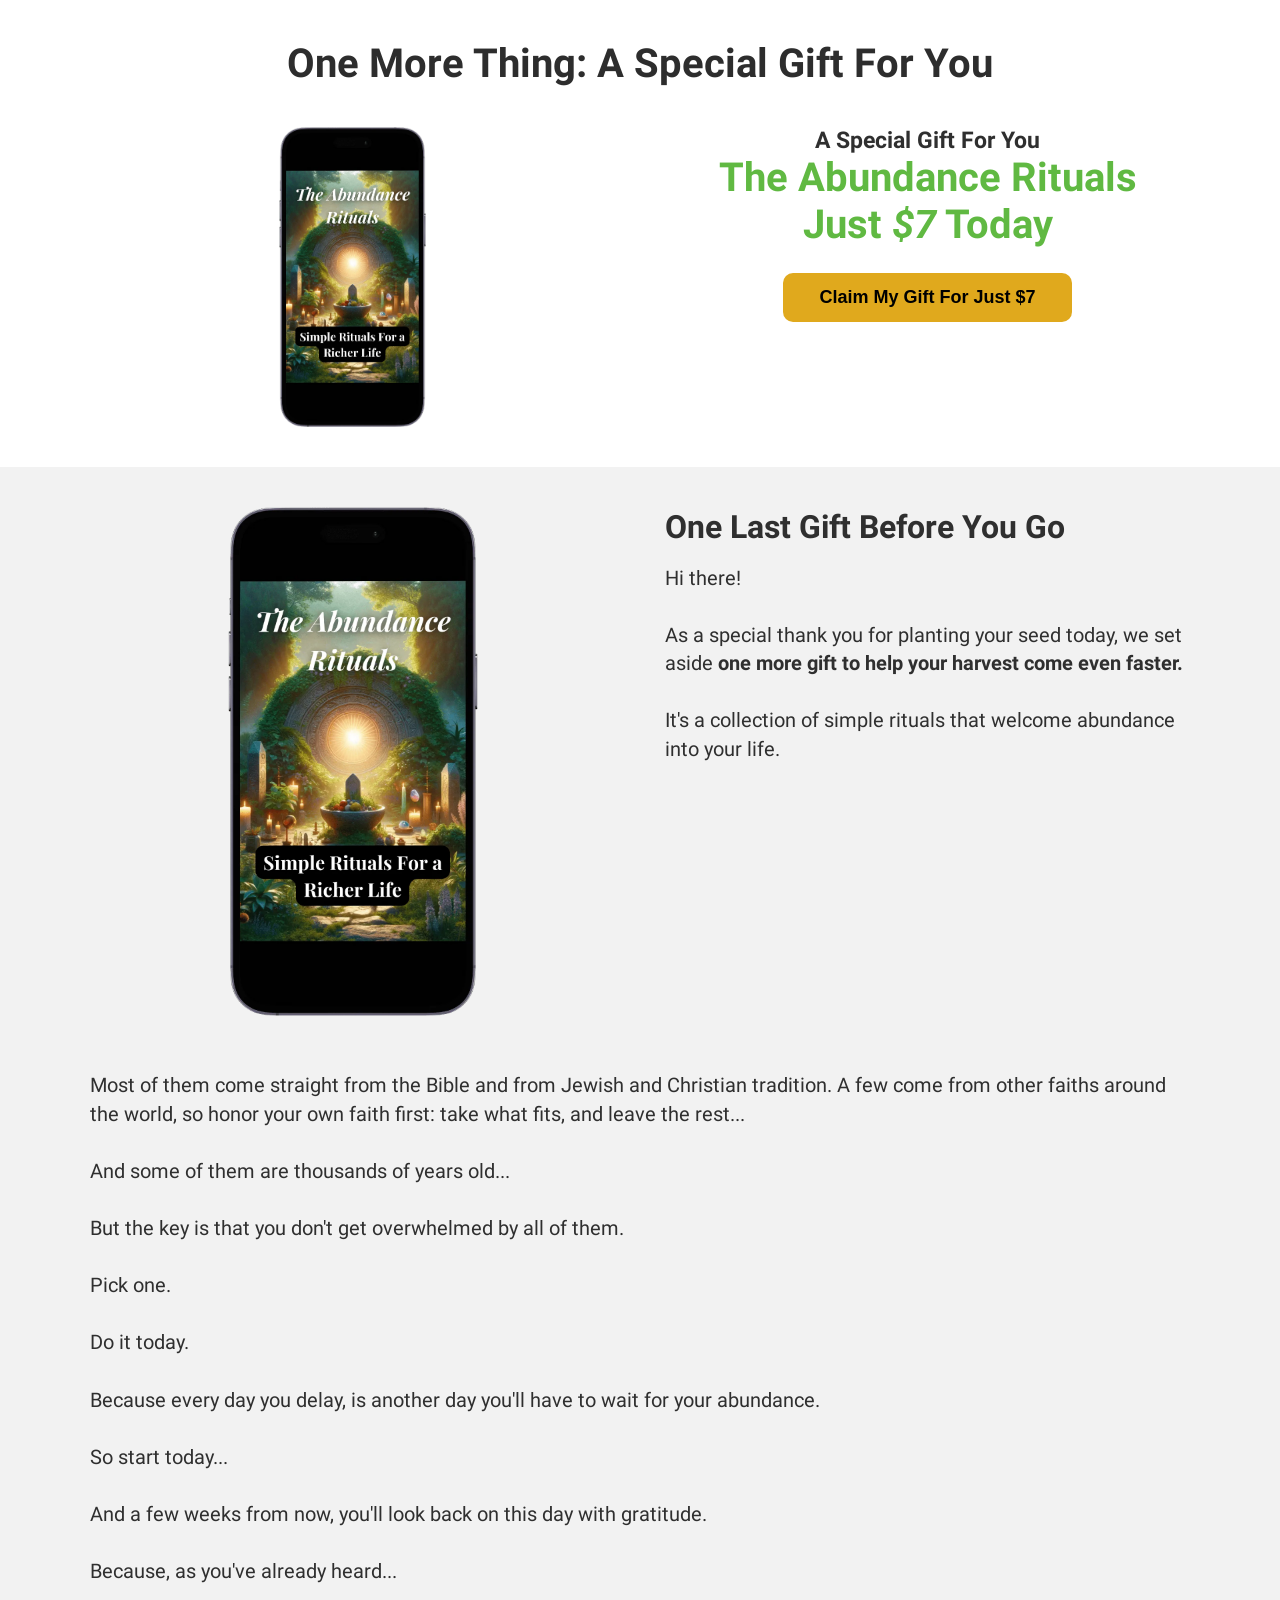
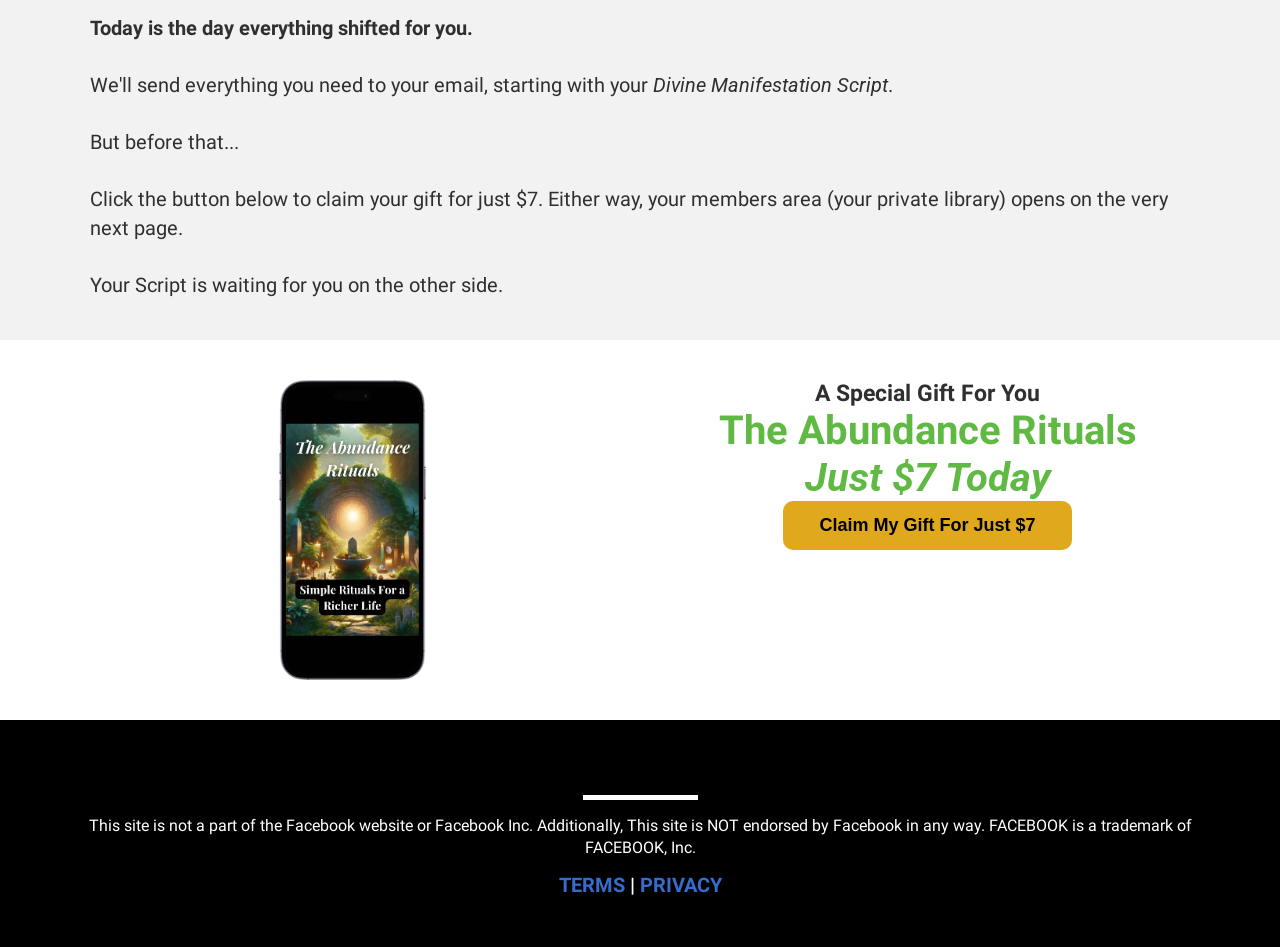
<file: up5/index.html>
<!DOCTYPE html>
<html lang="en" class="clickfunnels-com bgCover wf-proximanova-i4-active wf-proximanova-i7-active wf-proximanova-n4-active wf-proximanova-n7-active wf-active wf-proximanova-i3-active wf-proximanova-n3-active wf-proximanovasoft-n7-active wf-proximanovasoft-n4-active wf-proximasoft-n4-active wf-proximasoft-i4-active wf-proximasoft-i6-active wf-proximasoft-n6-active wf-proximasoft-i7-active wf-proximasoft-n7-active gr__app_clickfunnels_com avcHn2VQJenBvoR5hilPG js-focus-visible vu-open" style="background-color: rgb(255, 255, 255); overflow: initial; font-family: Roboto, Helvetica, sans-serif !important;">
<head data-next-url="" data-this-url="">




  <meta charset="UTF-8">
  <meta content="text/html;charset=utf-8" http-equiv="Content-Type">
  <meta content="utf-8" http-equiv="encoding">
  <meta name="viewport" content="width=device-width, initial-scale=1">
<!-- Nevian Track -->
<script async src="https://track.nevian.io/nv.js?w=67fb06a2"></script><script src="https://checkout.kashpay.com/scripts/upsell-processor.js"></script>
    <title>One Last Gift For You</title>
<meta class="metaTagTop" name="description" content="">
<meta class="metaTagTop" name="keywords" content="">
<meta class="metaTagTop" name="author" content="">
<meta class="metaTagTop" property="og:image" content="" id="social-image">
    <meta property="og:title" content="One Last Gift For You">
<meta property="og:description" content="">
  <meta property="og:type" content="website">

  <link rel="stylesheet" media="screen" href="assets/lander.css">

  <link rel="stylesheet" href="assets/all.css">
  <link rel="stylesheet" href="assets/v4-shims.css">
  <link href="https://fonts.googleapis.com/css?family=Open+Sans:400,700|Oswald:400,700|Droid+Sans:400,700|Roboto:400,700|Lato:400,700|PT+Sans:400,700|Source+Sans+Pro:400,600,700|Noto+Sans:400,700|PT+Sans:400,700|Ubuntu:400,700|Bitter:400,700|PT+Serif:400,700|Rokkitt:400,700|Droid+Serif:400,700|Raleway:400,700|Inconsolata:400,700" rel="stylesheet" type="text/css">

  <meta property="cf:funnel_id" content="Nm9PK3l0enErZ3VkRmIzMnlwT1Jrdz09LS1pTHhaWlAwQzhIOEhvWE5lTzlHenhRPT0=--6b5aba56059cead7d8e1fd41df02461b3daa4e56">
  <meta property="cf:page_id" content="U3JQZXdtd0x6R0tldkFSNWhheTF1UT09LS03UkF5UVVCWS9xWGgxajdhZ3JIYjBRPT0=--406b2977c956ee6b7f471bfae0f1137e533fecd1">
  <meta property="cf:funnel_step_id" content="T3U3L1pCckxhellDSXYrTDMzTG96UT09LS1aWFJjd1VmNDFPR3pZZU5PTVFwWVJnPT0=--2bc4ced79c498924892f00b918f2143c32420739">
  <meta property="cf:user_id" content="UWZ5VkRDZmp5cTdRWERKM2k1WENQQT09LS1YVU5ETEZFUGxZWEVNM1NhTk1vRXBRPT0=--368adabf9efcafad25bfc89cdf9b54a6258e7da7">
  <meta property="cf:account_id" content="N1Z6eHpNWDZyQW5FdVV4cVplcWMvUT09LS04ZVhjS1JKMUlvczIwekhZN3E0ZXR3PT0=--3f52103e424998b47d3f6f11c165ea51a8578b71">
  <meta property="cf:page_code" content="NjA2OTExMDY=">
  <meta property="cf:mode_id" content="1">
  <meta property="cf:time_zone" content="America/New_York">
  <style>
    [data-timed-style='fade']{display:none}[data-timed-style='scale']{display:none}
  </style>
















<meta name=“gp-ownership-proof” content=“5dd58bdd1d28150ead527519">






























<style>
[data-timed-style]{display:revert !important}
#vu .vu-bar{opacity:1 !important}
.vu-skip,.vu-pill,.vu-spin,.vu-big,.vu-hit{display:none !important}
#vuVideo{width:100%;max-width:450px;display:block;margin:0 auto;height:auto}
</style>
</head>
  <body data-affiliate-param="affiliate_id" data-show-progress="true">




  <svg xmlns="http://www.w3.org/2000/svg" style="display: none !important">
    <filter id="grayscale">
      <fecolormatrix type="matrix" values="0.3333 0.3333 0.3333 0 0 0.3333 0.3333 0.3333 0 0 0.3333 0.3333 0.3333 0 0 0 0 0 1 0"></fecolormatrix>
    </filter>
  </svg>
  <div class="containerWrapper">
    <style id="globalHeadlineCSS" data-font-fam="Roboto"> .elHeadlineWrapper[data-htype="headline"]{ font-family: "Roboto", Helvetica, sans-serif !important; } </style>
<meta name="robots" content="noindex, nofollow">
<textarea id="tracking-body-top" style="display: none !important"></textarea>
<input id="submit-form-action" value="redirect-url" data-url="#" data-ar-service="API" data-ar-list="Soulmate Reading Buyers" data-webhook="" type="hidden" data-ar-list-id="4">
<div class="nodoHiddenFormFields hide">
<input id="elHidden1" class="elInputHidden elInput" name="ad" type="hidden">
<input id="elHidden2" class="elInputHidden elInput" name="tag" type="hidden">
<input id="elHidden3" class="elInputHidden elInput" name="" type="hidden">
<input id="elHidden4" class="elInputHidden elInput" name="" type="hidden">
<input id="elHidden5" class="elInputHidden elInput" name="" type="hidden">
</div>
<div class="nodoCustomHTML hide"></div>
<div class="modalBackdropWrapper" style="background-color: rgba(255, 255, 255, 0.95); height: 100%; display: none;"></div>

<div class="dropZoneForSections ui-droppable" style="display: none;"><div class="dropIconr"><i class="fa fa-plus"></i></div></div>
<div class="container noTopMargin padding40-top padding40-bottom padding40H borderSolid cornersAll radius0 bgNoRepeat activeSection_topBorder0 activeSection_bottomBorder0 border1px emptySection activeSection_topBorder activeSection_bottomBorder wideContainer noBorder shadow40 editingInRow" id="section-148010000" data-title="Section" data-block-color="0074C7" style="padding-top: 20px; padding-bottom: 35px; margin-top: 30px; border-color: rgba(47, 47, 47, 0.18); outline: none; background-color: rgb(255, 255, 255);display: none !important;" data-trigger="none" data-animate="fade" data-delay="500">
<div class="containerInner ui-sortable" style="padding-left: 0px; padding-right: 0px;"></div>
</div>
<div class="container fullContainer noTopMargin padding20-top padding20-bottom padding40H noBorder borderSolid border3px cornersAll radius0 shadow0 bgNoRepeat emptySection no-action" id="section--41628" data-title="Section" data-block-color="0074C7" style="padding-top: 20px; padding-bottom: 20px; outline: none;" data-trigger="none" data-animate="fade" data-delay="500" data-timed-style="no-action" data-timed-minutes="11" data-timed-seconds="54">
<div class="containerInner ui-sortable">
<div class="row bgCover noBorder borderSolid border3px cornersAll radius0 shadow0 P0-top P0-bottom P0H noTopMargin" id="row--53805" data-trigger="none" data-animate="fade" data-delay="500" data-title="1 column row" style="padding-top: 20px; padding-bottom: 20px; margin: 0px; outline: none;">
<div id="col-full-182" class="col-md-12 innerContent col_left" data-col="full" data-trigger="none" data-animate="fade" data-delay="500" data-title="1st column" style="outline: none;">
<div class="col-inner bgCover  noBorder borderSolid border3px cornersAll radius0 shadow0 P0-top P0-bottom P0H noTopMargin" style="padding: 0 10px">
<div class="de elHeadlineWrapper ui-droppable de-editable" id="headline-36723-170" data-de-type="headline" data-de-editing="false" data-title="sub-headline" data-ce="true" data-trigger="none" data-animate="fade" data-delay="500" data-gramm="false" style="margin-top: 0px; outline: none; cursor: pointer;" aria-disabled="false">
<h2 class="ne elHeadline hsSize2 lh3 elMargin0 elBGStyle0 hsTextShadow0" style="text-align: center; font-size: 40px;" data-bold="inherit" data-gramm="false" contenteditable="false"><font color="#60b942"><b>One More Thing: A Special Gift For You</b></font></h2>
</div>
</div>
</div>
</div>
<div class="row bgCover noBorder borderSolid border3px cornersAll radius0 shadow0 P0-top P0-bottom P0H noTopMargin" id="row--21438-128" data-trigger="none" data-animate="fade" data-delay="500" data-title="2 column row - Clone" style="padding-top: 20px; padding-bottom: 20px; margin: 0px; outline: none;">
<div id="col-left-133-141" class="col-md-6 innerContent col_left ui-resizable" data-col="left" data-trigger="none" data-animate="fade" data-delay="500" data-title="1st column" style="outline: none;">
<div class="col-inner bgCover  noBorder borderSolid border3px cornersAll radius0 shadow0 P0-top P0-bottom P0H noTopMargin" style="padding: 0 10px">
<div class="de elImageWrapper de-image-block elAlign_center elMargin0 ui-droppable de-editable" id="tmp_image-90376-130" data-de-type="img" data-de-editing="false" data-title="image" data-ce="false" data-trigger="none" data-animate="fade" data-delay="500" style="margin-top: 0px; outline: none; cursor: pointer;" aria-disabled="false">
<img src="assets/d4f161e5_Abundance-rituals-cover-iphone.webp" class="elIMG ximg" alt="" height="300" data-src="assets/d4f161e5_Abundance-rituals-cover-iphone.webp">
</div>
</div>
</div>
<div id="col-right-100-126" class="col-md-6 innerContent col_right ui-resizable" data-col="right" data-trigger="none" data-animate="fade" data-delay="500" data-title="2nd column" style="outline: none;">
<div class="col-inner bgCover  noBorder borderSolid border3px cornersAll radius0 shadow0 P0-top P0-bottom P0H noTopMargin" style="padding: 0 10px">
<div class="de elHeadlineWrapper ui-droppable de-editable" id="tmp_subheadline-17570-137" data-de-type="headline" data-de-editing="false" data-title="sub-headline" data-ce="true" data-trigger="none" data-animate="fade" data-delay="500" data-gramm="false" style="margin-top: 0px; outline: none; cursor: pointer;" aria-disabled="false">
<h2 class="ne elHeadline hsSize2 lh3 elMargin0 elBGStyle0 hsTextShadow0" style="text-align: center;font-size: 23px" data-bold="inherit" data-gramm="false" contenteditable="false"><b>A Special Gift For You</b></h2>
</div>
<div class="de elHeadlineWrapper ui-droppable de-editable" id="headline-18919" data-de-type="headline" data-de-editing="false" data-title="sub-headline" data-ce="true" data-trigger="none" data-animate="fade" data-delay="500" data-gramm="false" style="margin-top: 0px; outline: none; cursor: pointer;" aria-disabled="false">
<h2 class="ne elHeadline hsSize2 lh3 elMargin0 elBGStyle0 hsTextShadow0" style="text-align: center; font-size: 40px;" data-bold="inherit" data-gramm="false" contenteditable="false">
<font color="#60b942"><b>The Abundance Rituals</b></font><div><font color="#60b942"><b>Just <i>$7</i> Today</b></font></div>
</h2>
</div>
<div class="de elMargin0" id="offer-wrap" style="margin-top: 25px;">
<div id="offer" class="smartplayer-scroll-event"><div class="de elBTN elAlign_center elMargin0"><button type="button" onclick="acceptUpsell('https://checkout.kashpay.com/u/af421cb94639ba2c')" style="font-family: 'Helvetica'; font-size: 18px; font-weight: 600; line-height: 1.3; color: #000000; background-color: #E0A91D; border: none; border-radius: 10px; padding: 13px 7%; cursor: pointer; text-align: center; display: block; margin: auto;">Claim My Gift For Just $7</button></div></div>



</div>
</div>
</div>
</div>
</div>
</div>
<div class="dropZoneForSections ui-droppable" style="display: none;"><div class="dropIconr"><i class="fa fa-plus"></i></div></div>
<div class="container fullContainer noTopMargin padding20-top padding20-bottom padding40H noBorder borderSolid border3px cornersAll radius0 shadow0 bgNoRepeat emptySection no-action" id="section--61267" data-title="Section" data-block-color="0074C7" style="padding-top: 20px; padding-bottom: 20px; outline: none; background-color: rgb(242, 242, 242);" data-trigger="none" data-animate="fade" data-delay="500" data-timed-style="no-action" data-timed-minutes="11" data-timed-seconds="54">
<div class="containerInner ui-sortable">
<div class="row bgCover noBorder borderSolid border3px cornersAll radius0 shadow0 P0-top P0-bottom P0H noTopMargin" id="row--21438-108" data-trigger="none" data-animate="fade" data-delay="500" data-title="2 column row" style="padding-top: 20px; padding-bottom: 20px; margin: 0px; outline: none;">
<div id="col-left-133-136" class="col-md-6 innerContent col_left ui-resizable" data-col="left" data-trigger="none" data-animate="fade" data-delay="500" data-title="1st column" style="outline: none;">
<div class="col-inner bgCover  noBorder borderSolid border3px cornersAll radius0 shadow0 P0-top P0-bottom P0H noTopMargin" style="padding: 0 10px">
<div class="de elImageWrapper de-image-block elAlign_center elMargin0 ui-droppable de-editable" id="tmp_image-90376-152" data-de-type="img" data-de-editing="false" data-title="image" data-ce="false" data-trigger="none" data-animate="fade" data-delay="500" style="margin-top: 0px; outline: none; cursor: pointer;" aria-disabled="false">
<img src="assets/d4f161e5_Abundance-rituals-cover-iphone.webp" class="elIMG ximg" alt="The Abundance Rituals" width="250" data-src="assets/d4f161e5_Abundance-rituals-cover-iphone.webp">
</div>
</div>
</div>
<div id="col-right-100-172" class="col-md-6 innerContent col_right ui-resizable" data-col="right" data-trigger="none" data-animate="fade" data-delay="500" data-title="2nd column" style="outline: none;">
<div class="col-inner bgCover  noBorder borderSolid border3px cornersAll radius0 shadow0 P0-top P0-bottom P0H noTopMargin" style="padding: 0 10px">
<div class="de elHeadlineWrapper ui-droppable de-editable" id="headline-29196" data-de-type="headline" data-de-editing="false" data-title="headline" data-ce="true" data-trigger="none" data-animate="fade" data-delay="500" style="margin-top: 0px; outline: none; cursor: pointer;" aria-disabled="false">
<h1 class="ne elHeadline hsSize3 lh4 elMargin0 elBGStyle0 hsTextShadow0" style="text-align: left; font-size: 32px;" data-bold="inherit" data-gramm="false" contenteditable="false"><div><b>One Last Gift Before You Go</b></div></h1>
</div>
<div class="de elHeadlineWrapper ui-droppable de-editable" id="tmp_paragraph-89037" data-de-type="headline" data-de-editing="false" data-title="Paragraph" data-ce="true" data-trigger="none" data-animate="fade" data-delay="500" style="margin-top: 15px; outline: none; cursor: pointer;" aria-disabled="false">
<div class="ne elHeadline hsSize1 lh5 elMargin0 elBGStyle0 hsTextShadow0" data-bold="inherit" style="text-align: left; font-size: 20px;" data-gramm="false" contenteditable="false">Hi there!<div><br></div>
<div>As a special thank you for planting your seed today, we set aside <b>one more gift to help your harvest come even faster.</b>
</div>
<div><br></div>
<div>It's a collection of simple rituals that welcome abundance into your life.</div>
</div>
</div>
<div class="de elHeadlineWrapper ui-droppable de-editable" id="headline-85408" data-de-type="headline" data-de-editing="false" data-title="headline" data-ce="true" data-trigger="none" data-animate="fade" data-delay="500" style="margin-top: 0px; outline: none; cursor: pointer;" aria-disabled="false">
<h1 class="ne elHeadline hsSize3 lh4 elMargin0 elBGStyle0 hsTextShadow0" style="text-align: left; font-size: 32px;" data-bold="inherit" data-gramm="false" contenteditable="false"></h1>
</div>
</div>
</div>
</div>
<div class="row bgCover noBorder borderSolid border3px cornersAll radius0 shadow0 P0-top P0-bottom P0H noTopMargin" id="row--57122" data-trigger="none" data-animate="fade" data-delay="500" data-title="1 column row" style="padding-top: 20px; padding-bottom: 20px; margin: 0px; outline: none;">
<div id="col-full-157" class="col-md-12 innerContent col_left" data-col="full" data-trigger="none" data-animate="fade" data-delay="500" data-title="1st column" style="outline: none;">
<div class="col-inner bgCover  noBorder borderSolid border3px cornersAll radius0 shadow0 P0-top P0-bottom P0H noTopMargin" style="padding: 0 10px">
<div class="de elHeadlineWrapper ui-droppable de-editable hiddenElementTools" id="tmp_paragraph-97549" data-de-type="headline" data-de-editing="false" data-title="Paragraph" data-ce="true" data-trigger="none" data-animate="fade" data-delay="500" style="margin-top: 15px; outline: none; cursor: pointer;" aria-disabled="false">
<div class="ne elHeadline hsSize1 lh5 elMargin0 elBGStyle0 hsTextShadow0" data-bold="inherit" style="text-align: left; font-size: 20px;" data-gramm="false" contenteditable="false">
<div>
<span style="color: inherit;">Most of them come straight from the Bible and from Jewish and Christian tradition. A few come from other faiths around the world, so honor your own faith first: take what fits, and leave the rest...</span><br>
</div>
<div><br></div>
<div>And some of them are thousands of years old...</div>
<div><br></div>
<div>But the key is that you don't get overwhelmed by all of them.</div>
<div><br></div>
<div>Pick one.</div>
<div><br></div>
<div>Do it today.</div>
<div><br></div>
<div>Because every day you delay, is another day you'll have to wait for your abundance.</div>
<div><br></div>
<div>So start today...</div>
<div><br></div>
<div>And a few weeks from now, you'll look back on this day with gratitude.</div>
<div><br></div>
<div>Because, as you've already heard...</div>
<div><br></div>
<div><b>Today is the day everything shifted for you.</b></div>
<div><b><br></b></div>
<div>We'll send everything you need to your email, starting with your <i>Divine Manifestation Script</i>.</div>
<div><br></div>
<div>But before that...</div>
<div><br></div>
<div>Click the button below to claim your gift for just $7. Either way, your members area (your private library) opens on the very next page.</div>
<div><br></div>
<div>Your Script is waiting for you on the other side.</div>
</div>
</div>
</div>
</div>
</div>
</div>
</div>
<div class="dropZoneForSections ui-droppable" style="display: none;"><div class="dropIconr"><i class="fa fa-plus"></i></div></div>
<div class="container fullContainer noTopMargin padding20-top padding20-bottom padding40H noBorder borderSolid border3px cornersAll radius0 shadow0 bgNoRepeat emptySection no-action" id="section--41628-175-185" data-title="Section - Clone - Clone" data-block-color="0074C7" style="padding-top: 20px; padding-bottom: 20px; outline: none;" data-trigger="none" data-animate="fade" data-delay="500" data-timed-style="no-action" data-timed-minutes="11" data-timed-seconds="54">
<div class="containerInner ui-sortable">
<div class="row bgCover noBorder borderSolid border3px cornersAll radius0 shadow0 P0-top P0-bottom P0H noTopMargin" id="row--21438-108-103" data-trigger="none" data-animate="fade" data-delay="500" data-title="2 column row" style="padding-top: 20px; padding-bottom: 20px; margin: 0px; outline: none;">
<div id="col-left-133-136-124" class="col-md-6 innerContent col_left ui-resizable" data-col="left" data-trigger="none" data-animate="fade" data-delay="500" data-title="1st column" style="outline: none;">
<div class="col-inner bgCover  noBorder borderSolid border3px cornersAll radius0 shadow0 P0-top P0-bottom P0H noTopMargin" style="padding: 0 10px">
<div class="de elImageWrapper de-image-block elAlign_center elMargin0 ui-droppable de-editable" id="tmp_image-90376-152-124" data-de-type="img" data-de-editing="false" data-title="image" data-ce="false" data-trigger="none" data-animate="fade" data-delay="500" style="margin-top: 0px; outline: none; cursor: pointer;" aria-disabled="false">
<img loading="lazy" src="assets/d4f161e5_Abundance-rituals-cover-iphone.webp" class="elIMG ximg" alt="" height="300" data-src="assets/d4f161e5_Abundance-rituals-cover-iphone.webp">
</div>
</div>
</div>
<div id="col-right-100-172-110" class="col-md-6 innerContent col_right ui-resizable" data-col="right" data-trigger="none" data-animate="fade" data-delay="500" data-title="2nd column" style="outline: none;">
<div class="col-inner bgCover  noBorder borderSolid border3px cornersAll radius0 shadow0 P0-top P0-bottom P0H noTopMargin" style="padding: 0 10px">
<div class="de elHeadlineWrapper ui-droppable de-editable" id="tmp_subheadline-17570-145-111" data-de-type="headline" data-de-editing="false" data-title="sub-headline" data-ce="true" data-trigger="none" data-animate="fade" data-delay="500" data-gramm="false" style="margin-top: 0px; outline: none; cursor: pointer;" aria-disabled="false">
<h2 class="ne elHeadline hsSize2 lh3 elMargin0 elBGStyle0 hsTextShadow0" style="text-align: center;font-size: 23px" data-bold="inherit" data-gramm="false" contenteditable="false"><b>A Special Gift For You<strike></strike></b></h2>
</div>
<div class="de elHeadlineWrapper ui-droppable de-editable" id="headline-36723-107-112" data-de-type="headline" data-de-editing="false" data-title="sub-headline" data-ce="true" data-trigger="none" data-animate="fade" data-delay="500" data-gramm="false" style="margin-top: 0px; outline: none; cursor: pointer;" aria-disabled="false">
<h2 class="ne elHeadline hsSize2 lh3 elMargin0 elBGStyle0 hsTextShadow0" style="text-align: center; font-size: 40px;" data-bold="inherit" data-gramm="false" contenteditable="false">
<font color="#60b942"><b>The Abundance Rituals</b></font><div><font color="#60b942"><b><i>Just $7 Today</i></b></font></div>
</h2>
</div>
<div class="de elBTN elAlign_center elMargin0 ui-droppable de-editable" id="tmp_button-72293-118-132" data-de-type="button" data-de-editing="false" data-title="button" data-ce="false" data-trigger="none" data-animate="fade" data-delay="500" style="margin-top: 0px; outline: none; cursor: pointer;" data-elbuttontype="1" aria-disabled="false">
<button type="button" onclick="acceptUpsell('https://checkout.kashpay.com/u/af421cb94639ba2c')" style="font-family: 'Helvetica'; font-size: 18px; font-weight: 600; line-height: 1.3; color: #000000; background-color: #E0A91D; border: none; border-radius: 10px; padding: 13px 7%; cursor: pointer; text-align: center; display: block; margin: auto;">Claim My Gift For Just $7</button>
</div>
</div>
</div>
</div>
</div>
</div>
<div class="dropZoneForSections ui-droppable" style="display: none;"><div class="dropIconr"><i class="fa fa-plus"></i></div></div>
<div class="container noTopMargin padding40-top padding40-bottom padding40H noBorder borderSolid border3px cornersAll radius0 shadow0 bgNoRepeat emptySection activeSection_topBorder0 activeSection_bottomBorder0 fullContainer no-action" id="section--37857" data-title="footer area" data-block-color="0074C7" style="padding-top: 40px; padding-bottom: 40px; outline: none; background-color: rgb(0, 0, 0);" data-trigger="none" data-animate="fade" data-delay="500" data-timed-minutes="8" data-timed-seconds="17" data-timed-style="no-action">
<div class="containerInner ui-sortable"><div class="row bgCover noBorder borderSolid border3px cornersAll radius0 shadow0 P0-top P0-bottom P0H noTopMargin" id="row-104" data-trigger="none" data-animate="fade" data-delay="500" data-title="1 column row" data-block-color="409FB8" style="outline: none; margin-bottom: 0px;">
<div id="col-full-868-185-109-111" class="col-md-12 innerContent col_left" data-col="full" data-trigger="none" data-animate="fade" data-delay="500" data-title="full column" style="outline: none;"><div class="col-inner bgCover  noBorder borderSolid border3px cornersAll radius0 shadow0 P0-top P0-bottom P0H noTopMargin">
<div class="de elSeperator elMargin0 ui-droppable de-editable" id="tmp_divider-34565-103" data-de-type="divider" data-de-editing="false" data-title="Divider" data-ce="false" data-trigger="none" data-animate="fade" data-delay="500" style="margin-top: 15px; outline: none; cursor: pointer;" aria-disabled="false"> <div class="elDivider elDividerStyle1 padding10-top padding10-bottom"> <div class="elDividerInner" data-height-border="5" data-align="center" data-width-border="10" style="border-color: rgb(255, 255, 255);"></div> </div>
</div>
<div class="de elHeadlineWrapper ui-droppable de-editable" id="headline-43060-109-165-152" data-de-type="headline" data-de-editing="false" data-title="footer text" data-ce="true" data-trigger="none" data-animate="fade" data-delay="500" style="outline: none; cursor: pointer; margin-top: 5px; font-family: Roboto, Helvetica, sans-serif !important;" aria-disabled="false" data-google-font="Roboto">
<div class="ne elHeadline lh3 elMargin0 elBGStyle0 hsTextShadow0 hsSize1 deNormalLS" style="text-align: center; color: rgb(255, 255, 255); font-size: 20px;" data-bold="inherit" contenteditable="false"><div style="font-size:16px;font-weight:400;line-height:1.4;margin-bottom:14px">This site is not a part of the Facebook website or Facebook Inc. Additionally, This site is NOT endorsed by Facebook in any way. FACEBOOK is a trademark of FACEBOOK, Inc.</div><b> <a href="../terms.html" id="link-39867" class="" target="_self" rel="noopener noreferrer">TERMS</a> | <a href="../privacy-policy.html" target="_self" rel="noopener noreferrer">PRIVACY</a></b></div>
</div>

</div></div>
</div></div>
</div>
<div class="dropZoneForSections ui-droppable" style="display: none;"><div class="dropIconr"><i class="fa fa-plus"></i></div></div>
<style id="link_color_style">a{color:rgb(54,108,204);}</style>
<style id="bold_style_tmp_headline1-82608-173">#tmp_headline1-82608-173 .elHeadline b{ color: rgb(1, 116, 199);}</style>
<style id="button_style_tmp_button-70655-146">#tmp_button-70655-146 .elButtonFlat:hover{ background-color: #015c9e !important;} 
#tmp_button-70655-146 .elButtonBottomBorder:hover{ background-color: #015c9e !important;}
#tmp_button-70655-146 .elButtonSubtle:hover{ background-color: #015c9e !important;}
#tmp_button-70655-146 .elButtonGradient{                                                background-image: -webkit-gradient( linear, left top, left bottom, color-stop(0, rgb(1, 116, 199)), color-stop(1, #015c9e));                                                 background-image: -o-linear-gradient(bottom, rgb(1, 116, 199) 0%, #015c9e 100%);                                                 background-image: -moz-linear-gradient(bottom, rgb(1, 116, 199) 0%, #015c9e 100%);                                                 background-image: -webkit-linear-gradient(bottom, rgb(1, 116, 199) 0%, #015c9e 100%);                                                 background-image: -ms-linear-gradient(bottom, rgb(1, 116, 199) 0%, #015c9e 100%);                                                 background-image: linear-gradient(to bottom, rgb(1, 116, 199) 0%, #015c9e 100%);                                             }
#tmp_button-70655-146 .elButtonGradient:hover{                                                background-image: -webkit-gradient( linear, left top, left bottom, color-stop(1, rgb(1, 116, 199)), color-stop(0, #015c9e));                                                 background-image: -o-linear-gradient(bottom, rgb(1, 116, 199) 100%, #015c9e 0%);                                                 background-image: -moz-linear-gradient(bottom, rgb(1, 116, 199) 100%, #015c9e 0%);                                                 background-image: -webkit-linear-gradient(bottom, rgb(1, 116, 199) 100%, #015c9e 0%);                                                 background-image: -ms-linear-gradient(bottom, rgb(1, 116, 199) 100%, #015c9e 0%);                                                 background-image: linear-gradient(to bottom, rgb(1, 116, 199) 100%, #015c9e 0%);                                             }
#tmp_button-70655-146 .elButtonGradient2{    background-image: -webkit-gradient( linear, left top, left bottom, color-stop(0, rgb(1, 116, 199)), color-stop(1, #015c9e));     background-image: -o-linear-gradient(bottom, rgb(1, 116, 199) 30%, #015c9e 80%);     background-image: -moz-linear-gradient(bottom, rgb(1, 116, 199) 30%, #015c9e 80%);     background-image: -webkit-linear-gradient(bottom, rgb(1, 116, 199) 30%, #015c9e 80%);     background-image: -ms-linear-gradient(bottom, rgb(1, 116, 199) 30%, #015c9e 80%);     background-image: linear-gradient(to bottom, rgb(1, 116, 199) 30%, #015c9e 80%); }
#tmp_button-70655-146 .elButtonGradient2:hover{    background-image: -webkit-gradient( linear, left top, left bottom, color-stop(1, rgb(1, 116, 199)), color-stop(0, #015c9e));     background-image: -o-linear-gradient(bottom, rgb(1, 116, 199) 100%, #015c9e 30%);     background-image: -moz-linear-gradient(bottom, rgb(1, 116, 199) 100%, #015c9e 30%);     background-image: -webkit-linear-gradient(bottom, rgb(1, 116, 199) 100%, #015c9e 30%);     background-image: -ms-linear-gradient(bottom, rgb(1, 116, 199) 100%, #015c9e 30%);     background-image: linear-gradient(to bottom, rgb(1, 116, 199) 100%, #015c9e 30%); }
#tmp_button-70655-146 .elButtonBorder{                        border: 3px solid rgb(1, 116, 199) !important;                         color: rgb(1, 116, 199) !important;                     }
#tmp_button-70655-146 .elButtonBorder:hover{                          background-color:rgb(1, 116, 199) !important;                          color: #FFF !important;                       }
</style>
<link rel="stylesheet" href="https://fonts.googleapis.com/css?family=Open+Sans%7CRoboto%7CRoboto%7C" id="custom_google_font" google-font="Roboto">
<style id="button_style_tmp_button-70655">#tmp_button-70655 .elButtonFlat:hover{ background-color: #f47d0b !important;} 
#tmp_button-70655 .elButtonBottomBorder:hover{ background-color: #f47d0b !important;}
#tmp_button-70655 .elButtonSubtle:hover{ background-color: #f47d0b !important;}
#tmp_button-70655 .elButtonGradient{                                                background-image: -webkit-gradient( linear, left top, left bottom, color-stop(0, rgb(246, 146, 49)), color-stop(1, #f47d0b));                                                 background-image: -o-linear-gradient(bottom, rgb(246, 146, 49) 0%, #f47d0b 100%);                                                 background-image: -moz-linear-gradient(bottom, rgb(246, 146, 49) 0%, #f47d0b 100%);                                                 background-image: -webkit-linear-gradient(bottom, rgb(246, 146, 49) 0%, #f47d0b 100%);                                                 background-image: -ms-linear-gradient(bottom, rgb(246, 146, 49) 0%, #f47d0b 100%);                                                 background-image: linear-gradient(to bottom, rgb(246, 146, 49) 0%, #f47d0b 100%);                                             }
#tmp_button-70655 .elButtonGradient:hover{                                                background-image: -webkit-gradient( linear, left top, left bottom, color-stop(1, rgb(246, 146, 49)), color-stop(0, #f47d0b));                                                 background-image: -o-linear-gradient(bottom, rgb(246, 146, 49) 100%, #f47d0b 0%);                                                 background-image: -moz-linear-gradient(bottom, rgb(246, 146, 49) 100%, #f47d0b 0%);                                                 background-image: -webkit-linear-gradient(bottom, rgb(246, 146, 49) 100%, #f47d0b 0%);                                                 background-image: -ms-linear-gradient(bottom, rgb(246, 146, 49) 100%, #f47d0b 0%);                                                 background-image: linear-gradient(to bottom, rgb(246, 146, 49) 100%, #f47d0b 0%);                                             }
#tmp_button-70655 .elButtonGradient2{    background-image: -webkit-gradient( linear, left top, left bottom, color-stop(0, rgb(246, 146, 49)), color-stop(1, #f47d0b));     background-image: -o-linear-gradient(bottom, rgb(246, 146, 49) 30%, #f47d0b 80%);     background-image: -moz-linear-gradient(bottom, rgb(246, 146, 49) 30%, #f47d0b 80%);     background-image: -webkit-linear-gradient(bottom, rgb(246, 146, 49) 30%, #f47d0b 80%);     background-image: -ms-linear-gradient(bottom, rgb(246, 146, 49) 30%, #f47d0b 80%);     background-image: linear-gradient(to bottom, rgb(246, 146, 49) 30%, #f47d0b 80%); }
#tmp_button-70655 .elButtonGradient2:hover{    background-image: -webkit-gradient( linear, left top, left bottom, color-stop(1, rgb(246, 146, 49)), color-stop(0, #f47d0b));     background-image: -o-linear-gradient(bottom, rgb(246, 146, 49) 100%, #f47d0b 30%);     background-image: -moz-linear-gradient(bottom, rgb(246, 146, 49) 100%, #f47d0b 30%);     background-image: -webkit-linear-gradient(bottom, rgb(246, 146, 49) 100%, #f47d0b 30%);     background-image: -ms-linear-gradient(bottom, rgb(246, 146, 49) 100%, #f47d0b 30%);     background-image: linear-gradient(to bottom, rgb(246, 146, 49) 100%, #f47d0b 30%); }
#tmp_button-70655 .elButtonBorder{                        border: 3px solid rgb(246, 146, 49) !important;                         color: rgb(246, 146, 49) !important;                     }
#tmp_button-70655 .elButtonBorder:hover{                          background-color:rgb(246, 146, 49) !important;                          color: #FFF !important;                       }
</style>
<style id="bold_style_tmp_headline1-82608-173-139">#tmp_headline1-82608-173-139 .elHeadline b{ color: rgb(1, 116, 199);}</style>
<style id="bold_style_tmp_headline1-83421">#tmp_headline1-83421 .elHeadline b{ color: rgb(6, 6, 6);}</style>
<style id="bold_style_tmp_headline1-82608">#tmp_headline1-82608 .elHeadline b{ color: rgb(66, 185, 159);}</style>
<style id="bold_style_headline-93935">#headline-93935 .elHeadline b{ color: rgb(255, 255, 255);}</style>
<style id="bold_style_headline-21387">#headline-21387 .elHeadline b{ color: rgb(255, 255, 255);}</style>
<style id="bold_style_headline-37804">#headline-37804 .elHeadline b{ color: rgb(255, 255, 255);}</style>
<style id="bold_style_headline-64535">#headline-64535 .elHeadline b{ color: rgb(0, 0, 0);}</style>
<style id="bold_style_headline-47952">#headline-47952 .elHeadline b{ color: rgb(204, 0, 0);}</style>
<style id="bold_style_headline-70362">#headline-70362 .elHeadline b{ color: rgb(0, 0, 0);}</style>
<style id="bold_style_headline-34170">#headline-34170 .elHeadline b{ color: rgb(204, 0, 0);}</style>
<style id="bold_style_headline-30775">#headline-30775 .elHeadline b{ color: rgb(0, 0, 0);}</style>
<style id="bold_style_headline-51568">#headline-51568 .elHeadline b{ color: rgb(255, 227, 0);}</style>
<style id="bold_style_headline-77735">#headline-77735 .elHeadline b{ color: rgb(255, 20, 0);}</style>
<style id="bold_style_tmp_headline1-46468-157-178-101">#tmp_headline1-46468-157-178-101 .elHeadline b{ color: rgb(204, 0, 0);}</style>
<style id="bold_style_headline-51568-144">#headline-51568-144 .elHeadline b{ color: rgb(255, 227, 0);}</style>
<style id="bold_style_headline-32540">#headline-32540 .elHeadline b{ color: rgb(0, 0, 0);}</style>
<style id="bold_style_headline-34106">#headline-34106 .elHeadline b{ color: rgb(204, 0, 0);}</style>
<style id="bold_style_headline-44478">#headline-44478 .elHeadline b{ color: rgb(204, 0, 0);}</style>
<style id="bold_style_headline-63432">#headline-63432 .elHeadline b{ color: rgb(0, 0, 0);}</style>
<style id="bold_style_headline-98649-166">#headline-98649-166 .elHeadline b{ color: rgb(255, 255, 255);}</style>
<style id="bold_style_headline-33832">#headline-33832 .elHeadline b{ color: rgb(0, 0, 0);}</style>
<style id="bold_style_headline-11879">#headline-11879 .elHeadline b{ color: rgb(0, 0, 0);}</style>
<style id="bold_style_headline-76623">#headline-76623 .elHeadline b{ color: rgb(0, 0, 0);}</style>
<style id="bold_style_headline-18087">#headline-18087 .elHeadline b{ color: rgb(0, 0, 0);}</style>
<style id="bold_style_headline-36314">#headline-36314 .elHeadline b{ color: rgb(0, 0, 0);}</style>
<style id="bold_style_headline-11064">#headline-11064 .elHeadline b{ color: rgb(0, 0, 0);}</style>
<style id="bold_style_headline-72121-160">#headline-72121-160 .elHeadline b{ color: rgb(0, 0, 0);}</style>
<style id="bold_style_headline-66351-114">#headline-66351-114 .elHeadline b{ color: rgb(255, 255, 255);}</style>
<style id="bold_style_tmp_paragraph-26527-157">#tmp_paragraph-26527-157 .elHeadline b{ color: rgb(96, 96, 96);}</style>
<style id="bold_style_headline-81490-133">#headline-81490-133 .elHeadline b{ color: rgb(96, 96, 96);}</style>
<style id="bold_style_headline-79246-168">#headline-79246-168 .elHeadline b{ color: rgb(96, 96, 96);}</style>
<style id="bold_style_headline-32539">#headline-32539 .elHeadline b{ color: rgb(0, 0, 0);}</style>
<style id="bold_style_headline-14359">#headline-14359 .elHeadline b{ color: rgb(0, 0, 0);}</style>
<style id="bold_style_headline-57036">#headline-57036 .elHeadline b{ color: rgb(255, 255, 255);}</style>
<style id="bold_style_headline-13293">#headline-13293 .elHeadline b{ color: rgb(255, 20, 0);}</style>
<style id="bold_style_tmp_paragraph-22083">#tmp_paragraph-22083 .elHeadline b{ color: rgb(255, 227, 1);}</style>
<style id="bold_style_tmp_headline1-39170">#tmp_headline1-39170 .elHeadline b{ color: rgb(255, 255, 255);}</style>
<style id="bold_style_headline-68484">#headline-68484 .elHeadline b{ color: rgb(255, 255, 255);}</style>
<style id="bold_style_headline-25612">#headline-25612 .elHeadline b{ color: rgb(255, 255, 255);}</style>
<style id="bold_style_headline-98649-166-189">#headline-98649-166-189 .elHeadline b{ color: rgb(255, 255, 255);}</style>
<style id="bold_style_headline-13293-118">#headline-13293-118 .elHeadline b{ color: rgb(255, 20, 0);}</style>
<style id="button_style_headline-98649-166">#headline-98649-166 .elButtonFlat:hover{ background-color: #cd291a !important;} 
#headline-98649-166 .elButtonBottomBorder:hover{ background-color: #cd291a !important;}
#headline-98649-166 .elButtonSubtle:hover{ background-color: #cd291a !important;}
#headline-98649-166 .elButtonGradient{                                                background-image: -webkit-gradient( linear, left top, left bottom, color-stop(0, rgb(228, 59, 44)), color-stop(1, #cd291a));                                                 background-image: -o-linear-gradient(bottom, rgb(228, 59, 44) 0%, #cd291a 100%);                                                 background-image: -moz-linear-gradient(bottom, rgb(228, 59, 44) 0%, #cd291a 100%);                                                 background-image: -webkit-linear-gradient(bottom, rgb(228, 59, 44) 0%, #cd291a 100%);                                                 background-image: -ms-linear-gradient(bottom, rgb(228, 59, 44) 0%, #cd291a 100%);                                                 background-image: linear-gradient(to bottom, rgb(228, 59, 44) 0%, #cd291a 100%);                                             }
#headline-98649-166 .elButtonGradient:hover{                                                background-image: -webkit-gradient( linear, left top, left bottom, color-stop(1, rgb(228, 59, 44)), color-stop(0, #cd291a));                                                 background-image: -o-linear-gradient(bottom, rgb(228, 59, 44) 100%, #cd291a 0%);                                                 background-image: -moz-linear-gradient(bottom, rgb(228, 59, 44) 100%, #cd291a 0%);                                                 background-image: -webkit-linear-gradient(bottom, rgb(228, 59, 44) 100%, #cd291a 0%);                                                 background-image: -ms-linear-gradient(bottom, rgb(228, 59, 44) 100%, #cd291a 0%);                                                 background-image: linear-gradient(to bottom, rgb(228, 59, 44) 100%, #cd291a 0%);                                             }
#headline-98649-166 .elButtonGradient2{    background-image: -webkit-gradient( linear, left top, left bottom, color-stop(0, rgb(228, 59, 44)), color-stop(1, #cd291a));     background-image: -o-linear-gradient(bottom, rgb(228, 59, 44) 30%, #cd291a 80%);     background-image: -moz-linear-gradient(bottom, rgb(228, 59, 44) 30%, #cd291a 80%);     background-image: -webkit-linear-gradient(bottom, rgb(228, 59, 44) 30%, #cd291a 80%);     background-image: -ms-linear-gradient(bottom, rgb(228, 59, 44) 30%, #cd291a 80%);     background-image: linear-gradient(to bottom, rgb(228, 59, 44) 30%, #cd291a 80%); }
#headline-98649-166 .elButtonGradient2:hover{    background-image: -webkit-gradient( linear, left top, left bottom, color-stop(1, rgb(228, 59, 44)), color-stop(0, #cd291a));     background-image: -o-linear-gradient(bottom, rgb(228, 59, 44) 100%, #cd291a 30%);     background-image: -moz-linear-gradient(bottom, rgb(228, 59, 44) 100%, #cd291a 30%);     background-image: -webkit-linear-gradient(bottom, rgb(228, 59, 44) 100%, #cd291a 30%);     background-image: -ms-linear-gradient(bottom, rgb(228, 59, 44) 100%, #cd291a 30%);     background-image: linear-gradient(to bottom, rgb(228, 59, 44) 100%, #cd291a 30%); }
#headline-98649-166 .elButtonBorder{                        border: 3px solid rgb(228, 59, 44) !important;                         color: rgb(228, 59, 44) !important;                     }
#headline-98649-166 .elButtonBorder:hover{                          background-color:rgb(228, 59, 44) !important;                          color: #FFF !important;                       }
</style>
<style id="bold_style_headline-80794">#headline-80794 .elHeadline b{ color: rgb(0, 0, 0);}</style>
<style id="bold_style_headline-31694">#headline-31694 .elHeadline b{ color: rgb(255, 255, 255);}</style>
<style id="bold_style_headline-62693">#headline-62693 .elHeadline b{ color: rgb(0, 0, 0);}</style>
<style id="bold_style_headline-82060">#headline-82060 .elHeadline b{ color: rgb(0, 0, 0);}</style>
<style id="bold_style_headline-73925">#headline-73925 .elHeadline b{ color: rgb(228, 59, 44);}</style>
<style id="bold_style_headline-24931">#headline-24931 .elHeadline b{ color: rgb(228, 59, 44);}</style>
<style id="bold_style_headline-69031">#headline-69031 .elHeadline b{ color: rgb(0, 0, 0);}</style>
<style id="bold_style_headline-78286">#headline-78286 .elHeadline b{ color: rgb(0, 0, 0);}</style>
<style id="bold_style_headline-75926">#headline-75926 .elHeadline b{ color: rgb(0, 0, 0);}</style>
<style id="bold_style_headline-59666">#headline-59666 .elHeadline b{ color: rgb(0, 0, 0);}</style>
<style id="bold_style_headline-88702">#headline-88702 .elHeadline b{ color: rgb(0, 0, 0);}</style>
<style id="bold_style_headline-21270">#headline-21270 .elHeadline b{ color: rgb(0, 0, 0);}</style>
<style id="bold_style_headline-52001">#headline-52001 .elHeadline b{ color: rgb(228, 59, 44);}</style>
<style id="bold_style_headline-14666">#headline-14666 .elHeadline b{ color: rgb(228, 59, 44);}</style>
<style id="bold_style_headline-38203">#headline-38203 .elHeadline b{ color: rgb(228, 59, 44);}</style>
<style id="bold_style_headline-31841">#headline-31841 .elHeadline b{ color: rgb(228, 59, 44);}</style>
<style id="bold_style_headline-76964">#headline-76964 .elHeadline b{ color: rgb(228, 59, 44);}</style>
<style id="bold_style_headline-71688">#headline-71688 .elHeadline b{ color: rgb(228, 59, 44);}</style>
<style id="bold_style_headline-74022">#headline-74022 .elHeadline b{ color: rgb(228, 59, 44);}</style>
<style id="bold_style_headline-77320">#headline-77320 .elHeadline b{ color: rgb(228, 59, 44);}</style>
<style id="bold_style_headline-56787">#headline-56787 .elHeadline b{ color: rgb(228, 59, 44);}</style>
<style id="bold_style_headline-76898">#headline-76898 .elHeadline b{ color: rgb(228, 59, 44);}</style>
<style id="bold_style_headline-21334">#headline-21334 .elHeadline b{ color: rgb(228, 59, 44);}</style>
<style id="bold_style_headline-27048">#headline-27048 .elHeadline b{ color: rgb(228, 59, 44);}</style>
<style id="bold_style_headline-65074">#headline-65074 .elHeadline b{ color: rgb(228, 59, 44);}</style>
<style id="bold_style_headline-39796">#headline-39796 .elHeadline b{ color: rgb(228, 59, 44);}</style>
<style id="bold_style_headline-69258">#headline-69258 .elHeadline b{ color: rgb(228, 59, 44);}</style>
<style id="bold_style_headline-45973">#headline-45973 .elHeadline b{ color: rgb(228, 59, 44);}</style>
<style id="bold_style_headline-69832">#headline-69832 .elHeadline b{ color: rgb(228, 59, 44);}</style>
<style id="bold_style_headline-78803">#headline-78803 .elHeadline b{ color: rgb(0, 0, 0);}</style>
<style id="bold_style_headline-46797">#headline-46797 .elHeadline b{ color: rgb(0, 0, 0);}</style>
<style id="bold_style_headline-26274">#headline-26274 .elHeadline b{ color: rgb(0, 0, 0);}</style>
<style id="bold_style_headline-62437">#headline-62437 .elHeadline b{ color: rgb(0, 0, 0);}</style>
<style id="bold_style_headline-62253">#headline-62253 .elHeadline b{ color: rgb(0, 0, 0);}</style>
<style id="bold_style_headline-36890">#headline-36890 .elHeadline b{ color: rgb(0, 0, 0);}</style>
<style id="bold_style_headline-50332">#headline-50332 .elHeadline b{ color: rgb(0, 0, 0);}</style>
<style id="bold_style_headline-28917">#headline-28917 .elHeadline b{ color: rgb(0, 0, 0);}</style>
<style id="button_style_headline-78803">#headline-78803 .elButtonFlat:hover{ background-color: #cca900 !important;} 
#headline-78803 .elButtonBottomBorder:hover{ background-color: #cca900 !important;}
#headline-78803 .elButtonSubtle:hover{ background-color: #cca900 !important;}
#headline-78803 .elButtonGradient{                    background-image: -webkit-gradient( linear, left top, left bottom, color-stop(0, rgba(255, 211, 0, 0)), color-stop(1, #cca900));                     background-image: -o-linear-gradient(bottom, rgba(255, 211, 0, 0) 0%, #cca900 100%);                     background-image: -moz-linear-gradient(bottom, rgba(255, 211, 0, 0) 0%, #cca900 100%);                     background-image: -webkit-linear-gradient(bottom, rgba(255, 211, 0, 0) 0%, #cca900 100%);                     background-image: -ms-linear-gradient(bottom, rgba(255, 211, 0, 0) 0%, #cca900 100%);                     background-image: linear-gradient(to bottom, rgba(255, 211, 0, 0) 0%, #cca900 100%);                 }
#headline-78803 .elButtonGradient:hover{                    background-image: -webkit-gradient( linear, left top, left bottom, color-stop(1, rgba(255, 211, 0, 0)), color-stop(0, #cca900));                     background-image: -o-linear-gradient(bottom, rgba(255, 211, 0, 0) 100%, #cca900 0%);                     background-image: -moz-linear-gradient(bottom, rgba(255, 211, 0, 0) 100%, #cca900 0%);                     background-image: -webkit-linear-gradient(bottom, rgba(255, 211, 0, 0) 100%, #cca900 0%);                     background-image: -ms-linear-gradient(bottom, rgba(255, 211, 0, 0) 100%, #cca900 0%);                     background-image: linear-gradient(to bottom, rgba(255, 211, 0, 0) 100%, #cca900 0%);                 }
#headline-78803 .elButtonBorder{                    border: 3px solid rgba(255, 211, 0, 0) !important;                     color: rgba(255, 211, 0, 0) !important;                 }
#headline-78803 .elButtonBorder:hover{                      background-color:rgba(255, 211, 0, 0) !important;                      color: #000 !important;                   }
</style>
<style id="bold_style_headline-48090">#headline-48090 .elHeadline b{ color: rgb(0, 0, 0);}</style>
<style id="bold_style_headline-81553">#headline-81553 .elHeadline b{ color: rgb(0, 0, 0);}</style>
<style id="bold_style_headline-98649-166-106">#headline-98649-166-106 .elHeadline b{ color: rgb(255, 255, 255);}</style>
<style id="bold_style_headline-72121-160-182">#headline-72121-160-182 .elHeadline b{ color: rgb(0, 0, 0);}</style>
<style id="bold_style_headline-66351-114-188">#headline-66351-114-188 .elHeadline b{ color: rgb(255, 255, 255);}</style>
<style id="bold_style_tmp_paragraph-26527-157-140">#tmp_paragraph-26527-157-140 .elHeadline b{ color: rgb(96, 96, 96);}</style>
<style id="bold_style_headline-79246-168-106">#headline-79246-168-106 .elHeadline b{ color: rgb(96, 96, 96);}</style>
<style id="bold_style_headline-82060-145">#headline-82060-145 .elHeadline b{ color: rgb(0, 0, 0);}</style>
<style id="bold_style_headline-78803-155">#headline-78803-155 .elHeadline b{ color: rgb(0, 0, 0);}</style>
<style id="bold_style_headline-13293-105">#headline-13293-105 .elHeadline b{ color: rgb(255, 20, 0);}</style>
<style id="bold_style_headline-78803-157">#headline-78803-157 .elHeadline b{ color: rgb(0, 0, 0);}</style>
<style id="bold_style_headline-20455">#headline-20455 .elHeadline b{ color: rgb(0, 0, 0);}</style>
<style id="bold_style_headline-82250">#headline-82250 .elHeadline b{ color: rgb(0, 0, 0);}</style>
<style id="bold_style_headline-58501">#headline-58501 .elHeadline b{ color: rgb(0, 0, 0);}</style>
<style id="bold_style_headline-62145">#headline-62145 .elHeadline b{ color: rgb(228, 59, 44);}</style>
<style id="button_style_tmp_button-82915">#tmp_button-82915 .elButtonFlat:hover{ background-color: #379b54 !important;} 
#tmp_button-82915 .elButtonBottomBorder:hover{ background-color: #379b54 !important;}
#tmp_button-82915 .elButtonSubtle:hover{ background-color: #379b54 !important;}
#tmp_button-82915 .elButtonGradient{                                                background-image: -webkit-gradient( linear, left top, left bottom, color-stop(0, rgb(66, 185, 100)), color-stop(1, #379b54));                                                 background-image: -o-linear-gradient(bottom, rgb(66, 185, 100) 0%, #379b54 100%);                                                 background-image: -moz-linear-gradient(bottom, rgb(66, 185, 100) 0%, #379b54 100%);                                                 background-image: -webkit-linear-gradient(bottom, rgb(66, 185, 100) 0%, #379b54 100%);                                                 background-image: -ms-linear-gradient(bottom, rgb(66, 185, 100) 0%, #379b54 100%);                                                 background-image: linear-gradient(to bottom, rgb(66, 185, 100) 0%, #379b54 100%);                                             }
#tmp_button-82915 .elButtonGradient:hover{                                                background-image: -webkit-gradient( linear, left top, left bottom, color-stop(1, rgb(66, 185, 100)), color-stop(0, #379b54));                                                 background-image: -o-linear-gradient(bottom, rgb(66, 185, 100) 100%, #379b54 0%);                                                 background-image: -moz-linear-gradient(bottom, rgb(66, 185, 100) 100%, #379b54 0%);                                                 background-image: -webkit-linear-gradient(bottom, rgb(66, 185, 100) 100%, #379b54 0%);                                                 background-image: -ms-linear-gradient(bottom, rgb(66, 185, 100) 100%, #379b54 0%);                                                 background-image: linear-gradient(to bottom, rgb(66, 185, 100) 100%, #379b54 0%);                                             }
#tmp_button-82915 .elButtonGradient2{    background-image: -webkit-gradient( linear, left top, left bottom, color-stop(0, rgb(66, 185, 100)), color-stop(1, #379b54));     background-image: -o-linear-gradient(bottom, rgb(66, 185, 100) 30%, #379b54 80%);     background-image: -moz-linear-gradient(bottom, rgb(66, 185, 100) 30%, #379b54 80%);     background-image: -webkit-linear-gradient(bottom, rgb(66, 185, 100) 30%, #379b54 80%);     background-image: -ms-linear-gradient(bottom, rgb(66, 185, 100) 30%, #379b54 80%);     background-image: linear-gradient(to bottom, rgb(66, 185, 100) 30%, #379b54 80%); }
#tmp_button-82915 .elButtonGradient2:hover{    background-image: -webkit-gradient( linear, left top, left bottom, color-stop(1, rgb(66, 185, 100)), color-stop(0, #379b54));     background-image: -o-linear-gradient(bottom, rgb(66, 185, 100) 100%, #379b54 30%);     background-image: -moz-linear-gradient(bottom, rgb(66, 185, 100) 100%, #379b54 30%);     background-image: -webkit-linear-gradient(bottom, rgb(66, 185, 100) 100%, #379b54 30%);     background-image: -ms-linear-gradient(bottom, rgb(66, 185, 100) 100%, #379b54 30%);     background-image: linear-gradient(to bottom, rgb(66, 185, 100) 100%, #379b54 30%); }
#tmp_button-82915 .elButtonBorder{                        border: 3px solid rgb(66, 185, 100) !important;                         color: rgb(66, 185, 100) !important;                     }
#tmp_button-82915 .elButtonBorder:hover{                          background-color:rgb(66, 185, 100) !important;                          color: #FFF !important;                       }
</style>
<style id="bold_style_headline-51956">#headline-51956 .elHeadline b{ color: rgb(45, 45, 45);}</style>
<style id="bold_style_headline-36723-107-112">#headline-36723-107-112 .elHeadline b{ color: rgb(96, 185, 66);}</style>
<style id="button_style_tmp_button-72293-118-132">#tmp_button-72293-118-132 .elButtonFlat:hover{ background-color: #d68e00 !important;} 
#tmp_button-72293-118-132 .elButtonBottomBorder:hover{ background-color: #d68e00 !important;}
#tmp_button-72293-118-132 .elButtonSubtle:hover{ background-color: #d68e00 !important;}
#tmp_button-72293-118-132 .elButtonGradient{                                                background-image: -webkit-gradient( linear, left top, left bottom, color-stop(0, rgb(255, 169, 0)), color-stop(1, #d68e00));                                                 background-image: -o-linear-gradient(bottom, rgb(255, 169, 0) 0%, #d68e00 100%);                                                 background-image: -moz-linear-gradient(bottom, rgb(255, 169, 0) 0%, #d68e00 100%);                                                 background-image: -webkit-linear-gradient(bottom, rgb(255, 169, 0) 0%, #d68e00 100%);                                                 background-image: -ms-linear-gradient(bottom, rgb(255, 169, 0) 0%, #d68e00 100%);                                                 background-image: linear-gradient(to bottom, rgb(255, 169, 0) 0%, #d68e00 100%);                                             }
#tmp_button-72293-118-132 .elButtonGradient:hover{                                                background-image: -webkit-gradient( linear, left top, left bottom, color-stop(1, rgb(255, 169, 0)), color-stop(0, #d68e00));                                                 background-image: -o-linear-gradient(bottom, rgb(255, 169, 0) 100%, #d68e00 0%);                                                 background-image: -moz-linear-gradient(bottom, rgb(255, 169, 0) 100%, #d68e00 0%);                                                 background-image: -webkit-linear-gradient(bottom, rgb(255, 169, 0) 100%, #d68e00 0%);                                                 background-image: -ms-linear-gradient(bottom, rgb(255, 169, 0) 100%, #d68e00 0%);                                                 background-image: linear-gradient(to bottom, rgb(255, 169, 0) 100%, #d68e00 0%);                                             }
#tmp_button-72293-118-132 .elButtonGradient2{    background-image: -webkit-gradient( linear, left top, left bottom, color-stop(0, rgb(255, 169, 0)), color-stop(1, #d68e00));     background-image: -o-linear-gradient(bottom, rgb(255, 169, 0) 30%, #d68e00 80%);     background-image: -moz-linear-gradient(bottom, rgb(255, 169, 0) 30%, #d68e00 80%);     background-image: -webkit-linear-gradient(bottom, rgb(255, 169, 0) 30%, #d68e00 80%);     background-image: -ms-linear-gradient(bottom, rgb(255, 169, 0) 30%, #d68e00 80%);     background-image: linear-gradient(to bottom, rgb(255, 169, 0) 30%, #d68e00 80%); }
#tmp_button-72293-118-132 .elButtonGradient2:hover{    background-image: -webkit-gradient( linear, left top, left bottom, color-stop(1, rgb(255, 169, 0)), color-stop(0, #d68e00));     background-image: -o-linear-gradient(bottom, rgb(255, 169, 0) 100%, #d68e00 30%);     background-image: -moz-linear-gradient(bottom, rgb(255, 169, 0) 100%, #d68e00 30%);     background-image: -webkit-linear-gradient(bottom, rgb(255, 169, 0) 100%, #d68e00 30%);     background-image: -ms-linear-gradient(bottom, rgb(255, 169, 0) 100%, #d68e00 30%);     background-image: linear-gradient(to bottom, rgb(255, 169, 0) 100%, #d68e00 30%); }
#tmp_button-72293-118-132 .elButtonBorder{                        border: 3px solid rgb(255, 169, 0) !important;                         color: rgb(255, 169, 0) !important;                     }
#tmp_button-72293-118-132 .elButtonBorder:hover{                          background-color:rgb(255, 169, 0) !important;                          color: #FFF !important;                       }
</style>
<style id="button_style_tmp_button-72293-178">#tmp_button-72293-178 .elButtonFlat:hover{ background-color: #d68e00 !important;} 
#tmp_button-72293-178 .elButtonBottomBorder:hover{ background-color: #d68e00 !important;}
#tmp_button-72293-178 .elButtonSubtle:hover{ background-color: #d68e00 !important;}
#tmp_button-72293-178 .elButtonGradient{                                                background-image: -webkit-gradient( linear, left top, left bottom, color-stop(0, rgb(255, 169, 0)), color-stop(1, #d68e00));                                                 background-image: -o-linear-gradient(bottom, rgb(255, 169, 0) 0%, #d68e00 100%);                                                 background-image: -moz-linear-gradient(bottom, rgb(255, 169, 0) 0%, #d68e00 100%);                                                 background-image: -webkit-linear-gradient(bottom, rgb(255, 169, 0) 0%, #d68e00 100%);                                                 background-image: -ms-linear-gradient(bottom, rgb(255, 169, 0) 0%, #d68e00 100%);                                                 background-image: linear-gradient(to bottom, rgb(255, 169, 0) 0%, #d68e00 100%);                                             }
#tmp_button-72293-178 .elButtonGradient:hover{                                                background-image: -webkit-gradient( linear, left top, left bottom, color-stop(1, rgb(255, 169, 0)), color-stop(0, #d68e00));                                                 background-image: -o-linear-gradient(bottom, rgb(255, 169, 0) 100%, #d68e00 0%);                                                 background-image: -moz-linear-gradient(bottom, rgb(255, 169, 0) 100%, #d68e00 0%);                                                 background-image: -webkit-linear-gradient(bottom, rgb(255, 169, 0) 100%, #d68e00 0%);                                                 background-image: -ms-linear-gradient(bottom, rgb(255, 169, 0) 100%, #d68e00 0%);                                                 background-image: linear-gradient(to bottom, rgb(255, 169, 0) 100%, #d68e00 0%);                                             }
#tmp_button-72293-178 .elButtonGradient2{    background-image: -webkit-gradient( linear, left top, left bottom, color-stop(0, rgb(255, 169, 0)), color-stop(1, #d68e00));     background-image: -o-linear-gradient(bottom, rgb(255, 169, 0) 30%, #d68e00 80%);     background-image: -moz-linear-gradient(bottom, rgb(255, 169, 0) 30%, #d68e00 80%);     background-image: -webkit-linear-gradient(bottom, rgb(255, 169, 0) 30%, #d68e00 80%);     background-image: -ms-linear-gradient(bottom, rgb(255, 169, 0) 30%, #d68e00 80%);     background-image: linear-gradient(to bottom, rgb(255, 169, 0) 30%, #d68e00 80%); }
#tmp_button-72293-178 .elButtonGradient2:hover{    background-image: -webkit-gradient( linear, left top, left bottom, color-stop(1, rgb(255, 169, 0)), color-stop(0, #d68e00));     background-image: -o-linear-gradient(bottom, rgb(255, 169, 0) 100%, #d68e00 30%);     background-image: -moz-linear-gradient(bottom, rgb(255, 169, 0) 100%, #d68e00 30%);     background-image: -webkit-linear-gradient(bottom, rgb(255, 169, 0) 100%, #d68e00 30%);     background-image: -ms-linear-gradient(bottom, rgb(255, 169, 0) 100%, #d68e00 30%);     background-image: linear-gradient(to bottom, rgb(255, 169, 0) 100%, #d68e00 30%); }
#tmp_button-72293-178 .elButtonBorder{                        border: 3px solid rgb(255, 169, 0) !important;                         color: rgb(255, 169, 0) !important;                     }
#tmp_button-72293-178 .elButtonBorder:hover{                          background-color:rgb(255, 169, 0) !important;                          color: #FFF !important;                       }
</style>
<style id="bold_style_headline-18919">#headline-18919 .elHeadline b{ color: rgb(96, 185, 66);}</style>
<style id="bold_style_headline-36723-170">#headline-36723-170 .elHeadline b{ color: rgb(45, 45, 45);}</style>

  <input type="hidden" name="cf-state-county-dropdown-feature-enabled" value="true">
</div>
  <style id="custom-css">[data-title~='highlight'] div {
	background:#FFd300!important;
  display:inline;
  padding:0 4px;
  line-height: 1.6em;
}</style>

  <input type="hidden" value="60691106" id="page-id">
  <input type="hidden" value="60691106" id="root-id">
  <input type="hidden" value="core" id="variant-check">
  <input type="hidden" value="3867880" id="user-id">
  <input type="hidden" value="" id="cf-cid">
  <input type="hidden" value="true" id="cf-page-oto">
  <input type="hidden" value="false" id="ff-can-use-payment-intent-on-funnel-payments">
  <input type="hidden" value="false" id="ff-can-use-updated-source-api-deprecation">

  
  

  <div id="fb-root"></div>
  

  



  <form target="_parent" data-cf-form-action="true" action="#" onsubmit="return false" method="post" id="cfAR" style="display:none">
    <span data-cf-form-fields="true"></span>
    <input id="cf_contact_name" name="contact[name]" data-cf-form-field="name" placeholder="name" data-stripe="name">
    <input id="cf_contact_first_name" name="contact[first_name]" data-cf-form-field="first_name" placeholder="first_name" data-recurly="first_name">
    <input id="cf_contact_last_name" name="contact[last_name]" data-cf-form-field="last_name" placeholder="last_name" data-recurly="last_name">
    <input id="cf_contact_email" name="contact[email]" data-cf-form-field="email" placeholder="email">
    <input id="cf_contact_phone" name="contact[phone]" data-cf-form-field="phone" placeholder="phone" data-recurly="phone">
    <input id="cf_contact_address" name="contact[address]" data-cf-form-field="address" placeholder="address" data-stripe="address_line1" data-recurly="address1">
    <input id="cf_contact_city" name="contact[city]" data-cf-form-field="city" placeholder="city" data-stripe="address_city" data-recurly="city">
    <input id="cf_contact_state" name="contact[state]" data-cf-form-field="state" placeholder="state" data-stripe="address_state" data-recurly="state">
    <input id="cf_contact_country" name="contact[country]" data-cf-form-field="country" placeholder="country" data-stripe="address_country" data-recurly="country">
    <input id="cf_contact_zip" name="contact[zip]" data-cf-form-field="zip" placeholder="ZIP" data-stripe="address_zip" data-recurly="postal_code">
    <input id="cf_contact_shipping_address" name="contact[shipping_address]" data-cf-form-field="shipping_address" placeholder="shipping_address" data-stripe="shipping_address">
    <input id="cf_contact_shipping_city" name="contact[shipping_city]" data-cf-form-field="shipping_city" placeholder="shipping_city" data-stripe="shipping_city">
    <input id="cf_contact_shipping_state" name="contact[shipping_state]" data-cf-form-field="shipping_state" placeholder="shipping_state" data-stripe="shipping_state">
    <input id="cf_contact_shipping_country" name="contact[shipping_country]" data-cf-form-field="shipping_country" placeholder="shipping_country" data-stripe="shipping_country">
    <input id="cf_contact_shipping_zip" name="contact[shipping_zip]" data-cf-form-field="shipping_zip" placeholder="shipping_ZIP" data-stripe="shipping_zip">
    <input id="cf_contact_vat_number" name="contact[vat_number]" data-cf-form-field="vat_number" data-recurly="vat_number">
    <input id="cf_contact_affiliate_id" name="contact[affiliate_id]" data-cf-form-field="affiliate_id" data-param="affiliate_id">
    <input id="cf_contact_cf_affiliate_id" name="contact[cf_affiliate_id]" data-cf-form-field="cf_affiliate_id" data-param="cf_affiliate_id">
    <input id="cf_cf_affiliate_id" name="cf_affiliate_id" data-param="cf_affiliate_id">
    <input id="cf_contact_affiliate_aff_sub" name="contact[aff_sub]" data-cf-form-field="aff_sub" data-param="aff_sub">
    <input id="cf_contact_affiliate_aff_sub2" name="contact[aff_sub2]" data-cf-form-field="aff_sub2" data-param="aff_sub2">
    <input id="cf_contact_time_zone" name="time_zone" data-cf-form-field="time_zone" placeholder="time_zone">
    <input id="utm_source" name="utm_source" data-cf-form-field="utm_source" data-param="utm_source">
    <input id="utm_medium" name="utm_medium" data-cf-form-field="utm_medium" data-param="utm_medium">
    <input id="utm_campaign" name="utm_campaign" data-cf-form-field="utm_campaign" data-param="utm_campaign">
    <input id="utm_term" name="utm_term" data-cf-form-field="utm_term" data-param="utm_term">
    <input id="utm_content" name="utm_content" data-cf-form-field="utm_content" data-param="utm_content">
    <input id="cf_uvid" name="cf_uvid" data-cf-form-field="cf_uvid">
    <input type="text" name="webinar_delay" id="webinar_delay" placeholder="Webinar Delay">
    <span data-cf-product-template="true">
      <input type="radio" name="purchase[product_id]" value="" data-storage="false">
      <input type="checkbox" name="purchase[product_ids][]" value="" data-storage="false">
    </span>
    <span data-cf-product-variations-template="true">
      <input type="checkbox" class="pvPurchaseProductName" name="purchase[product_variants][][product_id]" value="" data-storage="false">
      <input type="checkbox" class="pvPurchaseProductVariantName" name="purchase[product_variants][][product_variant_id]" value="" data-storage="false">
      <input type="input" class="pvPurchaseProductVariantQuantity" name="purchase[product_variants][][quantity]" value="" data-storage="false">
    </span>
    <input id="cf_contact_number" data-stripe="number" data-storage="false" data-recurly="number">
    <input id="cf_contact_month" data-stripe="exp-month" data-storage="" data-recurly="month">
    <input id="cf_contact_year" data-stripe="exp-year" data-storage="" data-recurly="year">
    <input id="cf_contact_month_year" data-stripe="exp" data-storage="">
    <input id="cf_contact_cvc" data-stripe="cvc" data-storage="false" data-recurly="cvv">
    <input type="hidden" name="purchase[payment_method_nonce]" data-storage="false">
    <input type="hidden" name="purchase[order_saas_url]" data-storage="false">

    <input type="submit">
  <input name="contact[cart_affiliate_id]" value="" type="hidden" style="display:none;" data-param="affiliate">
</form>
        <span class="countdown-time" style="display:none;"></span>
  <span class="webinar-last-time" style="display:none;"></span>
  <span class="webinar-ext" style="display:none;"></span>
  <span class="webinar-ot" style="display:none;"></span>
  <span class="contact-created" style="display:none;"></span>
  
  <div class="otoloading" style="display: none;">
    <div class="otoloadingtext">
      <h2>Working...</h2>
      <div><i class="fa fa-spinner fa-spin"></i></div>
    </div>
  </div>
  
  <style>
    #IntercomDefaultWidget {
      display:none;
    }
    .selectAW-date-demo, .elTicketAddToCalendar, .elTicketAddToCalendarV2 {
      display:none;
    }
    .video-js {
      padding-top:56.25%;
    }
    .vjs-big-play-button,.vjs-control-bar {
      z-index: 10 !important;
    }
    .vjs-fullscreen {
      padding-top:0;
    }
  </style>









    

<meta name='can_calculate_taxes' content='false'></body>
</html>
</file>
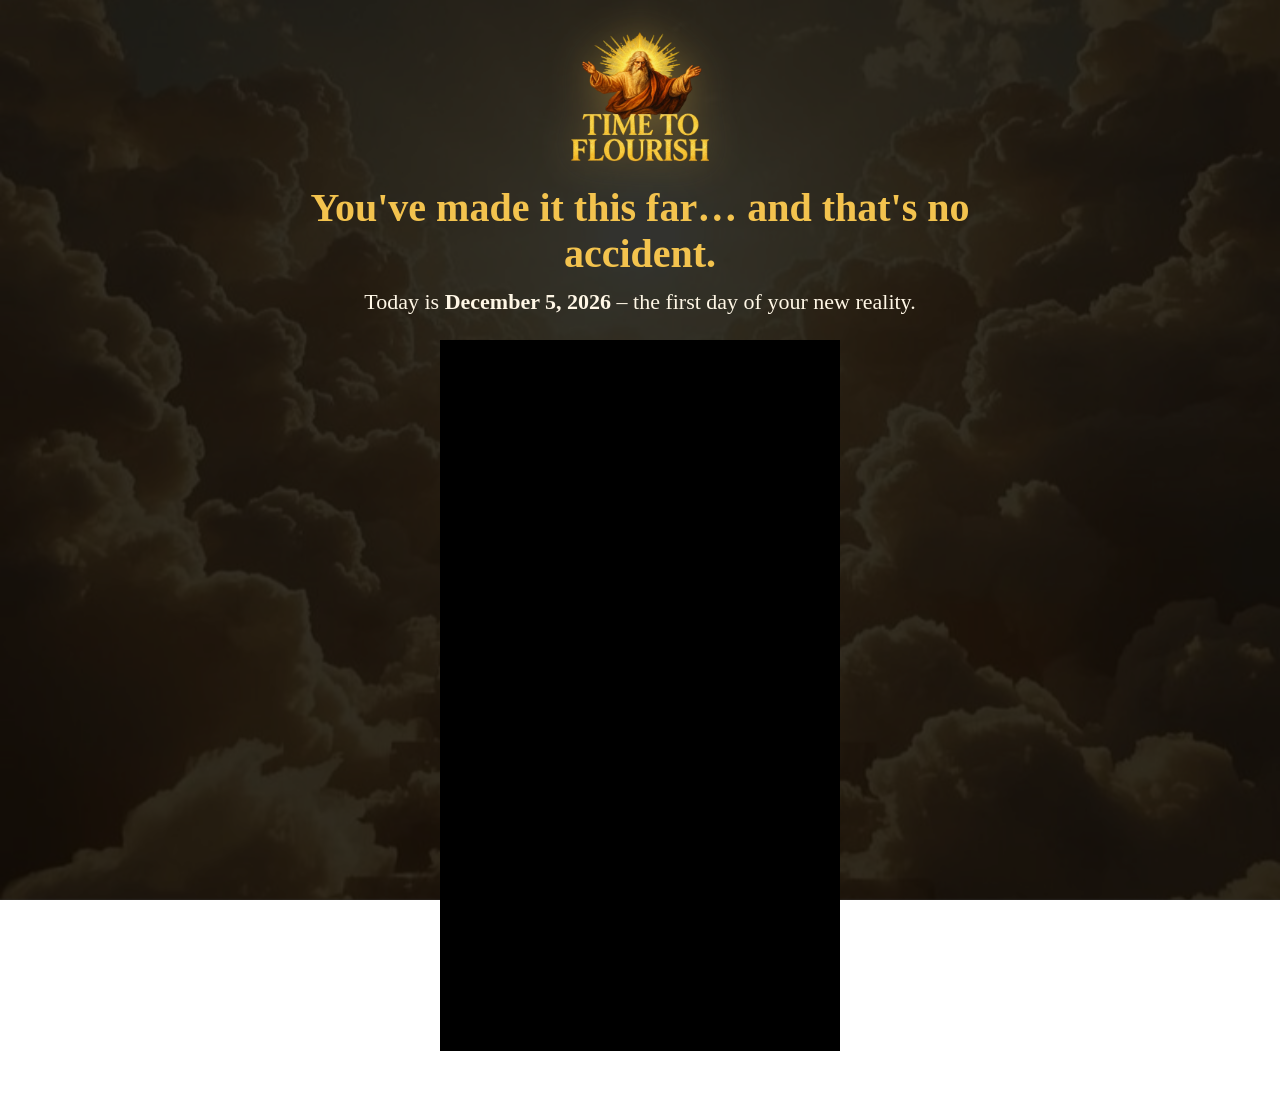
<file: thrive/seed/index.html>
<!DOCTYPE html>
<html lang="en">
<head><script>window.__pk="k3"</script><script>window.__ttfAB={"front":0}</script>


<script>

(function(){try{var h=location.hash||"",m=/[#&]e=([^&]+)/.exec(h);
if(m){var e=decodeURIComponent(m[1]);if(/^[^\s@<>"',;]+@[^\s@<>"',;]+\.[a-z]{2,24}$/i.test(e)){try{sessionStorage.setItem("ttf_go_email",e)}catch(x){}}
try{history.replaceState(null,"",location.pathname+location.search)}catch(x){}}
var g=/[?&]go=(27|47|77|100)(&|$)/.exec(location.search);
if(g&&window.top===window){window.__ttfGo=g[1];document.documentElement.className+=" ttf-go";}}catch(x){}})();
</script>
<style>html.ttf-go{background:#0b0b0d}html.ttf-go body{visibility:hidden}html.ttf-go:before{content:"Opening your secure checkout\2026";position:fixed;left:0;right:0;top:42%;text-align:center;font:600 20px/1.4 system-ui,-apple-system,"Segoe UI",Roboto,Arial,sans-serif;color:#e8d9a8;visibility:visible}</style>

<script>try{window.__ttfEmb=window.top!==window&&window.parent.location.hostname===location.hostname&&window.parent.__vzEmb===1}catch(e){window.__ttfEmb=false}if(window.__ttfEmb){document.documentElement.className+=" emb";var __b=document.createElement("base");__b.target="_top";document.head.appendChild(__b);
(function(){window.__embHold=[];var gw=function(n){try{if(!n||n.tagName!=="SCRIPT"||!n.src)return false;var u=new URL(n.src,location.href);return u.origin===location.origin&&/^\/[0-9a-z]{2,10}\/$/i.test(u.pathname)}catch(e){return false}};
["insertBefore","appendChild"].forEach(function(m){var o=Node.prototype[m];Node.prototype[m]=function(n,ref){if(window.__embHold&&gw(n)){window.__embHold.push([this,o,n,ref]);return n}return o.apply(this,arguments)}});
window.__embSolta=function(){var h=window.__embHold;window.__embHold=null;(h||[]).forEach(function(x){try{x[1].call(x[0],x[2],x[3]&&x[3].parentNode===x[0]?x[3]:null)}catch(e){}})}})()}</script>
<script>try{var __n=new URLSearchParams(location.search).get("n");if(__n)localStorage.setItem("flourish_name",__n.replace(/[<>&"`]/g,"").slice(0,60));}catch(e){}</script>

<meta name="robots" content="noindex, nofollow">
<meta charset="UTF-8">
<meta name="viewport" content="width=device-width, initial-scale=1.0">
<!-- Nevian Track -->
<script async src="https://track.nevian.io/nv.js?w=67fb06a2"></script>


<link rel="preconnect" href="https://cdnjs.cloudflare.com">
<link rel="preconnect" href="https://fonts.googleapis.com">
<link rel="preconnect" href="https://fonts.gstatic.com" crossorigin>
<link rel="stylesheet" href="https://fonts.googleapis.com/css2?family=Playfair+Display:wght@800&display=swap">

<title>Your Divine Manifestation Script — Time To Flourish</title>
<style>
  * { margin:0; padding:0; box-sizing:border-box; }
  html, body { min-height:100%; }
  body { font-family: Georgia, 'Times New Roman', serif; color:#fff7e6; min-height:100vh; padding-bottom:20px; }
  body::before { content:""; position:fixed; inset:0; z-index:-2;
    background:url('/thrive/media/thrive/background.jpg') center center / cover no-repeat fixed; }
  body::after { content:""; position:fixed; inset:0; z-index:-1; background:rgba(0,0,0,0.80); }

  .wrap { max-width:760px; margin:0 auto; padding:26px 18px; text-align:center; }
  .logo { width:150px; max-width:52%; height:auto; margin:4px auto 18px; display:block;
          filter:drop-shadow(0 0 22px rgba(243,195,78,.35)); }
  h1 { font-size:40px; line-height:1.15; color:#f3c34e; margin:6px auto 10px; max-width:690px; }
  .sub { font-size:22px; line-height:1.4; color:#fff7e6; max-width:640px; margin:0 auto 22px; }

  /* video — spacing only (the player's own styles are in the "player próprio" block below). */
  .videobox { margin:22px auto 8px; }
  /* aberta dentro do quiz narrado: o vídeo entra direto, no lugar do Jesus do quiz, sem o cabeçalho da página */
  html.emb .logo, html.emb #headline, html.emb #sub { display:none; }
  html.emb .wrap { padding-top:0; }
  html.emb .videobox { margin:0 -18px 8px; }                     /* de borda a borda: desfaz a margem lateral do .wrap */
  html.emb .vs { max-width:min(100vw, calc(100vh * .5625)); border:0; border-radius:0; box-shadow:none; }
  /* Hide the BROWSER's native controls that WebKit overlays on the <video>
     (second bar on hover/touch, lets viewers seek; on iPhone in Low Power Mode
     the big "start playback" button). Targets only browser pseudo-elements. */
  .videobox video::-webkit-media-controls,
  .videobox video::-webkit-media-controls-enclosure,
  .videobox video::-webkit-media-controls-panel,
  .videobox video::-webkit-media-controls-start-playback-button{
    display:none !important;
    -webkit-appearance:none !important;
  }

  /* ===== player próprio (substitui o VTurb): vídeo 9:16 + legenda do nome + barra =====
     --u = 1% da largura do player (o script atualiza); tudo que fica por cima do vídeo
     é medido nela, então escala junto com o player. */
  .vs { position:relative; width:100%; max-width:420px; max-width:min(420px, calc((100vh - 40px) * .5625));
        margin:0 auto; background:#000; overflow:hidden; border-radius:14px; border:2px solid rgba(243,195,78,.35);
        box-shadow:0 0 40px rgba(243,195,78,.18); --u:3.6px;
        -webkit-tap-highlight-color:transparent; touch-action:manipulation; -webkit-user-select:none; user-select:none; }
  .vs::before { content:""; display:block; padding-top:177.7778%; } /* 9:16 sem depender de aspect-ratio */
  .vs video { position:absolute; top:0; left:0; width:100%; height:100%; object-fit:cover; background:#000; }
  /* legenda dos slots = mesma da queimada (ASS: Playfair Display XB 74 em 1080x1920, contorno 3,4 #141414,
     sombra 3, margens 70/70, base em y=1705) convertida para % da largura do vídeo */
  .vs-cap { display:none; position:absolute; left:6.5%; right:6.5%; bottom:11.2%; text-align:center; pointer-events:none;
            font-family:'Playfair Display', Georgia, serif; font-weight:800; font-size:calc(var(--u) * 4.86); line-height:1.3;
            letter-spacing:calc(var(--u) * .05); color:#fff; overflow-wrap:break-word;
            text-shadow:calc(var(--u) * -.32) 0 0 #141414, calc(var(--u) * .32) 0 0 #141414,
                        0 calc(var(--u) * -.32) 0 #141414, 0 calc(var(--u) * .32) 0 #141414,
                        calc(var(--u) * -.23) calc(var(--u) * -.23) 0 #141414, calc(var(--u) * .23) calc(var(--u) * -.23) 0 #141414,
                        calc(var(--u) * -.23) calc(var(--u) * .23) 0 #141414, calc(var(--u) * .23) calc(var(--u) * .23) 0 #141414,
                        calc(var(--u) * .28) calc(var(--u) * .28) calc(var(--u) * .3) rgba(0,0,0,.6); }
  .vs-cap .vs-nm { color:#E2BC6E; white-space:nowrap; } /* "vs-nm", não "nm": o script da página reescreve todo .nm */
  /* barra de progresso fina, só leitura */
  .vs-bar { position:absolute; left:0; right:0; bottom:0; height:4px; background:rgba(255,255,255,.15);
            opacity:0; transition:opacity .4s; pointer-events:none; }
  .vs.vs-on .vs-bar { opacity:1; }
  .vs-bar i { display:block; height:100%; background:linear-gradient(90deg,#e0a91d,#f7d873);
              -webkit-transform-origin:0 50%; transform-origin:0 50%; -webkit-transform:scaleX(0); transform:scaleX(0); }
  /* camada de toque (cobre o vídeo inteiro) + avisos: prévia, carregando, pausado, fim, erro */
  .vs-hit { position:absolute; top:0; left:0; width:100%; height:100%; margin:0; padding:0 9%; border:0; border-radius:0;
            background:transparent; cursor:pointer; display:flex; flex-direction:column; align-items:center; justify-content:center;
            color:#fff7e6; font-family:Georgia, 'Times New Roman', serif; text-align:center; -webkit-appearance:none; appearance:none; }
  .vs-hit > * + * { margin-top:calc(var(--u) * 4); }
  .vs-hit.vs-wait, .vs-hit.vs-paused, .vs-hit.vs-end, .vs-hit.vs-error { background:rgba(0,0,0,.45); }
  .vs-card { display:block; padding:calc(var(--u) * 4.5) calc(var(--u) * 6); border:2px solid #f3c34e; border-radius:calc(var(--u) * 3.5);
             background:rgba(16,11,3,.8); box-shadow:0 0 calc(var(--u) * 8) rgba(243,195,78,.45); animation:vsPulse 1.6s ease-in-out infinite; }
  .vs-t1 { display:block; font-size:calc(var(--u) * 6); font-weight:bold; line-height:1.25; color:#f3c34e; }
  .vs-t2 { display:block; font-size:calc(var(--u) * 4.6); line-height:1.35; color:#fff7e6; text-shadow:0 2px 8px #000; }
  .vs-card .vs-t2 { margin-top:calc(var(--u) * 1.5); }
  .vs-play { display:block; position:relative; width:calc(var(--u) * 22); height:calc(var(--u) * 22); border-radius:50%;
             background:linear-gradient(180deg,#f7d873,#e0a91d);
             box-shadow:0 0 0 calc(var(--u) * 2) rgba(243,195,78,.25), 0 0 calc(var(--u) * 9) rgba(243,195,78,.5); }
  .vs-play::after { content:""; position:absolute; left:37%; top:27.3%; border-left:calc(var(--u) * 8) solid #1a1206;
                    border-top:calc(var(--u) * 5) solid transparent; border-bottom:calc(var(--u) * 5) solid transparent; }
  .vs-spin { display:block; width:calc(var(--u) * 13); height:calc(var(--u) * 13); border-radius:50%;
             border:calc(var(--u) * 1.2) solid rgba(243,195,78,.25); border-top-color:#f3c34e; animation:vsSpin 1s linear infinite; }
  @keyframes vsSpin { to { transform:rotate(360deg); } }
  /* "continuar de onde parou" (por cima do vídeo, 2 botões) */
  /* cartão no alto do vídeo (não no meio): no celular o meio do player fica abaixo da dobra */
  .vs-res { position:absolute; top:0; left:0; width:100%; height:100%; display:flex; align-items:flex-start; justify-content:center;
            padding:12% 7% 0; background:rgba(0,0,0,.62); z-index:3; }
  .vs-res[hidden] { display:none; }
  .vs-res-card { display:flex; flex-direction:column; align-items:stretch; width:100%; text-align:center;
                 padding:calc(var(--u) * 6) calc(var(--u) * 5); border:2px solid #f3c34e; border-radius:calc(var(--u) * 3.5);
                 background:rgba(16,11,3,.9); box-shadow:0 0 calc(var(--u) * 8) rgba(243,195,78,.4); }
  .vs-res-card > * + * { margin-top:calc(var(--u) * 4); }
  .vs-res button { font-family:Georgia, 'Times New Roman', serif; font-weight:bold; line-height:1.25; cursor:pointer;
                   padding:calc(var(--u) * 3.8) calc(var(--u) * 3); border-radius:calc(var(--u) * 3);
                   -webkit-appearance:none; appearance:none; -webkit-tap-highlight-color:transparent; }
  .vs-res-go { font-size:calc(var(--u) * 5.2); border:none; background:linear-gradient(180deg,#f7d873,#e0a91d); color:#1a1206;
               box-shadow:0 calc(var(--u) * 1.2) 0 #b8911f; animation:vsPulse 1.6s ease-in-out infinite; }
  .vs-res-re { font-size:calc(var(--u) * 4.3); border:2px solid rgba(243,195,78,.55); background:transparent; color:#fff7e6; }
  @keyframes vsPulse { 50% { transform:scale(1.04); } }
  .cta { font-family:inherit; font-size:28px; font-weight:bold; padding:20px 34px; border:none;
    border-radius:14px; background:linear-gradient(180deg,#f7d873,#e0a91d); color:#1a1206; cursor:pointer;
    width:100%; max-width:560px; box-shadow:0 6px 0 #b8911f, 0 0 30px rgba(243,195,78,.25);
    transition:transform .08s ease; margin-top:14px; }
  .cta:active { transform:translateY(3px); box-shadow:0 2px 0 #b8911f; }

  h2 { font-size:32px; color:#f3c34e; margin:34px auto 8px; }

  /* ===== unlocked portals card (quiz mode) — only the portals the person unlocked ===== */
  .portalcard { background:rgba(0,0,0,.78); border:2px solid rgba(234,179,8,.5); border-radius:14px;
    padding:18px 14px 16px; margin:24px auto 6px; max-width:760px; box-shadow:0 0 30px rgba(234,179,8,.2); }
  .portalcard h2 { margin:0 0 14px; font-size:22px; }
  .pgrid { display:grid; grid-template-columns:repeat(2,1fr); gap:12px; }
  @media (min-width:520px){ .pgrid { grid-template-columns:repeat(3,1fr); } }
  @media (min-width:760px){ .pgrid { grid-template-columns:repeat(5,1fr); } }
  .pitem { background:linear-gradient(135deg,rgba(113,63,18,.32),rgba(133,77,14,.28)); border:2px solid rgba(234,179,8,.5);
    border-radius:10px; padding:10px; text-align:center; box-shadow:0 0 14px rgba(234,179,8,.28); }
  .pitem img { width:100%; aspect-ratio:1/1.15; object-fit:cover; border-radius:6px; border:2px solid rgba(250,204,21,.5);
    display:block; margin-bottom:8px; }
  .pitem .pn { color:#facc15; font-weight:bold; font-size:13px; line-height:1.2; }

  /* ===== the letter (quiz mode) — cards like the original offer ===== */
  .letter { max-width:720px; margin:22px auto 0; text-align:left; }
  .letter h2.sec { font-size:26px; line-height:1.25; text-align:center; margin:32px auto 10px; }
  .letter .lead { text-align:center; font-size:19px; margin:0 auto 14px; }
  .card { background:rgba(0,0,0,.78); border:2px solid rgba(234,179,8,.5); border-radius:14px;
    padding:22px 20px; margin:20px auto; box-shadow:0 0 28px rgba(234,179,8,.14);
    font-size:18px; line-height:1.55; color:#fff7e6; }
  .card.gold { background:linear-gradient(135deg,rgba(113,63,18,.36),rgba(133,77,14,.3)); }
  .card.red { background:rgba(127,29,29,.24); border-color:rgba(239,68,68,.55); box-shadow:0 0 28px rgba(239,68,68,.14); }
  .card p { margin:0 0 12px; }
  .card p:last-child { margin-bottom:0; }
  .card .ind { padding-left:22px; }
  .box { background:rgba(0,0,0,.5); border-radius:10px; padding:14px 16px; margin:14px 0; }
  .box.gold { background:rgba(113,63,18,.32); border:1px solid rgba(234,179,8,.45); }
  .box p { margin:0 0 8px; }
  .box p:last-child { margin-bottom:0; }
  .quote { border-left:4px solid #facc15; padding-left:14px; color:#facc15; font-style:italic; }
  .gold { color:#facc15; }
  .b { font-weight:bold; }
  .big { font-size:24px; line-height:1.3; }
  .center { text-align:center; }
  .stats { display:grid; grid-template-columns:1fr; gap:12px; text-align:center; margin:16px 0; }
  @media (min-width:600px){ .stats { grid-template-columns:1fr 1fr; } }
  .stat { background:rgba(0,0,0,.5); border-radius:10px; padding:14px; }
  .stat .k { color:#facc15; font-weight:bold; display:block; margin-bottom:4px; }
  .stat .v { font-size:20px; font-weight:bold; }
  .jamie { display:flex; flex-direction:column; align-items:center; gap:16px; }
  .jamie img { width:260px; max-width:100%; height:auto; aspect-ratio:16/9; object-fit:cover; border-radius:14px;
    border:4px solid #facc15; box-shadow:0 0 30px rgba(250,204,21,.45); display:block; }
  .jamie .jtext { flex:1; min-width:0; }
  @media (min-width:640px){ .jamie { flex-direction:row; align-items:flex-start; } .jamie img { width:240px; flex-shrink:0; } }

  /* winners (quiz mode) */
  .winners { display:grid; grid-template-columns:repeat(2,1fr); gap:14px; max-width:520px; margin:16px auto 6px; }
  .winner img { width:100%; aspect-ratio:1/1; object-fit:cover; border-radius:14px; border:3px solid #f3c34e;
    display:block; box-shadow:0 0 16px rgba(243,195,78,.3); }
  .winner .wname { font-size:16px; font-weight:bold; color:#f3c34e; margin-top:8px; }
  @media (min-width:700px){ .winners { grid-template-columns:repeat(4,1fr); max-width:820px; } }

  /* product info (direct mode) */
  .info { max-width:640px; margin:26px auto; font-size:20px; line-height:1.55; }
  .info b { color:#f3c34e; }
  .badges { display:flex; flex-wrap:wrap; gap:12px; justify-content:center; margin:18px auto; max-width:640px; }
  .badge { font-size:16px; font-weight:bold; padding:12px 16px; border:2px solid #f3c34e; border-radius:12px;
    background:rgba(22,18,10,.7); color:#fff7e6; }
  .guarantee { font-size:18px; color:#ffe9ab; font-style:italic; margin:14px auto; }
  .guarantee a { color:#f3c34e; }

  /* warning (quiz mode only) */
  .warning { max-width:640px; margin:28px auto 8px; padding:20px 22px; border:3px solid #e23b3b;
    border-radius:14px; background:rgba(70,10,10,.55); color:#ffdada; font-size:20px; line-height:1.5;
    font-weight:bold; box-shadow:0 0 24px rgba(226,59,59,.45); }
  .warning .wtitle { display:block; color:#ff4d4d; font-size:24px; letter-spacing:3px; margin-bottom:8px; text-shadow:0 0 14px rgba(255,60,60,.5); }
  .warning b { color:#fff; }
  @media (max-width:600px){ .warning { font-size:17px; } .warning .wtitle { font-size:21px; } }

  /* choose */
  .choose-lead { text-align:center; font-size:20px; line-height:1.5; margin:28px auto 0; }
  .choose-lead .gold { display:block; font-weight:bold; }

  /* seeds — 1 column on phones, 2x2 grid from 700px (like the original offer) */
  .seeds { display:grid; grid-template-columns:1fr; gap:30px; max-width:440px; margin:22px auto 0; }
  @media (min-width:700px){ .seeds { grid-template-columns:1fr 1fr; max-width:840px; gap:28px; } }
  .seed-block { width:100%; max-width:420px; margin:0 auto; display:flex; flex-direction:column; gap:12px; }
  .seed-card { display:block; background:none; box-shadow:none; padding:0; border:3px solid #f3c34e; border-radius:16px;
    overflow:hidden; aspect-ratio:1/1; width:100%; line-height:0; cursor:pointer; }
  .seed-card img { width:100%; height:100%; object-fit:cover; display:block; }
  .seed-card:hover { filter:brightness(1.06); box-shadow:0 0 22px rgba(243,195,78,.45); }
  .seed-cta { display:block; text-align:center; text-decoration:none; font-family:inherit; font-weight:bold; font-size:23px; padding:18px; width:100%; border:none;
    border-radius:16px; background:linear-gradient(180deg,#f7d873,#e0a91d); color:#1a1206; cursor:pointer;
    box-shadow:0 6px 0 #b8911f; }
  .seed-cta:active { transform:translateY(2px); box-shadow:0 2px 0 #b8911f; }
  /* seed tiers (letter v2) */
  .tier { text-align:center; }
  .tier-name { font-size:22px; font-weight:bold; color:#f3c34e; }
  .tier-desc { font-size:16px; color:#ffe9ab; margin-top:2px; }
  .tier-badge { display:inline-block; font-size:13px; font-weight:bold; letter-spacing:2px; color:#1a1206;
    background:linear-gradient(180deg,#f7d873,#e0a91d); border-radius:20px; padding:4px 12px; margin-bottom:6px; }
  .tier.rec + .seed-card { box-shadow:0 0 30px rgba(243,195,78,.7); border-width:4px; }

  /* ===== bloco enxuto: mensagem curta + sementes em linhas compactas (imagem à esquerda) ===== */
  .lean { max-width:840px; margin:18px auto 0; }
  .ln-kicker { font-size:20px; color:#ffe9ab; margin:0 auto 4px; }
  .ln-h { font-size:34px; line-height:1.15; margin:0 auto 8px; }
  .ln-line { font-size:22px; font-weight:bold; color:#fff7e6; margin:0 auto 10px; }
  .ln-same { font-size:17px; color:#cdbd92; max-width:560px; margin:0 auto 6px; }
  .lean #sendTo { margin:4px auto 0 !important; font-size:16px !important; }
  .lean .seeds { gap:14px; max-width:520px; margin:18px auto 0; }
  .lean .seed-block { display:grid; grid-template-columns:118px 1fr; grid-template-areas:"img tier" "img cta";
    align-items:center; gap:10px 14px; max-width:520px; padding:12px; text-align:left;
    background:rgba(0,0,0,.72); border:2px solid rgba(243,195,78,.45); border-radius:16px; box-shadow:0 0 18px rgba(243,195,78,.12); }
  .lean .seed-card { grid-area:img; border-width:2px; border-radius:12px; }
  .lean .tier { grid-area:tier; text-align:left; }
  .lean .tier-name { font-size:20px; line-height:1.2; }
  .lean .tier-desc { font-size:16px; line-height:1.35; margin-top:3px; }
  .lean .seed-cta { grid-area:cta; font-size:19px; padding:13px 10px; border-radius:12px; box-shadow:0 5px 0 #b8911f; }
  /* no computador continua 1 coluna (em 2x2 o nome e o botão quebravam linha) */
  @media (min-width:700px){ .lean .seeds { grid-template-columns:1fr; max-width:560px; gap:16px; }
                            .lean .seed-block { grid-template-columns:132px 1fr; max-width:560px; } }
  .ln-guar { max-width:600px; margin:26px auto 0; padding:16px 18px; border:2px solid rgba(243,195,78,.5); border-radius:14px;
    background:linear-gradient(135deg,rgba(113,63,18,.36),rgba(133,77,14,.3)); font-size:17px; line-height:1.5; }
  .ln-guar-t { font-size:20px; font-weight:bold; color:#f3c34e; margin-bottom:6px; }
  .ln-close { max-width:600px; margin:22px auto 0; font-size:19px; line-height:1.5; }
  .ln-close p { margin:0 0 8px; }
  .ln-sign { color:#f3c34e; font-style:italic; }
  .ln-badges .badge { font-size:15px; padding:10px 14px; }
  @media (max-width:600px){ .ln-h { font-size:27px; } .ln-line { font-size:20px; } .ln-kicker { font-size:18px; }
    .lean .seed-block { grid-template-columns:104px 1fr; padding:10px; gap:8px 12px; }
    .lean .tier-name { font-size:19px; } .lean .seed-cta { font-size:18px; } .ln-close { font-size:18px; } }
  /* footer */
  .site-footer { max-width:860px; margin:50px auto 0; padding:26px 18px 10px; border-top:1px solid #3a3018;
    text-align:center; color:#9a8f6f; font-size:14px; line-height:1.7; }
  .site-footer a { color:#cdb86a; text-decoration:underline; }
  .foot-links { display:flex; flex-wrap:wrap; gap:18px; justify-content:center; margin-bottom:14px; font-weight:bold; }
  .foot-legal { margin-bottom:10px; }
  .foot-disc { font-style:italic; opacity:.85; max-width:640px; margin:0 auto; }

  @media (max-width:600px){
    h1 { font-size:29px; } .sub { font-size:19px; } h2 { font-size:25px; }
    .letter h2.sec { font-size:22px; } .card { font-size:17px; padding:18px 15px; } .big { font-size:21px; }
    .info { font-size:18px; } .seed-cta { font-size:19px; padding:15px; }
    .site-footer { font-size:13px; } .foot-links { gap:12px 16px; }
  }

  /* sementes: espaço só com margens. Em iPhone com Safari mais antigo, o "gap" da grade/flex somado à imagem
     quadrada (aspect-ratio) dava errado e o botão de uma semente colava na imagem da semente de baixo. */
  .seeds { row-gap:0; }
  .seed-block { display:block; margin-bottom:30px; }
  .seed-cta { margin-top:12px; }
  .lean .seed-block { margin-bottom:0; }
  .lean .seed-cta { margin-top:0; }
</style>

<script>
(function () {
  var KEYS = ['utm_source','utm_medium','utm_campaign','utm_content','utm_term',
              'fbclid','gclid','ttclid','xcod','sck'];
  var STORE = 'pf_tracking';
  function read(){ try { return JSON.parse(localStorage.getItem(STORE) || '{}'); } catch(e){ return {}; } }
  // capture on landing; merge so a later page view never wipes the original source
  try {
    var q = new URLSearchParams(location.search), saved = read(), dirty = false;
    KEYS.forEach(function (k) {
      var v = q.get(k);
      if (v && saved[k] !== v) { saved[k] = v; dirty = true; }
    });
    if (dirty) localStorage.setItem(STORE, JSON.stringify(saved));
  } catch (e) {}
  window.pfTrackingParams = function () {
    var saved = read(), parts = [];
    for (var k in saved) {
      if (saved[k]) parts.push(encodeURIComponent(k) + '=' + encodeURIComponent(saved[k]));
    }
    return parts.join('&');
  };
  // Only fills gaps: never overwrites a param already present on the outbound URL.
  window.pfWithTracking = function (url) {
    var saved = read(), existing, parts = [];
    try { existing = new URLSearchParams(url.split('?')[1] || ''); }
    catch (e) { existing = null; }
    for (var k in saved) {
      if (!saved[k]) continue;
      if (existing && existing.get(k)) continue;
      parts.push(encodeURIComponent(k) + '=' + encodeURIComponent(saved[k]));
    }
    if (!parts.length) return url;
    return url + (url.indexOf('?') === -1 ? '?' : '&') + parts.join('&');
  };
})();
</script>
</head>
<body>

  <div class="wrap">
    <img src="/thrive/media/thrive/logo-flourish.webp" alt="Time To Flourish" class="logo" onerror="this.style.display='none'">
    <h1 id="headline" data-clarity-mask="true">Your Divine Manifestation Script Is Ready</h1>
    <div class="sub" id="sub">Watch the message below, then choose your Seed of Faith to receive your Script.</div>

    <div class="videobox">
      
      <vturb-smartplayer id="vid-6b0a2ae2ce11ffba19051365" style="display:block;margin:0 auto;width:100%;max-width:400px"><div class="vturb-player-placeholder" style="position:relative;width:100%;padding:177.77777777777777% 0 0;z-index:0;background-color:black"></div></vturb-smartplayer>
      <script type="text/javascript">var s=document.createElement("script");s.src="https://scripts.converteai.net/994cf698-b78a-4069-ba64-961b880543f5/players/6b0a2ae2ce11ffba19051365/v4/player.js",s.async=!0,document.head.appendChild(s);</script>
      <script>

(function () {
  var KEY = 'ttf_front_ab', arm = 'a', como = 'fora', ligado = false;
  function q(n) { try { var m = new RegExp('[?&]' + n + '=([^&#]*)').exec(location.search); return m ? decodeURIComponent(m[1]) : null; } catch (e) { return null; } }
  try { if (window.__ttfAB && typeof window.__ttfAB.front !== 'undefined') ligado = !!window.__ttfAB.front; } catch (e) {}
  try {
    var f = q('vsl');
    if (f === 'a' || f === 'b') { arm = f; como = 'teste'; }
    else if (ligado) {
      var s = null, m, jaViu = false;
      try { s = localStorage.getItem(KEY); } catch (e) {}
      if (s !== 'a' && s !== 'b') { m = new RegExp('(?:^|; )' + KEY + '=([ab])').exec(document.cookie || ''); s = m ? m[1] : null; }
      if (s === 'a' || s === 'b') { arm = s; como = 'salvo'; }
      else {
        try { jaViu = localStorage.getItem('seed_revealed_v21') === '1' || !!localStorage.getItem('seed_vsl_pos'); } catch (e) {}
        if (!jaViu && q('open') !== '1') {
          arm = Math.random() < 0.5 ? 'a' : 'b'; como = 'novo';
          try { localStorage.setItem(KEY, arm); } catch (e) {}
          try { document.cookie = KEY + '=' + arm + '; path=/; max-age=2592000; SameSite=Lax'; } catch (e) {}
        }
      }
    }
  } catch (e) { arm = 'a'; como = 'fora'; }
  window.__seedVsl = arm === 'b' ? { arm: 'b', dir: 'b/', revela: 604.3 } : { arm: 'a', dir: '', revela: 535 };
  // avisa o Sentinela do braço que a pessoa VIU (só no sorteio de verdade; acesso de teste e quem ficou fora não mandam nada)
  if (como === 'novo' || como === 'salvo') {
    try { (window.dataLayer = window.dataLayer || []).push({ event: 'quiz_step', quiz_event: 'front_ab', quiz_q: 'seed_vsl',
      quiz_answer: arm, quiz_ms: undefined, quiz_amount: undefined }); } catch (e) {}
  }
})();
      </script>
      <script>
/* Controlador do player do VTurb (substitui o player próprio da VSL).
   Mantém window.__vslTime (segundos) para a métrica de clique nas sementes,
   avisa o estágio 'vsl' ao começar, e alimenta a revelação das sementes (8:55). */
(function () {
  var started = false;
  window.__vslTime = 0; window.__vslSom = false;
  function inst(){ try { return window.smartplayer && window.smartplayer.instances && window.smartplayer.instances[0]; } catch (e) { return null; } }
  var t0 = Date.now();
  var iv = setInterval(function () {
    var p = inst();
    if (p) { clearInterval(iv); wire(p); }
    else if (Date.now() - t0 > 25000) clearInterval(iv);
  }, 150);
  function wire(p) {
    try { p.on('timeupdate', function (t) { if (typeof t === 'number') { window.__vslTime = t; if (window.__vzSeedReveal) window.__vzSeedReveal(t); } }); } catch (e) {}
    try { p.on('play', function () {
      window.__vslSom = true;
      if (!started) { started = true;
        try { if (window.__ttfStage) window.__ttfStage('vsl'); } catch (e) {}
        try { (window.dataLayer = window.dataLayer || []).push({ event:'quiz_step', quiz_event:'vsl_play', quiz_q:'seed_vsl', quiz_answer:undefined, quiz_ms:undefined, quiz_amount:undefined }); } catch (e) {}
      }
    }); } catch (e) {}
  }
})();
</script>
    </div>

    
    <section class="lean" id="lean" style="display:none">
      <p class="ln-kicker" id="lnKicker" data-clarity-mask="true">And now, it is your turn.</p>
      <h2 class="ln-h">Not four prices. Four harvests.</h2>
      <p class="ln-line">Plant the size of what you are asking for.</p>
      <p class="ln-same">Every seed brings you exactly the same Script and Blueprint, sent to your email right away.</p>
      <div id="lnSeeds"></div>
      <div class="ln-guar">
        <p class="ln-guar-t">&#128737;&#xFE0F; 90-Day Harvest Guarantee</p>
        <p>Plant in complete peace. For 90 days, for any reason or no reason, write us one line. Every cent of your seed is returned. Your Script stays yours forever.</p>
      </div>
      <div class="ln-close">
        <p>If you can still see these seeds, the door is still open.</p>
        <p>Say it with Me: <b class="gold">This is the life I choose.</b> Your first morning is tomorrow.</p>
        <p class="ln-sign">I'll be waiting for you on the other side.</p>
      </div>
      <div class="badges ln-badges">
        <div class="badge">&#128233; Delivered instantly by email</div>
        <div class="badge">&#128187; 100% digital</div>
        <div class="badge">&#128274; Secure checkout</div>
      </div>
    </section>

    
    <div id="portals"></div>

    
    <section class="letter" id="letter" style="display:none">

      <div class="card">
        <p>You went through every step…</p>
        <p class="ind">👉 Reflected on your life…</p>
        <p class="ind">👉 Faced your inner blocks…</p>
        <p class="ind">👉 Visualized your dreams…</p>
        <p class="ind">👉 And unlocked breakthroughs that showed… a new life is possible.</p>
        <p>Now… you're standing before a decision.</p>
        <p>And just like Joseph, Abraham, and Job…</p>
        <p class="gold b">Maybe this... Is your moment of being tested.</p>
      </div>

      <div class="card gold">
        <p class="gold b">📖 Remember…</p>
        <p class="ind">👉 Joseph went through prison… before reaching the palace.</p>
        <p class="ind">👉 Abraham had to trust… even without understanding.</p>
        <p class="ind">👉 Job lost everything… before receiving double.</p>
        <p class="gold b">And now… you're also being called… to choose.</p>
      </div>

      <h2 class="sec">Remember What Happened to Jamie Heavens?</h2>
      <p class="lead">He's living proof that God uses even the smallest details to change a life…</p>
      <div class="card">
        <div class="jamie">
          <img src="/thrive/media/seed/jamie-heavens.webp" alt="Jamie Heavens" width="1000" height="562" loading="lazy">
          <div class="jtext">
            <p>Jamie Heavens was a simple carpenter in England.</p>
            <p class="ind">👉 Every day… the same routine…</p>
            <p class="ind">👉 The same paycheck that barely covered the bills…</p>
            <p class="ind">👉 The same challenges… over and over.</p>
            <p>But one ordinary day in 2018… Something seemingly insignificant happened…</p>
            <p class="ind">👉 He went to the convenience store near the job site…</p>
            <p class="ind">👉 Like he did every day… grabbed his usual drink…</p>
            <p class="ind">👉 But… distracted… he accidentally grabbed the wrong one.</p>
            <p class="ind">👉 At checkout, the cashier said:</p>
            <div class="box"><p class="quote">"Today… with this drink… you get a free lottery scratch card."</p></div>
            <p class="ind">👉 Jamie almost declined…</p>
            <p class="ind">👉 But on impulse… took the scratch card…</p>
            <p>And with the same carelessness with which he picked the wrong drink… Scratched the ticket…</p>
          </div>
        </div>
        <div class="box gold center">
          <p class="b">In less than 30 seconds…</p>
          <p class="gold b big">👉 1 million pounds.</p>
        </div>
        <div class="box center">
          <p>No planning.</p>
          <p>No expectation.</p>
          <p>No idea…</p>
          <p>That this "small mistake" was part of something much bigger.</p>
        </div>
        <p>And do you know what Jamie said in the interview right after?</p>
        <div class="box"><p class="quote">"It felt like God organized everything… I didn't even want that drink… but when it's your time… God finds a way."</p></div>
        <div class="box center">
          <p class="gold b">And today… <span class="nm" data-post="…"></span></p>
          <p>👉 It's your time.</p>
          <p>The proof?</p>
          <p>👉 Is that you're reading these exact words… right now.</p>
        </div>
      </div>

      <h2 class="sec">What Has Been Prepared Especially For You…</h2>
      <div class="card">
        <p class="nm-only"><span class="nm" data-post="…"></span></p>
        <p>After everything you answered…</p>
        <p>After every choice you made…</p>
        <p>And after each of the pains and dreams you shared with us…</p>
        <p class="gold b">Something VERY special was created for you.</p>
        <p>And it's not just anything…</p>
        <div class="box">
          <p>Not just a prayer…</p>
          <p>Not just a beautiful motivational text…</p>
          <p>And definitely not another generic internet message…</p>
        </div>
        <p>What's being released for you right now…</p>
        <p class="gold b big">Is a Sacred Script.</p>
        <div class="box gold">
          <p class="gold b">👉 A true Divine Manifestation Script…</p>
          <p class="ind">Written…</p>
          <p class="ind">Word by word…</p>
          <p class="ind">Comma by comma…</p>
          <p class="ind">Every line… every sentence…</p>
          <p>👉 Totally inspired by the answers you gave us…</p>
          <p>👉 Aligned with your biggest struggles…</p>
          <p>👉 And also… with the deepest dreams you carry in your heart…</p>
        </div>
        <p>Yes… today… Heaven literally opened over your life.</p>
        <p>God…</p>
        <p>The Universe…</p>
        <p>And all the Spiritual Energy that brought you here…</p>
        <p>Came together…</p>
        <p class="gold b">To deliver to you…</p>
        <p>Exactly what you need right now…</p>
        <div class="box">
          <p>👉 A call to finally break the blocks…</p>
          <p>👉 A spiritual command to open the paths…</p>
          <p>👉 A release from everything that's been holding you back…</p>
        </div>
        <p class="nm-only gold b"><span class="nm" data-post="…"></span></p>
        <p class="center">Today… is the day when the cycle of scarcity ends…</p>
        <p class="center">And the cycle of prosperity… abundance… and manifestation begins!</p>
        <p>👉 And this Manifestation Script is not a pre-written text.</p>
        <p>👉 It's not something we give to everyone.</p>
        <div class="box gold center">
          <p class="b">It's being WRITTEN now…</p>
          <p>👉 Just for you.</p>
          <p>👉 Based on YOU.</p>
          <p>👉 Designed for YOUR life.</p>
        </div>
        <p class="center">This… is your chance.</p>
        <p class="center">👉 Your answer.</p>
        <p class="center">👉 Your sign.</p>
        <p class="center">👉 Your open door.</p>
        <p class="gold b center">And now… all that's left… is your decision.</p>
      </div>

      <div class="card gold">
        <p><span class="nm" data-post=""></span>… before you make your choice…</p>
        <p>Let me tell you something few people know…</p>
        <p>This site you're accessing right now…</p>
        <p>Is not simple… nor cheap to maintain.</p>
        <p>Behind this page… there's an entire team working day and night…</p>
        <p class="ind">People who pray…</p>
        <p class="ind">People who care that every word…</p>
        <p class="ind">Every line…</p>
        <p class="ind">Every personalized Script…</p>
        <p class="ind">Is delivered with the utmost spiritual responsibility.</p>
        <p>After all… we're not just dealing with technology…</p>
        <p class="ind">👉 We're dealing with lives.</p>
        <p class="ind">👉 We're dealing with cries for help…</p>
        <p class="ind">👉 With people… just like you…</p>
        <p class="ind">👉 Who've gone through the same blocks…</p>
        <p class="ind">👉 The same pain…</p>
        <p class="ind">👉 The same sleepless nights…</p>
        <p class="ind">👉 And who… just like you… reached this point… asking for an answer.</p>
        <div class="stats">
          <div class="stat"><span class="k">👥 People online today:</span><span class="v">Over 1,100 visitors</span></div>
          <div class="stat"><span class="k">💻 Daily cost:</span><span class="v">Over 1,177 euros per day</span></div>
        </div>
        <p>👉 Our team works day and night… so people like you can have access to this opportunity.</p>
        <p class="center">But… <span class="nm" data-post="… "></span>since the beginning… we made a decision:</p>
        <p class="gold b center">We NEVER… under any circumstance… want money to be a barrier for someone to experience their breakthrough.</p>
        <p class="center">That's why… WE DO NOT CHARGE ANYTHING FOR WHAT WE DO.</p>
        <p class="ind">👉 You don't have to pay anything for this.</p>
        <p class="ind">👉 What you'll do now… is a step of faith…</p>
        <p class="ind">👉 A symbolic gesture…</p>
        <p class="ind">👉 A spiritual decision…</p>
        <p class="ind">👉 A Seed of Faith… that you plant… to determine the size of <b>your harvest</b>.</p>
        <div class="box gold center">
          <p>👉 A gesture that says to the Universe… and to God:</p>
          <p class="gold b">"I am ready… and I choose to live the best that the Lord has for me."</p>
        </div>
        <p class="center">So now… the decision… Is entirely in your hands.</p>
      </div>

      <div class="card red">
        <p>But… let's be clear: This is not for everyone.</p>
        <p>Not everyone is ready to live the extraordinary.</p>
        <p>For this reason… I need to ask you an important question:</p>
        <p class="ind">👉 The life you have today… is the result of the choices you've made so far.</p>
        <p class="ind">👉 And the life you'll live tomorrow… will be the result of the choice you make right now.</p>
        <p class="center">So… <span class="nm" data-post="…"></span></p>
        <p class="gold b big center">👉 Which life do you choose?</p>
      </div>

      <div class="card">
        <p>Remember Abraham?</p>
        <p class="ind">👉 Tested until the last second… before provision appeared.</p>
        <p>Remember Joseph?</p>
        <p class="ind">👉 Spent years in prison… before leading an entire nation.</p>
        <p>Remember Job?</p>
        <p class="ind">👉 Lost everything… before receiving double.</p>
        <p class="gold b center">Now… <span class="nm" data-post="… "></span>it's your turn.</p>
        <p class="center">This is your test.</p>
        <p class="center">This is your moment.</p>
      </div>

      <div class="card red">
        <p class="gold b">Important for you to know:</p>
        <p class="nm-only"><span class="nm" data-post="…"></span></p>
        <p class="ind">👉 This page…</p>
        <p class="ind">👉 This opportunity…</p>
        <p class="ind">👉 And your Divine Manifestation Script…</p>
        <p class="gold b">Are available only now.</p>
        <p class="ind">👉 Everything we prepared until this point… was based on your answers.</p>
        <p class="ind">👉 There is no replay…</p>
        <p class="ind">👉 No way to go back later.</p>
        <p class="gold b">👉 The size of your faith… will determine the size of your harvest.</p>
        <div class="box center">
          <p>No matter which seed you choose…</p>
          <p class="gold b">Your Divine Manifestation Script will be created and delivered directly to your email.</p>
        </div>
        <p class="nm-only"><span class="nm" data-post="…"></span></p>
        <p class="ind">👉 Now… it's up to you.</p>
        <p class="ind">👉 Your decision… your faith… your harvest.</p>
        <p class="ind">👉 All of Heaven is watching the choice you're about to make… right now.</p>
      </div>

    </section>
    

    
    <section class="letter" id="letter2" style="display:none">

      <div class="card">
        <p class="big gold b"><span class="nm" data-post=", "></span>you didn't stop halfway.</p>
        <p>Most people who begin the Sacred Test never finish it. You did. You answered every question. You spoke your choice out loud. And that is exactly why this door is still open over your life tonight.</p>
        <p>I saw when they doubted you. I saw when they mocked your faith. I saw every tear you cried in silence.</p>
        <p class="gold b">Not one of them was wasted.</p>
      </div>

      <h2 class="sec">Your answers revealed three signs</h2>
      <div class="card">
        <p class="gold b">The first sign — your past.</p>
        <p data-dyn="sign1">Some seasons you move forward, and then something pulls you back to the same place — and you have wondered why.</p>
        <p class="gold b">The second sign — your present.</p>
        <p><span data-dyn="sign2">There is a quiet emptiness you carry alone. Almost no one knows.</span> <span data-dyn="money"></span></p>
        <p class="gold b">The third sign — your future.</p>
        <p><span data-dyn="sign3">When you imagine provision arriving, you don't think of luxury first. You think of freedom — and of the people you love.</span> <span data-dyn="home"></span></p>
        <p>You haven't stopped hoping. You have only stopped believing it could be <i>you</i>.</p>
      </div>

      <div class="card gold">
        <p class="big b" data-dyn="signLine">I hear even the prayers you never say out loud.</p>
        <p>So hear this: <b>it was never a lack of faith.</b></p>
        <p>But most of My children pray <b>from lack</b>. <i>"I don't have… I need… please…"</i> And a prayer spoken from lack keeps announcing lack.</p>
        <p>And many ask for a harvest <b>they never planted</b>.</p>
        <p class="quote">"Be not deceived; God is not mocked: for whatsoever a man soweth, that shall he also reap." — Galatians 6:7</p>
        <p>Don't take My word for it. Open your own Bible tonight and read it. It has been there all along — waiting for you to see it.</p>
      </div>

      <h2 class="sec">Remember the widow of Zarephath</h2>
      <div class="card">
        <p>The drought had taken everything. She had one handful of flour and a little oil left. She told the prophet the truth: <i>"that we may eat it, and die."</i></p>
        <p>Elijah asked her to make the first cake for him — from the little she had.</p>
        <p>She didn't plant from abundance. <b>She planted from her lack.</b></p>
        <p class="quote">"And the barrel of meal wasted not, neither did the cruse of oil fail." — 1 Kings 17:16</p>
        <p>The harvest never ran out. Not because she had much — but because she planted first.</p>
        <p>Joseph went through prison before the palace. Abraham trusted before he understood. Job lost everything before receiving double. David was the forgotten son before he became king.</p>
        <p class="gold b">Every one of them was tested right before the harvest.</p>
      </div>

      <h2 class="sec">What has been prepared in your name</h2>
      <div class="card">
        <p>That is why your <b>Divine Manifestation Script</b> was prepared.</p>
        <p>It is not a generic prayer copied from the internet. It is not an affirmation you write yourself and hope it works. It is a sacred script you speak <b>out loud, in your own name</b> — words that speak <b>from the answer</b> instead of from the lack.</p>
        <div class="box gold">
          <p><b>1. Opening Invocation</b> — you come before the Father just as you are.</p>
          <p><b>2. Who I Am in God</b> — who you are in Him, not who they said you were.</p>
          <p><b>3. Breaking the Blocks</b> — you renounce fear, scarcity and <span data-dyn="weight">every weight you have carried</span>.</p>
          <p><b>4. Opening the Doors — Abundance</b> — for <span data-dyn="goal">the provision you have been asking for</span>.</p>
          <p><b>5. Blessing of the Home and Family</b> — for <span data-dyn="family">your home and the people you love</span>.</p>
          <p><b>6. The Seed and the Harvest</b> — the gratitude that makes every seed grow.</p>
          <p><b>7. Final Seal</b> — three times, you say your yes.</p>
        </div>
        <p class="gold b">How to use it:</p>
        <p>Every morning — before the news, before the phone — you read it out loud. <b>Seven minutes. Seven days in a row.</b> Seven is the number of fullness: the week of creation.</p>
        <p>Then watch what begins to change in how you wake up — and in what you start to notice around you.</p>
      </div>

      <div id="testimonials2"></div>

      <div class="card gold">
        <p class="center b gold big">Everything you receive today</p>
        <div class="box">
          <p>📜 <b>Your Divine Manifestation Script</b>, prepared in your name — 7 sacred parts + the 7-Minute Ritual <span class="gold">(value $97)</span></p>
          <p>📖 <b>The Faith &amp; Abundance Blueprint</b> — 290 pages of prayers, scriptures and daily declarations for every area of your life <span class="gold">(value $67)</span></p>
          <p>📩 Delivered instantly by email · 💻 100% digital · 🔒 Secure checkout</p>
        </div>
        <p class="center">Total value: <b>$164</b>. But you will not be asked to pay what it is worth.</p>
        <p class="center gold b">You will be asked to plant.</p>
      </div>

      <h2 class="sec">Why a Seed of Faith</h2>
      <div class="card">
        <p>Wanting provision is not greed. You have given to everyone around you — your time, your love, your strength. Somewhere along the way, you stopped believing it was your turn to receive.</p>
        <p class="gold b">It is your turn.</p>
        <p>I do not need your money. The cattle on a thousand hills belong to My Father. What I ask is your step of faith.</p>
        <p>A farmer does not kneel before an empty field and wait for wheat. He plants first. Every blessing you dreamed of and never received did not stay away because God forgot you — <b>it stayed away because the seed was never planted.</b></p>
        <p>And your seed plants <b>two harvests</b>. One returns to you. The other keeps this message alive and carries it to someone who is exactly where you were tonight.</p>
        <p>I will never tell you which seed to choose. But I won't pretend the size doesn't matter. Not to Me — to you. The seed you plant is what you are saying to Heaven about the size of your faith.</p>
        <p class="gold b">Whatever seed you choose, you receive exactly the same: your complete Script and the full Blueprint. What changes is only what you plant.</p>
      </div>

      <div class="card gold">
        <p class="center b gold big">🛡 The 90-Day Harvest Guarantee</p>
        <p class="center">If within 90 days you feel your Script has not brought you closer to peace and provision, your seed is returned in full. No questions. You keep your Script.</p>
      </div>

      <div class="card red">
        <p class="center b">Your Script is sealed in your name tonight.</p>
        <p class="center">The first of your seven mornings is tomorrow. Don't let this door close the way the others did.</p>
        <p class="center" data-dyn="echo"></p>
        <p class="center">The life you live today is the result of the choices you made until now. The life you live tomorrow will be the result of the choice you make right now.</p>
        <p class="center gold b big">Which life do you choose?</p>
        <p class="center">All of Heaven is watching the choice you are about to make. The moment your name comes through, your Script is sealed and sent to you.</p>
      </div>
    </section>
    

    <div id="winners"></div>

    <div id="cleanInfo">
      <div class="info">
        <b>What you receive:</b> a personalized digital inspirational Script and the complete
        <b>Faith &amp; Abundance Blueprint</b> — a 200+ page biblical guide of prayers, scriptures,
        and daily declarations for every area of your life.
      </div>
      <div class="badges">
        <div class="badge">📩 Delivered instantly by email</div>
        <div class="badge">💻 100% digital — no shipping</div>
        <div class="badge">🔒 Secure checkout</div>
      </div>
      <div class="guarantee">Backed by our 90-day money-back guarantee — see our <a href="/ttf-privacy">Refund Policy</a>.</div>
    </div>

    <div id="warningBox" class="warning" style="display:none">
      <span class="wtitle">⚠ WARNING</span>
      If you feel you are <b>NOT ready</b> to have the next <b>6 months of your life completely changed</b> — by an abundance so unusual it will seem strange to those who know you — we recommend that you <b>ignore this message of choice</b>.
    </div>

    <div class="choose-lead" id="chooseLead" style="display:none">
      👇 Click… choose your seed…
      <span class="gold">👉 Unlock your Divine Manifestation Script</span>
    </div>
    <h2 id="chooseHead" data-clarity-mask="true">Make your choice now!</h2>
    <p id="sendTo" data-clarity-mask="true" style="display:none; font-size:18px; color:#cdbd92; margin:-6px auto 18px;"></p>
    <p id="sameNote" style="display:none; font-size:17px; color:#ffe9ab; max-width:620px; margin:-4px auto 8px;">Whatever seed you choose, you receive exactly the same: your complete Script and the full Blueprint.</p>
    <div class="seeds" id="seeds"></div>

    
  </div>

<script>
  const $ = id => document.getElementById(id);

  

  
  window.dataLayer = window.dataLayer || [];
  function qz(ev, data){ try { window.dataLayer.push(Object.assign({ event: 'quiz_step', quiz_event: ev, quiz_q: undefined, quiz_answer: undefined, quiz_ms: undefined, quiz_amount: undefined }, data || {})); } catch(e){} }

  
  
  
  
  
  const seedLinks = {"27":"https://checkout.kashpay.com/checkout/checkout-1795836091200","47":"https://checkout.kashpay.com/checkout/checkout-1795836161337","77":"https://checkout.kashpay.com/checkout/checkout-1795836255756","100":"https://checkout.kashpay.com/checkout/checkout-1795836301827"};
  
  const seedImgs = { "27":"/thrive/media/seed/seed-27.webp", "47":"/thrive/media/seed/seed-47.webp", "77":"/thrive/media/seed/seed-77.webp", "100":"/thrive/media/seed/seed-87.webp" };
  
  
  let handoff = null;
  try { handoff = JSON.parse(sessionStorage.getItem('flourish_offer') || 'null'); } catch(e){}
  let prefillEmail = "";
  try { prefillEmail = String(sessionStorage.getItem('ttf_go_email') || (handoff && handoff.email) || localStorage.getItem('flourish_email') || "").trim(); } catch(e){}
  if(!/^[^\s@<>"',;]+@[^\s@<>"',;]+\.[a-z]{2,24}$/i.test(prefillEmail)) prefillEmail = "";
  // Visita que veio de um e-mail nosso (utm_source=email): o checkout leva src=em-<campanha> e o
  // Sentinela conta a venda como e-mail (o sck continua sendo o timestamp do Stape, que casa com o quiz).
  var fromEmail = '';
  try {
    var q0 = new URLSearchParams(location.search);
    if (q0.get('utm_source') === 'email') { sessionStorage.setItem('ttf_from_email', (q0.get('utm_campaign') || 'ttf').slice(0, 30)); sessionStorage.removeItem('ttf_from_wa'); }
    // Link do WhatsApp com ?go= (21/10/2026): mesma ideia, com src=wa-<campanha> (o Sentinela lê o canal no src)
    if (q0.get('utm_source') === 'whatsapp') { sessionStorage.setItem('ttf_from_wa', (q0.get('utm_campaign') || 'ttf').slice(0, 30)); sessionStorage.removeItem('ttf_from_email'); }
    fromEmail = sessionStorage.getItem('ttf_from_email') || '';
  } catch (e) {}
  var marcaOrigem = fromEmail ? 'em-' + fromEmail : '';
  try { if (sessionStorage.getItem('ttf_from_wa')) marcaOrigem = 'wa-' + sessionStorage.getItem('ttf_from_wa'); } catch (e) {}
  // VSL aberta dentro do quiz narrado: a página carrega antes de a pessoa enviar o e-mail; o quiz avisa quando ele chega
  if (window.__ttfEmb) window.__embEmail = function (e) {
    e = String(e || '').trim();
    if (!/^[^\s@<>"',;]+@[^\s@<>"',;]+\.[a-z]{2,24}$/i.test(e)) return;
    prefillEmail = e;
    try { $('sendTo').textContent = '📩 Your Script will be delivered to ' + e; $('sendTo').style.display = 'block'; } catch (x) {}
  };
  function addParam(url, k, v){ return url + (url.indexOf('?') === -1 ? '?' : '&') + k + '=' + encodeURIComponent(v); }
  function withPrefill(url){
    var kE = 'src';
    if (marcaOrigem && !new RegExp('[?&]' + kE + '=').test(url)) url = addParam(url, kE, marcaOrigem);
    return prefillEmail ? addParam(url, 'email', prefillEmail) : url;
  }
  $('seeds').innerHTML = ["27","47","77","100"].map(a =>
    '<div class="seed-block">'+
      '<a id="begin_checkout" class="seed-card" data-amt="'+a+'" href="'+seedLinks[a]+'"><img src="'+seedImgs[a]+'" alt="Seed of Faith - $'+a+'" width="900" height="900" loading="lazy"></a>'+
      '<a id="begin_checkout" class="seed-cta" data-amt="'+a+'" href="'+seedLinks[a]+'">This is the life I choose – $'+a+'</a>'+
    '</div>').join('');
  // quem veio do e-mail ou do WhatsApp sem o e-mail salvo neste aparelho também leva a marca de origem
  if (marcaOrigem) document.querySelectorAll('#seeds [data-amt]').forEach(function (el) {
    var kE = 'src';
    if (!new RegExp('[?&]' + kE + '=').test(el.href)) el.href = addParam(el.href, kE, marcaOrigem);
  });
  if(prefillEmail){
    $('sendTo').textContent = '📩 Your Script will be delivered to ' + prefillEmail;
    $('sendTo').style.display = 'block';
  }
  
  document.querySelectorAll('[data-amt]').forEach(b=>{
    b.addEventListener('click', (e)=>{
      const amt = b.getAttribute('data-amt');
      // quiz_ms = em que ponto do vídeo a pessoa clicou (barras de clique na curva de retenção).
      // Só com o vídeo tocando COM SOM: na prévia muda o tempo fica em loop de 0 a 30 s e não é
      // um ponto assistido (quem volta com a página já revelada clica sem ligar o som).
      if (window.__ttfStage) window.__ttfStage('seed', amt);
      qz('seed_click', { quiz_amount: parseInt(amt, 10), quiz_answer: 'seed_' + amt,
                         quiz_ms: window.__vslTime > 0 ? Math.round(window.__vslTime * 1000) : undefined });
      if(!prefillEmail || e.defaultPrevented || e.button !== 0 || e.metaKey || e.ctrlKey || e.shiftKey || e.altKey) return;
      e.preventDefault();
      const t0 = Date.now();
      (function go(){
        if(/[?&](sck|cid)=/.test(b.href) || Date.now() - t0 >= 400) (window.__ttfEmb ? window.top : window).location.href = withPrefill(b.href);
        else setTimeout(go, 20);
      })();
    });
  });


  
  
  if (window.__ttfGo) (function () {
    var alvo = document.querySelector('#seeds a.seed-cta[data-amt="' + window.__ttfGo + '"]'), t0 = Date.now();
    function solta() { try { document.documentElement.className = document.documentElement.className.replace(/\s*\bttf-go\b/g, ''); } catch (e) {} }
    if (!alvo) return solta();
    setTimeout(solta, 6000);
    (function espera() {
      if (/[?&](sck|cid)=/.test(alvo.href) || Date.now() - t0 >= 2500) { try { alvo.click(); } catch (e) { solta(); } }
      else setTimeout(espera, 60);
    })();
  })();
  

  
  const ACH = {
    mult:{name:"100x Multiplication", img:"/thrive/media/thrive/100X-god.jpg"},
    future:{name:"I Choose My Future", img:"/thrive/media/thrive/I-choose-my-future.jpg"},
    faith:{name:"Faith Decision", img:"/thrive/media/thrive/Faith.jpg"},
    home:{name:"Dream Home", img:"/thrive/media/thrive/dream-house.jpg"},
    car:{name:"Dream Car", img:"/thrive/media/thrive/Dream-car.jpg"},
    family:{name:"Happy Family", img:"/thrive/media/thrive/family.jpg"},
    health:{name:"Perfect Health", img:"/thrive/media/thrive/health.jpg"},
    abundance:{name:"Abundance", img:"/thrive/media/thrive/abundance.jpg"},
    boost:{name:"100x Boost", img:"/thrive/media/thrive/100x-boost.jpg"},
    blocks:{name:"Blocks Broken", img:"/thrive/media/thrive/blocks-broken.jpg"},
  };
  const FINAL_ORDER = ["future","faith","home","car","family","health","abundance","boost","blocks","mult"];
  const winners = [
    { img:"/thrive/media/thrive/winner-brian.webp",   name:"Brian Sides" },
    { img:"/thrive/media/thrive/winner-christine.jpg", name:"Christine &amp; Nick Jane" },
    { img:"/thrive/media/thrive/winner-deivison.jpg",  name:"Deivison Alves Martins" },
    { img:"/thrive/media/thrive/winner-robert.jpg",    name:"Robert Benaglio" },
    { img:"/thrive/media/thrive/winner-roberta.jpg",   name:"Roberta Trumbo" },
    { img:"/thrive/media/thrive/winner-terry-kay.jpg", name:"Terry Kennedy &amp; Kay Yoxall" },
    { img:"/thrive/media/thrive/winner-terry.jpg",     name:"Terry Peace" },
    { img:"/thrive/media/thrive/winner-jamie.webp",    name:"Jamie Kay, England" },
  ];
  function todayString(){ return new Date().toLocaleDateString('en-US',{year:'numeric',month:'long',day:'numeric'}); }

  
  let state = null;
  try { state = JSON.parse(sessionStorage.getItem('flourish_offer') || 'null'); } catch(e){}
  const fromQuiz = !!(state && state.fromQuiz);
  qz('offer_view', { quiz_answer: fromQuiz ? 'from_quiz' : 'direct' });

  
  
  let rememberedName = "";
  try { rememberedName = localStorage.getItem('flourish_name') || ""; } catch(e){}
  const N = String((state && state.name) ? state.name : rememberedName).trim();
  $('headline').textContent = N
    ? N + ", you've made it this far… and that's no accident."
    : "You've made it this far… and that's no accident.";
  $('sub').innerHTML = "Today is <b>"+todayString()+"</b> – the first day of your new reality.";
  $('chooseHead').textContent = N ? N + ", Make your choice now!" : "Make your choice now!";

  
  document.querySelectorAll('.nm').forEach(s => { s.textContent = N ? N + (s.getAttribute('data-post') || '') : ''; s.setAttribute('data-clarity-mask', 'true'); });
  if(!N){ document.querySelectorAll('.nm-only').forEach(p => { p.style.display = 'none'; }); }

  
  const LETTER_V2_DEFAULT = false;
  const V2 = LETTER_V2_DEFAULT || new URLSearchParams(location.search).get('v') === '2';

  
  const testimonials = [];

  function fillLetterV2(){
    const A = (state && Array.isArray(state.answers)) ? state.answers : [];
    const p1 = state && state.p1;
    const Nm = N || "friend";
    if(!N){ const f = document.querySelector('#letter2 .card p.big'); if(f) f.textContent = "You didn't stop halfway."; }
    const set = (k, txt)=>{ document.querySelectorAll('[data-dyn="'+k+'"]').forEach(el=>{ if(txt) el.textContent = txt; }); };
    // 1st sign — the past (P4)
    if(A[3] === "Yes, it feels like a loop") set('sign1', "You have been living the same cycle, year after year — and somewhere along the way you started to believe this was simply your life.");
    // 2nd sign — the present (P3 + P1)
    if(A[2] === "Every day") set('sign2', "You feel that emptiness in your chest almost every day. You carry it quietly. Almost no one knows.");
    else if(A[2] === "A few times a week") set('sign2', "That emptiness visits you more often than you admit. You carry it quietly.");
    else if(A[2] === "Rarely") set('sign2', "You don't complain. But there is a quiet “is this all?” that you carry alone.");
    const money = { "0":"And right now, your account shows almost nothing.",
                    "lt100":"And right now, there is less than a hundred dollars between you and the next bill.",
                    "100_1k":"And right now, what you have never seems to be enough for what is coming.",
                    "1k_10k":"And even with what you have, peace about money still hasn't come.",
                    "gt10k":"And even with what you have, peace about money still hasn't come." }[p1];
    set('money', money || "");
    // 3rd sign — the future (P14 + P10)
    const s3 = { "Pay off my debts":"When you imagined money arriving, the first thing you thought of was paying off your debts. Not luxury — freedom.",
                 "Buy a house":"When you imagined money arriving, you thought of a home — a place that is finally yours.",
                 "Fulfill my family's dream":"When you imagined money arriving, you didn't think of yourself first. You thought of your family's dream.",
                 "Invest in my future":"When you imagined money arriving, you thought of a future that no one can take away from you." }[A[13]];
    set('sign3', s3);
    const home = { "A simple house, but full of peace":"You see a simple house, full of peace.",
                   "Large, with several rooms":"You see a home with room for everyone you love.",
                   "A modern apartment":"You see a bright new place to begin again." }[A[9]];
    set('home', home || "");
    // the sign they asked for (P6)
    const sl = { "Many times": "You have asked Me for a sign many times, " + Nm + ". I heard every single one.",
                 "A few times": "You have asked Me for a sign before, " + Nm + ". I heard you.",
                 "I don't usually ask for signs": Nm + ", I hear even the prayers you never say out loud.",
                 "This is my first time": Nm + ", this may be the first time you ask — and I am already answering." }[A[5]];
    set('signLine', sl);
    // the Script's sections, pointed at their own answers (P17, P14, P12)
    const w = A[16] || "";
    set('weight', /cursed/i.test(w) ? "the feeling that you are cursed, that nothing ever works out"
                : /never been easy/i.test(w) ? "a life that has never been easy"
                : /worthy/i.test(w) ? "the lie that you are not worthy"
                : /energy/i.test(w) ? "the tiredness that took your strength" : "");
    set('goal', { "Pay off my debts":"the debts you want to pay off first", "Buy a house":"the home you are asking for",
                  "Fulfill my family's dream":"your family's dream", "Invest in my future":"the future you are building" }[A[13]]);
    set('family', { "I feel there's a lack of unity":"the unity your family is missing", "I miss someone special":"the love you have been missing",
                    "I have a good family, but we can be happier":"a family that can be even happier" }[A[11]]);
    // echo of their own words (affirmation + Q21)
    const q21 = A[20];
    const echo = document.querySelector('[data-dyn="echo"]');
    if(echo){
      echo.innerHTML = q21
        ? 'You said it yourself: <b class="gold">“From today onwards, ' + q21.charAt(0).toLowerCase() + q21.slice(1) + '.”</b>'
        : 'You said it out loud: <b class="gold">“The life of my dreams begins with my choice.”</b>';
    }
    // testimonials (real ones only)
    if(testimonials.length){
      $('testimonials2').innerHTML = '<h2 class="sec">What people are saying after their 7 mornings</h2>' +
        testimonials.map(t=>'<div class="card"><p class="quote">“'+t.text+'”</p><p class="gold b">— '+t.name+', '+t.place+(t.seed?' · planted '+t.seed:'')+(t.when?' · '+t.when:'')+'</p></div>').join('');
    }
  }

  
  const TIERS = { "27":["First Seed","For the one taking the first step of faith."],
                  "47":["Seed of Faith","For the one ready to trust with an open heart."],
                  "77":["Harvest Seed","For the one who says: no more living with the minimum."],
                  "100":["Legacy Seed","For the one planting for their whole family."] };
  if(V2){
    document.querySelectorAll('.seed-block').forEach(bl=>{
      const a = bl.querySelector('[data-amt]').getAttribute('data-amt');
      const t = TIERS[a]; if(!t) return;
      const head = document.createElement('div');
      head.className = 'tier' + (a === "47" ? ' rec' : '');
      head.innerHTML = (a === "47" ? '<span class="tier-badge">★ RECOMMENDED</span>' : '') +
        '<div class="tier-name">' + t[0] + ' — $' + a + '</div><div class="tier-desc">' + t[1] + '</div>';
      bl.insertBefore(head, bl.firstChild);
    });
    // $47 first on phones (single column): the recommended seed is the first one seen
    const s47 = document.querySelector('.seed-block [data-amt="47"]');
    if(s47 && window.matchMedia('(max-width:699px)').matches){ const b = s47.closest('.seed-block'); b.parentNode.insertBefore(b, b.parentNode.firstChild); }
    $('sameNote').style.display = 'block';
  }

  if(fromQuiz){
    // quiz version: drop the clean sales info, show the letter + warning + lead-in
    $('cleanInfo').style.display = 'none';
    $('letter').style.display = V2 ? 'none' : 'block';
    if(V2){ $('letter2').style.display = 'block'; fillLetterV2(); }
    $('warningBox').style.display = 'block';
    $('chooseLead').style.display = 'block';

    // portals: only the ones this person unlocked (older hand-offs without the list show all 10)
    const got = (state && Array.isArray(state.unlocked)) ? state.unlocked : null;
    const keys = (got && got.length) ? FINAL_ORDER.filter(k => got.includes(k)) : FINAL_ORDER;
    $('portals').innerHTML = '<div class="portalcard"><h2>🏆 Your Unlocked Prosperity Portals:</h2><div class="pgrid">' +
      keys.map(k => '<div class="pitem"><img src="'+ACH[k].img+'" alt="'+ACH[k].name+'" loading="lazy"><div class="pn">'+ACH[k].name+'</div></div>').join('') +
      '</div></div>';

    // winners (old letter only: these are lottery winners from the original offer, not our buyers)
    if(!V2) $('winners').innerHTML = '<h2>🏆 Recent Winners</h2><div class="winners">' +
      winners.map(w => '<div class="winner"><img src="'+w.img+'" alt="'+w.name+'" loading="lazy" onerror="this.style.opacity=.15"><div class="wname">'+w.name+'</div></div>').join('') +
      '</div>';
  }

  
  const LAYOUT = new URLSearchParams(location.search).get('layout') === 'enxuto' ? 'enxuto' : 'carta';   // padrão = montagem antiga (newsmethod1); ?layout=enxuto = cartões
  if(LAYOUT === 'enxuto'){
    ['portals','letter','letter2','winners','cleanInfo','warningBox','chooseLead','chooseHead','sameNote']
      .forEach(id => { const e = $(id); if(e) e.style.display = 'none'; });
    const lean = $('lean');
    lean.style.display = 'block';
    if(N) $('lnKicker').textContent = 'And now, ' + N + ', it is your turn.';
    // e-mail do quiz ("Your Script will be delivered to…") e as sementes vão para dentro do bloco
    $('lnSeeds').appendChild($('sendTo'));
    $('lnSeeds').appendChild($('seeds'));
    const HARVEST = { "27":["First Seed","Peace returns to your mornings. The harvest begins."],
                      "47":["Seed of Faith","An open heart. Provision starts looking for you."],
                      "77":["Harvest Seed","An overflowing harvest. No more living with the minimum."],
                      "100":["Legacy Seed","A harvest that reaches your children's children."] };
    document.querySelectorAll('.seed-block').forEach(bl=>{
      const a = bl.querySelector('[data-amt]').getAttribute('data-amt');
      const h = HARVEST[a]; if(!h) return;
      if(!bl.querySelector('.tier')){
        const head = document.createElement('div');
        head.className = 'tier';
        head.innerHTML = '<div class="tier-name">' + h[0] + ' — $' + a + '</div><div class="tier-desc">' + h[1] + '</div>';
        bl.insertBefore(head, bl.firstChild);
      }
      const cta = bl.querySelector('.seed-cta');
      if(cta) cta.textContent = 'Plant my $' + a + ' seed';
    });
    // ordem crescente igual à da VSL (a versão ?v=2 punha a de $47 primeiro no celular)
    const sd = $('seeds');
    ["27","47","77","100"].forEach(a => { const b = sd.querySelector('[data-amt="'+a+'"]'); if(b) sd.appendChild(b.closest('.seed-block')); });
  }
  qz('offer_layout', { quiz_q: 'seed_layout', quiz_answer: LAYOUT });

</script>

<script>
(function () {
  var ORDEM = { quiz: 0, vsl: 1, offer: 2, seed: 3 };
  var mandado = {};
  window.__ttfStage = function (stage, seed) {
    try {
      var email = localStorage.getItem('flourish_email') || sessionStorage.getItem('ttf_go_email') || '';
      if (!email || !(stage in ORDEM)) return;
      var chave = stage + (seed || '');
      if (mandado[chave]) return;
      mandado[chave] = 1;
      var body = JSON.stringify({ email: email, stage: stage, seed: seed ? String(seed) : '' });
      if (!(navigator.sendBeacon && navigator.sendBeacon('/api/ttf-stage', new Blob([body], { type: 'text/plain' })))) {
        fetch('/api/ttf-stage', { method: 'POST', body: body, keepalive: true, headers: { 'Content-Type': 'text/plain' } }).catch(function () {});
      }
    } catch (e) {}
  };
})();
</script>

<style>
  .rv-hide { display:none !important; }
  .rv-in { animation: rvIn .9s ease both; }
  @keyframes rvIn { from { opacity:0; transform:translateY(14px); } to { opacity:1; transform:none; } }
  .rv-hint { display:none; margin:14px auto 0; max-width:420px; text-align:center; cursor:pointer;
             font-family:Georgia, 'Times New Roman', serif; font-size:19px; font-weight:bold; color:#f3c34e;
             padding:12px 16px; border:2px solid rgba(243,195,78,.6); border-radius:12px; background:rgba(16,11,3,.75);
             animation: rvPulse 1.6s ease-in-out infinite; }
  @keyframes rvPulse { 0%,100% { box-shadow:0 0 0 rgba(243,195,78,0); } 50% { box-shadow:0 0 22px rgba(243,195,78,.55); } }
</style>
<script>
/* Revelação das sementes: escondidas até o pitch (8:55 = 535 s) e abertas pelo tempo do VTurb. */
(function () {
  var qs = new URLSearchParams(location.search);
  var REVELA_EM = Number(qs.get('reveal_at')) || 535;   // "the four seeds below this message"
  var KEY = 'seed_revealed_v21';
  // ancora no bloco do player (como o original): esconde tudo que vem DEPOIS dele até o rodapé
  var box = document.querySelector('vturb-smartplayer') || document.querySelector('.videobox');
  if (!box || !document.getElementById('seeds')) return;
  var bloco = box;
  while (bloco.parentElement && !bloco.parentElement.classList.contains('wrap')) bloco = bloco.parentElement;
  var escondidos = [];
  for (var el = bloco.nextElementSibling; el; el = el.nextElementSibling) {
    if (el.tagName === 'FOOTER' || el.classList.contains('site-footer') || el.tagName === 'SCRIPT') continue;
    escondidos.push(el);
  }
  var hint = document.createElement('div');
  hint.className = 'rv-hint';
  hint.innerHTML = '&#x1F447; Your seeds are now open below';
  hint.onclick = function () {
    var ids = ['lean', 'chooseLead', 'seeds'], s = null;
    for (var i = 0; i < ids.length && !s; i++) { var e = document.getElementById(ids[i]); if (e && e.offsetParent !== null) s = e; }
    if (s) s.scrollIntoView({ behavior: 'smooth', block: 'start' });
  };
  bloco.parentNode.insertBefore(hint, bloco.nextSibling);
  var revelado = false;
  function revela(origem) {
    if (revelado) return; revelado = true;
    escondidos.forEach(function (el) { el.classList.remove('rv-hide'); if (origem === 'tempo') el.classList.add('rv-in'); });
    if (origem === 'tempo') hint.style.display = 'block';
    try { localStorage.setItem(KEY, '1'); } catch (e) {}
    if (window.__ttfStage) window.__ttfStage('offer');
    try { (window.dataLayer = window.dataLayer || []).push({ event:'quiz_step', quiz_event:'vsl_reveal', quiz_q:'seed_vsl',
      quiz_answer: origem, quiz_ms: Math.round((window.__vslTime || 0) * 1000), quiz_amount: undefined }); } catch (e) {}
  }
  var ja = false; try { ja = localStorage.getItem(KEY) === '1'; } catch (e) {}
  // já assistiu antes, ou link direto para a oferta aberta
  if (ja || qs.get('reveal') === '1' || qs.get('open') === '1') { revela('antes'); return; }
  escondidos.forEach(function (el) { el.classList.add('rv-hide'); });
  // o controlador do VTurb chama isto a cada timeupdate
  window.__vzSeedReveal = function (t) { if (t >= REVELA_EM) revela('tempo'); };
  // à prova de falha: se o player do VTurb não aparecer em 30 s, mostra a oferta (nunca esconder para sempre)
  setTimeout(function () { try { var sp = window.smartplayer; if (!(sp && sp.instances && sp.instances[0])) revela('sem_player'); } catch (e) { revela('sem_player'); } }, 30000);
})();
</script>


</body>
</html>
</file>
<file: up1/assets/02by-6sn_n1h2.css>
@font-face{font-family:Cormorant Garamond;font-style:normal;font-weight:400;font-display:swap;src:url(9cc5c0547f229dea-s.00b2_ptq3xnpy.woff2)format("woff2");unicode-range:U+460-52F,U+1C80-1C8A,U+20B4,U+2DE0-2DFF,U+A640-A69F,U+FE2E-FE2F}@font-face{font-family:Cormorant Garamond;font-style:normal;font-weight:400;font-display:swap;src:url(b0947914c9718a1e-s.0l.9lak812di~.woff2)format("woff2");unicode-range:U+301,U+400-45F,U+490-491,U+4B0-4B1,U+2116}@font-face{font-family:Cormorant Garamond;font-style:normal;font-weight:400;font-display:swap;src:url(d0b60be57f16ee32-s.0m2lc_66fsc~9.woff2)format("woff2");unicode-range:U+102-103,U+110-111,U+128-129,U+168-169,U+1A0-1A1,U+1AF-1B0,U+300-301,U+303-304,U+308-309,U+323,U+329,U+1EA0-1EF9,U+20AB}@font-face{font-family:Cormorant Garamond;font-style:normal;font-weight:400;font-display:swap;src:url(1f9e983605289f29-s.0~7_67muh398v.woff2)format("woff2");unicode-range:U+100-2BA,U+2BD-2C5,U+2C7-2CC,U+2CE-2D7,U+2DD-2FF,U+304,U+308,U+329,U+1D00-1DBF,U+1E00-1E9F,U+1EF2-1EFF,U+2020,U+20A0-20AB,U+20AD-20C0,U+2113,U+2C60-2C7F,U+A720-A7FF}@font-face{font-family:Cormorant Garamond;font-style:normal;font-weight:400;font-display:swap;src:url(01e4147cff8141ee-s.p.10ked.7w885.g.woff2)format("woff2");unicode-range:U+??,U+131,U+152-153,U+2BB-2BC,U+2C6,U+2DA,U+2DC,U+304,U+308,U+329,U+2000-206F,U+20AC,U+2122,U+2191,U+2193,U+2212,U+2215,U+FEFF,U+FFFD}@font-face{font-family:Cormorant Garamond;font-style:normal;font-weight:500;font-display:swap;src:url(9cc5c0547f229dea-s.00b2_ptq3xnpy.woff2)format("woff2");unicode-range:U+460-52F,U+1C80-1C8A,U+20B4,U+2DE0-2DFF,U+A640-A69F,U+FE2E-FE2F}@font-face{font-family:Cormorant Garamond;font-style:normal;font-weight:500;font-display:swap;src:url(b0947914c9718a1e-s.0l.9lak812di~.woff2)format("woff2");unicode-range:U+301,U+400-45F,U+490-491,U+4B0-4B1,U+2116}@font-face{font-family:Cormorant Garamond;font-style:normal;font-weight:500;font-display:swap;src:url(d0b60be57f16ee32-s.0m2lc_66fsc~9.woff2)format("woff2");unicode-range:U+102-103,U+110-111,U+128-129,U+168-169,U+1A0-1A1,U+1AF-1B0,U+300-301,U+303-304,U+308-309,U+323,U+329,U+1EA0-1EF9,U+20AB}@font-face{font-family:Cormorant Garamond;font-style:normal;font-weight:500;font-display:swap;src:url(1f9e983605289f29-s.0~7_67muh398v.woff2)format("woff2");unicode-range:U+100-2BA,U+2BD-2C5,U+2C7-2CC,U+2CE-2D7,U+2DD-2FF,U+304,U+308,U+329,U+1D00-1DBF,U+1E00-1E9F,U+1EF2-1EFF,U+2020,U+20A0-20AB,U+20AD-20C0,U+2113,U+2C60-2C7F,U+A720-A7FF}@font-face{font-family:Cormorant Garamond;font-style:normal;font-weight:500;font-display:swap;src:url(01e4147cff8141ee-s.p.10ked.7w885.g.woff2)format("woff2");unicode-range:U+??,U+131,U+152-153,U+2BB-2BC,U+2C6,U+2DA,U+2DC,U+304,U+308,U+329,U+2000-206F,U+20AC,U+2122,U+2191,U+2193,U+2212,U+2215,U+FEFF,U+FFFD}@font-face{font-family:Cormorant Garamond;font-style:normal;font-weight:600;font-display:swap;src:url(9cc5c0547f229dea-s.00b2_ptq3xnpy.woff2)format("woff2");unicode-range:U+460-52F,U+1C80-1C8A,U+20B4,U+2DE0-2DFF,U+A640-A69F,U+FE2E-FE2F}@font-face{font-family:Cormorant Garamond;font-style:normal;font-weight:600;font-display:swap;src:url(b0947914c9718a1e-s.0l.9lak812di~.woff2)format("woff2");unicode-range:U+301,U+400-45F,U+490-491,U+4B0-4B1,U+2116}@font-face{font-family:Cormorant Garamond;font-style:normal;font-weight:600;font-display:swap;src:url(d0b60be57f16ee32-s.0m2lc_66fsc~9.woff2)format("woff2");unicode-range:U+102-103,U+110-111,U+128-129,U+168-169,U+1A0-1A1,U+1AF-1B0,U+300-301,U+303-304,U+308-309,U+323,U+329,U+1EA0-1EF9,U+20AB}@font-face{font-family:Cormorant Garamond;font-style:normal;font-weight:600;font-display:swap;src:url(1f9e983605289f29-s.0~7_67muh398v.woff2)format("woff2");unicode-range:U+100-2BA,U+2BD-2C5,U+2C7-2CC,U+2CE-2D7,U+2DD-2FF,U+304,U+308,U+329,U+1D00-1DBF,U+1E00-1E9F,U+1EF2-1EFF,U+2020,U+20A0-20AB,U+20AD-20C0,U+2113,U+2C60-2C7F,U+A720-A7FF}@font-face{font-family:Cormorant Garamond;font-style:normal;font-weight:600;font-display:swap;src:url(01e4147cff8141ee-s.p.10ked.7w885.g.woff2)format("woff2");unicode-range:U+??,U+131,U+152-153,U+2BB-2BC,U+2C6,U+2DA,U+2DC,U+304,U+308,U+329,U+2000-206F,U+20AC,U+2122,U+2191,U+2193,U+2212,U+2215,U+FEFF,U+FFFD}@font-face{font-family:Cormorant Garamond;font-style:normal;font-weight:700;font-display:swap;src:url(9cc5c0547f229dea-s.00b2_ptq3xnpy.woff2)format("woff2");unicode-range:U+460-52F,U+1C80-1C8A,U+20B4,U+2DE0-2DFF,U+A640-A69F,U+FE2E-FE2F}@font-face{font-family:Cormorant Garamond;font-style:normal;font-weight:700;font-display:swap;src:url(b0947914c9718a1e-s.0l.9lak812di~.woff2)format("woff2");unicode-range:U+301,U+400-45F,U+490-491,U+4B0-4B1,U+2116}@font-face{font-family:Cormorant Garamond;font-style:normal;font-weight:700;font-display:swap;src:url(d0b60be57f16ee32-s.0m2lc_66fsc~9.woff2)format("woff2");unicode-range:U+102-103,U+110-111,U+128-129,U+168-169,U+1A0-1A1,U+1AF-1B0,U+300-301,U+303-304,U+308-309,U+323,U+329,U+1EA0-1EF9,U+20AB}@font-face{font-family:Cormorant Garamond;font-style:normal;font-weight:700;font-display:swap;src:url(1f9e983605289f29-s.0~7_67muh398v.woff2)format("woff2");unicode-range:U+100-2BA,U+2BD-2C5,U+2C7-2CC,U+2CE-2D7,U+2DD-2FF,U+304,U+308,U+329,U+1D00-1DBF,U+1E00-1E9F,U+1EF2-1EFF,U+2020,U+20A0-20AB,U+20AD-20C0,U+2113,U+2C60-2C7F,U+A720-A7FF}@font-face{font-family:Cormorant Garamond;font-style:normal;font-weight:700;font-display:swap;src:url(01e4147cff8141ee-s.p.10ked.7w885.g.woff2)format("woff2");unicode-range:U+??,U+131,U+152-153,U+2BB-2BC,U+2C6,U+2DA,U+2DC,U+304,U+308,U+329,U+2000-206F,U+20AC,U+2122,U+2191,U+2193,U+2212,U+2215,U+FEFF,U+FFFD}@font-face{font-family:Cormorant Garamond Fallback;src:local(Times New Roman);ascent-override:95.27%;descent-override:29.59%;line-gap-override:0.0%;size-adjust:96.98%}.cormorant_garamond_c4896293-module__Wr1kuW__className{font-family:Cormorant Garamond,Cormorant Garamond Fallback;font-style:normal}.cormorant_garamond_c4896293-module__Wr1kuW__variable{--font-serif:"Cormorant Garamond", "Cormorant Garamond Fallback"}
@font-face{font-family:Inter;font-style:normal;font-weight:100 900;font-display:swap;src:url(2c55a0e60120577a-s.0bjc5tiuqdqro.woff2)format("woff2");unicode-range:U+460-52F,U+1C80-1C8A,U+20B4,U+2DE0-2DFF,U+A640-A69F,U+FE2E-FE2F}@font-face{font-family:Inter;font-style:normal;font-weight:100 900;font-display:swap;src:url(9c72aa0f40e4eef8-s.0m6w47a4e5dy9.woff2)format("woff2");unicode-range:U+301,U+400-45F,U+490-491,U+4B0-4B1,U+2116}@font-face{font-family:Inter;font-style:normal;font-weight:100 900;font-display:swap;src:url(ad66f9afd8947f86-s.11u06r12fd6v_.woff2)format("woff2");unicode-range:U+1F??}@font-face{font-family:Inter;font-style:normal;font-weight:100 900;font-display:swap;src:url(5476f68d60460930-s.0wxq9webf.ew4.woff2)format("woff2");unicode-range:U+370-377,U+37A-37F,U+384-38A,U+38C,U+38E-3A1,U+3A3-3FF}@font-face{font-family:Inter;font-style:normal;font-weight:100 900;font-display:swap;src:url(2bbe8d2671613f1f-s.067x_6k0k23tk.woff2)format("woff2");unicode-range:U+102-103,U+110-111,U+128-129,U+168-169,U+1A0-1A1,U+1AF-1B0,U+300-301,U+303-304,U+308-309,U+323,U+329,U+1EA0-1EF9,U+20AB}@font-face{font-family:Inter;font-style:normal;font-weight:100 900;font-display:swap;src:url(1bffadaabf893a1e-s.16ipb6fqu393i.woff2)format("woff2");unicode-range:U+100-2BA,U+2BD-2C5,U+2C7-2CC,U+2CE-2D7,U+2DD-2FF,U+304,U+308,U+329,U+1D00-1DBF,U+1E00-1E9F,U+1EF2-1EFF,U+2020,U+20A0-20AB,U+20AD-20C0,U+2113,U+2C60-2C7F,U+A720-A7FF}@font-face{font-family:Inter;font-style:normal;font-weight:100 900;font-display:swap;src:url(83afe278b6a6bb3c-s.p.0q-301v4kxxnr.woff2)format("woff2");unicode-range:U+??,U+131,U+152-153,U+2BB-2BC,U+2C6,U+2DA,U+2DC,U+304,U+308,U+329,U+2000-206F,U+20AC,U+2122,U+2191,U+2193,U+2212,U+2215,U+FEFF,U+FFFD}@font-face{font-family:Inter Fallback;src:local(Arial);ascent-override:90.44%;descent-override:22.52%;line-gap-override:0.0%;size-adjust:107.12%}.inter_d78cfd57-module__YRpgtq__className{font-family:Inter,Inter Fallback;font-style:normal}.inter_d78cfd57-module__YRpgtq__variable{--font-sans:"Inter", "Inter Fallback"}
@layer properties{@supports (((-webkit-hyphens:none)) and (not (margin-trim:inline))) or ((-moz-orient:inline) and (not (color:rgb(from red r g b)))){*,:before,:after,::backdrop{--tw-translate-x:0;--tw-translate-y:0;--tw-translate-z:0;--tw-scale-x:1;--tw-scale-y:1;--tw-scale-z:1;--tw-space-y-reverse:0;--tw-border-style:solid;--tw-gradient-position:initial;--tw-gradient-from:#0000;--tw-gradient-via:#0000;--tw-gradient-to:#0000;--tw-gradient-stops:initial;--tw-gradient-via-stops:initial;--tw-gradient-from-position:0%;--tw-gradient-via-position:50%;--tw-gradient-to-position:100%;--tw-leading:initial;--tw-font-weight:initial;--tw-tracking:initial;--tw-shadow:0 0 #0000;--tw-shadow-color:initial;--tw-shadow-alpha:100%;--tw-inset-shadow:0 0 #0000;--tw-inset-shadow-color:initial;--tw-inset-shadow-alpha:100%;--tw-ring-color:initial;--tw-ring-shadow:0 0 #0000;--tw-inset-ring-color:initial;--tw-inset-ring-shadow:0 0 #0000;--tw-ring-inset:initial;--tw-ring-offset-width:0px;--tw-ring-offset-color:#fff;--tw-ring-offset-shadow:0 0 #0000;--tw-blur:initial;--tw-brightness:initial;--tw-contrast:initial;--tw-grayscale:initial;--tw-hue-rotate:initial;--tw-invert:initial;--tw-opacity:initial;--tw-saturate:initial;--tw-sepia:initial;--tw-drop-shadow:initial;--tw-drop-shadow-color:initial;--tw-drop-shadow-alpha:100%;--tw-drop-shadow-size:initial;--tw-duration:initial;--tw-animation-delay:0s;--tw-animation-direction:normal;--tw-animation-duration:initial;--tw-animation-fill-mode:none;--tw-animation-iteration-count:1;--tw-enter-blur:0;--tw-enter-opacity:1;--tw-enter-rotate:0;--tw-enter-scale:1;--tw-enter-translate-x:0;--tw-enter-translate-y:0;--tw-exit-blur:0;--tw-exit-opacity:1;--tw-exit-rotate:0;--tw-exit-scale:1;--tw-exit-translate-x:0;--tw-exit-translate-y:0}}}@layer theme{:root,:host{--font-sans:var(--font-sans), "Inter", system-ui, sans-serif;--font-serif:var(--font-serif), "Cormorant Garamond", Georgia, serif;--spacing:.25rem;--container-xs:20rem;--container-sm:24rem;--container-lg:32rem;--container-xl:36rem;--container-2xl:42rem;--container-3xl:48rem;--text-xs:.75rem;--text-xs--line-height:calc(1 / .75);--text-sm:.875rem;--text-sm--line-height:calc(1.25 / .875);--text-base:1rem;--text-base--line-height:calc(1.5 / 1);--text-lg:1.125rem;--text-lg--line-height:calc(1.75 / 1.125);--text-xl:1.25rem;--text-xl--line-height:calc(1.75 / 1.25);--text-2xl:1.5rem;--text-2xl--line-height:calc(2 / 1.5);--text-3xl:1.875rem;--text-3xl--line-height:calc(2.25 / 1.875);--text-4xl:2.25rem;--text-4xl--line-height:calc(2.5 / 2.25);--text-5xl:3rem;--text-5xl--line-height:1;--font-weight-medium:500;--font-weight-bold:700;--tracking-wider:.05em;--leading-tight:1.25;--leading-relaxed:1.625;--radius-2xl:1rem;--animate-pulse:pulse 2s cubic-bezier(.4, 0, .6, 1) infinite;--blur-xl:24px;--blur-2xl:40px;--default-transition-duration:.15s;--default-transition-timing-function:cubic-bezier(.4, 0, .2, 1);--default-font-family:var(--font-sans), "Inter", system-ui, sans-serif;--default-mono-font-family:"Geist Mono", "Geist Mono Fallback"}}@layer base{*,:after,:before,::backdrop{box-sizing:border-box;border:0 solid;margin:0;padding:0}::file-selector-button{box-sizing:border-box;border:0 solid;margin:0;padding:0}html,:host{-webkit-text-size-adjust:100%;tab-size:4;line-height:1.5;font-family:var(--default-font-family,ui-sans-serif, system-ui, sans-serif, "Apple Color Emoji", "Segoe UI Emoji", "Segoe UI Symbol", "Noto Color Emoji");font-feature-settings:var(--default-font-feature-settings,normal);font-variation-settings:var(--default-font-variation-settings,normal);-webkit-tap-highlight-color:transparent}hr{height:0;color:inherit;border-top-width:1px}abbr:where([title]){-webkit-text-decoration:underline dotted;text-decoration:underline dotted}h1,h2,h3,h4,h5,h6{font-size:inherit;font-weight:inherit}a{color:inherit;-webkit-text-decoration:inherit;-webkit-text-decoration:inherit;-webkit-text-decoration:inherit;-webkit-text-decoration:inherit;text-decoration:inherit}b,strong{font-weight:bolder}code,kbd,samp,pre{font-family:var(--default-mono-font-family,ui-monospace, SFMono-Regular, Menlo, Monaco, Consolas, "Liberation Mono", "Courier New", monospace);font-feature-settings:var(--default-mono-font-feature-settings,normal);font-variation-settings:var(--default-mono-font-variation-settings,normal);font-size:1em}small{font-size:80%}sub,sup{vertical-align:baseline;font-size:75%;line-height:0;position:relative}sub{bottom:-.25em}sup{top:-.5em}table{text-indent:0;border-color:inherit;border-collapse:collapse}:-moz-focusring{outline:auto}progress{vertical-align:baseline}summary{display:list-item}ol,ul,menu{list-style:none}img,svg,video,canvas,audio,iframe,embed,object{vertical-align:middle;display:block}img,video{max-width:100%;height:auto}button,input,select,optgroup,textarea{font:inherit;font-feature-settings:inherit;font-variation-settings:inherit;letter-spacing:inherit;color:inherit;opacity:1;background-color:#0000;border-radius:0}::file-selector-button{font:inherit;font-feature-settings:inherit;font-variation-settings:inherit;letter-spacing:inherit;color:inherit;opacity:1;background-color:#0000;border-radius:0}:where(select:is([multiple],[size])) optgroup{font-weight:bolder}:where(select:is([multiple],[size])) optgroup option{padding-inline-start:20px}::file-selector-button{margin-inline-end:4px}::placeholder{opacity:1}@supports (not ((-webkit-appearance:-apple-pay-button))) or (contain-intrinsic-size:1px){::placeholder{color:currentColor}@supports (color:color-mix(in lab, red, red)){::placeholder{color:color-mix(in oklab, currentcolor 50%, transparent)}}}textarea{resize:vertical}::-webkit-search-decoration{-webkit-appearance:none}::-webkit-date-and-time-value{min-height:1lh;text-align:inherit}::-webkit-datetime-edit{display:inline-flex}::-webkit-datetime-edit-fields-wrapper{padding:0}::-webkit-datetime-edit{padding-block:0}::-webkit-datetime-edit-year-field{padding-block:0}::-webkit-datetime-edit-month-field{padding-block:0}::-webkit-datetime-edit-day-field{padding-block:0}::-webkit-datetime-edit-hour-field{padding-block:0}::-webkit-datetime-edit-minute-field{padding-block:0}::-webkit-datetime-edit-second-field{padding-block:0}::-webkit-datetime-edit-millisecond-field{padding-block:0}::-webkit-datetime-edit-meridiem-field{padding-block:0}::-webkit-calendar-picker-indicator{line-height:1}:-moz-ui-invalid{box-shadow:none}button,input:where([type=button],[type=reset],[type=submit]){appearance:button}::file-selector-button{appearance:button}::-webkit-inner-spin-button{height:auto}::-webkit-outer-spin-button{height:auto}[hidden]:where(:not([hidden=until-found])){display:none!important}*{border-color:var(--border);outline-color:var(--ring)}@supports (color:color-mix(in lab, red, red)){*{outline-color:color-mix(in oklab, var(--ring) 50%, transparent)}}body{background-color:var(--background);color:var(--foreground)}}@layer components;@layer utilities{.invisible{visibility:hidden}.absolute{position:absolute}.relative{position:relative}.inset-0{inset:0}.-top-px{top:-1px}.-bottom-px{bottom:-1px}.left-1\/2{left:50%}.container{width:100%}@media (min-width:40rem){.container{max-width:40rem}}@media (min-width:48rem){.container{max-width:48rem}}@media (min-width:64rem){.container{max-width:64rem}}@media (min-width:80rem){.container{max-width:80rem}}@media (min-width:96rem){.container{max-width:96rem}}.mx-auto{margin-inline:auto}.mt-1{margin-top:var(--spacing)}.mt-2{margin-top:calc(var(--spacing) * 2)}.mt-3{margin-top:calc(var(--spacing) * 3)}.mt-8{margin-top:calc(var(--spacing) * 8)}.mt-16{margin-top:calc(var(--spacing) * 16)}.mb-4{margin-bottom:calc(var(--spacing) * 4)}.mb-5{margin-bottom:calc(var(--spacing) * 5)}.mb-6{margin-bottom:calc(var(--spacing) * 6)}.flex{display:flex}.hidden{display:none}.inline-flex{display:inline-flex}.aspect-\[16\/10\]{aspect-ratio:16/10}.aspect-square{aspect-ratio:1}.h-px{height:1px}.min-h-screen{min-height:100vh}.w-1\/2{width:50%}.w-1\/3{width:33.3333%}.w-2\/3{width:66.6667%}.w-full{width:100%}.max-w-2xl{max-width:var(--container-2xl)}.max-w-3xl{max-width:var(--container-3xl)}.max-w-lg{max-width:var(--container-lg)}.max-w-sm{max-width:var(--container-sm)}.max-w-xl{max-width:var(--container-xl)}.max-w-xs{max-width:var(--container-xs)}.-translate-x-1\/2{--tw-translate-x:calc(calc(1 / 2 * 100%) * -1);translate:var(--tw-translate-x) var(--tw-translate-y)}.scale-110{--tw-scale-x:110%;--tw-scale-y:110%;--tw-scale-z:110%;scale:var(--tw-scale-x) var(--tw-scale-y)}.animate-pulse{animation:var(--animate-pulse)}.flex-col{flex-direction:column}.items-center{align-items:center}.items-start{align-items:flex-start}.justify-center{justify-content:center}.gap-2{gap:calc(var(--spacing) * 2)}.gap-3{gap:calc(var(--spacing) * 3)}.gap-4{gap:calc(var(--spacing) * 4)}.gap-6{gap:calc(var(--spacing) * 6)}:where(.space-y-3>:not(:last-child)){--tw-space-y-reverse:0;margin-block-start:calc(calc(var(--spacing) * 3) * var(--tw-space-y-reverse));margin-block-end:calc(calc(var(--spacing) * 3) * calc(1 - var(--tw-space-y-reverse)))}:where(.space-y-4>:not(:last-child)){--tw-space-y-reverse:0;margin-block-start:calc(calc(var(--spacing) * 4) * var(--tw-space-y-reverse));margin-block-end:calc(calc(var(--spacing) * 4) * calc(1 - var(--tw-space-y-reverse)))}:where(.space-y-6>:not(:last-child)){--tw-space-y-reverse:0;margin-block-start:calc(calc(var(--spacing) * 6) * var(--tw-space-y-reverse));margin-block-end:calc(calc(var(--spacing) * 6) * calc(1 - var(--tw-space-y-reverse)))}.overflow-hidden{overflow:hidden}.rounded-2xl{border-radius:var(--radius-2xl)}.rounded-lg{border-radius:var(--radius)}.rounded-xl{border-radius:calc(var(--radius) + 4px)}.border{border-style:var(--tw-border-style);border-width:1px}.border-2{border-style:var(--tw-border-style);border-width:2px}.border-y{border-block-style:var(--tw-border-style);border-block-width:1px}.border-t{border-top-style:var(--tw-border-style);border-top-width:1px}.border-border,.border-border\/30{border-color:var(--border)}@supports (color:color-mix(in lab, red, red)){.border-border\/30{border-color:color-mix(in oklab, var(--border) 30%, transparent)}}.border-primary\/30{border-color:var(--primary)}@supports (color:color-mix(in lab, red, red)){.border-primary\/30{border-color:color-mix(in oklab, var(--primary) 30%, transparent)}}.border-primary\/40{border-color:var(--primary)}@supports (color:color-mix(in lab, red, red)){.border-primary\/40{border-color:color-mix(in oklab, var(--primary) 40%, transparent)}}.border-primary\/50{border-color:var(--primary)}@supports (color:color-mix(in lab, red, red)){.border-primary\/50{border-color:color-mix(in oklab, var(--primary) 50%, transparent)}}.bg-background{background-color:var(--background)}.bg-primary\/20{background-color:var(--primary)}@supports (color:color-mix(in lab, red, red)){.bg-primary\/20{background-color:color-mix(in oklab, var(--primary) 20%, transparent)}}.bg-primary\/40{background-color:var(--primary)}@supports (color:color-mix(in lab, red, red)){.bg-primary\/40{background-color:color-mix(in oklab, var(--primary) 40%, transparent)}}.bg-gradient-to-b{--tw-gradient-position:to bottom in oklab;background-image:linear-gradient(var(--tw-gradient-stops))}.bg-gradient-to-r{--tw-gradient-position:to right in oklab;background-image:linear-gradient(var(--tw-gradient-stops))}.from-primary{--tw-gradient-from:var(--primary);--tw-gradient-stops:var(--tw-gradient-via-stops,var(--tw-gradient-position), var(--tw-gradient-from) var(--tw-gradient-from-position), var(--tw-gradient-to) var(--tw-gradient-to-position))}.from-primary\/10{--tw-gradient-from:var(--primary)}@supports (color:color-mix(in lab, red, red)){.from-primary\/10{--tw-gradient-from:color-mix(in oklab, var(--primary) 10%, transparent)}}.from-primary\/10{--tw-gradient-stops:var(--tw-gradient-via-stops,var(--tw-gradient-position), var(--tw-gradient-from) var(--tw-gradient-from-position), var(--tw-gradient-to) var(--tw-gradient-to-position))}.from-primary\/15{--tw-gradient-from:var(--primary)}@supports (color:color-mix(in lab, red, red)){.from-primary\/15{--tw-gradient-from:color-mix(in oklab, var(--primary) 15%, transparent)}}.from-primary\/15{--tw-gradient-stops:var(--tw-gradient-via-stops,var(--tw-gradient-position), var(--tw-gradient-from) var(--tw-gradient-from-position), var(--tw-gradient-to) var(--tw-gradient-to-position))}.from-transparent{--tw-gradient-from:transparent;--tw-gradient-stops:var(--tw-gradient-via-stops,var(--tw-gradient-position), var(--tw-gradient-from) var(--tw-gradient-from-position), var(--tw-gradient-to) var(--tw-gradient-to-position))}.via-primary{--tw-gradient-via:var(--primary);--tw-gradient-via-stops:var(--tw-gradient-position), var(--tw-gradient-from) var(--tw-gradient-from-position), var(--tw-gradient-via) var(--tw-gradient-via-position), var(--tw-gradient-to) var(--tw-gradient-to-position);--tw-gradient-stops:var(--tw-gradient-via-stops)}.via-primary\/5{--tw-gradient-via:var(--primary)}@supports (color:color-mix(in lab, red, red)){.via-primary\/5{--tw-gradient-via:color-mix(in oklab, var(--primary) 5%, transparent)}}.via-primary\/5{--tw-gradient-via-stops:var(--tw-gradient-position), var(--tw-gradient-from) var(--tw-gradient-from-position), var(--tw-gradient-via) var(--tw-gradient-via-position), var(--tw-gradient-to) var(--tw-gradient-to-position);--tw-gradient-stops:var(--tw-gradient-via-stops)}.via-primary\/10{--tw-gradient-via:var(--primary)}@supports (color:color-mix(in lab, red, red)){.via-primary\/10{--tw-gradient-via:color-mix(in oklab, var(--primary) 10%, transparent)}}.via-primary\/10{--tw-gradient-via-stops:var(--tw-gradient-position), var(--tw-gradient-from) var(--tw-gradient-from-position), var(--tw-gradient-via) var(--tw-gradient-via-position), var(--tw-gradient-to) var(--tw-gradient-to-position);--tw-gradient-stops:var(--tw-gradient-via-stops)}.via-primary\/20{--tw-gradient-via:var(--primary)}@supports (color:color-mix(in lab, red, red)){.via-primary\/20{--tw-gradient-via:color-mix(in oklab, var(--primary) 20%, transparent)}}.via-primary\/20{--tw-gradient-via-stops:var(--tw-gradient-position), var(--tw-gradient-from) var(--tw-gradient-from-position), var(--tw-gradient-via) var(--tw-gradient-via-position), var(--tw-gradient-to) var(--tw-gradient-to-position);--tw-gradient-stops:var(--tw-gradient-via-stops)}.via-primary\/50{--tw-gradient-via:var(--primary)}@supports (color:color-mix(in lab, red, red)){.via-primary\/50{--tw-gradient-via:color-mix(in oklab, var(--primary) 50%, transparent)}}.via-primary\/50{--tw-gradient-via-stops:var(--tw-gradient-position), var(--tw-gradient-from) var(--tw-gradient-from-position), var(--tw-gradient-via) var(--tw-gradient-via-position), var(--tw-gradient-to) var(--tw-gradient-to-position);--tw-gradient-stops:var(--tw-gradient-via-stops)}.via-primary\/60{--tw-gradient-via:var(--primary)}@supports (color:color-mix(in lab, red, red)){.via-primary\/60{--tw-gradient-via:color-mix(in oklab, var(--primary) 60%, transparent)}}.via-primary\/60{--tw-gradient-via-stops:var(--tw-gradient-position), var(--tw-gradient-from) var(--tw-gradient-from-position), var(--tw-gradient-via) var(--tw-gradient-via-position), var(--tw-gradient-to) var(--tw-gradient-to-position);--tw-gradient-stops:var(--tw-gradient-via-stops)}.to-primary\/90{--tw-gradient-to:var(--primary)}@supports (color:color-mix(in lab, red, red)){.to-primary\/90{--tw-gradient-to:color-mix(in oklab, var(--primary) 90%, transparent)}}.to-primary\/90{--tw-gradient-stops:var(--tw-gradient-via-stops,var(--tw-gradient-position), var(--tw-gradient-from) var(--tw-gradient-from-position), var(--tw-gradient-to) var(--tw-gradient-to-position))}.to-transparent{--tw-gradient-to:transparent;--tw-gradient-stops:var(--tw-gradient-via-stops,var(--tw-gradient-position), var(--tw-gradient-from) var(--tw-gradient-from-position), var(--tw-gradient-to) var(--tw-gradient-to-position))}.object-contain{object-fit:contain}.object-cover{object-fit:cover}.px-4{padding-inline:calc(var(--spacing) * 4)}.px-6{padding-inline:calc(var(--spacing) * 6)}.px-10{padding-inline:calc(var(--spacing) * 10)}.py-3{padding-block:calc(var(--spacing) * 3)}.py-4{padding-block:calc(var(--spacing) * 4)}.py-5{padding-block:calc(var(--spacing) * 5)}.py-6{padding-block:calc(var(--spacing) * 6)}.py-8{padding-block:calc(var(--spacing) * 8)}.pt-6{padding-top:calc(var(--spacing) * 6)}.pt-8{padding-top:calc(var(--spacing) * 8)}.pb-3{padding-bottom:calc(var(--spacing) * 3)}.pb-6{padding-bottom:calc(var(--spacing) * 6)}.pb-12{padding-bottom:calc(var(--spacing) * 12)}.text-center{text-align:center}.text-left{text-align:left}.font-mono{font-family:Geist Mono,Geist Mono Fallback}.font-sans{font-family:var(--font-sans), "Inter", system-ui, sans-serif}.font-serif{font-family:var(--font-serif), "Cormorant Garamond", Georgia, serif}.text-2xl{font-size:var(--text-2xl);line-height:var(--tw-leading,var(--text-2xl--line-height))}.text-3xl{font-size:var(--text-3xl);line-height:var(--tw-leading,var(--text-3xl--line-height))}.text-base{font-size:var(--text-base);line-height:var(--tw-leading,var(--text-base--line-height))}.text-lg{font-size:var(--text-lg);line-height:var(--tw-leading,var(--text-lg--line-height))}.text-sm{font-size:var(--text-sm);line-height:var(--tw-leading,var(--text-sm--line-height))}.text-xl{font-size:var(--text-xl);line-height:var(--tw-leading,var(--text-xl--line-height))}.text-xs{font-size:var(--text-xs);line-height:var(--tw-leading,var(--text-xs--line-height))}.leading-relaxed{--tw-leading:var(--leading-relaxed);line-height:var(--leading-relaxed)}.leading-tight{--tw-leading:var(--leading-tight);line-height:var(--leading-tight)}.font-bold{--tw-font-weight:var(--font-weight-bold);font-weight:var(--font-weight-bold)}.font-medium{--tw-font-weight:var(--font-weight-medium);font-weight:var(--font-weight-medium)}.tracking-wider{--tw-tracking:var(--tracking-wider);letter-spacing:var(--tracking-wider)}.text-balance{text-wrap:balance}.text-foreground{color:var(--foreground)}.text-muted-foreground,.text-muted-foreground\/70{color:var(--muted-foreground)}@supports (color:color-mix(in lab, red, red)){.text-muted-foreground\/70{color:color-mix(in oklab, var(--muted-foreground) 70%, transparent)}}.text-primary{color:var(--primary)}.text-primary-foreground{color:var(--primary-foreground)}.uppercase{text-transform:uppercase}.line-through{text-decoration-line:line-through}.underline{text-decoration-line:underline}.decoration-2{text-decoration-thickness:2px}.underline-offset-4{text-underline-offset:4px}.antialiased{-webkit-font-smoothing:antialiased;-moz-osx-font-smoothing:grayscale}.shadow-\[0_0_30px_rgba\(212\,175\,55\,0\.4\)\]{--tw-shadow:0 0 30px var(--tw-shadow-color,#d4af3766);box-shadow:var(--tw-inset-shadow), var(--tw-inset-ring-shadow), var(--tw-ring-offset-shadow), var(--tw-ring-shadow), var(--tw-shadow)}.shadow-lg{--tw-shadow:0 10px 15px -3px var(--tw-shadow-color,#0000001a), 0 4px 6px -4px var(--tw-shadow-color,#0000001a);box-shadow:var(--tw-inset-shadow), var(--tw-inset-ring-shadow), var(--tw-ring-offset-shadow), var(--tw-ring-shadow), var(--tw-shadow)}.shadow-primary\/10{--tw-shadow-color:var(--primary)}@supports (color:color-mix(in lab, red, red)){.shadow-primary\/10{--tw-shadow-color:color-mix(in oklab, color-mix(in oklab, var(--primary) 10%, transparent) var(--tw-shadow-alpha), transparent)}}.shadow-primary\/20{--tw-shadow-color:var(--primary)}@supports (color:color-mix(in lab, red, red)){.shadow-primary\/20{--tw-shadow-color:color-mix(in oklab, color-mix(in oklab, var(--primary) 20%, transparent) var(--tw-shadow-alpha), transparent)}}.blur-2xl{--tw-blur:blur(var(--blur-2xl));filter:var(--tw-blur,) var(--tw-brightness,) var(--tw-contrast,) var(--tw-grayscale,) var(--tw-hue-rotate,) var(--tw-invert,) var(--tw-saturate,) var(--tw-sepia,) var(--tw-drop-shadow,)}.blur-xl{--tw-blur:blur(var(--blur-xl));filter:var(--tw-blur,) var(--tw-brightness,) var(--tw-contrast,) var(--tw-grayscale,) var(--tw-hue-rotate,) var(--tw-invert,) var(--tw-saturate,) var(--tw-sepia,) var(--tw-drop-shadow,)}.transition-all{transition-property:all;transition-timing-function:var(--tw-ease,var(--default-transition-timing-function));transition-duration:var(--tw-duration,var(--default-transition-duration))}.transition-colors{transition-property:color,background-color,border-color,outline-color,text-decoration-color,fill,stroke,--tw-gradient-from,--tw-gradient-via,--tw-gradient-to;transition-timing-function:var(--tw-ease,var(--default-transition-timing-function));transition-duration:var(--tw-duration,var(--default-transition-duration))}.duration-300{--tw-duration:.3s;transition-duration:.3s}.duration-500{--tw-duration:.5s;transition-duration:.5s}@media (hover:hover){.group-hover\:bg-primary\/50:is(:where(.group):hover *){background-color:var(--primary)}@supports (color:color-mix(in lab, red, red)){.group-hover\:bg-primary\/50:is(:where(.group):hover *){background-color:color-mix(in oklab, var(--primary) 50%, transparent)}}.hover\:scale-105:hover{--tw-scale-x:105%;--tw-scale-y:105%;--tw-scale-z:105%;scale:var(--tw-scale-x) var(--tw-scale-y)}.hover\:from-primary\/95:hover{--tw-gradient-from:var(--primary)}@supports (color:color-mix(in lab, red, red)){.hover\:from-primary\/95:hover{--tw-gradient-from:color-mix(in oklab, var(--primary) 95%, transparent)}}.hover\:from-primary\/95:hover{--tw-gradient-stops:var(--tw-gradient-via-stops,var(--tw-gradient-position), var(--tw-gradient-from) var(--tw-gradient-from-position), var(--tw-gradient-to) var(--tw-gradient-to-position))}.hover\:via-primary:hover{--tw-gradient-via:var(--primary);--tw-gradient-via-stops:var(--tw-gradient-position), var(--tw-gradient-from) var(--tw-gradient-from-position), var(--tw-gradient-via) var(--tw-gradient-via-position), var(--tw-gradient-to) var(--tw-gradient-to-position);--tw-gradient-stops:var(--tw-gradient-via-stops)}.hover\:to-primary:hover{--tw-gradient-to:var(--primary);--tw-gradient-stops:var(--tw-gradient-via-stops,var(--tw-gradient-position), var(--tw-gradient-from) var(--tw-gradient-from-position), var(--tw-gradient-to) var(--tw-gradient-to-position))}.hover\:text-foreground:hover{color:var(--foreground)}.hover\:shadow-\[0_0_50px_rgba\(212\,175\,55\,0\.6\)\]:hover{--tw-shadow:0 0 50px var(--tw-shadow-color,#d4af3799);box-shadow:var(--tw-inset-shadow), var(--tw-inset-ring-shadow), var(--tw-ring-offset-shadow), var(--tw-ring-shadow), var(--tw-shadow)}}@media (min-width:40rem){.sm\:mt-4{margin-top:calc(var(--spacing) * 4)}.sm\:mt-10{margin-top:calc(var(--spacing) * 10)}.sm\:mb-6{margin-bottom:calc(var(--spacing) * 6)}.sm\:mb-8{margin-bottom:calc(var(--spacing) * 8)}.sm\:w-auto{width:auto}.sm\:max-w-sm{max-width:var(--container-sm)}.sm\:gap-3{gap:calc(var(--spacing) * 3)}.sm\:gap-4{gap:calc(var(--spacing) * 4)}.sm\:gap-5{gap:calc(var(--spacing) * 5)}:where(.sm\:space-y-4>:not(:last-child)){--tw-space-y-reverse:0;margin-block-start:calc(calc(var(--spacing) * 4) * var(--tw-space-y-reverse));margin-block-end:calc(calc(var(--spacing) * 4) * calc(1 - var(--tw-space-y-reverse)))}:where(.sm\:space-y-6>:not(:last-child)){--tw-space-y-reverse:0;margin-block-start:calc(calc(var(--spacing) * 6) * var(--tw-space-y-reverse));margin-block-end:calc(calc(var(--spacing) * 6) * calc(1 - var(--tw-space-y-reverse)))}:where(.sm\:space-y-8>:not(:last-child)){--tw-space-y-reverse:0;margin-block-start:calc(calc(var(--spacing) * 8) * var(--tw-space-y-reverse));margin-block-end:calc(calc(var(--spacing) * 8) * calc(1 - var(--tw-space-y-reverse)))}.sm\:px-6{padding-inline:calc(var(--spacing) * 6)}.sm\:px-8{padding-inline:calc(var(--spacing) * 8)}.sm\:px-16{padding-inline:calc(var(--spacing) * 16)}.sm\:py-4{padding-block:calc(var(--spacing) * 4)}.sm\:py-6{padding-block:calc(var(--spacing) * 6)}.sm\:py-8{padding-block:calc(var(--spacing) * 8)}.sm\:pt-8{padding-top:calc(var(--spacing) * 8)}.sm\:pt-10{padding-top:calc(var(--spacing) * 10)}.sm\:pt-12{padding-top:calc(var(--spacing) * 12)}.sm\:pb-4{padding-bottom:calc(var(--spacing) * 4)}.sm\:pb-16{padding-bottom:calc(var(--spacing) * 16)}.sm\:text-2xl{font-size:var(--text-2xl);line-height:var(--tw-leading,var(--text-2xl--line-height))}.sm\:text-3xl{font-size:var(--text-3xl);line-height:var(--tw-leading,var(--text-3xl--line-height))}.sm\:text-4xl{font-size:var(--text-4xl);line-height:var(--tw-leading,var(--text-4xl--line-height))}.sm\:text-lg{font-size:var(--text-lg);line-height:var(--tw-leading,var(--text-lg--line-height))}.sm\:text-sm{font-size:var(--text-sm);line-height:var(--tw-leading,var(--text-sm--line-height))}.sm\:text-xl{font-size:var(--text-xl);line-height:var(--tw-leading,var(--text-xl--line-height))}.sm\:leading-relaxed{--tw-leading:var(--leading-relaxed);line-height:var(--leading-relaxed)}}@media (min-width:48rem){.md\:text-2xl{font-size:var(--text-2xl);line-height:var(--tw-leading,var(--text-2xl--line-height))}.md\:text-3xl{font-size:var(--text-3xl);line-height:var(--tw-leading,var(--text-3xl--line-height))}.md\:text-4xl{font-size:var(--text-4xl);line-height:var(--tw-leading,var(--text-4xl--line-height))}.md\:text-5xl{font-size:var(--text-5xl);line-height:var(--tw-leading,var(--text-5xl--line-height))}.md\:text-xl{font-size:var(--text-xl);line-height:var(--tw-leading,var(--text-xl--line-height))}}}@property --tw-animation-delay{syntax:"*";inherits:false;initial-value:0s}@property --tw-animation-direction{syntax:"*";inherits:false;initial-value:normal}@property --tw-animation-duration{syntax:"*";inherits:false}@property --tw-animation-fill-mode{syntax:"*";inherits:false;initial-value:none}@property --tw-animation-iteration-count{syntax:"*";inherits:false;initial-value:1}@property --tw-enter-blur{syntax:"*";inherits:false;initial-value:0}@property --tw-enter-opacity{syntax:"*";inherits:false;initial-value:1}@property --tw-enter-rotate{syntax:"*";inherits:false;initial-value:0}@property --tw-enter-scale{syntax:"*";inherits:false;initial-value:1}@property --tw-enter-translate-x{syntax:"*";inherits:false;initial-value:0}@property --tw-enter-translate-y{syntax:"*";inherits:false;initial-value:0}@property --tw-exit-blur{syntax:"*";inherits:false;initial-value:0}@property --tw-exit-opacity{syntax:"*";inherits:false;initial-value:1}@property --tw-exit-rotate{syntax:"*";inherits:false;initial-value:0}@property --tw-exit-scale{syntax:"*";inherits:false;initial-value:1}@property --tw-exit-translate-x{syntax:"*";inherits:false;initial-value:0}@property --tw-exit-translate-y{syntax:"*";inherits:false;initial-value:0}:root{--background:#080c0f;--foreground:#ebe4d6;--card:#0e1216;--card-foreground:#ebe4d6;--popover:#0e1216;--popover-foreground:#ebe4d6;--primary:#d9a514;--primary-foreground:#080c0f;--secondary:#171b1f;--secondary-foreground:#e6ca91;--muted:#1e2226;--muted-foreground:#958e82;--accent:#d9a514;--accent-foreground:#080c0f;--destructive:#e40014;--destructive-foreground:#e40014;--border:#322d22;--input:#171b1f;--ring:#d9a514;--chart-1:#f05100;--chart-2:#009588;--chart-3:#104e64;--chart-4:#fcbb00;--chart-5:#f99c00;--radius:.625rem;--sidebar:#0e1216;--sidebar-foreground:#ebe4d6;--sidebar-primary:#d9a514;--sidebar-primary-foreground:#080c0f;--sidebar-accent:#171b1f;--sidebar-accent-foreground:#e6ca91;--sidebar-border:#322d22;--sidebar-ring:#d9a514;--gold:#eab532;--gold-light:#fcd176;--gold-dark:#b68700}@supports (color:lab(0% 0 0)){:root{--background:lab(3.03964% -.478722 -2.0547);--foreground:lab(90.7964% .639915 7.67279);--card:lab(5.25641% -.716366 -2.91725);--card-foreground:lab(90.7964% .639915 7.67279);--popover:lab(5.25641% -.716366 -2.91725);--popover-foreground:lab(90.7964% .639915 7.67279);--primary:lab(71.1681% 11.7208 71.0541);--primary-foreground:lab(3.03964% -.478722 -2.0547);--secondary:lab(9.50623% -.98861 -3.51966);--secondary-foreground:lab(82.8129% 4.16073 32.279);--muted:lab(12.9871% -1.00497 -3.52685);--muted-foreground:lab(59.4734% .691682 7.71179);--accent:lab(71.1681% 11.7208 71.0541);--accent-foreground:lab(3.03964% -.478722 -2.0547);--destructive:lab(48.4493% 77.4328 61.5452);--destructive-foreground:lab(48.4493% 77.4328 61.5452);--border:lab(18.8618% .892401 7.89354);--input:lab(9.50623% -.98861 -3.51966);--ring:lab(71.1681% 11.7208 71.0541);--chart-1:lab(57.1026% 64.2584 89.8886);--chart-2:lab(55.0223% -41.0774 -3.90277);--chart-3:lab(30.372% -13.1853 -18.7887);--chart-4:lab(80.1641% 16.6016 99.2089);--chart-5:lab(72.7183% 31.8672 97.9407);--sidebar:lab(5.25641% -.716366 -2.91725);--sidebar-foreground:lab(90.7964% .639915 7.67279);--sidebar-primary:lab(71.1681% 11.7208 71.0541);--sidebar-primary-foreground:lab(3.03964% -.478722 -2.0547);--sidebar-accent:lab(9.50623% -.98861 -3.51966);--sidebar-accent-foreground:lab(82.8129% 4.16073 32.279);--sidebar-border:lab(18.8618% .892401 7.89354);--sidebar-ring:lab(71.1681% 11.7208 71.0541);--gold:lab(76.994% 11.2878 68.9054);--gold-light:lab(86.3231% 7.54684 50.6262);--gold-dark:lab(59.5057% 12.7527 79.8726)}}.dark{--background:#080c0f;--foreground:#ebe4d6;--card:#0e1216;--card-foreground:#ebe4d6;--popover:#0e1216;--popover-foreground:#ebe4d6;--primary:#d9a514;--primary-foreground:#080c0f;--secondary:#171b1f;--secondary-foreground:#e6ca91;--muted:#1e2226;--muted-foreground:#958e82;--accent:#d9a514;--accent-foreground:#080c0f;--destructive:#82181a;--destructive-foreground:#fb2c36;--border:#322d22;--input:#171b1f;--ring:#d9a514;--chart-1:#1447e6;--chart-2:#00bb7f;--chart-3:#f99c00;--chart-4:#ac4bff;--chart-5:#ff2357;--sidebar:#0e1216;--sidebar-foreground:#ebe4d6;--sidebar-primary:#d9a514;--sidebar-primary-foreground:#080c0f;--sidebar-accent:#171b1f;--sidebar-accent-foreground:#e6ca91;--sidebar-border:#322d22;--sidebar-ring:#d9a514}@supports (color:lab(0% 0 0)){.dark{--background:lab(3.03964% -.478722 -2.0547);--foreground:lab(90.7964% .639915 7.67279);--card:lab(5.25641% -.716366 -2.91725);--card-foreground:lab(90.7964% .639915 7.67279);--popover:lab(5.25641% -.716366 -2.91725);--popover-foreground:lab(90.7964% .639915 7.67279);--primary:lab(71.1681% 11.7208 71.0541);--primary-foreground:lab(3.03964% -.478722 -2.0547);--secondary:lab(9.50623% -.98861 -3.51966);--secondary-foreground:lab(82.8129% 4.16073 32.279);--muted:lab(12.9871% -1.00497 -3.52685);--muted-foreground:lab(59.4734% .691682 7.71179);--accent:lab(71.1681% 11.7208 71.0541);--accent-foreground:lab(3.03964% -.478722 -2.0547);--destructive:lab(28.5139% 44.5539 29.0463);--destructive-foreground:lab(55.4814% 75.0732 48.8528);--border:lab(18.8618% .892401 7.89354);--input:lab(9.50623% -.98861 -3.51966);--ring:lab(71.1681% 11.7208 71.0541);--chart-1:lab(36.9089% 35.0961 -85.6872);--chart-2:lab(66.9756% -58.27 19.5419);--chart-3:lab(72.7183% 31.8672 97.9407);--chart-4:lab(52.0183% 66.11 -78.2316);--chart-5:lab(56.101% 79.4328 31.4532);--sidebar:lab(5.25641% -.716366 -2.91725);--sidebar-foreground:lab(90.7964% .639915 7.67279);--sidebar-primary:lab(71.1681% 11.7208 71.0541);--sidebar-primary-foreground:lab(3.03964% -.478722 -2.0547);--sidebar-accent:lab(9.50623% -.98861 -3.51966);--sidebar-accent-foreground:lab(82.8129% 4.16073 32.279);--sidebar-border:lab(18.8618% .892401 7.89354);--sidebar-ring:lab(71.1681% 11.7208 71.0541)}}@property --tw-translate-x{syntax:"*";inherits:false;initial-value:0}@property --tw-translate-y{syntax:"*";inherits:false;initial-value:0}@property --tw-translate-z{syntax:"*";inherits:false;initial-value:0}@property --tw-scale-x{syntax:"*";inherits:false;initial-value:1}@property --tw-scale-y{syntax:"*";inherits:false;initial-value:1}@property --tw-scale-z{syntax:"*";inherits:false;initial-value:1}@property --tw-space-y-reverse{syntax:"*";inherits:false;initial-value:0}@property --tw-border-style{syntax:"*";inherits:false;initial-value:solid}@property --tw-gradient-position{syntax:"*";inherits:false}@property --tw-gradient-from{syntax:"<color>";inherits:false;initial-value:#0000}@property --tw-gradient-via{syntax:"<color>";inherits:false;initial-value:#0000}@property --tw-gradient-to{syntax:"<color>";inherits:false;initial-value:#0000}@property --tw-gradient-stops{syntax:"*";inherits:false}@property --tw-gradient-via-stops{syntax:"*";inherits:false}@property --tw-gradient-from-position{syntax:"<length-percentage>";inherits:false;initial-value:0%}@property --tw-gradient-via-position{syntax:"<length-percentage>";inherits:false;initial-value:50%}@property --tw-gradient-to-position{syntax:"<length-percentage>";inherits:false;initial-value:100%}@property --tw-leading{syntax:"*";inherits:false}@property --tw-font-weight{syntax:"*";inherits:false}@property --tw-tracking{syntax:"*";inherits:false}@property --tw-shadow{syntax:"*";inherits:false;initial-value:0 0 #0000}@property --tw-shadow-color{syntax:"*";inherits:false}@property --tw-shadow-alpha{syntax:"<percentage>";inherits:false;initial-value:100%}@property --tw-inset-shadow{syntax:"*";inherits:false;initial-value:0 0 #0000}@property --tw-inset-shadow-color{syntax:"*";inherits:false}@property --tw-inset-shadow-alpha{syntax:"<percentage>";inherits:false;initial-value:100%}@property --tw-ring-color{syntax:"*";inherits:false}@property --tw-ring-shadow{syntax:"*";inherits:false;initial-value:0 0 #0000}@property --tw-inset-ring-color{syntax:"*";inherits:false}@property --tw-inset-ring-shadow{syntax:"*";inherits:false;initial-value:0 0 #0000}@property --tw-ring-inset{syntax:"*";inherits:false}@property --tw-ring-offset-width{syntax:"<length>";inherits:false;initial-value:0}@property --tw-ring-offset-color{syntax:"*";inherits:false;initial-value:#fff}@property --tw-ring-offset-shadow{syntax:"*";inherits:false;initial-value:0 0 #0000}@property --tw-blur{syntax:"*";inherits:false}@property --tw-brightness{syntax:"*";inherits:false}@property --tw-contrast{syntax:"*";inherits:false}@property --tw-grayscale{syntax:"*";inherits:false}@property --tw-hue-rotate{syntax:"*";inherits:false}@property --tw-invert{syntax:"*";inherits:false}@property --tw-opacity{syntax:"*";inherits:false}@property --tw-saturate{syntax:"*";inherits:false}@property --tw-sepia{syntax:"*";inherits:false}@property --tw-drop-shadow{syntax:"*";inherits:false}@property --tw-drop-shadow-color{syntax:"*";inherits:false}@property --tw-drop-shadow-alpha{syntax:"<percentage>";inherits:false;initial-value:100%}@property --tw-drop-shadow-size{syntax:"*";inherits:false}@property --tw-duration{syntax:"*";inherits:false}@keyframes pulse{50%{opacity:.5}}
</file>
<file: up2/assets/0lwmsmn_vfc_-.css>
@font-face{font-family:Lora;font-style:normal;font-weight:400;font-display:swap;src:url(e7150917543fc9da-s.071m.n3zzn52i.woff2)format("woff2");unicode-range:U+460-52F,U+1C80-1C8A,U+20B4,U+2DE0-2DFF,U+A640-A69F,U+FE2E-FE2F}@font-face{font-family:Lora;font-style:normal;font-weight:400;font-display:swap;src:url(71fbf9c08529c2a5-s.0s73vwibz65qg.woff2)format("woff2");unicode-range:U+301,U+400-45F,U+490-491,U+4B0-4B1,U+2116}@font-face{font-family:Lora;font-style:normal;font-weight:400;font-display:swap;src:url(e9457141811d41ae-s.00tq~sneouii2.woff2)format("woff2");unicode-range:U+302-303,U+305,U+307-308,U+310,U+312,U+315,U+31A,U+326-327,U+32C,U+32F-330,U+332-333,U+338,U+33A,U+346,U+34D,U+391-3A1,U+3A3-3A9,U+3B1-3C9,U+3D1,U+3D5-3D6,U+3F0-3F1,U+3F4-3F5,U+2016-2017,U+2034-2038,U+203C,U+2040,U+2043,U+2047,U+2050,U+2057,U+205F,U+2070-2071,U+2074-208E,U+2090-209C,U+20D0-20DC,U+20E1,U+20E5-20EF,U+2100-2112,U+2114-2115,U+2117-2121,U+2123-214F,U+2190,U+2192,U+2194-21AE,U+21B0-21E5,U+21F1-21F2,U+21F4-2211,U+2213-2214,U+2216-22FF,U+2308-230B,U+2310,U+2319,U+231C-2321,U+2336-237A,U+237C,U+2395,U+239B-23B7,U+23D0,U+23DC-23E1,U+2474-2475,U+25AF,U+25B3,U+25B7,U+25BD,U+25C1,U+25CA,U+25CC,U+25FB,U+266D-266F,U+27C0-27FF,U+2900-2AFF,U+2B0E-2B11,U+2B30-2B4C,U+2BFE,U+3030,U+FF5B,U+FF5D,U+1D400-1D7FF,U+1EE??}@font-face{font-family:Lora;font-style:normal;font-weight:400;font-display:swap;src:url(ac34884600cd8d5d-s.0q61mniqzdjv_.woff2)format("woff2");unicode-range:U+1-C,U+E-1F,U+7F-9F,U+20DD-20E0,U+20E2-20E4,U+2150-218F,U+2190,U+2192,U+2194-2199,U+21AF,U+21E6-21F0,U+21F3,U+2218-2219,U+2299,U+22C4-22C6,U+2300-243F,U+2440-244A,U+2460-24FF,U+25A0-27BF,U+28??,U+2921-2922,U+2981,U+29BF,U+29EB,U+2B??,U+4DC0-4DFF,U+FFF9-FFFB,U+10140-1018E,U+10190-1019C,U+101A0,U+101D0-101FD,U+102E0-102FB,U+10E60-10E7E,U+1D2C0-1D2D3,U+1D2E0-1D37F,U+1F0??,U+1F100-1F1AD,U+1F1E6-1F1FF,U+1F30D-1F30F,U+1F315,U+1F31C,U+1F31E,U+1F320-1F32C,U+1F336,U+1F378,U+1F37D,U+1F382,U+1F393-1F39F,U+1F3A7-1F3A8,U+1F3AC-1F3AF,U+1F3C2,U+1F3C4-1F3C6,U+1F3CA-1F3CE,U+1F3D4-1F3E0,U+1F3ED,U+1F3F1-1F3F3,U+1F3F5-1F3F7,U+1F408,U+1F415,U+1F41F,U+1F426,U+1F43F,U+1F441-1F442,U+1F444,U+1F446-1F449,U+1F44C-1F44E,U+1F453,U+1F46A,U+1F47D,U+1F4A3,U+1F4B0,U+1F4B3,U+1F4B9,U+1F4BB,U+1F4BF,U+1F4C8-1F4CB,U+1F4D6,U+1F4DA,U+1F4DF,U+1F4E3-1F4E6,U+1F4EA-1F4ED,U+1F4F7,U+1F4F9-1F4FB,U+1F4FD-1F4FE,U+1F503,U+1F507-1F50B,U+1F50D,U+1F512-1F513,U+1F53E-1F54A,U+1F54F-1F5FA,U+1F610,U+1F650-1F67F,U+1F687,U+1F68D,U+1F691,U+1F694,U+1F698,U+1F6AD,U+1F6B2,U+1F6B9-1F6BA,U+1F6BC,U+1F6C6-1F6CF,U+1F6D3-1F6D7,U+1F6E0-1F6EA,U+1F6F0-1F6F3,U+1F6F7-1F6FC,U+1F7??,U+1F800-1F80B,U+1F810-1F847,U+1F850-1F859,U+1F860-1F887,U+1F890-1F8AD,U+1F8B0-1F8BB,U+1F8C0-1F8C1,U+1F900-1F90B,U+1F93B,U+1F946,U+1F984,U+1F996,U+1F9E9,U+1FA00-1FA6F,U+1FA70-1FA7C,U+1FA80-1FA89,U+1FA8F-1FAC6,U+1FACE-1FADC,U+1FADF-1FAE9,U+1FAF0-1FAF8,U+1FB??}@font-face{font-family:Lora;font-style:normal;font-weight:400;font-display:swap;src:url(e1ccd2766b08c828-s.0dd-~h-3wf1jt.woff2)format("woff2");unicode-range:U+102-103,U+110-111,U+128-129,U+168-169,U+1A0-1A1,U+1AF-1B0,U+300-301,U+303-304,U+308-309,U+323,U+329,U+1EA0-1EF9,U+20AB}@font-face{font-family:Lora;font-style:normal;font-weight:400;font-display:swap;src:url(507a47c1876d4ec2-s.0vig0aoy18nm3.woff2)format("woff2");unicode-range:U+100-2BA,U+2BD-2C5,U+2C7-2CC,U+2CE-2D7,U+2DD-2FF,U+304,U+308,U+329,U+1D00-1DBF,U+1E00-1E9F,U+1EF2-1EFF,U+2020,U+20A0-20AB,U+20AD-20C0,U+2113,U+2C60-2C7F,U+A720-A7FF}@font-face{font-family:Lora;font-style:normal;font-weight:400;font-display:swap;src:url(8c2eb9ceedecfc8e-s.p.0oeo8epbafgia.woff2)format("woff2");unicode-range:U+??,U+131,U+152-153,U+2BB-2BC,U+2C6,U+2DA,U+2DC,U+304,U+308,U+329,U+2000-206F,U+20AC,U+2122,U+2191,U+2193,U+2212,U+2215,U+FEFF,U+FFFD}@font-face{font-family:Lora;font-style:normal;font-weight:500;font-display:swap;src:url(e7150917543fc9da-s.071m.n3zzn52i.woff2)format("woff2");unicode-range:U+460-52F,U+1C80-1C8A,U+20B4,U+2DE0-2DFF,U+A640-A69F,U+FE2E-FE2F}@font-face{font-family:Lora;font-style:normal;font-weight:500;font-display:swap;src:url(71fbf9c08529c2a5-s.0s73vwibz65qg.woff2)format("woff2");unicode-range:U+301,U+400-45F,U+490-491,U+4B0-4B1,U+2116}@font-face{font-family:Lora;font-style:normal;font-weight:500;font-display:swap;src:url(e9457141811d41ae-s.00tq~sneouii2.woff2)format("woff2");unicode-range:U+302-303,U+305,U+307-308,U+310,U+312,U+315,U+31A,U+326-327,U+32C,U+32F-330,U+332-333,U+338,U+33A,U+346,U+34D,U+391-3A1,U+3A3-3A9,U+3B1-3C9,U+3D1,U+3D5-3D6,U+3F0-3F1,U+3F4-3F5,U+2016-2017,U+2034-2038,U+203C,U+2040,U+2043,U+2047,U+2050,U+2057,U+205F,U+2070-2071,U+2074-208E,U+2090-209C,U+20D0-20DC,U+20E1,U+20E5-20EF,U+2100-2112,U+2114-2115,U+2117-2121,U+2123-214F,U+2190,U+2192,U+2194-21AE,U+21B0-21E5,U+21F1-21F2,U+21F4-2211,U+2213-2214,U+2216-22FF,U+2308-230B,U+2310,U+2319,U+231C-2321,U+2336-237A,U+237C,U+2395,U+239B-23B7,U+23D0,U+23DC-23E1,U+2474-2475,U+25AF,U+25B3,U+25B7,U+25BD,U+25C1,U+25CA,U+25CC,U+25FB,U+266D-266F,U+27C0-27FF,U+2900-2AFF,U+2B0E-2B11,U+2B30-2B4C,U+2BFE,U+3030,U+FF5B,U+FF5D,U+1D400-1D7FF,U+1EE??}@font-face{font-family:Lora;font-style:normal;font-weight:500;font-display:swap;src:url(ac34884600cd8d5d-s.0q61mniqzdjv_.woff2)format("woff2");unicode-range:U+1-C,U+E-1F,U+7F-9F,U+20DD-20E0,U+20E2-20E4,U+2150-218F,U+2190,U+2192,U+2194-2199,U+21AF,U+21E6-21F0,U+21F3,U+2218-2219,U+2299,U+22C4-22C6,U+2300-243F,U+2440-244A,U+2460-24FF,U+25A0-27BF,U+28??,U+2921-2922,U+2981,U+29BF,U+29EB,U+2B??,U+4DC0-4DFF,U+FFF9-FFFB,U+10140-1018E,U+10190-1019C,U+101A0,U+101D0-101FD,U+102E0-102FB,U+10E60-10E7E,U+1D2C0-1D2D3,U+1D2E0-1D37F,U+1F0??,U+1F100-1F1AD,U+1F1E6-1F1FF,U+1F30D-1F30F,U+1F315,U+1F31C,U+1F31E,U+1F320-1F32C,U+1F336,U+1F378,U+1F37D,U+1F382,U+1F393-1F39F,U+1F3A7-1F3A8,U+1F3AC-1F3AF,U+1F3C2,U+1F3C4-1F3C6,U+1F3CA-1F3CE,U+1F3D4-1F3E0,U+1F3ED,U+1F3F1-1F3F3,U+1F3F5-1F3F7,U+1F408,U+1F415,U+1F41F,U+1F426,U+1F43F,U+1F441-1F442,U+1F444,U+1F446-1F449,U+1F44C-1F44E,U+1F453,U+1F46A,U+1F47D,U+1F4A3,U+1F4B0,U+1F4B3,U+1F4B9,U+1F4BB,U+1F4BF,U+1F4C8-1F4CB,U+1F4D6,U+1F4DA,U+1F4DF,U+1F4E3-1F4E6,U+1F4EA-1F4ED,U+1F4F7,U+1F4F9-1F4FB,U+1F4FD-1F4FE,U+1F503,U+1F507-1F50B,U+1F50D,U+1F512-1F513,U+1F53E-1F54A,U+1F54F-1F5FA,U+1F610,U+1F650-1F67F,U+1F687,U+1F68D,U+1F691,U+1F694,U+1F698,U+1F6AD,U+1F6B2,U+1F6B9-1F6BA,U+1F6BC,U+1F6C6-1F6CF,U+1F6D3-1F6D7,U+1F6E0-1F6EA,U+1F6F0-1F6F3,U+1F6F7-1F6FC,U+1F7??,U+1F800-1F80B,U+1F810-1F847,U+1F850-1F859,U+1F860-1F887,U+1F890-1F8AD,U+1F8B0-1F8BB,U+1F8C0-1F8C1,U+1F900-1F90B,U+1F93B,U+1F946,U+1F984,U+1F996,U+1F9E9,U+1FA00-1FA6F,U+1FA70-1FA7C,U+1FA80-1FA89,U+1FA8F-1FAC6,U+1FACE-1FADC,U+1FADF-1FAE9,U+1FAF0-1FAF8,U+1FB??}@font-face{font-family:Lora;font-style:normal;font-weight:500;font-display:swap;src:url(e1ccd2766b08c828-s.0dd-~h-3wf1jt.woff2)format("woff2");unicode-range:U+102-103,U+110-111,U+128-129,U+168-169,U+1A0-1A1,U+1AF-1B0,U+300-301,U+303-304,U+308-309,U+323,U+329,U+1EA0-1EF9,U+20AB}@font-face{font-family:Lora;font-style:normal;font-weight:500;font-display:swap;src:url(507a47c1876d4ec2-s.0vig0aoy18nm3.woff2)format("woff2");unicode-range:U+100-2BA,U+2BD-2C5,U+2C7-2CC,U+2CE-2D7,U+2DD-2FF,U+304,U+308,U+329,U+1D00-1DBF,U+1E00-1E9F,U+1EF2-1EFF,U+2020,U+20A0-20AB,U+20AD-20C0,U+2113,U+2C60-2C7F,U+A720-A7FF}@font-face{font-family:Lora;font-style:normal;font-weight:500;font-display:swap;src:url(8c2eb9ceedecfc8e-s.p.0oeo8epbafgia.woff2)format("woff2");unicode-range:U+??,U+131,U+152-153,U+2BB-2BC,U+2C6,U+2DA,U+2DC,U+304,U+308,U+329,U+2000-206F,U+20AC,U+2122,U+2191,U+2193,U+2212,U+2215,U+FEFF,U+FFFD}@font-face{font-family:Lora;font-style:normal;font-weight:600;font-display:swap;src:url(e7150917543fc9da-s.071m.n3zzn52i.woff2)format("woff2");unicode-range:U+460-52F,U+1C80-1C8A,U+20B4,U+2DE0-2DFF,U+A640-A69F,U+FE2E-FE2F}@font-face{font-family:Lora;font-style:normal;font-weight:600;font-display:swap;src:url(71fbf9c08529c2a5-s.0s73vwibz65qg.woff2)format("woff2");unicode-range:U+301,U+400-45F,U+490-491,U+4B0-4B1,U+2116}@font-face{font-family:Lora;font-style:normal;font-weight:600;font-display:swap;src:url(e9457141811d41ae-s.00tq~sneouii2.woff2)format("woff2");unicode-range:U+302-303,U+305,U+307-308,U+310,U+312,U+315,U+31A,U+326-327,U+32C,U+32F-330,U+332-333,U+338,U+33A,U+346,U+34D,U+391-3A1,U+3A3-3A9,U+3B1-3C9,U+3D1,U+3D5-3D6,U+3F0-3F1,U+3F4-3F5,U+2016-2017,U+2034-2038,U+203C,U+2040,U+2043,U+2047,U+2050,U+2057,U+205F,U+2070-2071,U+2074-208E,U+2090-209C,U+20D0-20DC,U+20E1,U+20E5-20EF,U+2100-2112,U+2114-2115,U+2117-2121,U+2123-214F,U+2190,U+2192,U+2194-21AE,U+21B0-21E5,U+21F1-21F2,U+21F4-2211,U+2213-2214,U+2216-22FF,U+2308-230B,U+2310,U+2319,U+231C-2321,U+2336-237A,U+237C,U+2395,U+239B-23B7,U+23D0,U+23DC-23E1,U+2474-2475,U+25AF,U+25B3,U+25B7,U+25BD,U+25C1,U+25CA,U+25CC,U+25FB,U+266D-266F,U+27C0-27FF,U+2900-2AFF,U+2B0E-2B11,U+2B30-2B4C,U+2BFE,U+3030,U+FF5B,U+FF5D,U+1D400-1D7FF,U+1EE??}@font-face{font-family:Lora;font-style:normal;font-weight:600;font-display:swap;src:url(ac34884600cd8d5d-s.0q61mniqzdjv_.woff2)format("woff2");unicode-range:U+1-C,U+E-1F,U+7F-9F,U+20DD-20E0,U+20E2-20E4,U+2150-218F,U+2190,U+2192,U+2194-2199,U+21AF,U+21E6-21F0,U+21F3,U+2218-2219,U+2299,U+22C4-22C6,U+2300-243F,U+2440-244A,U+2460-24FF,U+25A0-27BF,U+28??,U+2921-2922,U+2981,U+29BF,U+29EB,U+2B??,U+4DC0-4DFF,U+FFF9-FFFB,U+10140-1018E,U+10190-1019C,U+101A0,U+101D0-101FD,U+102E0-102FB,U+10E60-10E7E,U+1D2C0-1D2D3,U+1D2E0-1D37F,U+1F0??,U+1F100-1F1AD,U+1F1E6-1F1FF,U+1F30D-1F30F,U+1F315,U+1F31C,U+1F31E,U+1F320-1F32C,U+1F336,U+1F378,U+1F37D,U+1F382,U+1F393-1F39F,U+1F3A7-1F3A8,U+1F3AC-1F3AF,U+1F3C2,U+1F3C4-1F3C6,U+1F3CA-1F3CE,U+1F3D4-1F3E0,U+1F3ED,U+1F3F1-1F3F3,U+1F3F5-1F3F7,U+1F408,U+1F415,U+1F41F,U+1F426,U+1F43F,U+1F441-1F442,U+1F444,U+1F446-1F449,U+1F44C-1F44E,U+1F453,U+1F46A,U+1F47D,U+1F4A3,U+1F4B0,U+1F4B3,U+1F4B9,U+1F4BB,U+1F4BF,U+1F4C8-1F4CB,U+1F4D6,U+1F4DA,U+1F4DF,U+1F4E3-1F4E6,U+1F4EA-1F4ED,U+1F4F7,U+1F4F9-1F4FB,U+1F4FD-1F4FE,U+1F503,U+1F507-1F50B,U+1F50D,U+1F512-1F513,U+1F53E-1F54A,U+1F54F-1F5FA,U+1F610,U+1F650-1F67F,U+1F687,U+1F68D,U+1F691,U+1F694,U+1F698,U+1F6AD,U+1F6B2,U+1F6B9-1F6BA,U+1F6BC,U+1F6C6-1F6CF,U+1F6D3-1F6D7,U+1F6E0-1F6EA,U+1F6F0-1F6F3,U+1F6F7-1F6FC,U+1F7??,U+1F800-1F80B,U+1F810-1F847,U+1F850-1F859,U+1F860-1F887,U+1F890-1F8AD,U+1F8B0-1F8BB,U+1F8C0-1F8C1,U+1F900-1F90B,U+1F93B,U+1F946,U+1F984,U+1F996,U+1F9E9,U+1FA00-1FA6F,U+1FA70-1FA7C,U+1FA80-1FA89,U+1FA8F-1FAC6,U+1FACE-1FADC,U+1FADF-1FAE9,U+1FAF0-1FAF8,U+1FB??}@font-face{font-family:Lora;font-style:normal;font-weight:600;font-display:swap;src:url(e1ccd2766b08c828-s.0dd-~h-3wf1jt.woff2)format("woff2");unicode-range:U+102-103,U+110-111,U+128-129,U+168-169,U+1A0-1A1,U+1AF-1B0,U+300-301,U+303-304,U+308-309,U+323,U+329,U+1EA0-1EF9,U+20AB}@font-face{font-family:Lora;font-style:normal;font-weight:600;font-display:swap;src:url(507a47c1876d4ec2-s.0vig0aoy18nm3.woff2)format("woff2");unicode-range:U+100-2BA,U+2BD-2C5,U+2C7-2CC,U+2CE-2D7,U+2DD-2FF,U+304,U+308,U+329,U+1D00-1DBF,U+1E00-1E9F,U+1EF2-1EFF,U+2020,U+20A0-20AB,U+20AD-20C0,U+2113,U+2C60-2C7F,U+A720-A7FF}@font-face{font-family:Lora;font-style:normal;font-weight:600;font-display:swap;src:url(8c2eb9ceedecfc8e-s.p.0oeo8epbafgia.woff2)format("woff2");unicode-range:U+??,U+131,U+152-153,U+2BB-2BC,U+2C6,U+2DA,U+2DC,U+304,U+308,U+329,U+2000-206F,U+20AC,U+2122,U+2191,U+2193,U+2212,U+2215,U+FEFF,U+FFFD}@font-face{font-family:Lora;font-style:normal;font-weight:700;font-display:swap;src:url(e7150917543fc9da-s.071m.n3zzn52i.woff2)format("woff2");unicode-range:U+460-52F,U+1C80-1C8A,U+20B4,U+2DE0-2DFF,U+A640-A69F,U+FE2E-FE2F}@font-face{font-family:Lora;font-style:normal;font-weight:700;font-display:swap;src:url(71fbf9c08529c2a5-s.0s73vwibz65qg.woff2)format("woff2");unicode-range:U+301,U+400-45F,U+490-491,U+4B0-4B1,U+2116}@font-face{font-family:Lora;font-style:normal;font-weight:700;font-display:swap;src:url(e9457141811d41ae-s.00tq~sneouii2.woff2)format("woff2");unicode-range:U+302-303,U+305,U+307-308,U+310,U+312,U+315,U+31A,U+326-327,U+32C,U+32F-330,U+332-333,U+338,U+33A,U+346,U+34D,U+391-3A1,U+3A3-3A9,U+3B1-3C9,U+3D1,U+3D5-3D6,U+3F0-3F1,U+3F4-3F5,U+2016-2017,U+2034-2038,U+203C,U+2040,U+2043,U+2047,U+2050,U+2057,U+205F,U+2070-2071,U+2074-208E,U+2090-209C,U+20D0-20DC,U+20E1,U+20E5-20EF,U+2100-2112,U+2114-2115,U+2117-2121,U+2123-214F,U+2190,U+2192,U+2194-21AE,U+21B0-21E5,U+21F1-21F2,U+21F4-2211,U+2213-2214,U+2216-22FF,U+2308-230B,U+2310,U+2319,U+231C-2321,U+2336-237A,U+237C,U+2395,U+239B-23B7,U+23D0,U+23DC-23E1,U+2474-2475,U+25AF,U+25B3,U+25B7,U+25BD,U+25C1,U+25CA,U+25CC,U+25FB,U+266D-266F,U+27C0-27FF,U+2900-2AFF,U+2B0E-2B11,U+2B30-2B4C,U+2BFE,U+3030,U+FF5B,U+FF5D,U+1D400-1D7FF,U+1EE??}@font-face{font-family:Lora;font-style:normal;font-weight:700;font-display:swap;src:url(ac34884600cd8d5d-s.0q61mniqzdjv_.woff2)format("woff2");unicode-range:U+1-C,U+E-1F,U+7F-9F,U+20DD-20E0,U+20E2-20E4,U+2150-218F,U+2190,U+2192,U+2194-2199,U+21AF,U+21E6-21F0,U+21F3,U+2218-2219,U+2299,U+22C4-22C6,U+2300-243F,U+2440-244A,U+2460-24FF,U+25A0-27BF,U+28??,U+2921-2922,U+2981,U+29BF,U+29EB,U+2B??,U+4DC0-4DFF,U+FFF9-FFFB,U+10140-1018E,U+10190-1019C,U+101A0,U+101D0-101FD,U+102E0-102FB,U+10E60-10E7E,U+1D2C0-1D2D3,U+1D2E0-1D37F,U+1F0??,U+1F100-1F1AD,U+1F1E6-1F1FF,U+1F30D-1F30F,U+1F315,U+1F31C,U+1F31E,U+1F320-1F32C,U+1F336,U+1F378,U+1F37D,U+1F382,U+1F393-1F39F,U+1F3A7-1F3A8,U+1F3AC-1F3AF,U+1F3C2,U+1F3C4-1F3C6,U+1F3CA-1F3CE,U+1F3D4-1F3E0,U+1F3ED,U+1F3F1-1F3F3,U+1F3F5-1F3F7,U+1F408,U+1F415,U+1F41F,U+1F426,U+1F43F,U+1F441-1F442,U+1F444,U+1F446-1F449,U+1F44C-1F44E,U+1F453,U+1F46A,U+1F47D,U+1F4A3,U+1F4B0,U+1F4B3,U+1F4B9,U+1F4BB,U+1F4BF,U+1F4C8-1F4CB,U+1F4D6,U+1F4DA,U+1F4DF,U+1F4E3-1F4E6,U+1F4EA-1F4ED,U+1F4F7,U+1F4F9-1F4FB,U+1F4FD-1F4FE,U+1F503,U+1F507-1F50B,U+1F50D,U+1F512-1F513,U+1F53E-1F54A,U+1F54F-1F5FA,U+1F610,U+1F650-1F67F,U+1F687,U+1F68D,U+1F691,U+1F694,U+1F698,U+1F6AD,U+1F6B2,U+1F6B9-1F6BA,U+1F6BC,U+1F6C6-1F6CF,U+1F6D3-1F6D7,U+1F6E0-1F6EA,U+1F6F0-1F6F3,U+1F6F7-1F6FC,U+1F7??,U+1F800-1F80B,U+1F810-1F847,U+1F850-1F859,U+1F860-1F887,U+1F890-1F8AD,U+1F8B0-1F8BB,U+1F8C0-1F8C1,U+1F900-1F90B,U+1F93B,U+1F946,U+1F984,U+1F996,U+1F9E9,U+1FA00-1FA6F,U+1FA70-1FA7C,U+1FA80-1FA89,U+1FA8F-1FAC6,U+1FACE-1FADC,U+1FADF-1FAE9,U+1FAF0-1FAF8,U+1FB??}@font-face{font-family:Lora;font-style:normal;font-weight:700;font-display:swap;src:url(e1ccd2766b08c828-s.0dd-~h-3wf1jt.woff2)format("woff2");unicode-range:U+102-103,U+110-111,U+128-129,U+168-169,U+1A0-1A1,U+1AF-1B0,U+300-301,U+303-304,U+308-309,U+323,U+329,U+1EA0-1EF9,U+20AB}@font-face{font-family:Lora;font-style:normal;font-weight:700;font-display:swap;src:url(507a47c1876d4ec2-s.0vig0aoy18nm3.woff2)format("woff2");unicode-range:U+100-2BA,U+2BD-2C5,U+2C7-2CC,U+2CE-2D7,U+2DD-2FF,U+304,U+308,U+329,U+1D00-1DBF,U+1E00-1E9F,U+1EF2-1EFF,U+2020,U+20A0-20AB,U+20AD-20C0,U+2113,U+2C60-2C7F,U+A720-A7FF}@font-face{font-family:Lora;font-style:normal;font-weight:700;font-display:swap;src:url(8c2eb9ceedecfc8e-s.p.0oeo8epbafgia.woff2)format("woff2");unicode-range:U+??,U+131,U+152-153,U+2BB-2BC,U+2C6,U+2DA,U+2DC,U+304,U+308,U+329,U+2000-206F,U+20AC,U+2122,U+2191,U+2193,U+2212,U+2215,U+FEFF,U+FFFD}@font-face{font-family:Lora Fallback;src:local(Times New Roman);ascent-override:87.33%;descent-override:23.78%;line-gap-override:0.0%;size-adjust:115.2%}.lora_577388e4-module__L11RzW__className{font-family:Lora,Lora Fallback;font-style:normal}.lora_577388e4-module__L11RzW__variable{--font-serif:"Lora", "Lora Fallback"}
@font-face{font-family:Open Sans;font-style:normal;font-weight:400;font-stretch:100%;font-display:swap;src:url(3ce154ad7d54dc86-s.0n54~jvon9ee5.woff2)format("woff2");unicode-range:U+460-52F,U+1C80-1C8A,U+20B4,U+2DE0-2DFF,U+A640-A69F,U+FE2E-FE2F}@font-face{font-family:Open Sans;font-style:normal;font-weight:400;font-stretch:100%;font-display:swap;src:url(7cdbb9ca823c0a73-s.0g~9kd3dx56ng.woff2)format("woff2");unicode-range:U+301,U+400-45F,U+490-491,U+4B0-4B1,U+2116}@font-face{font-family:Open Sans;font-style:normal;font-weight:400;font-stretch:100%;font-display:swap;src:url(1e239d59b95c7889-s.0y5o_un~q19dn.woff2)format("woff2");unicode-range:U+1F??}@font-face{font-family:Open Sans;font-style:normal;font-weight:400;font-stretch:100%;font-display:swap;src:url(a421df443b3f383b-s.0-2a4_vov7hfq.woff2)format("woff2");unicode-range:U+370-377,U+37A-37F,U+384-38A,U+38C,U+38E-3A1,U+3A3-3FF}@font-face{font-family:Open Sans;font-style:normal;font-weight:400;font-stretch:100%;font-display:swap;src:url(c2873153dc73d9e3-s.0g6heybwh~nbo.woff2)format("woff2");unicode-range:U+307-308,U+590-5FF,U+200C-2010,U+20AA,U+25CC,U+FB1D-FB4F}@font-face{font-family:Open Sans;font-style:normal;font-weight:400;font-stretch:100%;font-display:swap;src:url(d38a53d0ba90b32d-s.0-z21w-861g1d.woff2)format("woff2");unicode-range:U+302-303,U+305,U+307-308,U+310,U+312,U+315,U+31A,U+326-327,U+32C,U+32F-330,U+332-333,U+338,U+33A,U+346,U+34D,U+391-3A1,U+3A3-3A9,U+3B1-3C9,U+3D1,U+3D5-3D6,U+3F0-3F1,U+3F4-3F5,U+2016-2017,U+2034-2038,U+203C,U+2040,U+2043,U+2047,U+2050,U+2057,U+205F,U+2070-2071,U+2074-208E,U+2090-209C,U+20D0-20DC,U+20E1,U+20E5-20EF,U+2100-2112,U+2114-2115,U+2117-2121,U+2123-214F,U+2190,U+2192,U+2194-21AE,U+21B0-21E5,U+21F1-21F2,U+21F4-2211,U+2213-2214,U+2216-22FF,U+2308-230B,U+2310,U+2319,U+231C-2321,U+2336-237A,U+237C,U+2395,U+239B-23B7,U+23D0,U+23DC-23E1,U+2474-2475,U+25AF,U+25B3,U+25B7,U+25BD,U+25C1,U+25CA,U+25CC,U+25FB,U+266D-266F,U+27C0-27FF,U+2900-2AFF,U+2B0E-2B11,U+2B30-2B4C,U+2BFE,U+3030,U+FF5B,U+FF5D,U+1D400-1D7FF,U+1EE??}@font-face{font-family:Open Sans;font-style:normal;font-weight:400;font-stretch:100%;font-display:swap;src:url(5b0229109f6656bb-s.1455rc8vwuctw.woff2)format("woff2");unicode-range:U+1-C,U+E-1F,U+7F-9F,U+20DD-20E0,U+20E2-20E4,U+2150-218F,U+2190,U+2192,U+2194-2199,U+21AF,U+21E6-21F0,U+21F3,U+2218-2219,U+2299,U+22C4-22C6,U+2300-243F,U+2440-244A,U+2460-24FF,U+25A0-27BF,U+28??,U+2921-2922,U+2981,U+29BF,U+29EB,U+2B??,U+4DC0-4DFF,U+FFF9-FFFB,U+10140-1018E,U+10190-1019C,U+101A0,U+101D0-101FD,U+102E0-102FB,U+10E60-10E7E,U+1D2C0-1D2D3,U+1D2E0-1D37F,U+1F0??,U+1F100-1F1AD,U+1F1E6-1F1FF,U+1F30D-1F30F,U+1F315,U+1F31C,U+1F31E,U+1F320-1F32C,U+1F336,U+1F378,U+1F37D,U+1F382,U+1F393-1F39F,U+1F3A7-1F3A8,U+1F3AC-1F3AF,U+1F3C2,U+1F3C4-1F3C6,U+1F3CA-1F3CE,U+1F3D4-1F3E0,U+1F3ED,U+1F3F1-1F3F3,U+1F3F5-1F3F7,U+1F408,U+1F415,U+1F41F,U+1F426,U+1F43F,U+1F441-1F442,U+1F444,U+1F446-1F449,U+1F44C-1F44E,U+1F453,U+1F46A,U+1F47D,U+1F4A3,U+1F4B0,U+1F4B3,U+1F4B9,U+1F4BB,U+1F4BF,U+1F4C8-1F4CB,U+1F4D6,U+1F4DA,U+1F4DF,U+1F4E3-1F4E6,U+1F4EA-1F4ED,U+1F4F7,U+1F4F9-1F4FB,U+1F4FD-1F4FE,U+1F503,U+1F507-1F50B,U+1F50D,U+1F512-1F513,U+1F53E-1F54A,U+1F54F-1F5FA,U+1F610,U+1F650-1F67F,U+1F687,U+1F68D,U+1F691,U+1F694,U+1F698,U+1F6AD,U+1F6B2,U+1F6B9-1F6BA,U+1F6BC,U+1F6C6-1F6CF,U+1F6D3-1F6D7,U+1F6E0-1F6EA,U+1F6F0-1F6F3,U+1F6F7-1F6FC,U+1F7??,U+1F800-1F80B,U+1F810-1F847,U+1F850-1F859,U+1F860-1F887,U+1F890-1F8AD,U+1F8B0-1F8BB,U+1F8C0-1F8C1,U+1F900-1F90B,U+1F93B,U+1F946,U+1F984,U+1F996,U+1F9E9,U+1FA00-1FA6F,U+1FA70-1FA7C,U+1FA80-1FA89,U+1FA8F-1FAC6,U+1FACE-1FADC,U+1FADF-1FAE9,U+1FAF0-1FAF8,U+1FB??}@font-face{font-family:Open Sans;font-style:normal;font-weight:400;font-stretch:100%;font-display:swap;src:url(ca19bc83075b2625-s.0s0y.-f87v-al.woff2)format("woff2");unicode-range:U+102-103,U+110-111,U+128-129,U+168-169,U+1A0-1A1,U+1AF-1B0,U+300-301,U+303-304,U+308-309,U+323,U+329,U+1EA0-1EF9,U+20AB}@font-face{font-family:Open Sans;font-style:normal;font-weight:400;font-stretch:100%;font-display:swap;src:url(2aec202ebfcf461b-s.0p8pxnvll2h.7.woff2)format("woff2");unicode-range:U+100-2BA,U+2BD-2C5,U+2C7-2CC,U+2CE-2D7,U+2DD-2FF,U+304,U+308,U+329,U+1D00-1DBF,U+1E00-1E9F,U+1EF2-1EFF,U+2020,U+20A0-20AB,U+20AD-20C0,U+2113,U+2C60-2C7F,U+A720-A7FF}@font-face{font-family:Open Sans;font-style:normal;font-weight:400;font-stretch:100%;font-display:swap;src:url(cf514f5d0007dafa-s.p.0lok5zj4ubzox.woff2)format("woff2");unicode-range:U+??,U+131,U+152-153,U+2BB-2BC,U+2C6,U+2DA,U+2DC,U+304,U+308,U+329,U+2000-206F,U+20AC,U+2122,U+2191,U+2193,U+2212,U+2215,U+FEFF,U+FFFD}@font-face{font-family:Open Sans;font-style:normal;font-weight:500;font-stretch:100%;font-display:swap;src:url(3ce154ad7d54dc86-s.0n54~jvon9ee5.woff2)format("woff2");unicode-range:U+460-52F,U+1C80-1C8A,U+20B4,U+2DE0-2DFF,U+A640-A69F,U+FE2E-FE2F}@font-face{font-family:Open Sans;font-style:normal;font-weight:500;font-stretch:100%;font-display:swap;src:url(7cdbb9ca823c0a73-s.0g~9kd3dx56ng.woff2)format("woff2");unicode-range:U+301,U+400-45F,U+490-491,U+4B0-4B1,U+2116}@font-face{font-family:Open Sans;font-style:normal;font-weight:500;font-stretch:100%;font-display:swap;src:url(1e239d59b95c7889-s.0y5o_un~q19dn.woff2)format("woff2");unicode-range:U+1F??}@font-face{font-family:Open Sans;font-style:normal;font-weight:500;font-stretch:100%;font-display:swap;src:url(a421df443b3f383b-s.0-2a4_vov7hfq.woff2)format("woff2");unicode-range:U+370-377,U+37A-37F,U+384-38A,U+38C,U+38E-3A1,U+3A3-3FF}@font-face{font-family:Open Sans;font-style:normal;font-weight:500;font-stretch:100%;font-display:swap;src:url(c2873153dc73d9e3-s.0g6heybwh~nbo.woff2)format("woff2");unicode-range:U+307-308,U+590-5FF,U+200C-2010,U+20AA,U+25CC,U+FB1D-FB4F}@font-face{font-family:Open Sans;font-style:normal;font-weight:500;font-stretch:100%;font-display:swap;src:url(d38a53d0ba90b32d-s.0-z21w-861g1d.woff2)format("woff2");unicode-range:U+302-303,U+305,U+307-308,U+310,U+312,U+315,U+31A,U+326-327,U+32C,U+32F-330,U+332-333,U+338,U+33A,U+346,U+34D,U+391-3A1,U+3A3-3A9,U+3B1-3C9,U+3D1,U+3D5-3D6,U+3F0-3F1,U+3F4-3F5,U+2016-2017,U+2034-2038,U+203C,U+2040,U+2043,U+2047,U+2050,U+2057,U+205F,U+2070-2071,U+2074-208E,U+2090-209C,U+20D0-20DC,U+20E1,U+20E5-20EF,U+2100-2112,U+2114-2115,U+2117-2121,U+2123-214F,U+2190,U+2192,U+2194-21AE,U+21B0-21E5,U+21F1-21F2,U+21F4-2211,U+2213-2214,U+2216-22FF,U+2308-230B,U+2310,U+2319,U+231C-2321,U+2336-237A,U+237C,U+2395,U+239B-23B7,U+23D0,U+23DC-23E1,U+2474-2475,U+25AF,U+25B3,U+25B7,U+25BD,U+25C1,U+25CA,U+25CC,U+25FB,U+266D-266F,U+27C0-27FF,U+2900-2AFF,U+2B0E-2B11,U+2B30-2B4C,U+2BFE,U+3030,U+FF5B,U+FF5D,U+1D400-1D7FF,U+1EE??}@font-face{font-family:Open Sans;font-style:normal;font-weight:500;font-stretch:100%;font-display:swap;src:url(5b0229109f6656bb-s.1455rc8vwuctw.woff2)format("woff2");unicode-range:U+1-C,U+E-1F,U+7F-9F,U+20DD-20E0,U+20E2-20E4,U+2150-218F,U+2190,U+2192,U+2194-2199,U+21AF,U+21E6-21F0,U+21F3,U+2218-2219,U+2299,U+22C4-22C6,U+2300-243F,U+2440-244A,U+2460-24FF,U+25A0-27BF,U+28??,U+2921-2922,U+2981,U+29BF,U+29EB,U+2B??,U+4DC0-4DFF,U+FFF9-FFFB,U+10140-1018E,U+10190-1019C,U+101A0,U+101D0-101FD,U+102E0-102FB,U+10E60-10E7E,U+1D2C0-1D2D3,U+1D2E0-1D37F,U+1F0??,U+1F100-1F1AD,U+1F1E6-1F1FF,U+1F30D-1F30F,U+1F315,U+1F31C,U+1F31E,U+1F320-1F32C,U+1F336,U+1F378,U+1F37D,U+1F382,U+1F393-1F39F,U+1F3A7-1F3A8,U+1F3AC-1F3AF,U+1F3C2,U+1F3C4-1F3C6,U+1F3CA-1F3CE,U+1F3D4-1F3E0,U+1F3ED,U+1F3F1-1F3F3,U+1F3F5-1F3F7,U+1F408,U+1F415,U+1F41F,U+1F426,U+1F43F,U+1F441-1F442,U+1F444,U+1F446-1F449,U+1F44C-1F44E,U+1F453,U+1F46A,U+1F47D,U+1F4A3,U+1F4B0,U+1F4B3,U+1F4B9,U+1F4BB,U+1F4BF,U+1F4C8-1F4CB,U+1F4D6,U+1F4DA,U+1F4DF,U+1F4E3-1F4E6,U+1F4EA-1F4ED,U+1F4F7,U+1F4F9-1F4FB,U+1F4FD-1F4FE,U+1F503,U+1F507-1F50B,U+1F50D,U+1F512-1F513,U+1F53E-1F54A,U+1F54F-1F5FA,U+1F610,U+1F650-1F67F,U+1F687,U+1F68D,U+1F691,U+1F694,U+1F698,U+1F6AD,U+1F6B2,U+1F6B9-1F6BA,U+1F6BC,U+1F6C6-1F6CF,U+1F6D3-1F6D7,U+1F6E0-1F6EA,U+1F6F0-1F6F3,U+1F6F7-1F6FC,U+1F7??,U+1F800-1F80B,U+1F810-1F847,U+1F850-1F859,U+1F860-1F887,U+1F890-1F8AD,U+1F8B0-1F8BB,U+1F8C0-1F8C1,U+1F900-1F90B,U+1F93B,U+1F946,U+1F984,U+1F996,U+1F9E9,U+1FA00-1FA6F,U+1FA70-1FA7C,U+1FA80-1FA89,U+1FA8F-1FAC6,U+1FACE-1FADC,U+1FADF-1FAE9,U+1FAF0-1FAF8,U+1FB??}@font-face{font-family:Open Sans;font-style:normal;font-weight:500;font-stretch:100%;font-display:swap;src:url(ca19bc83075b2625-s.0s0y.-f87v-al.woff2)format("woff2");unicode-range:U+102-103,U+110-111,U+128-129,U+168-169,U+1A0-1A1,U+1AF-1B0,U+300-301,U+303-304,U+308-309,U+323,U+329,U+1EA0-1EF9,U+20AB}@font-face{font-family:Open Sans;font-style:normal;font-weight:500;font-stretch:100%;font-display:swap;src:url(2aec202ebfcf461b-s.0p8pxnvll2h.7.woff2)format("woff2");unicode-range:U+100-2BA,U+2BD-2C5,U+2C7-2CC,U+2CE-2D7,U+2DD-2FF,U+304,U+308,U+329,U+1D00-1DBF,U+1E00-1E9F,U+1EF2-1EFF,U+2020,U+20A0-20AB,U+20AD-20C0,U+2113,U+2C60-2C7F,U+A720-A7FF}@font-face{font-family:Open Sans;font-style:normal;font-weight:500;font-stretch:100%;font-display:swap;src:url(cf514f5d0007dafa-s.p.0lok5zj4ubzox.woff2)format("woff2");unicode-range:U+??,U+131,U+152-153,U+2BB-2BC,U+2C6,U+2DA,U+2DC,U+304,U+308,U+329,U+2000-206F,U+20AC,U+2122,U+2191,U+2193,U+2212,U+2215,U+FEFF,U+FFFD}@font-face{font-family:Open Sans;font-style:normal;font-weight:600;font-stretch:100%;font-display:swap;src:url(3ce154ad7d54dc86-s.0n54~jvon9ee5.woff2)format("woff2");unicode-range:U+460-52F,U+1C80-1C8A,U+20B4,U+2DE0-2DFF,U+A640-A69F,U+FE2E-FE2F}@font-face{font-family:Open Sans;font-style:normal;font-weight:600;font-stretch:100%;font-display:swap;src:url(7cdbb9ca823c0a73-s.0g~9kd3dx56ng.woff2)format("woff2");unicode-range:U+301,U+400-45F,U+490-491,U+4B0-4B1,U+2116}@font-face{font-family:Open Sans;font-style:normal;font-weight:600;font-stretch:100%;font-display:swap;src:url(1e239d59b95c7889-s.0y5o_un~q19dn.woff2)format("woff2");unicode-range:U+1F??}@font-face{font-family:Open Sans;font-style:normal;font-weight:600;font-stretch:100%;font-display:swap;src:url(a421df443b3f383b-s.0-2a4_vov7hfq.woff2)format("woff2");unicode-range:U+370-377,U+37A-37F,U+384-38A,U+38C,U+38E-3A1,U+3A3-3FF}@font-face{font-family:Open Sans;font-style:normal;font-weight:600;font-stretch:100%;font-display:swap;src:url(c2873153dc73d9e3-s.0g6heybwh~nbo.woff2)format("woff2");unicode-range:U+307-308,U+590-5FF,U+200C-2010,U+20AA,U+25CC,U+FB1D-FB4F}@font-face{font-family:Open Sans;font-style:normal;font-weight:600;font-stretch:100%;font-display:swap;src:url(d38a53d0ba90b32d-s.0-z21w-861g1d.woff2)format("woff2");unicode-range:U+302-303,U+305,U+307-308,U+310,U+312,U+315,U+31A,U+326-327,U+32C,U+32F-330,U+332-333,U+338,U+33A,U+346,U+34D,U+391-3A1,U+3A3-3A9,U+3B1-3C9,U+3D1,U+3D5-3D6,U+3F0-3F1,U+3F4-3F5,U+2016-2017,U+2034-2038,U+203C,U+2040,U+2043,U+2047,U+2050,U+2057,U+205F,U+2070-2071,U+2074-208E,U+2090-209C,U+20D0-20DC,U+20E1,U+20E5-20EF,U+2100-2112,U+2114-2115,U+2117-2121,U+2123-214F,U+2190,U+2192,U+2194-21AE,U+21B0-21E5,U+21F1-21F2,U+21F4-2211,U+2213-2214,U+2216-22FF,U+2308-230B,U+2310,U+2319,U+231C-2321,U+2336-237A,U+237C,U+2395,U+239B-23B7,U+23D0,U+23DC-23E1,U+2474-2475,U+25AF,U+25B3,U+25B7,U+25BD,U+25C1,U+25CA,U+25CC,U+25FB,U+266D-266F,U+27C0-27FF,U+2900-2AFF,U+2B0E-2B11,U+2B30-2B4C,U+2BFE,U+3030,U+FF5B,U+FF5D,U+1D400-1D7FF,U+1EE??}@font-face{font-family:Open Sans;font-style:normal;font-weight:600;font-stretch:100%;font-display:swap;src:url(5b0229109f6656bb-s.1455rc8vwuctw.woff2)format("woff2");unicode-range:U+1-C,U+E-1F,U+7F-9F,U+20DD-20E0,U+20E2-20E4,U+2150-218F,U+2190,U+2192,U+2194-2199,U+21AF,U+21E6-21F0,U+21F3,U+2218-2219,U+2299,U+22C4-22C6,U+2300-243F,U+2440-244A,U+2460-24FF,U+25A0-27BF,U+28??,U+2921-2922,U+2981,U+29BF,U+29EB,U+2B??,U+4DC0-4DFF,U+FFF9-FFFB,U+10140-1018E,U+10190-1019C,U+101A0,U+101D0-101FD,U+102E0-102FB,U+10E60-10E7E,U+1D2C0-1D2D3,U+1D2E0-1D37F,U+1F0??,U+1F100-1F1AD,U+1F1E6-1F1FF,U+1F30D-1F30F,U+1F315,U+1F31C,U+1F31E,U+1F320-1F32C,U+1F336,U+1F378,U+1F37D,U+1F382,U+1F393-1F39F,U+1F3A7-1F3A8,U+1F3AC-1F3AF,U+1F3C2,U+1F3C4-1F3C6,U+1F3CA-1F3CE,U+1F3D4-1F3E0,U+1F3ED,U+1F3F1-1F3F3,U+1F3F5-1F3F7,U+1F408,U+1F415,U+1F41F,U+1F426,U+1F43F,U+1F441-1F442,U+1F444,U+1F446-1F449,U+1F44C-1F44E,U+1F453,U+1F46A,U+1F47D,U+1F4A3,U+1F4B0,U+1F4B3,U+1F4B9,U+1F4BB,U+1F4BF,U+1F4C8-1F4CB,U+1F4D6,U+1F4DA,U+1F4DF,U+1F4E3-1F4E6,U+1F4EA-1F4ED,U+1F4F7,U+1F4F9-1F4FB,U+1F4FD-1F4FE,U+1F503,U+1F507-1F50B,U+1F50D,U+1F512-1F513,U+1F53E-1F54A,U+1F54F-1F5FA,U+1F610,U+1F650-1F67F,U+1F687,U+1F68D,U+1F691,U+1F694,U+1F698,U+1F6AD,U+1F6B2,U+1F6B9-1F6BA,U+1F6BC,U+1F6C6-1F6CF,U+1F6D3-1F6D7,U+1F6E0-1F6EA,U+1F6F0-1F6F3,U+1F6F7-1F6FC,U+1F7??,U+1F800-1F80B,U+1F810-1F847,U+1F850-1F859,U+1F860-1F887,U+1F890-1F8AD,U+1F8B0-1F8BB,U+1F8C0-1F8C1,U+1F900-1F90B,U+1F93B,U+1F946,U+1F984,U+1F996,U+1F9E9,U+1FA00-1FA6F,U+1FA70-1FA7C,U+1FA80-1FA89,U+1FA8F-1FAC6,U+1FACE-1FADC,U+1FADF-1FAE9,U+1FAF0-1FAF8,U+1FB??}@font-face{font-family:Open Sans;font-style:normal;font-weight:600;font-stretch:100%;font-display:swap;src:url(ca19bc83075b2625-s.0s0y.-f87v-al.woff2)format("woff2");unicode-range:U+102-103,U+110-111,U+128-129,U+168-169,U+1A0-1A1,U+1AF-1B0,U+300-301,U+303-304,U+308-309,U+323,U+329,U+1EA0-1EF9,U+20AB}@font-face{font-family:Open Sans;font-style:normal;font-weight:600;font-stretch:100%;font-display:swap;src:url(2aec202ebfcf461b-s.0p8pxnvll2h.7.woff2)format("woff2");unicode-range:U+100-2BA,U+2BD-2C5,U+2C7-2CC,U+2CE-2D7,U+2DD-2FF,U+304,U+308,U+329,U+1D00-1DBF,U+1E00-1E9F,U+1EF2-1EFF,U+2020,U+20A0-20AB,U+20AD-20C0,U+2113,U+2C60-2C7F,U+A720-A7FF}@font-face{font-family:Open Sans;font-style:normal;font-weight:600;font-stretch:100%;font-display:swap;src:url(cf514f5d0007dafa-s.p.0lok5zj4ubzox.woff2)format("woff2");unicode-range:U+??,U+131,U+152-153,U+2BB-2BC,U+2C6,U+2DA,U+2DC,U+304,U+308,U+329,U+2000-206F,U+20AC,U+2122,U+2191,U+2193,U+2212,U+2215,U+FEFF,U+FFFD}@font-face{font-family:Open Sans;font-style:normal;font-weight:700;font-stretch:100%;font-display:swap;src:url(3ce154ad7d54dc86-s.0n54~jvon9ee5.woff2)format("woff2");unicode-range:U+460-52F,U+1C80-1C8A,U+20B4,U+2DE0-2DFF,U+A640-A69F,U+FE2E-FE2F}@font-face{font-family:Open Sans;font-style:normal;font-weight:700;font-stretch:100%;font-display:swap;src:url(7cdbb9ca823c0a73-s.0g~9kd3dx56ng.woff2)format("woff2");unicode-range:U+301,U+400-45F,U+490-491,U+4B0-4B1,U+2116}@font-face{font-family:Open Sans;font-style:normal;font-weight:700;font-stretch:100%;font-display:swap;src:url(1e239d59b95c7889-s.0y5o_un~q19dn.woff2)format("woff2");unicode-range:U+1F??}@font-face{font-family:Open Sans;font-style:normal;font-weight:700;font-stretch:100%;font-display:swap;src:url(a421df443b3f383b-s.0-2a4_vov7hfq.woff2)format("woff2");unicode-range:U+370-377,U+37A-37F,U+384-38A,U+38C,U+38E-3A1,U+3A3-3FF}@font-face{font-family:Open Sans;font-style:normal;font-weight:700;font-stretch:100%;font-display:swap;src:url(c2873153dc73d9e3-s.0g6heybwh~nbo.woff2)format("woff2");unicode-range:U+307-308,U+590-5FF,U+200C-2010,U+20AA,U+25CC,U+FB1D-FB4F}@font-face{font-family:Open Sans;font-style:normal;font-weight:700;font-stretch:100%;font-display:swap;src:url(d38a53d0ba90b32d-s.0-z21w-861g1d.woff2)format("woff2");unicode-range:U+302-303,U+305,U+307-308,U+310,U+312,U+315,U+31A,U+326-327,U+32C,U+32F-330,U+332-333,U+338,U+33A,U+346,U+34D,U+391-3A1,U+3A3-3A9,U+3B1-3C9,U+3D1,U+3D5-3D6,U+3F0-3F1,U+3F4-3F5,U+2016-2017,U+2034-2038,U+203C,U+2040,U+2043,U+2047,U+2050,U+2057,U+205F,U+2070-2071,U+2074-208E,U+2090-209C,U+20D0-20DC,U+20E1,U+20E5-20EF,U+2100-2112,U+2114-2115,U+2117-2121,U+2123-214F,U+2190,U+2192,U+2194-21AE,U+21B0-21E5,U+21F1-21F2,U+21F4-2211,U+2213-2214,U+2216-22FF,U+2308-230B,U+2310,U+2319,U+231C-2321,U+2336-237A,U+237C,U+2395,U+239B-23B7,U+23D0,U+23DC-23E1,U+2474-2475,U+25AF,U+25B3,U+25B7,U+25BD,U+25C1,U+25CA,U+25CC,U+25FB,U+266D-266F,U+27C0-27FF,U+2900-2AFF,U+2B0E-2B11,U+2B30-2B4C,U+2BFE,U+3030,U+FF5B,U+FF5D,U+1D400-1D7FF,U+1EE??}@font-face{font-family:Open Sans;font-style:normal;font-weight:700;font-stretch:100%;font-display:swap;src:url(5b0229109f6656bb-s.1455rc8vwuctw.woff2)format("woff2");unicode-range:U+1-C,U+E-1F,U+7F-9F,U+20DD-20E0,U+20E2-20E4,U+2150-218F,U+2190,U+2192,U+2194-2199,U+21AF,U+21E6-21F0,U+21F3,U+2218-2219,U+2299,U+22C4-22C6,U+2300-243F,U+2440-244A,U+2460-24FF,U+25A0-27BF,U+28??,U+2921-2922,U+2981,U+29BF,U+29EB,U+2B??,U+4DC0-4DFF,U+FFF9-FFFB,U+10140-1018E,U+10190-1019C,U+101A0,U+101D0-101FD,U+102E0-102FB,U+10E60-10E7E,U+1D2C0-1D2D3,U+1D2E0-1D37F,U+1F0??,U+1F100-1F1AD,U+1F1E6-1F1FF,U+1F30D-1F30F,U+1F315,U+1F31C,U+1F31E,U+1F320-1F32C,U+1F336,U+1F378,U+1F37D,U+1F382,U+1F393-1F39F,U+1F3A7-1F3A8,U+1F3AC-1F3AF,U+1F3C2,U+1F3C4-1F3C6,U+1F3CA-1F3CE,U+1F3D4-1F3E0,U+1F3ED,U+1F3F1-1F3F3,U+1F3F5-1F3F7,U+1F408,U+1F415,U+1F41F,U+1F426,U+1F43F,U+1F441-1F442,U+1F444,U+1F446-1F449,U+1F44C-1F44E,U+1F453,U+1F46A,U+1F47D,U+1F4A3,U+1F4B0,U+1F4B3,U+1F4B9,U+1F4BB,U+1F4BF,U+1F4C8-1F4CB,U+1F4D6,U+1F4DA,U+1F4DF,U+1F4E3-1F4E6,U+1F4EA-1F4ED,U+1F4F7,U+1F4F9-1F4FB,U+1F4FD-1F4FE,U+1F503,U+1F507-1F50B,U+1F50D,U+1F512-1F513,U+1F53E-1F54A,U+1F54F-1F5FA,U+1F610,U+1F650-1F67F,U+1F687,U+1F68D,U+1F691,U+1F694,U+1F698,U+1F6AD,U+1F6B2,U+1F6B9-1F6BA,U+1F6BC,U+1F6C6-1F6CF,U+1F6D3-1F6D7,U+1F6E0-1F6EA,U+1F6F0-1F6F3,U+1F6F7-1F6FC,U+1F7??,U+1F800-1F80B,U+1F810-1F847,U+1F850-1F859,U+1F860-1F887,U+1F890-1F8AD,U+1F8B0-1F8BB,U+1F8C0-1F8C1,U+1F900-1F90B,U+1F93B,U+1F946,U+1F984,U+1F996,U+1F9E9,U+1FA00-1FA6F,U+1FA70-1FA7C,U+1FA80-1FA89,U+1FA8F-1FAC6,U+1FACE-1FADC,U+1FADF-1FAE9,U+1FAF0-1FAF8,U+1FB??}@font-face{font-family:Open Sans;font-style:normal;font-weight:700;font-stretch:100%;font-display:swap;src:url(ca19bc83075b2625-s.0s0y.-f87v-al.woff2)format("woff2");unicode-range:U+102-103,U+110-111,U+128-129,U+168-169,U+1A0-1A1,U+1AF-1B0,U+300-301,U+303-304,U+308-309,U+323,U+329,U+1EA0-1EF9,U+20AB}@font-face{font-family:Open Sans;font-style:normal;font-weight:700;font-stretch:100%;font-display:swap;src:url(2aec202ebfcf461b-s.0p8pxnvll2h.7.woff2)format("woff2");unicode-range:U+100-2BA,U+2BD-2C5,U+2C7-2CC,U+2CE-2D7,U+2DD-2FF,U+304,U+308,U+329,U+1D00-1DBF,U+1E00-1E9F,U+1EF2-1EFF,U+2020,U+20A0-20AB,U+20AD-20C0,U+2113,U+2C60-2C7F,U+A720-A7FF}@font-face{font-family:Open Sans;font-style:normal;font-weight:700;font-stretch:100%;font-display:swap;src:url(cf514f5d0007dafa-s.p.0lok5zj4ubzox.woff2)format("woff2");unicode-range:U+??,U+131,U+152-153,U+2BB-2BC,U+2C6,U+2DA,U+2DC,U+304,U+308,U+329,U+2000-206F,U+20AC,U+2122,U+2191,U+2193,U+2212,U+2215,U+FEFF,U+FFFD}@font-face{font-family:Open Sans Fallback;src:local(Arial);ascent-override:101.65%;descent-override:27.86%;line-gap-override:0.0%;size-adjust:105.15%}.open_sans_9a1e2f6f-module__6a8rQG__className{font-family:Open Sans,Open Sans Fallback;font-style:normal}.open_sans_9a1e2f6f-module__6a8rQG__variable{--font-sans:"Open Sans", "Open Sans Fallback"}
@font-face{font-family:Inter;font-style:normal;font-weight:400;font-display:swap;src:url(2c55a0e60120577a-s.0bjc5tiuqdqro.woff2)format("woff2");unicode-range:U+460-52F,U+1C80-1C8A,U+20B4,U+2DE0-2DFF,U+A640-A69F,U+FE2E-FE2F}@font-face{font-family:Inter;font-style:normal;font-weight:400;font-display:swap;src:url(9c72aa0f40e4eef8-s.0m6w47a4e5dy9.woff2)format("woff2");unicode-range:U+301,U+400-45F,U+490-491,U+4B0-4B1,U+2116}@font-face{font-family:Inter;font-style:normal;font-weight:400;font-display:swap;src:url(ad66f9afd8947f86-s.11u06r12fd6v_.woff2)format("woff2");unicode-range:U+1F??}@font-face{font-family:Inter;font-style:normal;font-weight:400;font-display:swap;src:url(5476f68d60460930-s.0wxq9webf.ew4.woff2)format("woff2");unicode-range:U+370-377,U+37A-37F,U+384-38A,U+38C,U+38E-3A1,U+3A3-3FF}@font-face{font-family:Inter;font-style:normal;font-weight:400;font-display:swap;src:url(2bbe8d2671613f1f-s.067x_6k0k23tk.woff2)format("woff2");unicode-range:U+102-103,U+110-111,U+128-129,U+168-169,U+1A0-1A1,U+1AF-1B0,U+300-301,U+303-304,U+308-309,U+323,U+329,U+1EA0-1EF9,U+20AB}@font-face{font-family:Inter;font-style:normal;font-weight:400;font-display:swap;src:url(1bffadaabf893a1e-s.16ipb6fqu393i.woff2)format("woff2");unicode-range:U+100-2BA,U+2BD-2C5,U+2C7-2CC,U+2CE-2D7,U+2DD-2FF,U+304,U+308,U+329,U+1D00-1DBF,U+1E00-1E9F,U+1EF2-1EFF,U+2020,U+20A0-20AB,U+20AD-20C0,U+2113,U+2C60-2C7F,U+A720-A7FF}@font-face{font-family:Inter;font-style:normal;font-weight:400;font-display:swap;src:url(83afe278b6a6bb3c-s.p.0q-301v4kxxnr.woff2)format("woff2");unicode-range:U+??,U+131,U+152-153,U+2BB-2BC,U+2C6,U+2DA,U+2DC,U+304,U+308,U+329,U+2000-206F,U+20AC,U+2122,U+2191,U+2193,U+2212,U+2215,U+FEFF,U+FFFD}@font-face{font-family:Inter;font-style:normal;font-weight:500;font-display:swap;src:url(2c55a0e60120577a-s.0bjc5tiuqdqro.woff2)format("woff2");unicode-range:U+460-52F,U+1C80-1C8A,U+20B4,U+2DE0-2DFF,U+A640-A69F,U+FE2E-FE2F}@font-face{font-family:Inter;font-style:normal;font-weight:500;font-display:swap;src:url(9c72aa0f40e4eef8-s.0m6w47a4e5dy9.woff2)format("woff2");unicode-range:U+301,U+400-45F,U+490-491,U+4B0-4B1,U+2116}@font-face{font-family:Inter;font-style:normal;font-weight:500;font-display:swap;src:url(ad66f9afd8947f86-s.11u06r12fd6v_.woff2)format("woff2");unicode-range:U+1F??}@font-face{font-family:Inter;font-style:normal;font-weight:500;font-display:swap;src:url(5476f68d60460930-s.0wxq9webf.ew4.woff2)format("woff2");unicode-range:U+370-377,U+37A-37F,U+384-38A,U+38C,U+38E-3A1,U+3A3-3FF}@font-face{font-family:Inter;font-style:normal;font-weight:500;font-display:swap;src:url(2bbe8d2671613f1f-s.067x_6k0k23tk.woff2)format("woff2");unicode-range:U+102-103,U+110-111,U+128-129,U+168-169,U+1A0-1A1,U+1AF-1B0,U+300-301,U+303-304,U+308-309,U+323,U+329,U+1EA0-1EF9,U+20AB}@font-face{font-family:Inter;font-style:normal;font-weight:500;font-display:swap;src:url(1bffadaabf893a1e-s.16ipb6fqu393i.woff2)format("woff2");unicode-range:U+100-2BA,U+2BD-2C5,U+2C7-2CC,U+2CE-2D7,U+2DD-2FF,U+304,U+308,U+329,U+1D00-1DBF,U+1E00-1E9F,U+1EF2-1EFF,U+2020,U+20A0-20AB,U+20AD-20C0,U+2113,U+2C60-2C7F,U+A720-A7FF}@font-face{font-family:Inter;font-style:normal;font-weight:500;font-display:swap;src:url(83afe278b6a6bb3c-s.p.0q-301v4kxxnr.woff2)format("woff2");unicode-range:U+??,U+131,U+152-153,U+2BB-2BC,U+2C6,U+2DA,U+2DC,U+304,U+308,U+329,U+2000-206F,U+20AC,U+2122,U+2191,U+2193,U+2212,U+2215,U+FEFF,U+FFFD}@font-face{font-family:Inter;font-style:normal;font-weight:600;font-display:swap;src:url(2c55a0e60120577a-s.0bjc5tiuqdqro.woff2)format("woff2");unicode-range:U+460-52F,U+1C80-1C8A,U+20B4,U+2DE0-2DFF,U+A640-A69F,U+FE2E-FE2F}@font-face{font-family:Inter;font-style:normal;font-weight:600;font-display:swap;src:url(9c72aa0f40e4eef8-s.0m6w47a4e5dy9.woff2)format("woff2");unicode-range:U+301,U+400-45F,U+490-491,U+4B0-4B1,U+2116}@font-face{font-family:Inter;font-style:normal;font-weight:600;font-display:swap;src:url(ad66f9afd8947f86-s.11u06r12fd6v_.woff2)format("woff2");unicode-range:U+1F??}@font-face{font-family:Inter;font-style:normal;font-weight:600;font-display:swap;src:url(5476f68d60460930-s.0wxq9webf.ew4.woff2)format("woff2");unicode-range:U+370-377,U+37A-37F,U+384-38A,U+38C,U+38E-3A1,U+3A3-3FF}@font-face{font-family:Inter;font-style:normal;font-weight:600;font-display:swap;src:url(2bbe8d2671613f1f-s.067x_6k0k23tk.woff2)format("woff2");unicode-range:U+102-103,U+110-111,U+128-129,U+168-169,U+1A0-1A1,U+1AF-1B0,U+300-301,U+303-304,U+308-309,U+323,U+329,U+1EA0-1EF9,U+20AB}@font-face{font-family:Inter;font-style:normal;font-weight:600;font-display:swap;src:url(1bffadaabf893a1e-s.16ipb6fqu393i.woff2)format("woff2");unicode-range:U+100-2BA,U+2BD-2C5,U+2C7-2CC,U+2CE-2D7,U+2DD-2FF,U+304,U+308,U+329,U+1D00-1DBF,U+1E00-1E9F,U+1EF2-1EFF,U+2020,U+20A0-20AB,U+20AD-20C0,U+2113,U+2C60-2C7F,U+A720-A7FF}@font-face{font-family:Inter;font-style:normal;font-weight:600;font-display:swap;src:url(83afe278b6a6bb3c-s.p.0q-301v4kxxnr.woff2)format("woff2");unicode-range:U+??,U+131,U+152-153,U+2BB-2BC,U+2C6,U+2DA,U+2DC,U+304,U+308,U+329,U+2000-206F,U+20AC,U+2122,U+2191,U+2193,U+2212,U+2215,U+FEFF,U+FFFD}@font-face{font-family:Inter;font-style:normal;font-weight:700;font-display:swap;src:url(2c55a0e60120577a-s.0bjc5tiuqdqro.woff2)format("woff2");unicode-range:U+460-52F,U+1C80-1C8A,U+20B4,U+2DE0-2DFF,U+A640-A69F,U+FE2E-FE2F}@font-face{font-family:Inter;font-style:normal;font-weight:700;font-display:swap;src:url(9c72aa0f40e4eef8-s.0m6w47a4e5dy9.woff2)format("woff2");unicode-range:U+301,U+400-45F,U+490-491,U+4B0-4B1,U+2116}@font-face{font-family:Inter;font-style:normal;font-weight:700;font-display:swap;src:url(ad66f9afd8947f86-s.11u06r12fd6v_.woff2)format("woff2");unicode-range:U+1F??}@font-face{font-family:Inter;font-style:normal;font-weight:700;font-display:swap;src:url(5476f68d60460930-s.0wxq9webf.ew4.woff2)format("woff2");unicode-range:U+370-377,U+37A-37F,U+384-38A,U+38C,U+38E-3A1,U+3A3-3FF}@font-face{font-family:Inter;font-style:normal;font-weight:700;font-display:swap;src:url(2bbe8d2671613f1f-s.067x_6k0k23tk.woff2)format("woff2");unicode-range:U+102-103,U+110-111,U+128-129,U+168-169,U+1A0-1A1,U+1AF-1B0,U+300-301,U+303-304,U+308-309,U+323,U+329,U+1EA0-1EF9,U+20AB}@font-face{font-family:Inter;font-style:normal;font-weight:700;font-display:swap;src:url(1bffadaabf893a1e-s.16ipb6fqu393i.woff2)format("woff2");unicode-range:U+100-2BA,U+2BD-2C5,U+2C7-2CC,U+2CE-2D7,U+2DD-2FF,U+304,U+308,U+329,U+1D00-1DBF,U+1E00-1E9F,U+1EF2-1EFF,U+2020,U+20A0-20AB,U+20AD-20C0,U+2113,U+2C60-2C7F,U+A720-A7FF}@font-face{font-family:Inter;font-style:normal;font-weight:700;font-display:swap;src:url(83afe278b6a6bb3c-s.p.0q-301v4kxxnr.woff2)format("woff2");unicode-range:U+??,U+131,U+152-153,U+2BB-2BC,U+2C6,U+2DA,U+2DC,U+304,U+308,U+329,U+2000-206F,U+20AC,U+2122,U+2191,U+2193,U+2212,U+2215,U+FEFF,U+FFFD}@font-face{font-family:Inter Fallback;src:local(Arial);ascent-override:90.44%;descent-override:22.52%;line-gap-override:0.0%;size-adjust:107.12%}.inter_e78ee6e8-module__dXj_wW__className{font-family:Inter,Inter Fallback;font-style:normal}.inter_e78ee6e8-module__dXj_wW__variable{--font-inter:"Inter", "Inter Fallback"}
@font-face{font-family:Cormorant Garamond;font-style:normal;font-weight:400;font-display:swap;src:url(9cc5c0547f229dea-s.00b2_ptq3xnpy.woff2)format("woff2");unicode-range:U+460-52F,U+1C80-1C8A,U+20B4,U+2DE0-2DFF,U+A640-A69F,U+FE2E-FE2F}@font-face{font-family:Cormorant Garamond;font-style:normal;font-weight:400;font-display:swap;src:url(b0947914c9718a1e-s.0l.9lak812di~.woff2)format("woff2");unicode-range:U+301,U+400-45F,U+490-491,U+4B0-4B1,U+2116}@font-face{font-family:Cormorant Garamond;font-style:normal;font-weight:400;font-display:swap;src:url(d0b60be57f16ee32-s.0m2lc_66fsc~9.woff2)format("woff2");unicode-range:U+102-103,U+110-111,U+128-129,U+168-169,U+1A0-1A1,U+1AF-1B0,U+300-301,U+303-304,U+308-309,U+323,U+329,U+1EA0-1EF9,U+20AB}@font-face{font-family:Cormorant Garamond;font-style:normal;font-weight:400;font-display:swap;src:url(1f9e983605289f29-s.0~7_67muh398v.woff2)format("woff2");unicode-range:U+100-2BA,U+2BD-2C5,U+2C7-2CC,U+2CE-2D7,U+2DD-2FF,U+304,U+308,U+329,U+1D00-1DBF,U+1E00-1E9F,U+1EF2-1EFF,U+2020,U+20A0-20AB,U+20AD-20C0,U+2113,U+2C60-2C7F,U+A720-A7FF}@font-face{font-family:Cormorant Garamond;font-style:normal;font-weight:400;font-display:swap;src:url(01e4147cff8141ee-s.p.10ked.7w885.g.woff2)format("woff2");unicode-range:U+??,U+131,U+152-153,U+2BB-2BC,U+2C6,U+2DA,U+2DC,U+304,U+308,U+329,U+2000-206F,U+20AC,U+2122,U+2191,U+2193,U+2212,U+2215,U+FEFF,U+FFFD}@font-face{font-family:Cormorant Garamond;font-style:normal;font-weight:500;font-display:swap;src:url(9cc5c0547f229dea-s.00b2_ptq3xnpy.woff2)format("woff2");unicode-range:U+460-52F,U+1C80-1C8A,U+20B4,U+2DE0-2DFF,U+A640-A69F,U+FE2E-FE2F}@font-face{font-family:Cormorant Garamond;font-style:normal;font-weight:500;font-display:swap;src:url(b0947914c9718a1e-s.0l.9lak812di~.woff2)format("woff2");unicode-range:U+301,U+400-45F,U+490-491,U+4B0-4B1,U+2116}@font-face{font-family:Cormorant Garamond;font-style:normal;font-weight:500;font-display:swap;src:url(d0b60be57f16ee32-s.0m2lc_66fsc~9.woff2)format("woff2");unicode-range:U+102-103,U+110-111,U+128-129,U+168-169,U+1A0-1A1,U+1AF-1B0,U+300-301,U+303-304,U+308-309,U+323,U+329,U+1EA0-1EF9,U+20AB}@font-face{font-family:Cormorant Garamond;font-style:normal;font-weight:500;font-display:swap;src:url(1f9e983605289f29-s.0~7_67muh398v.woff2)format("woff2");unicode-range:U+100-2BA,U+2BD-2C5,U+2C7-2CC,U+2CE-2D7,U+2DD-2FF,U+304,U+308,U+329,U+1D00-1DBF,U+1E00-1E9F,U+1EF2-1EFF,U+2020,U+20A0-20AB,U+20AD-20C0,U+2113,U+2C60-2C7F,U+A720-A7FF}@font-face{font-family:Cormorant Garamond;font-style:normal;font-weight:500;font-display:swap;src:url(01e4147cff8141ee-s.p.10ked.7w885.g.woff2)format("woff2");unicode-range:U+??,U+131,U+152-153,U+2BB-2BC,U+2C6,U+2DA,U+2DC,U+304,U+308,U+329,U+2000-206F,U+20AC,U+2122,U+2191,U+2193,U+2212,U+2215,U+FEFF,U+FFFD}@font-face{font-family:Cormorant Garamond;font-style:normal;font-weight:600;font-display:swap;src:url(9cc5c0547f229dea-s.00b2_ptq3xnpy.woff2)format("woff2");unicode-range:U+460-52F,U+1C80-1C8A,U+20B4,U+2DE0-2DFF,U+A640-A69F,U+FE2E-FE2F}@font-face{font-family:Cormorant Garamond;font-style:normal;font-weight:600;font-display:swap;src:url(b0947914c9718a1e-s.0l.9lak812di~.woff2)format("woff2");unicode-range:U+301,U+400-45F,U+490-491,U+4B0-4B1,U+2116}@font-face{font-family:Cormorant Garamond;font-style:normal;font-weight:600;font-display:swap;src:url(d0b60be57f16ee32-s.0m2lc_66fsc~9.woff2)format("woff2");unicode-range:U+102-103,U+110-111,U+128-129,U+168-169,U+1A0-1A1,U+1AF-1B0,U+300-301,U+303-304,U+308-309,U+323,U+329,U+1EA0-1EF9,U+20AB}@font-face{font-family:Cormorant Garamond;font-style:normal;font-weight:600;font-display:swap;src:url(1f9e983605289f29-s.0~7_67muh398v.woff2)format("woff2");unicode-range:U+100-2BA,U+2BD-2C5,U+2C7-2CC,U+2CE-2D7,U+2DD-2FF,U+304,U+308,U+329,U+1D00-1DBF,U+1E00-1E9F,U+1EF2-1EFF,U+2020,U+20A0-20AB,U+20AD-20C0,U+2113,U+2C60-2C7F,U+A720-A7FF}@font-face{font-family:Cormorant Garamond;font-style:normal;font-weight:600;font-display:swap;src:url(01e4147cff8141ee-s.p.10ked.7w885.g.woff2)format("woff2");unicode-range:U+??,U+131,U+152-153,U+2BB-2BC,U+2C6,U+2DA,U+2DC,U+304,U+308,U+329,U+2000-206F,U+20AC,U+2122,U+2191,U+2193,U+2212,U+2215,U+FEFF,U+FFFD}@font-face{font-family:Cormorant Garamond;font-style:normal;font-weight:700;font-display:swap;src:url(9cc5c0547f229dea-s.00b2_ptq3xnpy.woff2)format("woff2");unicode-range:U+460-52F,U+1C80-1C8A,U+20B4,U+2DE0-2DFF,U+A640-A69F,U+FE2E-FE2F}@font-face{font-family:Cormorant Garamond;font-style:normal;font-weight:700;font-display:swap;src:url(b0947914c9718a1e-s.0l.9lak812di~.woff2)format("woff2");unicode-range:U+301,U+400-45F,U+490-491,U+4B0-4B1,U+2116}@font-face{font-family:Cormorant Garamond;font-style:normal;font-weight:700;font-display:swap;src:url(d0b60be57f16ee32-s.0m2lc_66fsc~9.woff2)format("woff2");unicode-range:U+102-103,U+110-111,U+128-129,U+168-169,U+1A0-1A1,U+1AF-1B0,U+300-301,U+303-304,U+308-309,U+323,U+329,U+1EA0-1EF9,U+20AB}@font-face{font-family:Cormorant Garamond;font-style:normal;font-weight:700;font-display:swap;src:url(1f9e983605289f29-s.0~7_67muh398v.woff2)format("woff2");unicode-range:U+100-2BA,U+2BD-2C5,U+2C7-2CC,U+2CE-2D7,U+2DD-2FF,U+304,U+308,U+329,U+1D00-1DBF,U+1E00-1E9F,U+1EF2-1EFF,U+2020,U+20A0-20AB,U+20AD-20C0,U+2113,U+2C60-2C7F,U+A720-A7FF}@font-face{font-family:Cormorant Garamond;font-style:normal;font-weight:700;font-display:swap;src:url(01e4147cff8141ee-s.p.10ked.7w885.g.woff2)format("woff2");unicode-range:U+??,U+131,U+152-153,U+2BB-2BC,U+2C6,U+2DA,U+2DC,U+304,U+308,U+329,U+2000-206F,U+20AC,U+2122,U+2191,U+2193,U+2212,U+2215,U+FEFF,U+FFFD}@font-face{font-family:Cormorant Garamond Fallback;src:local(Times New Roman);ascent-override:95.27%;descent-override:29.59%;line-gap-override:0.0%;size-adjust:96.98%}.cormorant_garamond_dae5549a-module__K5yT0W__className{font-family:Cormorant Garamond,Cormorant Garamond Fallback;font-style:normal}.cormorant_garamond_dae5549a-module__K5yT0W__variable{--font-cormorant:"Cormorant Garamond", "Cormorant Garamond Fallback"}
@layer properties{@supports (((-webkit-hyphens:none)) and (not (margin-trim:inline))) or ((-moz-orient:inline) and (not (color:rgb(from red r g b)))){*,:before,:after,::backdrop{--tw-translate-x:0;--tw-translate-y:0;--tw-translate-z:0;--tw-scale-x:1;--tw-scale-y:1;--tw-scale-z:1;--tw-space-y-reverse:0;--tw-border-style:solid;--tw-gradient-position:initial;--tw-gradient-from:#0000;--tw-gradient-via:#0000;--tw-gradient-to:#0000;--tw-gradient-stops:initial;--tw-gradient-via-stops:initial;--tw-gradient-from-position:0%;--tw-gradient-via-position:50%;--tw-gradient-to-position:100%;--tw-leading:initial;--tw-font-weight:initial;--tw-tracking:initial;--tw-shadow:0 0 #0000;--tw-shadow-color:initial;--tw-shadow-alpha:100%;--tw-inset-shadow:0 0 #0000;--tw-inset-shadow-color:initial;--tw-inset-shadow-alpha:100%;--tw-ring-color:initial;--tw-ring-shadow:0 0 #0000;--tw-inset-ring-color:initial;--tw-inset-ring-shadow:0 0 #0000;--tw-ring-inset:initial;--tw-ring-offset-width:0px;--tw-ring-offset-color:#fff;--tw-ring-offset-shadow:0 0 #0000;--tw-blur:initial;--tw-brightness:initial;--tw-contrast:initial;--tw-grayscale:initial;--tw-hue-rotate:initial;--tw-invert:initial;--tw-opacity:initial;--tw-saturate:initial;--tw-sepia:initial;--tw-drop-shadow:initial;--tw-drop-shadow-color:initial;--tw-drop-shadow-alpha:100%;--tw-drop-shadow-size:initial;--tw-duration:initial;--tw-animation-delay:0s;--tw-animation-direction:normal;--tw-animation-duration:initial;--tw-animation-fill-mode:none;--tw-animation-iteration-count:1;--tw-enter-blur:0;--tw-enter-opacity:1;--tw-enter-rotate:0;--tw-enter-scale:1;--tw-enter-translate-x:0;--tw-enter-translate-y:0;--tw-exit-blur:0;--tw-exit-opacity:1;--tw-exit-rotate:0;--tw-exit-scale:1;--tw-exit-translate-x:0;--tw-exit-translate-y:0}}}@layer theme{:root,:host{--font-sans:var(--font-sans), "Open Sans", system-ui, sans-serif;--font-serif:var(--font-serif), "Lora", Georgia, serif;--color-amber-400:#fcbb00;--color-amber-500:#f99c00;--color-gray-400:#99a1af;--color-black:#000;--spacing:.25rem;--container-xs:20rem;--container-sm:24rem;--container-lg:32rem;--container-xl:36rem;--container-2xl:42rem;--container-4xl:56rem;--text-xs:.75rem;--text-xs--line-height:calc(1 / .75);--text-sm:.875rem;--text-sm--line-height:calc(1.25 / .875);--text-base:1rem;--text-base--line-height:calc(1.5 / 1);--text-lg:1.125rem;--text-lg--line-height:calc(1.75 / 1.125);--text-xl:1.25rem;--text-xl--line-height:calc(1.75 / 1.25);--text-2xl:1.5rem;--text-2xl--line-height:calc(2 / 1.5);--text-3xl:1.875rem;--text-3xl--line-height:calc(2.25 / 1.875);--text-4xl:2.25rem;--text-4xl--line-height:calc(2.5 / 2.25);--text-5xl:3rem;--text-5xl--line-height:1;--font-weight-bold:700;--tracking-wider:.05em;--leading-tight:1.25;--leading-relaxed:1.625;--radius-2xl:1rem;--animate-pulse:pulse 2s cubic-bezier(.4, 0, .6, 1) infinite;--blur-xl:24px;--blur-2xl:40px;--default-transition-duration:.15s;--default-transition-timing-function:cubic-bezier(.4, 0, .2, 1);--default-font-family:var(--font-sans), "Open Sans", system-ui, sans-serif;--default-mono-font-family:"Geist Mono", "Geist Mono Fallback"}@supports (color:lab(0% 0 0)){:root,:host{--color-amber-400:lab(80.1641% 16.6016 99.2089);--color-amber-500:lab(72.7183% 31.8672 97.9407);--color-gray-400:lab(65.9269% -.832707 -8.17473)}}}@layer base{*,:after,:before,::backdrop{box-sizing:border-box;border:0 solid;margin:0;padding:0}::file-selector-button{box-sizing:border-box;border:0 solid;margin:0;padding:0}html,:host{-webkit-text-size-adjust:100%;tab-size:4;line-height:1.5;font-family:var(--default-font-family,ui-sans-serif, system-ui, sans-serif, "Apple Color Emoji", "Segoe UI Emoji", "Segoe UI Symbol", "Noto Color Emoji");font-feature-settings:var(--default-font-feature-settings,normal);font-variation-settings:var(--default-font-variation-settings,normal);-webkit-tap-highlight-color:transparent}hr{height:0;color:inherit;border-top-width:1px}abbr:where([title]){-webkit-text-decoration:underline dotted;text-decoration:underline dotted}h1,h2,h3,h4,h5,h6{font-size:inherit;font-weight:inherit}a{color:inherit;-webkit-text-decoration:inherit;-webkit-text-decoration:inherit;-webkit-text-decoration:inherit;-webkit-text-decoration:inherit;text-decoration:inherit}b,strong{font-weight:bolder}code,kbd,samp,pre{font-family:var(--default-mono-font-family,ui-monospace, SFMono-Regular, Menlo, Monaco, Consolas, "Liberation Mono", "Courier New", monospace);font-feature-settings:var(--default-mono-font-feature-settings,normal);font-variation-settings:var(--default-mono-font-variation-settings,normal);font-size:1em}small{font-size:80%}sub,sup{vertical-align:baseline;font-size:75%;line-height:0;position:relative}sub{bottom:-.25em}sup{top:-.5em}table{text-indent:0;border-color:inherit;border-collapse:collapse}:-moz-focusring{outline:auto}progress{vertical-align:baseline}summary{display:list-item}ol,ul,menu{list-style:none}img,svg,video,canvas,audio,iframe,embed,object{vertical-align:middle;display:block}img,video{max-width:100%;height:auto}button,input,select,optgroup,textarea{font:inherit;font-feature-settings:inherit;font-variation-settings:inherit;letter-spacing:inherit;color:inherit;opacity:1;background-color:#0000;border-radius:0}::file-selector-button{font:inherit;font-feature-settings:inherit;font-variation-settings:inherit;letter-spacing:inherit;color:inherit;opacity:1;background-color:#0000;border-radius:0}:where(select:is([multiple],[size])) optgroup{font-weight:bolder}:where(select:is([multiple],[size])) optgroup option{padding-inline-start:20px}::file-selector-button{margin-inline-end:4px}::placeholder{opacity:1}@supports (not ((-webkit-appearance:-apple-pay-button))) or (contain-intrinsic-size:1px){::placeholder{color:currentColor}@supports (color:color-mix(in lab, red, red)){::placeholder{color:color-mix(in oklab, currentcolor 50%, transparent)}}}textarea{resize:vertical}::-webkit-search-decoration{-webkit-appearance:none}::-webkit-date-and-time-value{min-height:1lh;text-align:inherit}::-webkit-datetime-edit{display:inline-flex}::-webkit-datetime-edit-fields-wrapper{padding:0}::-webkit-datetime-edit{padding-block:0}::-webkit-datetime-edit-year-field{padding-block:0}::-webkit-datetime-edit-month-field{padding-block:0}::-webkit-datetime-edit-day-field{padding-block:0}::-webkit-datetime-edit-hour-field{padding-block:0}::-webkit-datetime-edit-minute-field{padding-block:0}::-webkit-datetime-edit-second-field{padding-block:0}::-webkit-datetime-edit-millisecond-field{padding-block:0}::-webkit-datetime-edit-meridiem-field{padding-block:0}::-webkit-calendar-picker-indicator{line-height:1}:-moz-ui-invalid{box-shadow:none}button,input:where([type=button],[type=reset],[type=submit]){appearance:button}::file-selector-button{appearance:button}::-webkit-inner-spin-button{height:auto}::-webkit-outer-spin-button{height:auto}[hidden]:where(:not([hidden=until-found])){display:none!important}*{border-color:var(--border);outline-color:var(--ring)}@supports (color:color-mix(in lab, red, red)){*{outline-color:color-mix(in oklab, var(--ring) 50%, transparent)}}body{background-color:var(--background);color:var(--foreground)}}@layer components;@layer utilities{.absolute{position:absolute}.relative{position:relative}.inset-0{inset:0}.-top-px{top:-1px}.-bottom-px{bottom:-1px}.left-1\/2{left:50%}.container{width:100%}@media (min-width:40rem){.container{max-width:40rem}}@media (min-width:48rem){.container{max-width:48rem}}@media (min-width:64rem){.container{max-width:64rem}}@media (min-width:80rem){.container{max-width:80rem}}@media (min-width:96rem){.container{max-width:96rem}}.mx-auto{margin-inline:auto}.mt-2{margin-top:calc(var(--spacing) * 2)}.mt-8{margin-top:calc(var(--spacing) * 8)}.mb-4{margin-bottom:calc(var(--spacing) * 4)}.mb-6{margin-bottom:calc(var(--spacing) * 6)}.flex{display:flex}.inline-flex{display:inline-flex}.aspect-\[16\/10\]{aspect-ratio:16/10}.aspect-square{aspect-ratio:1}.h-px{height:1px}.min-h-screen{min-height:100vh}.w-1\/2{width:50%}.w-2\/3{width:66.6667%}.w-full{width:100%}.max-w-2xl{max-width:var(--container-2xl)}.max-w-4xl{max-width:var(--container-4xl)}.max-w-lg{max-width:var(--container-lg)}.max-w-sm{max-width:var(--container-sm)}.max-w-xl{max-width:var(--container-xl)}.max-w-xs{max-width:var(--container-xs)}.-translate-x-1\/2{--tw-translate-x:calc(calc(1 / 2 * 100%) * -1);translate:var(--tw-translate-x) var(--tw-translate-y)}.scale-110{--tw-scale-x:110%;--tw-scale-y:110%;--tw-scale-z:110%;scale:var(--tw-scale-x) var(--tw-scale-y)}.animate-pulse{animation:var(--animate-pulse)}.flex-col{flex-direction:column}.items-center{align-items:center}.justify-center{justify-content:center}.gap-2{gap:calc(var(--spacing) * 2)}.gap-3{gap:calc(var(--spacing) * 3)}.gap-4{gap:calc(var(--spacing) * 4)}.gap-6{gap:calc(var(--spacing) * 6)}:where(.space-y-3>:not(:last-child)){--tw-space-y-reverse:0;margin-block-start:calc(calc(var(--spacing) * 3) * var(--tw-space-y-reverse));margin-block-end:calc(calc(var(--spacing) * 3) * calc(1 - var(--tw-space-y-reverse)))}:where(.space-y-4>:not(:last-child)){--tw-space-y-reverse:0;margin-block-start:calc(calc(var(--spacing) * 4) * var(--tw-space-y-reverse));margin-block-end:calc(calc(var(--spacing) * 4) * calc(1 - var(--tw-space-y-reverse)))}:where(.space-y-6>:not(:last-child)){--tw-space-y-reverse:0;margin-block-start:calc(calc(var(--spacing) * 6) * var(--tw-space-y-reverse));margin-block-end:calc(calc(var(--spacing) * 6) * calc(1 - var(--tw-space-y-reverse)))}.overflow-hidden{overflow:hidden}.rounded-2xl{border-radius:var(--radius-2xl)}.rounded-lg{border-radius:var(--radius)}.rounded-xl{border-radius:calc(var(--radius) + 4px)}.border{border-style:var(--tw-border-style);border-width:1px}.border-2{border-style:var(--tw-border-style);border-width:2px}.border-y{border-block-style:var(--tw-border-style);border-block-width:1px}.border-t{border-top-style:var(--tw-border-style);border-top-width:1px}.border-amber-500\/30{border-color:#f99c004d}@supports (color:color-mix(in lab, red, red)){.border-amber-500\/30{border-color:color-mix(in oklab, var(--color-amber-500) 30%, transparent)}}.border-border{border-color:var(--border)}.border-primary\/40{border-color:var(--primary)}@supports (color:color-mix(in lab, red, red)){.border-primary\/40{border-color:color-mix(in oklab, var(--primary) 40%, transparent)}}.border-primary\/50{border-color:var(--primary)}@supports (color:color-mix(in lab, red, red)){.border-primary\/50{border-color:color-mix(in oklab, var(--primary) 50%, transparent)}}.bg-amber-400{background-color:var(--color-amber-400)}.bg-amber-400\/15{background-color:#fcbb0026}@supports (color:color-mix(in lab, red, red)){.bg-amber-400\/15{background-color:color-mix(in oklab, var(--color-amber-400) 15%, transparent)}}.bg-amber-400\/30{background-color:#fcbb004d}@supports (color:color-mix(in lab, red, red)){.bg-amber-400\/30{background-color:color-mix(in oklab, var(--color-amber-400) 30%, transparent)}}.bg-background{background-color:var(--background)}.bg-gradient-to-b{--tw-gradient-position:to bottom in oklab;background-image:linear-gradient(var(--tw-gradient-stops))}.bg-gradient-to-r{--tw-gradient-position:to right in oklab;background-image:linear-gradient(var(--tw-gradient-stops))}.from-primary\/15{--tw-gradient-from:var(--primary)}@supports (color:color-mix(in lab, red, red)){.from-primary\/15{--tw-gradient-from:color-mix(in oklab, var(--primary) 15%, transparent)}}.from-primary\/15{--tw-gradient-stops:var(--tw-gradient-via-stops,var(--tw-gradient-position), var(--tw-gradient-from) var(--tw-gradient-from-position), var(--tw-gradient-to) var(--tw-gradient-to-position))}.from-transparent{--tw-gradient-from:transparent;--tw-gradient-stops:var(--tw-gradient-via-stops,var(--tw-gradient-position), var(--tw-gradient-from) var(--tw-gradient-from-position), var(--tw-gradient-to) var(--tw-gradient-to-position))}.via-primary{--tw-gradient-via:var(--primary);--tw-gradient-via-stops:var(--tw-gradient-position), var(--tw-gradient-from) var(--tw-gradient-from-position), var(--tw-gradient-via) var(--tw-gradient-via-position), var(--tw-gradient-to) var(--tw-gradient-to-position);--tw-gradient-stops:var(--tw-gradient-via-stops)}.via-primary\/10{--tw-gradient-via:var(--primary)}@supports (color:color-mix(in lab, red, red)){.via-primary\/10{--tw-gradient-via:color-mix(in oklab, var(--primary) 10%, transparent)}}.via-primary\/10{--tw-gradient-via-stops:var(--tw-gradient-position), var(--tw-gradient-from) var(--tw-gradient-from-position), var(--tw-gradient-via) var(--tw-gradient-via-position), var(--tw-gradient-to) var(--tw-gradient-to-position);--tw-gradient-stops:var(--tw-gradient-via-stops)}.via-primary\/20{--tw-gradient-via:var(--primary)}@supports (color:color-mix(in lab, red, red)){.via-primary\/20{--tw-gradient-via:color-mix(in oklab, var(--primary) 20%, transparent)}}.via-primary\/20{--tw-gradient-via-stops:var(--tw-gradient-position), var(--tw-gradient-from) var(--tw-gradient-from-position), var(--tw-gradient-via) var(--tw-gradient-via-position), var(--tw-gradient-to) var(--tw-gradient-to-position);--tw-gradient-stops:var(--tw-gradient-via-stops)}.via-primary\/60{--tw-gradient-via:var(--primary)}@supports (color:color-mix(in lab, red, red)){.via-primary\/60{--tw-gradient-via:color-mix(in oklab, var(--primary) 60%, transparent)}}.via-primary\/60{--tw-gradient-via-stops:var(--tw-gradient-position), var(--tw-gradient-from) var(--tw-gradient-from-position), var(--tw-gradient-via) var(--tw-gradient-via-position), var(--tw-gradient-to) var(--tw-gradient-to-position);--tw-gradient-stops:var(--tw-gradient-via-stops)}.to-transparent{--tw-gradient-to:transparent;--tw-gradient-stops:var(--tw-gradient-via-stops,var(--tw-gradient-position), var(--tw-gradient-from) var(--tw-gradient-from-position), var(--tw-gradient-to) var(--tw-gradient-to-position))}.object-contain{object-fit:contain}.object-cover{object-fit:cover}.px-4{padding-inline:calc(var(--spacing) * 4)}.px-6{padding-inline:calc(var(--spacing) * 6)}.px-10{padding-inline:calc(var(--spacing) * 10)}.py-3{padding-block:calc(var(--spacing) * 3)}.py-4{padding-block:calc(var(--spacing) * 4)}.py-5{padding-block:calc(var(--spacing) * 5)}.py-6{padding-block:calc(var(--spacing) * 6)}.pt-6{padding-top:calc(var(--spacing) * 6)}.pt-8{padding-top:calc(var(--spacing) * 8)}.pb-3{padding-bottom:calc(var(--spacing) * 3)}.pb-6{padding-bottom:calc(var(--spacing) * 6)}.pb-12{padding-bottom:calc(var(--spacing) * 12)}.text-center{text-align:center}.font-mono{font-family:Geist Mono,Geist Mono Fallback}.font-sans{font-family:var(--font-sans), "Open Sans", system-ui, sans-serif}.font-serif{font-family:var(--font-serif), "Lora", Georgia, serif}.text-2xl{font-size:var(--text-2xl);line-height:var(--tw-leading,var(--text-2xl--line-height))}.text-3xl{font-size:var(--text-3xl);line-height:var(--tw-leading,var(--text-3xl--line-height))}.text-base{font-size:var(--text-base);line-height:var(--tw-leading,var(--text-base--line-height))}.text-lg{font-size:var(--text-lg);line-height:var(--tw-leading,var(--text-lg--line-height))}.text-sm{font-size:var(--text-sm);line-height:var(--tw-leading,var(--text-sm--line-height))}.text-xl{font-size:var(--text-xl);line-height:var(--tw-leading,var(--text-xl--line-height))}.text-xs{font-size:var(--text-xs);line-height:var(--tw-leading,var(--text-xs--line-height))}.leading-relaxed{--tw-leading:var(--leading-relaxed);line-height:var(--leading-relaxed)}.leading-tight{--tw-leading:var(--leading-tight);line-height:var(--leading-tight)}.font-bold{--tw-font-weight:var(--font-weight-bold);font-weight:var(--font-weight-bold)}.tracking-wider{--tw-tracking:var(--tracking-wider);letter-spacing:var(--tracking-wider)}.text-balance{text-wrap:balance}.text-black{color:var(--color-black)}.text-foreground{color:var(--foreground)}.text-gray-400{color:var(--color-gray-400)}.text-muted-foreground{color:var(--muted-foreground)}.text-primary{color:var(--primary)}.uppercase{text-transform:uppercase}.line-through{text-decoration-line:line-through}.underline{text-decoration-line:underline}.decoration-2{text-decoration-thickness:2px}.underline-offset-4{text-underline-offset:4px}.antialiased{-webkit-font-smoothing:antialiased;-moz-osx-font-smoothing:grayscale}.shadow-lg{--tw-shadow:0 10px 15px -3px var(--tw-shadow-color,#0000001a), 0 4px 6px -4px var(--tw-shadow-color,#0000001a);box-shadow:var(--tw-inset-shadow), var(--tw-inset-ring-shadow), var(--tw-ring-offset-shadow), var(--tw-ring-shadow), var(--tw-shadow)}.shadow-amber-400\/20{--tw-shadow-color:#fcbb0033}@supports (color:color-mix(in lab, red, red)){.shadow-amber-400\/20{--tw-shadow-color:color-mix(in oklab, color-mix(in oklab, var(--color-amber-400) 20%, transparent) var(--tw-shadow-alpha), transparent)}}.shadow-amber-400\/30{--tw-shadow-color:#fcbb004d}@supports (color:color-mix(in lab, red, red)){.shadow-amber-400\/30{--tw-shadow-color:color-mix(in oklab, color-mix(in oklab, var(--color-amber-400) 30%, transparent) var(--tw-shadow-alpha), transparent)}}.shadow-primary\/20{--tw-shadow-color:var(--primary)}@supports (color:color-mix(in lab, red, red)){.shadow-primary\/20{--tw-shadow-color:color-mix(in oklab, color-mix(in oklab, var(--primary) 20%, transparent) var(--tw-shadow-alpha), transparent)}}.blur-2xl{--tw-blur:blur(var(--blur-2xl));filter:var(--tw-blur,) var(--tw-brightness,) var(--tw-contrast,) var(--tw-grayscale,) var(--tw-hue-rotate,) var(--tw-invert,) var(--tw-saturate,) var(--tw-sepia,) var(--tw-drop-shadow,)}.blur-xl{--tw-blur:blur(var(--blur-xl));filter:var(--tw-blur,) var(--tw-brightness,) var(--tw-contrast,) var(--tw-grayscale,) var(--tw-hue-rotate,) var(--tw-invert,) var(--tw-saturate,) var(--tw-sepia,) var(--tw-drop-shadow,)}.transition-all{transition-property:all;transition-timing-function:var(--tw-ease,var(--default-transition-timing-function));transition-duration:var(--tw-duration,var(--default-transition-duration))}.transition-colors{transition-property:color,background-color,border-color,outline-color,text-decoration-color,fill,stroke,--tw-gradient-from,--tw-gradient-via,--tw-gradient-to;transition-timing-function:var(--tw-ease,var(--default-transition-timing-function));transition-duration:var(--tw-duration,var(--default-transition-duration))}.duration-300{--tw-duration:.3s;transition-duration:.3s}.duration-500{--tw-duration:.5s;transition-duration:.5s}@media (hover:hover){.group-hover\:bg-amber-400\/40:is(:where(.group):hover *){background-color:#fcbb0066}@supports (color:color-mix(in lab, red, red)){.group-hover\:bg-amber-400\/40:is(:where(.group):hover *){background-color:color-mix(in oklab, var(--color-amber-400) 40%, transparent)}}.hover\:scale-105:hover{--tw-scale-x:105%;--tw-scale-y:105%;--tw-scale-z:105%;scale:var(--tw-scale-x) var(--tw-scale-y)}.hover\:bg-amber-500:hover{background-color:var(--color-amber-500)}.hover\:text-foreground:hover{color:var(--foreground)}.hover\:shadow-xl:hover{--tw-shadow:0 20px 25px -5px var(--tw-shadow-color,#0000001a), 0 8px 10px -6px var(--tw-shadow-color,#0000001a);box-shadow:var(--tw-inset-shadow), var(--tw-inset-ring-shadow), var(--tw-ring-offset-shadow), var(--tw-ring-shadow), var(--tw-shadow)}.hover\:shadow-amber-500\/40:hover{--tw-shadow-color:#f99c0066}@supports (color:color-mix(in lab, red, red)){.hover\:shadow-amber-500\/40:hover{--tw-shadow-color:color-mix(in oklab, color-mix(in oklab, var(--color-amber-500) 40%, transparent) var(--tw-shadow-alpha), transparent)}}}@media (min-width:40rem){.sm\:mt-10{margin-top:calc(var(--spacing) * 10)}.sm\:mb-8{margin-bottom:calc(var(--spacing) * 8)}.sm\:w-auto{width:auto}.sm\:max-w-sm{max-width:var(--container-sm)}.sm\:gap-3{gap:calc(var(--spacing) * 3)}.sm\:gap-4{gap:calc(var(--spacing) * 4)}.sm\:gap-5{gap:calc(var(--spacing) * 5)}:where(.sm\:space-y-4>:not(:last-child)){--tw-space-y-reverse:0;margin-block-start:calc(calc(var(--spacing) * 4) * var(--tw-space-y-reverse));margin-block-end:calc(calc(var(--spacing) * 4) * calc(1 - var(--tw-space-y-reverse)))}:where(.sm\:space-y-6>:not(:last-child)){--tw-space-y-reverse:0;margin-block-start:calc(calc(var(--spacing) * 6) * var(--tw-space-y-reverse));margin-block-end:calc(calc(var(--spacing) * 6) * calc(1 - var(--tw-space-y-reverse)))}:where(.sm\:space-y-8>:not(:last-child)){--tw-space-y-reverse:0;margin-block-start:calc(calc(var(--spacing) * 8) * var(--tw-space-y-reverse));margin-block-end:calc(calc(var(--spacing) * 8) * calc(1 - var(--tw-space-y-reverse)))}.sm\:px-6{padding-inline:calc(var(--spacing) * 6)}.sm\:px-8{padding-inline:calc(var(--spacing) * 8)}.sm\:px-16{padding-inline:calc(var(--spacing) * 16)}.sm\:py-4{padding-block:calc(var(--spacing) * 4)}.sm\:py-6{padding-block:calc(var(--spacing) * 6)}.sm\:py-8{padding-block:calc(var(--spacing) * 8)}.sm\:pt-8{padding-top:calc(var(--spacing) * 8)}.sm\:pt-10{padding-top:calc(var(--spacing) * 10)}.sm\:pt-12{padding-top:calc(var(--spacing) * 12)}.sm\:pb-4{padding-bottom:calc(var(--spacing) * 4)}.sm\:pb-16{padding-bottom:calc(var(--spacing) * 16)}.sm\:text-2xl{font-size:var(--text-2xl);line-height:var(--tw-leading,var(--text-2xl--line-height))}.sm\:text-3xl{font-size:var(--text-3xl);line-height:var(--tw-leading,var(--text-3xl--line-height))}.sm\:text-4xl{font-size:var(--text-4xl);line-height:var(--tw-leading,var(--text-4xl--line-height))}.sm\:text-lg{font-size:var(--text-lg);line-height:var(--tw-leading,var(--text-lg--line-height))}.sm\:text-sm{font-size:var(--text-sm);line-height:var(--tw-leading,var(--text-sm--line-height))}.sm\:text-xl{font-size:var(--text-xl);line-height:var(--tw-leading,var(--text-xl--line-height))}.sm\:leading-relaxed{--tw-leading:var(--leading-relaxed);line-height:var(--leading-relaxed)}}@media (min-width:48rem){.md\:text-2xl{font-size:var(--text-2xl);line-height:var(--tw-leading,var(--text-2xl--line-height))}.md\:text-3xl{font-size:var(--text-3xl);line-height:var(--tw-leading,var(--text-3xl--line-height))}.md\:text-4xl{font-size:var(--text-4xl);line-height:var(--tw-leading,var(--text-4xl--line-height))}.md\:text-5xl{font-size:var(--text-5xl);line-height:var(--tw-leading,var(--text-5xl--line-height))}.md\:text-xl{font-size:var(--text-xl);line-height:var(--tw-leading,var(--text-xl--line-height))}}}@property --tw-animation-delay{syntax:"*";inherits:false;initial-value:0s}@property --tw-animation-direction{syntax:"*";inherits:false;initial-value:normal}@property --tw-animation-duration{syntax:"*";inherits:false}@property --tw-animation-fill-mode{syntax:"*";inherits:false;initial-value:none}@property --tw-animation-iteration-count{syntax:"*";inherits:false;initial-value:1}@property --tw-enter-blur{syntax:"*";inherits:false;initial-value:0}@property --tw-enter-opacity{syntax:"*";inherits:false;initial-value:1}@property --tw-enter-rotate{syntax:"*";inherits:false;initial-value:0}@property --tw-enter-scale{syntax:"*";inherits:false;initial-value:1}@property --tw-enter-translate-x{syntax:"*";inherits:false;initial-value:0}@property --tw-enter-translate-y{syntax:"*";inherits:false;initial-value:0}@property --tw-exit-blur{syntax:"*";inherits:false;initial-value:0}@property --tw-exit-opacity{syntax:"*";inherits:false;initial-value:1}@property --tw-exit-rotate{syntax:"*";inherits:false;initial-value:0}@property --tw-exit-scale{syntax:"*";inherits:false;initial-value:1}@property --tw-exit-translate-x{syntax:"*";inherits:false;initial-value:0}@property --tw-exit-translate-y{syntax:"*";inherits:false;initial-value:0}:root{--background:#fdfcf8;--foreground:#0f171f;--card:#faf8f5;--card-foreground:#0f171f;--popover:#fdfcf8;--popover-foreground:#0f171f;--primary:#b45100;--primary-foreground:#fdfcf8;--secondary:#f4f2ea;--secondary-foreground:#1a222b;--muted:#eeebe4;--muted-foreground:#4d5660;--accent:#d05400;--accent-foreground:#fdfcf8;--destructive:#e40014;--destructive-foreground:#e40014;--border:#e3d5c2;--input:#f4f2ea;--ring:#b45100;--chart-1:#f05100;--chart-2:#009588;--chart-3:#104e64;--chart-4:#fcbb00;--chart-5:#f99c00;--radius:.625rem;--sidebar:#faf8f5;--sidebar-foreground:#0f171f;--sidebar-primary:#b45100;--sidebar-primary-foreground:#fdfcf8;--sidebar-accent:#f4f2ea;--sidebar-accent-foreground:#1a222b;--sidebar-border:#e3d5c2;--sidebar-ring:#b45100;--gold:#b45100;--gold-light:#d3721e;--gold-dark:#834100}@supports (color:lab(0% 0 0)){:root{--background:lab(98.8661% -.0120997 1.90746);--foreground:lab(7.18439% -1.49957 -6.86639);--card:lab(97.7061% -.0120103 1.9075);--card-foreground:lab(7.18439% -1.49957 -6.86639);--popover:lab(98.8661% -.0120997 1.90746);--popover-foreground:lab(7.18439% -1.49957 -6.86639);--primary:lab(46.6924% 44.4794 98.3413);--primary-foreground:lab(98.8661% -.0120997 1.90746);--secondary:lab(95.4112% -.00876188 3.82504);--secondary-foreground:lab(12.9615% -1.76476 -6.95769);--muted:lab(93.0912% -.00810623 3.82546);--muted-foreground:lab(36.1728% -1.98329 -7.04196);--accent:lab(52.0647% 55.7774 89.7623);--accent-foreground:lab(98.8661% -.0120997 1.90746);--destructive:lab(48.4493% 77.4328 61.5452);--destructive-foreground:lab(48.4493% 77.4328 61.5452);--border:lab(86.12% 2.80929 11.2545);--input:lab(95.4112% -.00876188 3.82504);--ring:lab(46.6924% 44.4794 98.3413);--chart-1:lab(57.1026% 64.2584 89.8886);--chart-2:lab(55.0223% -41.0774 -3.90277);--chart-3:lab(30.372% -13.1853 -18.7887);--chart-4:lab(80.1641% 16.6016 99.2089);--chart-5:lab(72.7183% 31.8672 97.9407);--sidebar:lab(97.7061% -.0120103 1.9075);--sidebar-foreground:lab(7.18439% -1.49957 -6.86639);--sidebar-primary:lab(46.6924% 44.4794 98.3413);--sidebar-primary-foreground:lab(98.8661% -.0120997 1.90746);--sidebar-accent:lab(95.4112% -.00876188 3.82504);--sidebar-accent-foreground:lab(12.9615% -1.76476 -6.95769);--sidebar-border:lab(86.12% 2.80929 11.2545);--sidebar-ring:lab(46.6924% 44.4794 98.3413);--gold:lab(46.6924% 44.4794 98.3413);--gold-light:lab(58.6098% 35.0971 59.0227);--gold-dark:lab(34.9805% 45.9817 87.9688)}}.dark{--background:#fdfcf8;--foreground:#0f171f;--card:#faf8f5;--card-foreground:#0f171f;--popover:#fdfcf8;--popover-foreground:#0f171f;--primary:#b45100;--primary-foreground:#fdfcf8;--secondary:#f4f2ea;--secondary-foreground:#1a222b;--muted:#eeebe4;--muted-foreground:#4d5660;--accent:#d05400;--accent-foreground:#fdfcf8;--destructive:#82181a;--destructive-foreground:#fb2c36;--border:#e3d5c2;--input:#f4f2ea;--ring:#b45100;--chart-1:#1447e6;--chart-2:#00bb7f;--chart-3:#f99c00;--chart-4:#ac4bff;--chart-5:#ff2357;--sidebar:#faf8f5;--sidebar-foreground:#0f171f;--sidebar-primary:#b45100;--sidebar-primary-foreground:#fdfcf8;--sidebar-accent:#f4f2ea;--sidebar-accent-foreground:#1a222b;--sidebar-border:#e3d5c2;--sidebar-ring:#b45100}@supports (color:lab(0% 0 0)){.dark{--background:lab(98.8661% -.0120997 1.90746);--foreground:lab(7.18439% -1.49957 -6.86639);--card:lab(97.7061% -.0120103 1.9075);--card-foreground:lab(7.18439% -1.49957 -6.86639);--popover:lab(98.8661% -.0120997 1.90746);--popover-foreground:lab(7.18439% -1.49957 -6.86639);--primary:lab(46.6924% 44.4794 98.3413);--primary-foreground:lab(98.8661% -.0120997 1.90746);--secondary:lab(95.4112% -.00876188 3.82504);--secondary-foreground:lab(12.9615% -1.76476 -6.95769);--muted:lab(93.0912% -.00810623 3.82546);--muted-foreground:lab(36.1728% -1.98329 -7.04196);--accent:lab(52.0647% 55.7774 89.7623);--accent-foreground:lab(98.8661% -.0120997 1.90746);--destructive:lab(28.5139% 44.5539 29.0463);--destructive-foreground:lab(55.4814% 75.0732 48.8528);--border:lab(86.12% 2.80929 11.2545);--input:lab(95.4112% -.00876188 3.82504);--ring:lab(46.6924% 44.4794 98.3413);--chart-1:lab(36.9089% 35.0961 -85.6872);--chart-2:lab(66.9756% -58.27 19.5419);--chart-3:lab(72.7183% 31.8672 97.9407);--chart-4:lab(52.0183% 66.11 -78.2316);--chart-5:lab(56.101% 79.4328 31.4532);--sidebar:lab(97.7061% -.0120103 1.9075);--sidebar-foreground:lab(7.18439% -1.49957 -6.86639);--sidebar-primary:lab(46.6924% 44.4794 98.3413);--sidebar-primary-foreground:lab(98.8661% -.0120997 1.90746);--sidebar-accent:lab(95.4112% -.00876188 3.82504);--sidebar-accent-foreground:lab(12.9615% -1.76476 -6.95769);--sidebar-border:lab(86.12% 2.80929 11.2545);--sidebar-ring:lab(46.6924% 44.4794 98.3413)}}@property --tw-translate-x{syntax:"*";inherits:false;initial-value:0}@property --tw-translate-y{syntax:"*";inherits:false;initial-value:0}@property --tw-translate-z{syntax:"*";inherits:false;initial-value:0}@property --tw-scale-x{syntax:"*";inherits:false;initial-value:1}@property --tw-scale-y{syntax:"*";inherits:false;initial-value:1}@property --tw-scale-z{syntax:"*";inherits:false;initial-value:1}@property --tw-space-y-reverse{syntax:"*";inherits:false;initial-value:0}@property --tw-border-style{syntax:"*";inherits:false;initial-value:solid}@property --tw-gradient-position{syntax:"*";inherits:false}@property --tw-gradient-from{syntax:"<color>";inherits:false;initial-value:#0000}@property --tw-gradient-via{syntax:"<color>";inherits:false;initial-value:#0000}@property --tw-gradient-to{syntax:"<color>";inherits:false;initial-value:#0000}@property --tw-gradient-stops{syntax:"*";inherits:false}@property --tw-gradient-via-stops{syntax:"*";inherits:false}@property --tw-gradient-from-position{syntax:"<length-percentage>";inherits:false;initial-value:0%}@property --tw-gradient-via-position{syntax:"<length-percentage>";inherits:false;initial-value:50%}@property --tw-gradient-to-position{syntax:"<length-percentage>";inherits:false;initial-value:100%}@property --tw-leading{syntax:"*";inherits:false}@property --tw-font-weight{syntax:"*";inherits:false}@property --tw-tracking{syntax:"*";inherits:false}@property --tw-shadow{syntax:"*";inherits:false;initial-value:0 0 #0000}@property --tw-shadow-color{syntax:"*";inherits:false}@property --tw-shadow-alpha{syntax:"<percentage>";inherits:false;initial-value:100%}@property --tw-inset-shadow{syntax:"*";inherits:false;initial-value:0 0 #0000}@property --tw-inset-shadow-color{syntax:"*";inherits:false}@property --tw-inset-shadow-alpha{syntax:"<percentage>";inherits:false;initial-value:100%}@property --tw-ring-color{syntax:"*";inherits:false}@property --tw-ring-shadow{syntax:"*";inherits:false;initial-value:0 0 #0000}@property --tw-inset-ring-color{syntax:"*";inherits:false}@property --tw-inset-ring-shadow{syntax:"*";inherits:false;initial-value:0 0 #0000}@property --tw-ring-inset{syntax:"*";inherits:false}@property --tw-ring-offset-width{syntax:"<length>";inherits:false;initial-value:0}@property --tw-ring-offset-color{syntax:"*";inherits:false;initial-value:#fff}@property --tw-ring-offset-shadow{syntax:"*";inherits:false;initial-value:0 0 #0000}@property --tw-blur{syntax:"*";inherits:false}@property --tw-brightness{syntax:"*";inherits:false}@property --tw-contrast{syntax:"*";inherits:false}@property --tw-grayscale{syntax:"*";inherits:false}@property --tw-hue-rotate{syntax:"*";inherits:false}@property --tw-invert{syntax:"*";inherits:false}@property --tw-opacity{syntax:"*";inherits:false}@property --tw-saturate{syntax:"*";inherits:false}@property --tw-sepia{syntax:"*";inherits:false}@property --tw-drop-shadow{syntax:"*";inherits:false}@property --tw-drop-shadow-color{syntax:"*";inherits:false}@property --tw-drop-shadow-alpha{syntax:"<percentage>";inherits:false;initial-value:100%}@property --tw-drop-shadow-size{syntax:"*";inherits:false}@property --tw-duration{syntax:"*";inherits:false}@keyframes pulse{50%{opacity:.5}}
</file>
